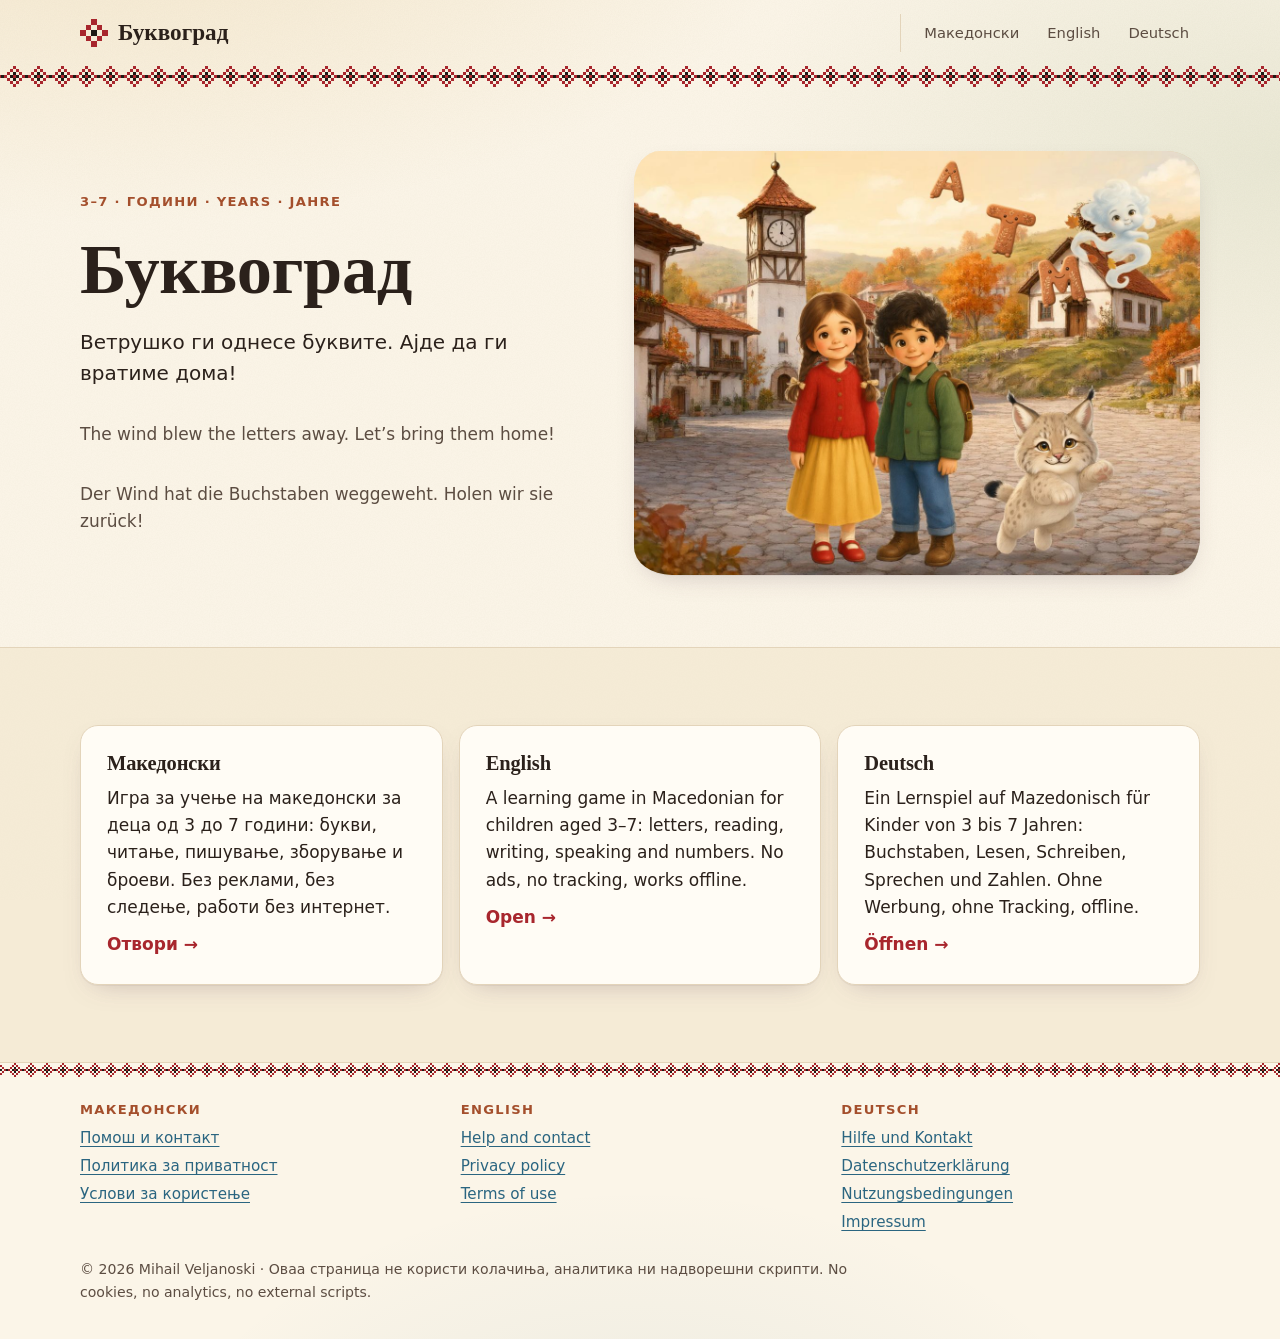
<file: index.html>
<!doctype html>
<html lang="mk">
<head>
<meta charset="utf-8">
<meta name="viewport" content="width=device-width, initial-scale=1">
<title>Буквоград · Bukvograd</title>
<meta name="description" content="Игра за учење на македонски за деца од 3 до 7 години. A Macedonian learning game for children aged 3–7. Ein Lernspiel auf Mazedonisch für Kinder von 3 bis 7.">
<meta name="color-scheme" content="light dark">
<link rel="icon" href="assets/favicon.svg" type="image/svg+xml">
<link rel="stylesheet" href="assets/style.css">
</head>
<body>
<a class="skip" href="#main">Скокни до содржината · Skip to content</a>

<header class="site-header">
  <div class="wrap header-inner">
    <a class="brand" href="index.html"><span class="brand-mark" aria-hidden="true"></span><span>Буквоград</span></a>
    <nav class="lang" aria-label="Јазик · Language · Sprache">
      <ul>
        <li><a href="mk/index.html" hreflang="mk" lang="mk">Македонски</a></li>
        <li><a href="en/index.html" hreflang="en" lang="en">English</a></li>
        <li><a href="de/index.html" hreflang="de" lang="de">Deutsch</a></li>
      </ul>
    </nav>
  </div>
  <div class="vez-band" aria-hidden="true"></div>
</header>

<main id="main">
  <section class="hero">
    <div class="wrap hero-grid">
      <div class="hero-copy">
        <p class="eyebrow">3–7 · <span lang="mk">години</span> · <span lang="en">years</span> · <span lang="de">Jahre</span></p>
        <h1>Буквоград</h1>
        <p class="lede">Ветрушко ги однесе буквите. Ајде да ги вратиме дома!</p>
        <p class="muted" lang="en">The wind blew the letters away. Let’s bring them home!</p>
        <p class="muted" lang="de">Der Wind hat die Buchstaben weggeweht. Holen wir sie zurück!</p>
      </div>
      <figure class="art tall-land">
        <img src="assets/img/hero.jpg" width="1200" height="900" alt="Ана и Марко на плоштадот во Буквоград, со Рисо и ветрето Ветрушко · Ana and Marko on the village square of Bukvograd, with Riso and Vetrushko the wind" decoding="async">
      </figure>
    </div>
  </section>

  <section class="section tint" aria-labelledby="choose">
    <div class="wrap">
      <h2 id="choose" class="visually-hidden">Изберете јазик · Choose a language · Sprache wählen</h2>
      <div class="chooser">
        <a class="card" href="mk/index.html" lang="mk" hreflang="mk">
          <h3>Македонски</h3>
          <p>Игра за учење на македонски за деца од 3 до 7 години: букви, читање, пишување, зборување и броеви. Без реклами, без следење, работи без интернет.</p>
          <span class="go">Отвори →</span>
        </a>
        <a class="card" href="en/index.html" lang="en" hreflang="en">
          <h3>English</h3>
          <p>A learning game in Macedonian for children aged 3–7: letters, reading, writing, speaking and numbers. No ads, no tracking, works offline.</p>
          <span class="go">Open →</span>
        </a>
        <a class="card" href="de/index.html" lang="de" hreflang="de">
          <h3>Deutsch</h3>
          <p>Ein Lernspiel auf Mazedonisch für Kinder von 3 bis 7 Jahren: Buchstaben, Lesen, Schreiben, Sprechen und Zahlen. Ohne Werbung, ohne Tracking, offline.</p>
          <span class="go">Öffnen →</span>
        </a>
      </div>
    </div>
  </section>
</main>

<footer class="site-footer">
  <div class="vez-band thin" aria-hidden="true"></div>
  <div class="wrap">
    <div class="footer-grid">
      <nav aria-label="Македонски" lang="mk">
        <h2>Македонски</h2>
        <ul>
          <li><a href="mk/support.html">Помош и контакт</a></li>
          <li><a href="mk/privacy.html">Политика за приватност</a></li>
          <li><a href="mk/terms.html">Услови за користење</a></li>
        </ul>
      </nav>
      <nav aria-label="English" lang="en">
        <h2>English</h2>
        <ul>
          <li><a href="en/support.html">Help and contact</a></li>
          <li><a href="en/privacy.html">Privacy policy</a></li>
          <li><a href="en/terms.html">Terms of use</a></li>
        </ul>
      </nav>
      <nav aria-label="Deutsch" lang="de">
        <h2>Deutsch</h2>
        <ul>
          <li><a href="de/support.html">Hilfe und Kontakt</a></li>
          <li><a href="de/privacy.html">Datenschutzerklärung</a></li>
          <li><a href="de/terms.html">Nutzungsbedingungen</a></li>
          <li><a href="de/support.html#impressum">Impressum</a></li>
        </ul>
      </nav>
    </div>
    <p class="fine">© 2026 Mihail Veljanoski · <span lang="mk">Оваа страница не користи колачиња, аналитика ни надворешни скрипти.</span> <span lang="en">No cookies, no analytics, no external scripts.</span></p>
  </div>
</footer>
</body>
</html>
</file>
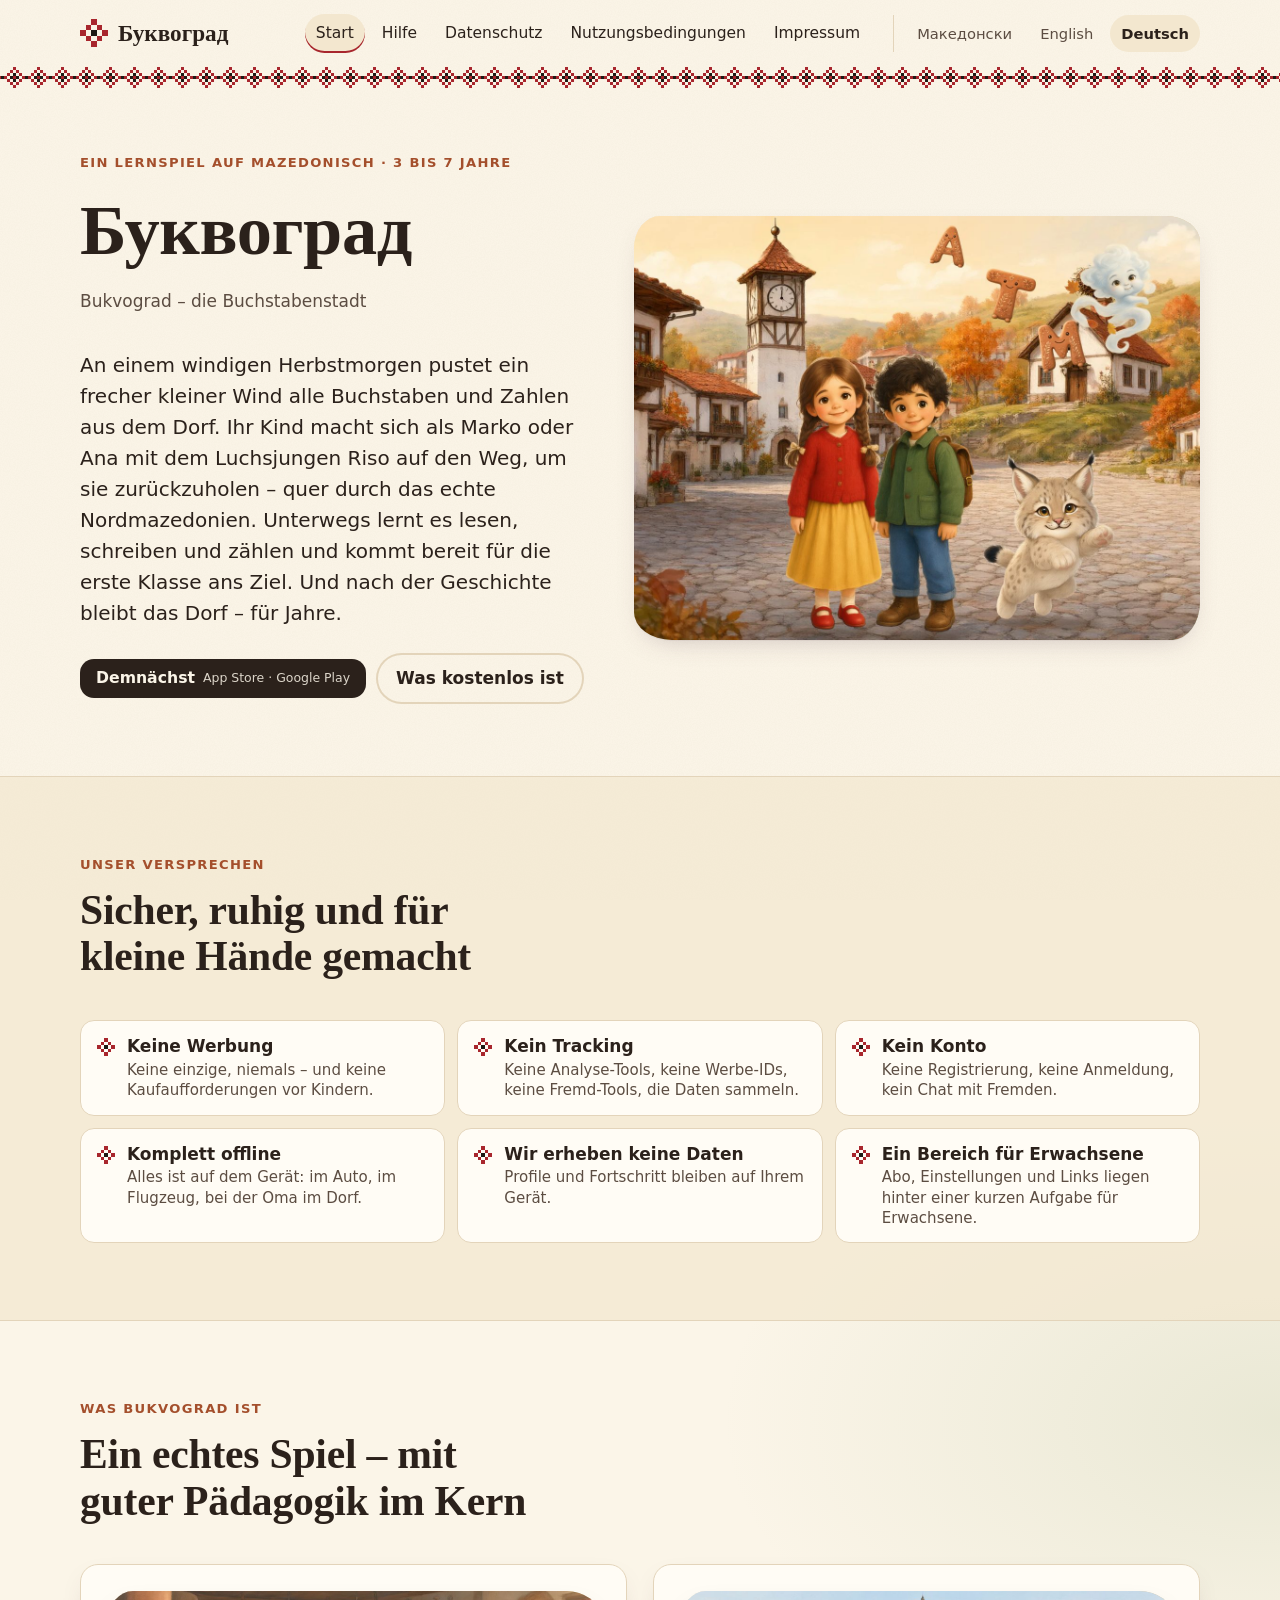
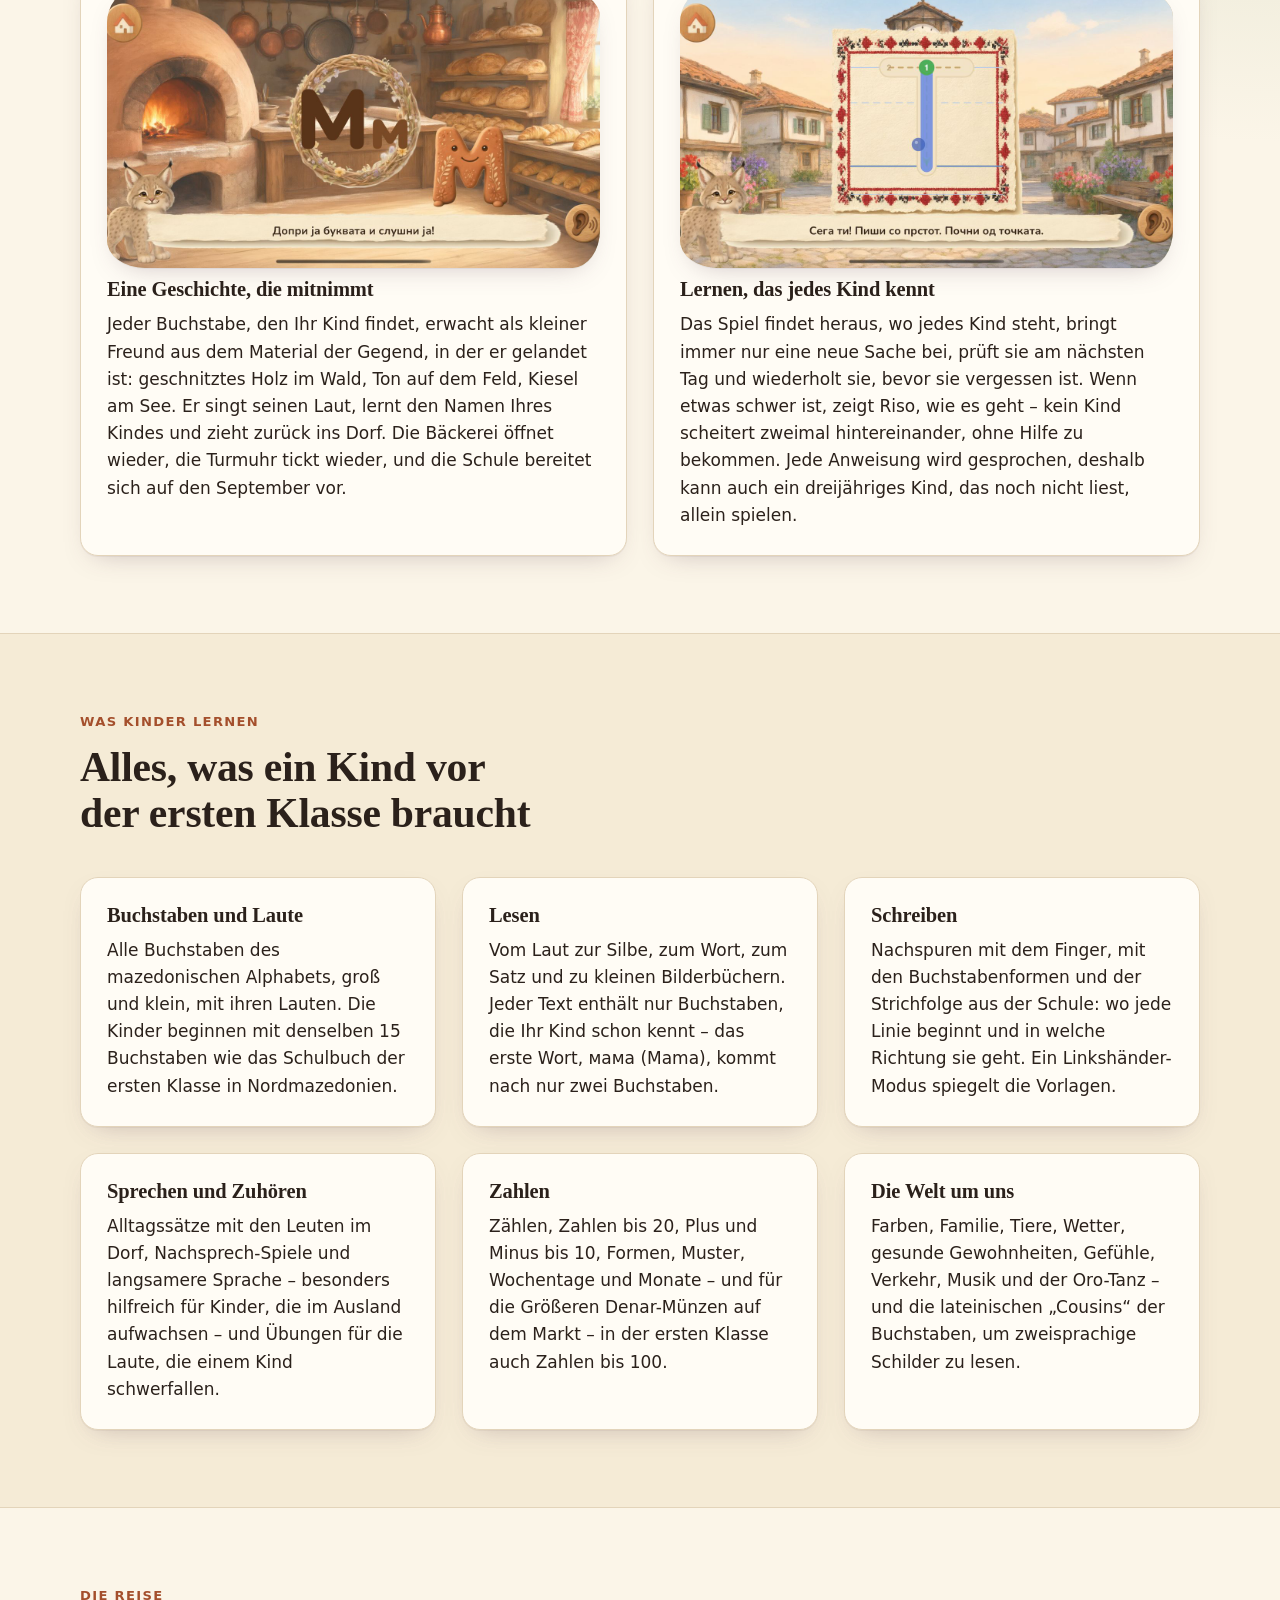
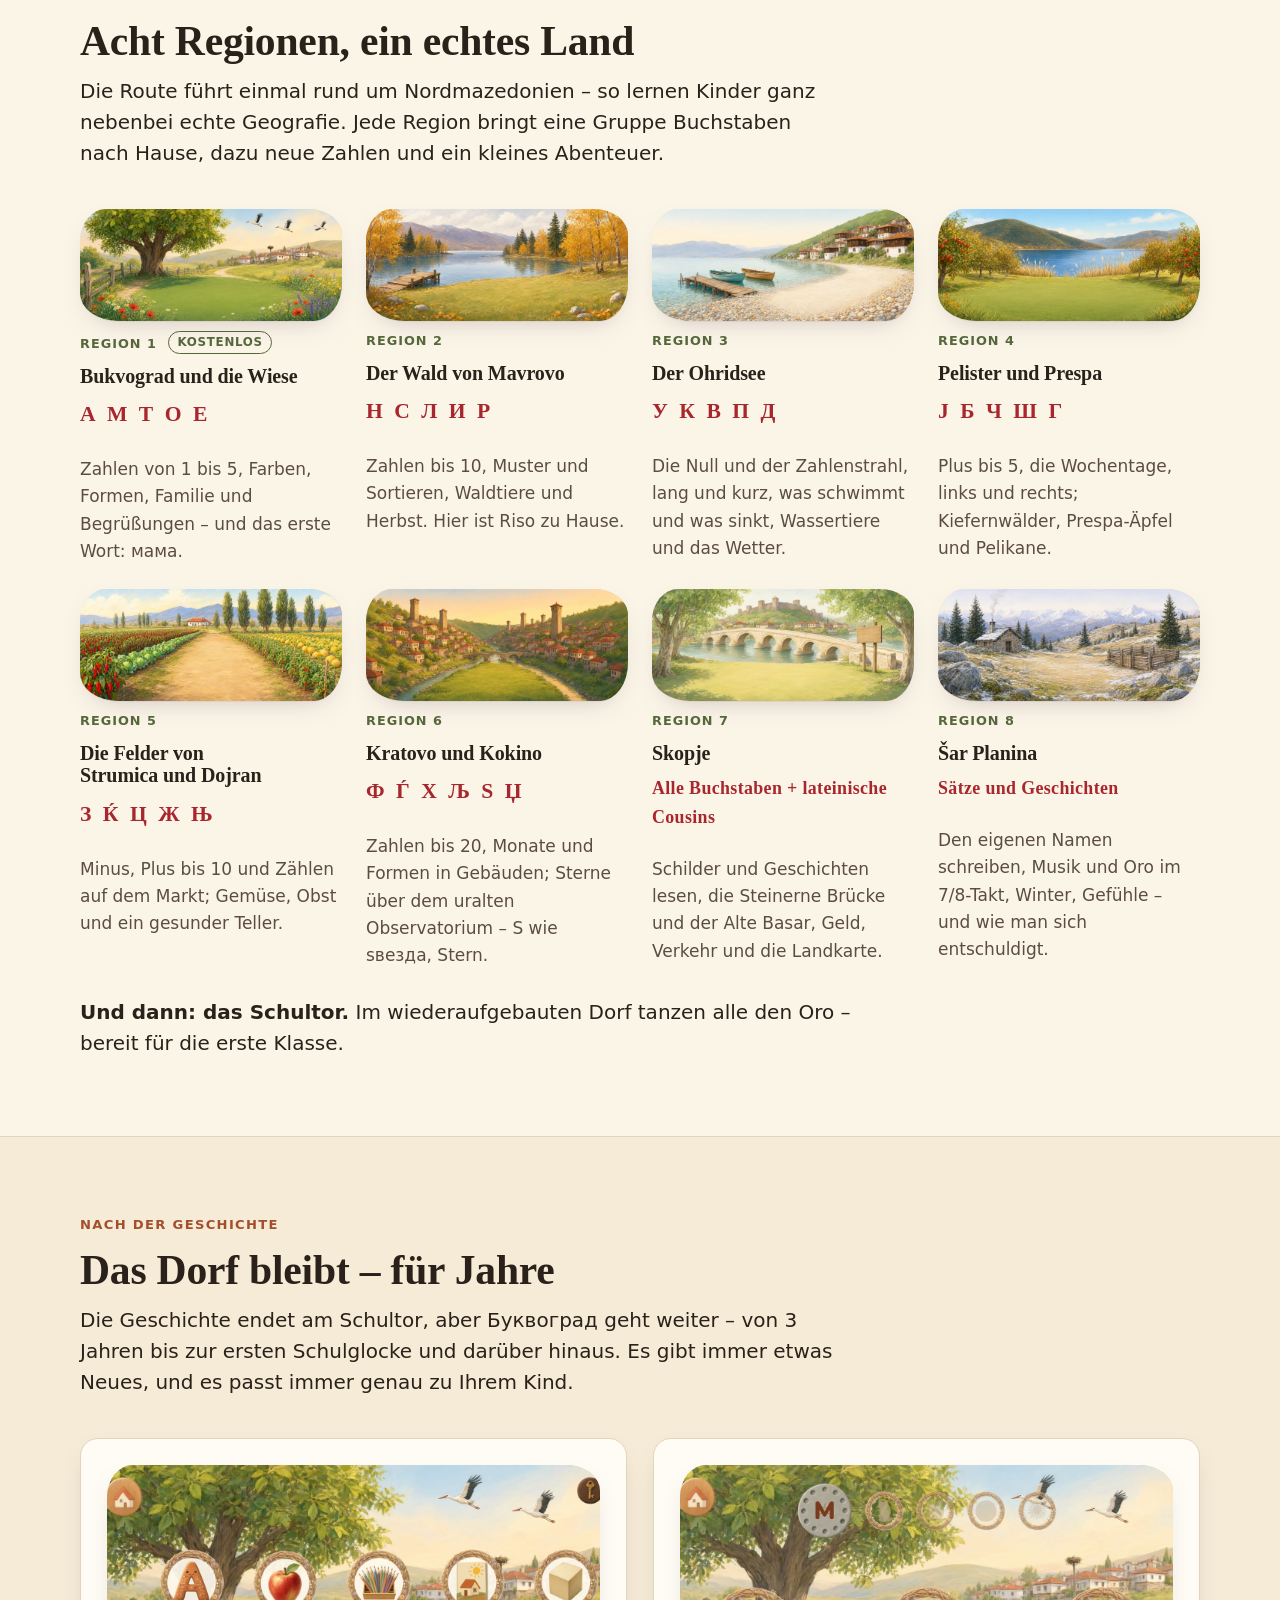
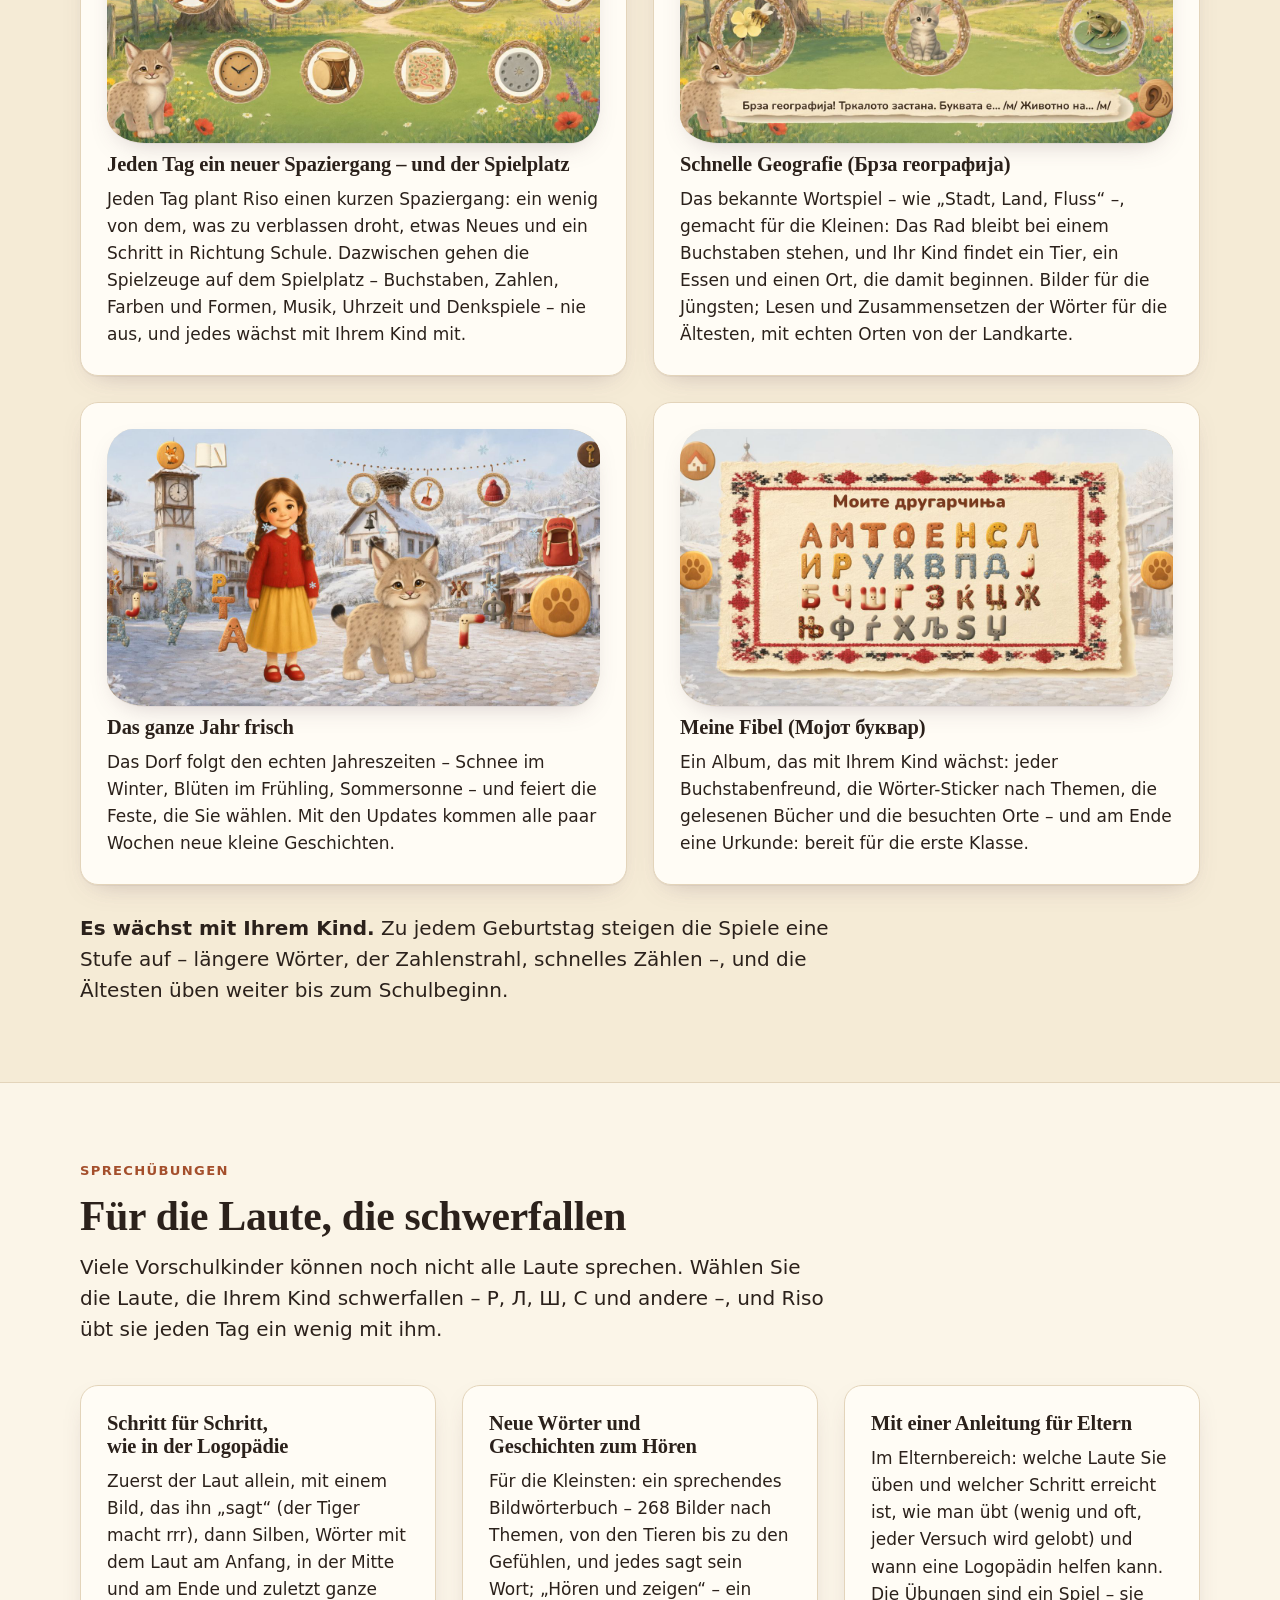
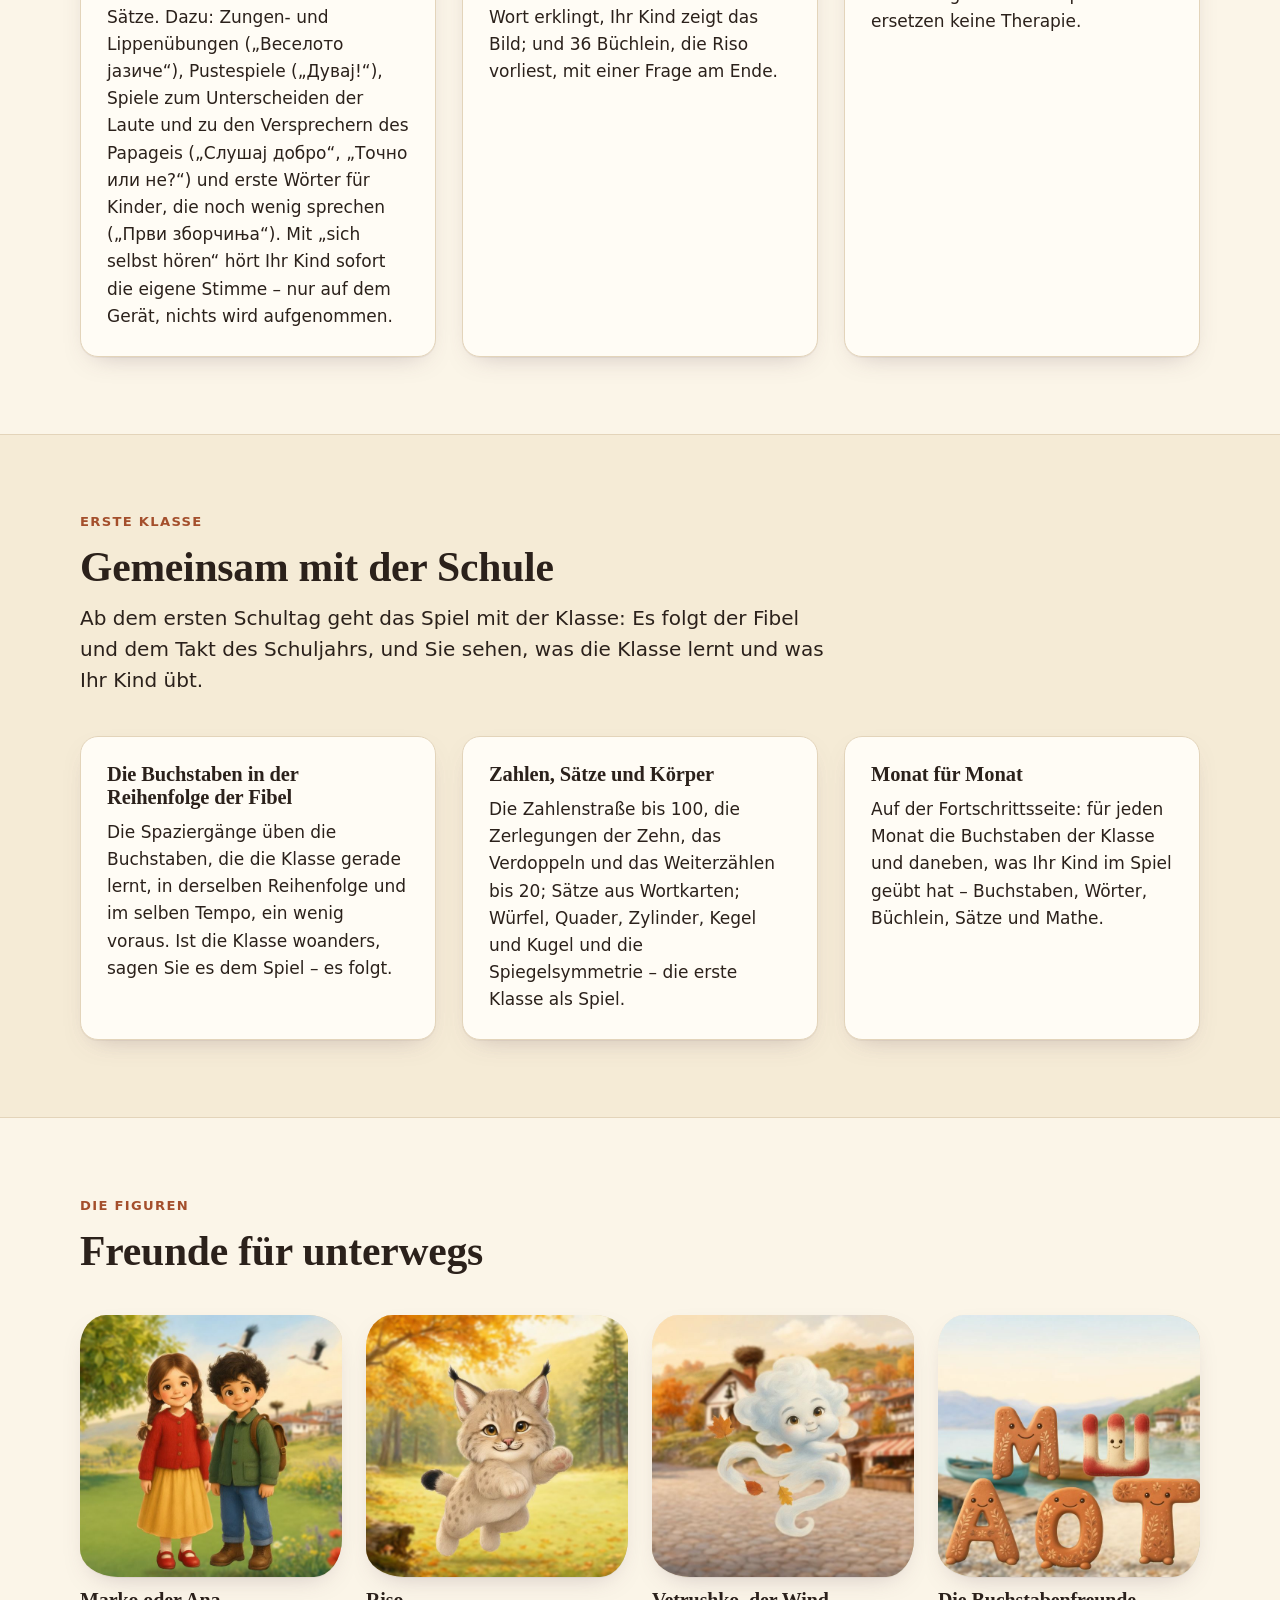
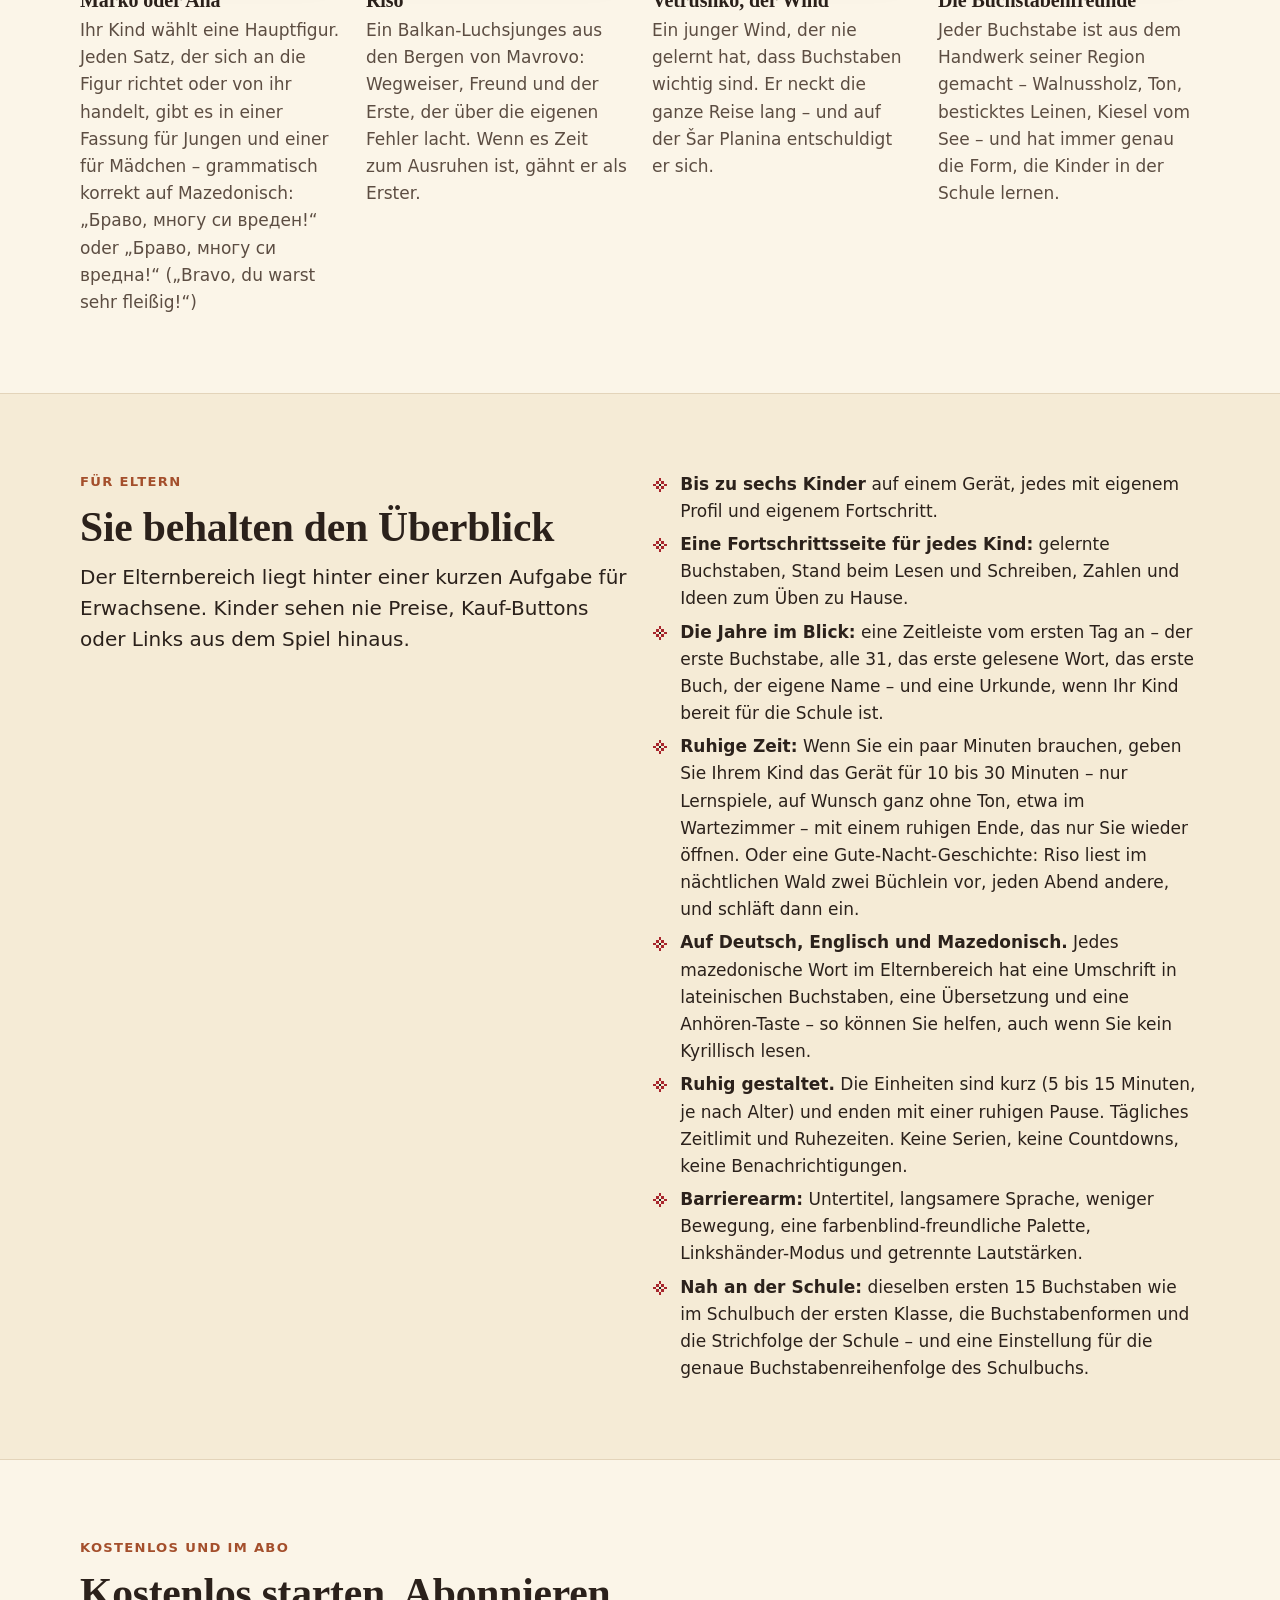
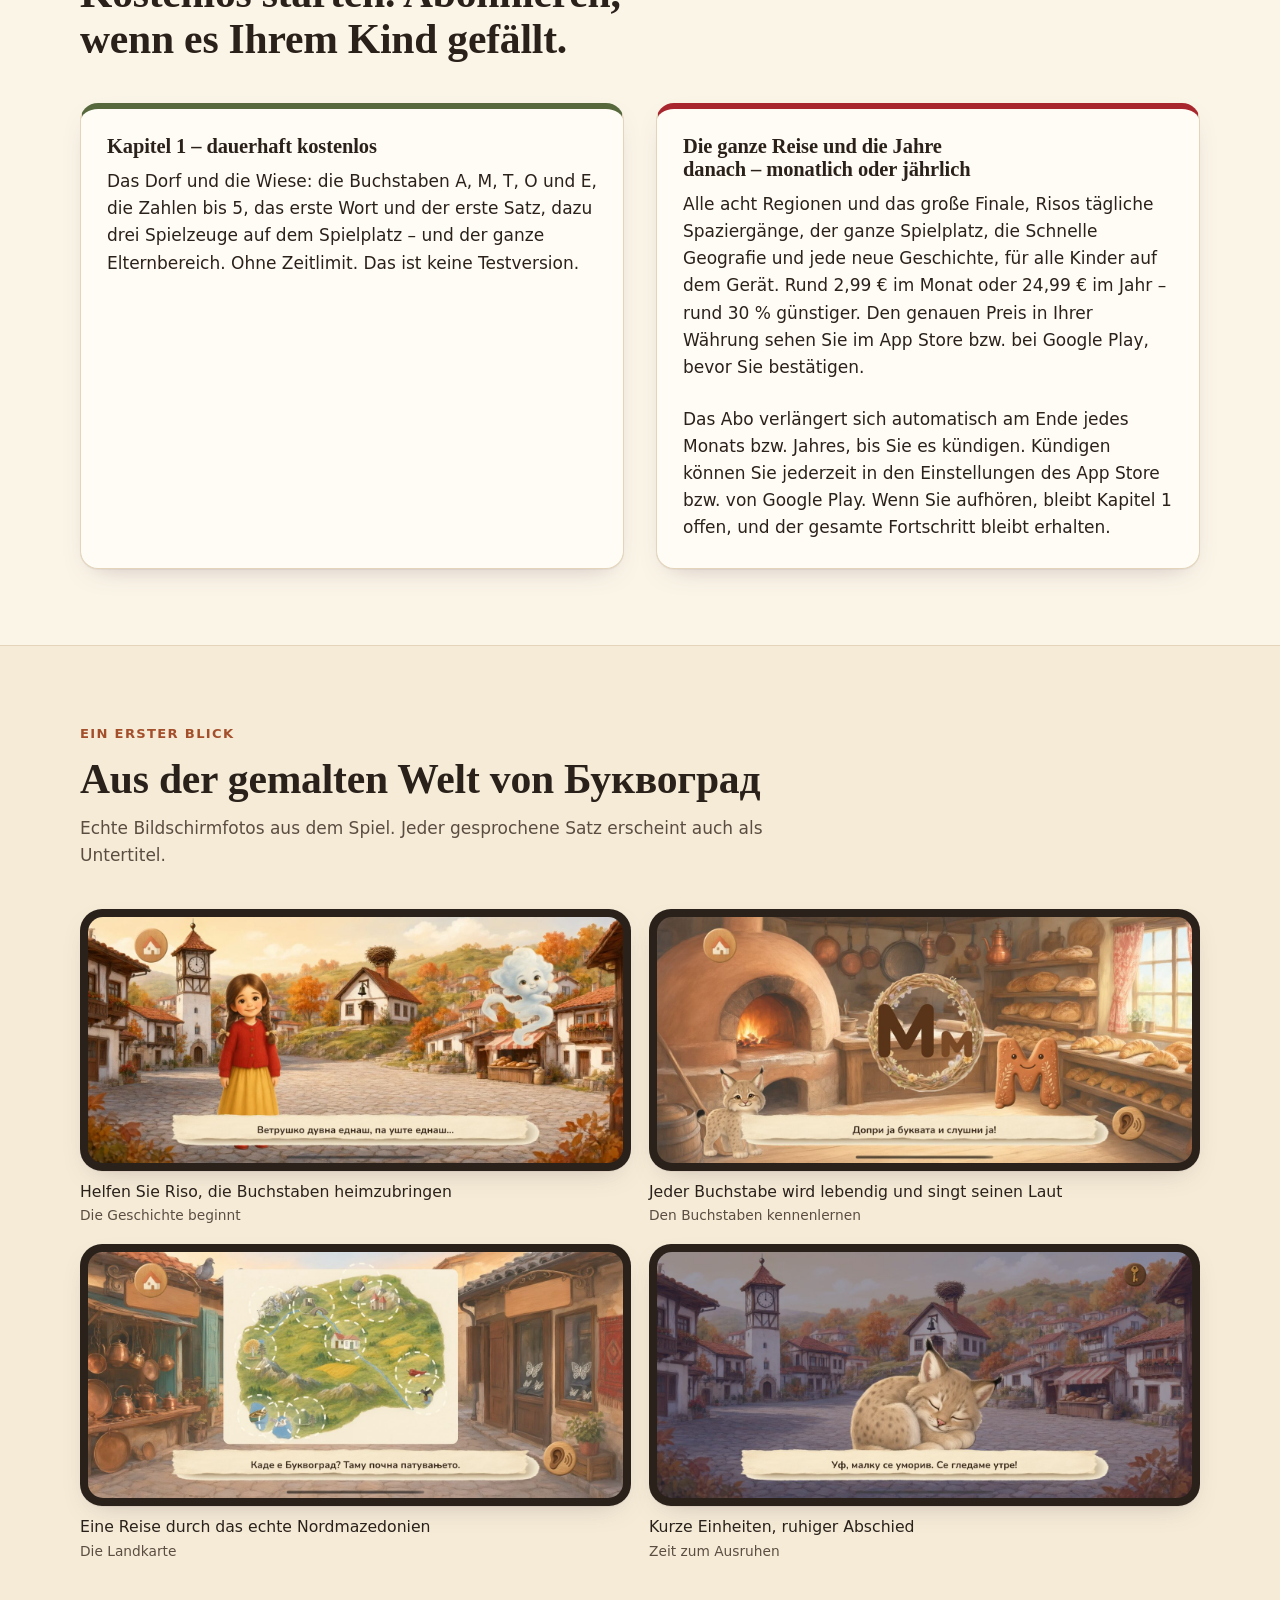
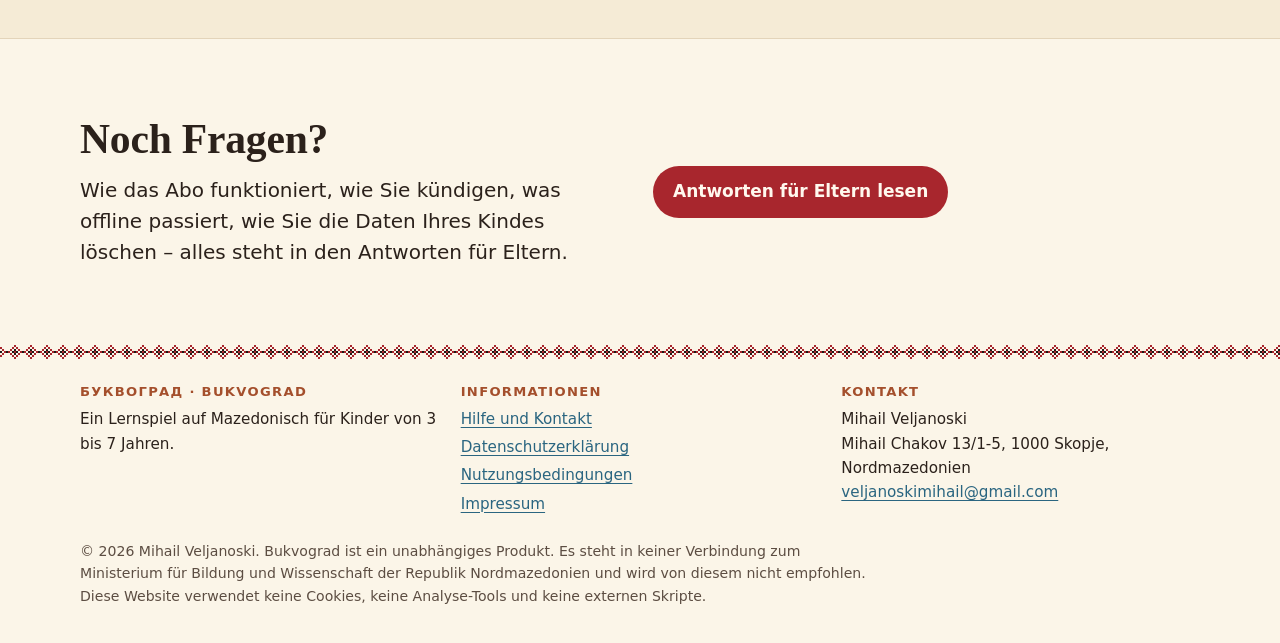
<file: de/index.html>
<!doctype html>
<html lang="de">
<head>
<meta charset="utf-8">
<meta name="viewport" content="width=device-width, initial-scale=1">
<title>Bukvograd (Буквоград) – Mazedonisch lesen, schreiben und zählen für Kinder von 3 bis 7</title>
<meta name="description" content="Ein Lernspiel mit Geschichte auf Mazedonisch für Kinder von 3 bis 7 Jahren: Buchstaben, Lesen, Schreiben, Sprechen und Zahlen – und ein Dorf, das jahrelang bleibt. Ohne Werbung, ohne Tracking, funktioniert komplett offline.">
<meta name="color-scheme" content="light dark">
<link rel="icon" href="../assets/favicon.svg" type="image/svg+xml">
<link rel="stylesheet" href="../assets/style.css">
</head>
<body>
<a class="skip" href="#main">Zum Inhalt springen</a>

<header class="site-header">
  <div class="wrap header-inner">
    <a class="brand" href="index.html"><span class="brand-mark" aria-hidden="true"></span><span lang="mk">Буквоград</span></a>
    <div class="nav-row">
      <nav class="site-nav" aria-label="Hauptmenü">
        <ul>
          <li><a href="index.html" aria-current="page">Start</a></li>
          <li><a href="support.html">Hilfe</a></li>
          <li><a href="privacy.html">Datenschutz</a></li>
          <li><a href="terms.html">Nutzungsbedingungen</a></li>
          <li><a href="support.html#impressum">Impressum</a></li>
        </ul>
      </nav>
      <nav class="lang" aria-label="Sprache">
        <ul>
          <li><a href="../mk/index.html" hreflang="mk" lang="mk">Македонски</a></li>
          <li><a href="../en/index.html" hreflang="en" lang="en">English</a></li>
          <li><a href="index.html" hreflang="de" lang="de" aria-current="true">Deutsch</a></li>
        </ul>
      </nav>
    </div>
  </div>
  <div class="vez-band" aria-hidden="true"></div>
</header>

<main id="main">

  <section class="hero">
    <div class="wrap hero-grid">
      <div class="hero-copy">
        <p class="eyebrow">Ein Lernspiel auf Mazedonisch · 3 bis 7 Jahre</p>
        <h1><span lang="mk">Буквоград</span></h1>
        <p class="muted">Bukvograd – die Buchstabenstadt</p>
        <p class="lede">An einem windigen Herbstmorgen pustet ein frecher kleiner Wind alle Buchstaben und Zahlen aus dem Dorf. Ihr Kind macht sich als Marko oder Ana mit dem Luchsjungen Riso auf den Weg, um sie zurückzuholen – quer durch das echte Nordmazedonien. Unterwegs lernt es lesen, schreiben und zählen und kommt bereit für die erste Klasse ans Ziel. Und nach der Geschichte bleibt das Dorf – für Jahre.</p>
        <div class="store-note">
          <span class="badge">Demnächst<small>App Store · Google Play</small></span>
          <a class="button ghost" href="#free">Was kostenlos ist</a>
        </div>
      </div>
      <figure class="art tall-land">
        <img src="../assets/img/hero.jpg" width="1200" height="900" alt="Ana und Marko auf dem Dorfplatz von Bukvograd, das Luchsjunge Riso springt voraus, und der Wind Vetrushko trägt drei Buchstaben in den Himmel." decoding="async">
      </figure>
    </div>
  </section>

  <section class="section tint" aria-labelledby="promise-title">
    <div class="wrap">
      <div class="section-head">
        <p class="eyebrow">Unser Versprechen</p>
        <h2 id="promise-title">Sicher, ruhig und für kleine Hände gemacht</h2>
      </div>
      <ul class="promise">
        <li>Keine Werbung<span>Keine einzige, niemals – und keine Kaufaufforderungen vor Kindern.</span></li>
        <li>Kein Tracking<span>Keine Analyse-Tools, keine Werbe-IDs, keine Fremd-Tools, die Daten sammeln.</span></li>
        <li>Kein Konto<span>Keine Registrierung, keine Anmeldung, kein Chat mit Fremden.</span></li>
        <li>Komplett offline<span>Alles ist auf dem Gerät: im Auto, im Flugzeug, bei der Oma im Dorf.</span></li>
        <li>Wir erheben keine Daten<span>Profile und Fortschritt bleiben auf Ihrem Gerät.</span></li>
        <li>Ein Bereich für Erwachsene<span>Abo, Einstellungen und Links liegen hinter einer kurzen Aufgabe für Erwachsene.</span></li>
      </ul>
    </div>
  </section>

  <section class="section" aria-labelledby="what-title">
    <div class="wrap">
      <div class="section-head">
        <p class="eyebrow">Was Bukvograd ist</p>
        <h2 id="what-title">Ein echtes Spiel – mit guter Pädagogik im Kern</h2>
      </div>
      <div class="grid two">
        <article class="card">
          <figure class="art wide">
            <img src="../assets/img/story.jpg" width="1280" height="720" alt="In der Bäckerei ist der Buchstabe М lebendig geworden und wartet darauf, berührt zu werden; Riso sitzt neben dem mazedonischen Untertitel „Berühre den Buchstaben und hör ihn dir an!“" loading="lazy" decoding="async">
          </figure>
          <h3>Eine Geschichte, die mitnimmt</h3>
          <p>Jeder Buchstabe, den Ihr Kind findet, erwacht als kleiner Freund aus dem Material der Gegend, in der er gelandet ist: geschnitztes Holz im Wald, Ton auf dem Feld, Kiesel am See. Er singt seinen Laut, lernt den Namen Ihres Kindes und zieht zurück ins Dorf. Die Bäckerei öffnet wieder, die Turmuhr tickt wieder, und die Schule bereitet sich auf den September vor.</p>
        </article>
        <article class="card">
          <figure class="art wide">
            <img src="../assets/img/teacher.jpg" width="1280" height="720" alt="Den Buchstaben Т mit dem Finger schreiben: Ein grüner Punkt zeigt, wo es losgeht, und Riso sagt auf Mazedonisch: „Jetzt du! Schreib mit dem Finger. Fang beim Punkt an.“" loading="lazy" decoding="async">
          </figure>
          <h3>Lernen, das jedes Kind kennt</h3>
          <p>Das Spiel findet heraus, wo jedes Kind steht, bringt immer nur eine neue Sache bei, prüft sie am nächsten Tag und wiederholt sie, bevor sie vergessen ist. Wenn etwas schwer ist, zeigt Riso, wie es geht – kein Kind scheitert zweimal hintereinander, ohne Hilfe zu bekommen. Jede Anweisung wird gesprochen, deshalb kann auch ein dreijähriges Kind, das noch nicht liest, allein spielen.</p>
        </article>
      </div>
    </div>
  </section>

  <section class="section tint" aria-labelledby="learn-title">
    <div class="wrap">
      <div class="section-head">
        <p class="eyebrow">Was Kinder lernen</p>
        <h2 id="learn-title">Alles, was ein Kind vor der ersten Klasse braucht</h2>
      </div>
      <div class="grid three">
        <article class="card">
          <h3>Buchstaben und Laute</h3>
          <p>Alle Buchstaben des mazedonischen Alphabets, groß und klein, mit ihren Lauten. Die Kinder beginnen mit denselben 15 Buchstaben wie das Schulbuch der ersten Klasse in Nordmazedonien.</p>
        </article>
        <article class="card">
          <h3>Lesen</h3>
          <p>Vom Laut zur Silbe, zum Wort, zum Satz und zu kleinen Bilderbüchern. Jeder Text enthält nur Buchstaben, die Ihr Kind schon kennt – das erste Wort, <span lang="mk">мама</span> (Mama), kommt nach nur zwei Buchstaben.</p>
        </article>
        <article class="card">
          <h3>Schreiben</h3>
          <p>Nachspuren mit dem Finger, mit den Buchstabenformen und der Strichfolge aus der Schule: wo jede Linie beginnt und in welche Richtung sie geht. Ein Linkshänder-Modus spiegelt die Vorlagen.</p>
        </article>
        <article class="card">
          <h3>Sprechen und Zuhören</h3>
          <p>Alltagssätze mit den Leuten im Dorf, Nachsprech-Spiele und langsamere Sprache – besonders hilfreich für Kinder, die im Ausland aufwachsen – und Übungen für die Laute, die einem Kind schwerfallen.</p>
        </article>
        <article class="card">
          <h3>Zahlen</h3>
          <p>Zählen, Zahlen bis 20, Plus und Minus bis 10, Formen, Muster, Wochentage und Monate – und für die Größeren Denar-Münzen auf dem Markt – in der ersten Klasse auch Zahlen bis 100.</p>
        </article>
        <article class="card">
          <h3>Die Welt um uns</h3>
          <p>Farben, Familie, Tiere, Wetter, gesunde Gewohnheiten, Gefühle, Verkehr, Musik und der Oro-Tanz – und die lateinischen „Cousins“ der Buchstaben, um zweisprachige Schilder zu lesen.</p>
        </article>
      </div>
    </div>
  </section>

  <section class="section" aria-labelledby="journey-title">
    <div class="wrap">
      <div class="section-head">
        <p class="eyebrow">Die Reise</p>
        <h2 id="journey-title">Acht Regionen, ein echtes Land</h2>
        <p class="lede">Die Route führt einmal rund um Nordmazedonien – so lernen Kinder ganz nebenbei echte Geografie. Jede Region bringt eine Gruppe Buchstaben nach Hause, dazu neue Zahlen und ein kleines Abenteuer.</p>
      </div>
      <div class="lands">
        <article class="land-card">
          <figure class="art land"><img src="../assets/img/land-1.jpg" width="1400" height="600" alt="Eine grüne Wiese mit Mohnblumen, einem großen Walnussbaum und Störchen über dem Dorf." loading="lazy" decoding="async"></figure>
          <p class="num">Region 1 <span class="pill">Kostenlos</span></p>
          <h3>Bukvograd und die Wiese</h3>
          <p class="letters" lang="mk">А М Т О Е</p>
          <p class="muted">Zahlen von 1 bis 5, Farben, Formen, Familie und Begrüßungen – und das erste Wort: <span lang="mk">мама</span>.</p>
        </article>
        <article class="land-card">
          <figure class="art land"><img src="../assets/img/land-2.jpg" width="1400" height="600" alt="Der Mavrovo-See im Herbst: goldene Birken, dunkle Kiefern und ein hölzerner Steg." loading="lazy" decoding="async"></figure>
          <p class="num">Region 2</p>
          <h3>Der Wald von Mavrovo</h3>
          <p class="letters" lang="mk">Н С Л И Р</p>
          <p class="muted">Zahlen bis 10, Muster und Sortieren, Waldtiere und Herbst. Hier ist Riso zu Hause.</p>
        </article>
        <article class="land-card">
          <figure class="art land"><img src="../assets/img/land-3.jpg" width="1400" height="600" alt="Der Ohridsee: zwei Holzboote am Steg und weiße Häuser am grünen Hang." loading="lazy" decoding="async"></figure>
          <p class="num">Region 3</p>
          <h3>Der Ohridsee</h3>
          <p class="letters" lang="mk">У К В П Д</p>
          <p class="muted">Die Null und der Zahlenstrahl, lang und kurz, was schwimmt und was sinkt, Wassertiere und das Wetter.</p>
        </article>
        <article class="land-card">
          <figure class="art land"><img src="../assets/img/land-4.jpg" width="1400" height="600" alt="Apfelgärten am Ufer des Prespasees, unter den Hügeln des Pelister." loading="lazy" decoding="async"></figure>
          <p class="num">Region 4</p>
          <h3>Pelister und Prespa</h3>
          <p class="letters" lang="mk">Ј Б Ч Ш Г</p>
          <p class="muted">Plus bis 5, die Wochentage, links und rechts; Kiefernwälder, Prespa-Äpfel und Pelikane.</p>
        </article>
        <article class="land-card">
          <figure class="art land"><img src="../assets/img/land-5.jpg" width="1400" height="600" alt="Felder mit roten Paprika, Kohl und Tomaten bei Strumica, dahinter eine Pappelreihe." loading="lazy" decoding="async"></figure>
          <p class="num">Region 5</p>
          <h3>Die Felder von Strumica und Dojran</h3>
          <p class="letters" lang="mk">З Ќ Ц Ж Њ</p>
          <p class="muted">Minus, Plus bis 10 und Zählen auf dem Markt; Gemüse, Obst und ein gesunder Teller.</p>
        </article>
        <article class="land-card">
          <figure class="art land"><img src="../assets/img/land-6.jpg" width="1400" height="600" alt="Die Steintürme und roten Dächer von Kratovo im alten Vulkankrater, dazwischen ein gewundener Bach." loading="lazy" decoding="async"></figure>
          <p class="num">Region 6</p>
          <h3>Kratovo und Kokino</h3>
          <p class="letters" lang="mk">Ф Ѓ Х Љ Ѕ Џ</p>
          <p class="muted">Zahlen bis 20, Monate und Formen in Gebäuden; Sterne über dem uralten Observatorium – <span lang="mk">Ѕ</span> wie <span lang="mk">ѕвезда</span>, Stern.</p>
        </article>
        <article class="land-card">
          <figure class="art land"><img src="../assets/img/land-7.jpg" width="1400" height="600" alt="Die Steinerne Brücke über den Vardar in Skopje, dahinter die Festung Kale auf dem Hügel." loading="lazy" decoding="async"></figure>
          <p class="num">Region 7</p>
          <h3>Skopje</h3>
          <p class="letters words">Alle Buchstaben + lateinische Cousins</p>
          <p class="muted">Schilder und Geschichten lesen, die Steinerne Brücke und der Alte Basar, Geld, Verkehr und die Landkarte.</p>
        </article>
        <article class="land-card">
          <figure class="art land"><img src="../assets/img/land-8.jpg" width="1400" height="600" alt="Eine Steinhütte und ein hölzerner Schafpferch auf der Šar Planina, mit dem ersten Schnee auf den Gipfeln." loading="lazy" decoding="async"></figure>
          <p class="num">Region 8</p>
          <h3>Šar Planina</h3>
          <p class="letters words">Sätze und Geschichten</p>
          <p class="muted">Den eigenen Namen schreiben, Musik und Oro im 7/8-Takt, Winter, Gefühle – und wie man sich entschuldigt.</p>
        </article>
      </div>
      <p class="lede mt-lg"><strong>Und dann: das Schultor.</strong> Im wiederaufgebauten Dorf tanzen alle den Oro – bereit für die erste Klasse.</p>
    </div>
  </section>

  <section class="section tint" id="years" aria-labelledby="years-title">
    <div class="wrap">
      <div class="section-head">
        <p class="eyebrow">Nach der Geschichte</p>
        <h2 id="years-title">Das Dorf bleibt – für Jahre</h2>
        <p class="lede">Die Geschichte endet am Schultor, aber <span lang="mk">Буквоград</span> geht weiter – von 3 Jahren bis zur ersten Schulglocke und darüber hinaus. Es gibt immer etwas Neues, und es passt immer genau zu Ihrem Kind.</p>
      </div>
      <div class="grid pairs">
        <article class="card">
          <figure class="art wide"><img src="../assets/img/years-playground.jpg" width="1280" height="720" alt="Der Spielplatz auf der Wiese: ein Regal mit runden Spielzeugen – ein Buchstabe, ein Apfel, Buntstifte, ein Bild, ein Würfel, eine Uhr, eine Trommel, ein Labyrinth und ein Steinrad – daneben Riso." loading="lazy" decoding="async"></figure>
          <h3>Jeden Tag ein neuer Spaziergang – und der Spielplatz</h3>
          <p>Jeden Tag plant Riso einen kurzen Spaziergang: ein wenig von dem, was zu verblassen droht, etwas Neues und ein Schritt in Richtung Schule. Dazwischen gehen die Spielzeuge auf dem Spielplatz – Buchstaben, Zahlen, Farben und Formen, Musik, Uhrzeit und Denkspiele – nie aus, und jedes wächst mit Ihrem Kind mit.</p>
        </article>
        <article class="card">
          <figure class="art wide"><img src="../assets/img/years-geo.jpg" width="1280" height="720" alt="Schnelle Geografie: Das Steinrad ist bei М stehen geblieben, und Riso sucht ein Tier, das mit М beginnt – eine Biene, ein Kätzchen oder ein Frosch?" loading="lazy" decoding="async"></figure>
          <h3>Schnelle Geografie (<span lang="mk">Брза географија</span>)</h3>
          <p>Das bekannte Wortspiel – wie „Stadt, Land, Fluss“ –, gemacht für die Kleinen: Das Rad bleibt bei einem Buchstaben stehen, und Ihr Kind findet ein Tier, ein Essen und einen Ort, die damit beginnen. Bilder für die Jüngsten; Lesen und Zusammensetzen der Wörter für die Ältesten, mit echten Orten von der Landkarte.</p>
        </article>
        <article class="card">
          <figure class="art wide"><img src="../assets/img/years-seasons.jpg" width="1280" height="720" alt="Der Dorfplatz im Winter: Schnee auf den Dächern, die Girlande mit dem Thema der Woche über dem Platz, Ana und Riso zwischen den Buchstabenfreunden." loading="lazy" decoding="async"></figure>
          <h3>Das ganze Jahr frisch</h3>
          <p>Das Dorf folgt den echten Jahreszeiten – Schnee im Winter, Blüten im Frühling, Sommersonne – und feiert die Feste, die Sie wählen. Mit den Updates kommen alle paar Wochen neue kleine Geschichten.</p>
        </article>
        <article class="card">
          <figure class="art wide"><img src="../assets/img/years-album.jpg" width="1280" height="720" alt="„Мојот буквар“ (Meine Fibel): eine bestickte Seite mit allen 31 Buchstabenfreunden des mazedonischen Alphabets." loading="lazy" decoding="async"></figure>
          <h3>Meine Fibel (<span lang="mk">Мојот буквар</span>)</h3>
          <p>Ein Album, das mit Ihrem Kind wächst: jeder Buchstabenfreund, die Wörter-Sticker nach Themen, die gelesenen Bücher und die besuchten Orte – und am Ende eine Urkunde: bereit für die erste Klasse.</p>
        </article>
      </div>
      <p class="lede mt-lg"><strong>Es wächst mit Ihrem Kind.</strong> Zu jedem Geburtstag steigen die Spiele eine Stufe auf – längere Wörter, der Zahlenstrahl, schnelles Zählen –, und die Ältesten üben weiter bis zum Schulbeginn.</p>
    </div>
  </section>

  <section class="section" id="speech" aria-labelledby="speech-title">
    <div class="wrap">
      <div class="section-head">
        <p class="eyebrow">Sprechübungen</p>
        <h2 id="speech-title">Für die Laute, die schwerfallen</h2>
        <p class="lede">Viele Vorschulkinder können noch nicht alle Laute sprechen. Wählen Sie die Laute, die Ihrem Kind schwerfallen – Р, Л, Ш, С und andere –, und Riso übt sie jeden Tag ein wenig mit ihm.</p>
      </div>
      <div class="grid three">
        <article class="card">
          <h3>Schritt für Schritt, wie in der Logopädie</h3>
          <p>Zuerst der Laut allein, mit einem Bild, das ihn „sagt“ (der Tiger macht rrr), dann Silben, Wörter mit dem Laut am Anfang, in der Mitte und am Ende und zuletzt ganze Sätze. Dazu: Zungen- und Lippenübungen („Веселото јазиче“), Pustespiele („Дувај!“), Spiele zum Unterscheiden der Laute und zu den Versprechern des Papageis („Слушај добро“, „Точно или не?“) und erste Wörter für Kinder, die noch wenig sprechen („Први зборчиња“). Mit „sich selbst hören“ hört Ihr Kind sofort die eigene Stimme – nur auf dem Gerät, nichts wird aufgenommen.</p>
        </article>
        <article class="card">
          <h3>Neue Wörter und Geschichten zum Hören</h3>
          <p>Für die Kleinsten: ein sprechendes Bildwörterbuch – 268 Bilder nach Themen, von den Tieren bis zu den Gefühlen, und jedes sagt sein Wort; „Hören und zeigen“ – ein Wort erklingt, Ihr Kind zeigt das Bild; und 36 Büchlein, die Riso vorliest, mit einer Frage am Ende.</p>
        </article>
        <article class="card">
          <h3>Mit einer Anleitung für Eltern</h3>
          <p>Im Elternbereich: welche Laute Sie üben und welcher Schritt erreicht ist, wie man übt (wenig und oft, jeder Versuch wird gelobt) und wann eine Logopädin helfen kann. Die Übungen sind ein Spiel – sie ersetzen keine Therapie.</p>
        </article>
      </div>
    </div>
  </section>

  <section class="section tint" id="first-grade" aria-labelledby="first-grade-title">
    <div class="wrap">
      <div class="section-head">
        <p class="eyebrow">Erste Klasse</p>
        <h2 id="first-grade-title">Gemeinsam mit der Schule</h2>
        <p class="lede">Ab dem ersten Schultag geht das Spiel mit der Klasse: Es folgt der Fibel und dem Takt des Schuljahrs, und Sie sehen, was die Klasse lernt und was Ihr Kind übt.</p>
      </div>
      <div class="grid three">
        <article class="card">
          <h3>Die Buchstaben in der Reihenfolge der Fibel</h3>
          <p>Die Spaziergänge üben die Buchstaben, die die Klasse gerade lernt, in derselben Reihenfolge und im selben Tempo, ein wenig voraus. Ist die Klasse woanders, sagen Sie es dem Spiel – es folgt.</p>
        </article>
        <article class="card">
          <h3>Zahlen, Sätze und Körper</h3>
          <p>Die Zahlenstraße bis 100, die Zerlegungen der Zehn, das Verdoppeln und das Weiterzählen bis 20; Sätze aus Wortkarten; Würfel, Quader, Zylinder, Kegel und Kugel und die Spiegelsymmetrie – die erste Klasse als Spiel.</p>
        </article>
        <article class="card">
          <h3>Monat für Monat</h3>
          <p>Auf der Fortschrittsseite: für jeden Monat die Buchstaben der Klasse und daneben, was Ihr Kind im Spiel geübt hat – Buchstaben, Wörter, Büchlein, Sätze und Mathe.</p>
        </article>
      </div>
    </div>
  </section>

  <section class="section" aria-labelledby="cast-title">
    <div class="wrap">
      <div class="section-head">
        <p class="eyebrow">Die Figuren</p>
        <h2 id="cast-title">Freunde für unterwegs</h2>
      </div>
      <div class="cast">
        <article>
          <figure class="art square"><img src="../assets/img/cast-heroes.jpg" width="700" height="700" alt="Ana und Marko nebeneinander auf der Wiese: Ana in roter Strickjacke und senfgelbem Rock, Marko in grüner Jacke mit Schulranzen." loading="lazy" decoding="async"></figure>
          <h3>Marko oder Ana</h3>
          <p>Ihr Kind wählt eine Hauptfigur. Jeden Satz, der sich an die Figur richtet oder von ihr handelt, gibt es in einer Fassung für Jungen und einer für Mädchen – grammatisch korrekt auf Mazedonisch: <span lang="mk">„Браво, многу си вреден!“</span> oder <span lang="mk">„Браво, многу си вредна!“</span> („Bravo, du warst sehr fleißig!“)</p>
        </article>
        <article>
          <figure class="art square"><img src="../assets/img/cast-riso.jpg" width="700" height="700" alt="Das Luchsjunge Riso springt vor Freude im Herbstwald." loading="lazy" decoding="async"></figure>
          <h3>Riso</h3>
          <p>Ein Balkan-Luchsjunges aus den Bergen von Mavrovo: Wegweiser, Freund und der Erste, der über die eigenen Fehler lacht. Wenn es Zeit zum Ausruhen ist, gähnt er als Erster.</p>
        </article>
        <article>
          <figure class="art square"><img src="../assets/img/cast-wind.jpg" width="700" height="700" alt="Vetrushko, ein weicher Windwirbel mit frechem Gesicht, spielt mit Herbstlaub über dem Dorfplatz." loading="lazy" decoding="async"></figure>
          <h3>Vetrushko, der Wind</h3>
          <p>Ein junger Wind, der nie gelernt hat, dass Buchstaben wichtig sind. Er neckt die ganze Reise lang – und auf der Šar Planina entschuldigt er sich.</p>
        </article>
        <article>
          <figure class="art square"><img src="../assets/img/cast-friends.jpg" width="700" height="700" alt="Fünf Buchstabenfreunde am Ohridsee – М, Ш, А, О und Т aus Ton und besticktem Filz –, alle lächelnd." loading="lazy" decoding="async"></figure>
          <h3>Die Buchstabenfreunde</h3>
          <p>Jeder Buchstabe ist aus dem Handwerk seiner Region gemacht – Walnussholz, Ton, besticktes Leinen, Kiesel vom See – und hat immer genau die Form, die Kinder in der Schule lernen.</p>
        </article>
      </div>
    </div>
  </section>

  <section class="section tint" aria-labelledby="parents-title">
    <div class="wrap grid two">
      <div class="section-head mb-0">
        <p class="eyebrow">Für Eltern</p>
        <h2 id="parents-title">Sie behalten den Überblick</h2>
        <p class="lede">Der Elternbereich liegt hinter einer kurzen Aufgabe für Erwachsene. Kinder sehen nie Preise, Kauf-Buttons oder Links aus dem Spiel hinaus.</p>
      </div>
      <ul class="diamond-list">
        <li><strong>Bis zu sechs Kinder</strong> auf einem Gerät, jedes mit eigenem Profil und eigenem Fortschritt.</li>
        <li><strong>Eine Fortschrittsseite für jedes Kind:</strong> gelernte Buchstaben, Stand beim Lesen und Schreiben, Zahlen und Ideen zum Üben zu Hause.</li>
        <li><strong>Die Jahre im Blick:</strong> eine Zeitleiste vom ersten Tag an – der erste Buchstabe, alle 31, das erste gelesene Wort, das erste Buch, der eigene Name – und eine Urkunde, wenn Ihr Kind bereit für die Schule ist.</li>
        <li><strong>Ruhige Zeit:</strong> Wenn Sie ein paar Minuten brauchen, geben Sie Ihrem Kind das Gerät für 10 bis 30 Minuten – nur Lernspiele, auf Wunsch ganz ohne Ton, etwa im Wartezimmer – mit einem ruhigen Ende, das nur Sie wieder öffnen. Oder eine Gute-Nacht-Geschichte: Riso liest im nächtlichen Wald zwei Büchlein vor, jeden Abend andere, und schläft dann ein.</li>
        <li><strong>Auf Deutsch, Englisch und Mazedonisch.</strong> Jedes mazedonische Wort im Elternbereich hat eine Umschrift in lateinischen Buchstaben, eine Übersetzung und eine Anhören-Taste – so können Sie helfen, auch wenn Sie kein Kyrillisch lesen.</li>
        <li><strong>Ruhig gestaltet.</strong> Die Einheiten sind kurz (5 bis 15 Minuten, je nach Alter) und enden mit einer ruhigen Pause. Tägliches Zeitlimit und Ruhezeiten. Keine Serien, keine Countdowns, keine Benachrichtigungen.</li>
        <li><strong>Barrierearm:</strong> Untertitel, langsamere Sprache, weniger Bewegung, eine farbenblind-freundliche Palette, Linkshänder-Modus und getrennte Lautstärken.</li>
        <li><strong>Nah an der Schule:</strong> dieselben ersten 15 Buchstaben wie im Schulbuch der ersten Klasse, die Buchstabenformen und die Strichfolge der Schule – und eine Einstellung für die genaue Buchstabenreihenfolge des Schulbuchs.</li>
      </ul>
    </div>
  </section>

  <section class="section" id="free" aria-labelledby="price-title">
    <div class="wrap">
      <div class="section-head">
        <p class="eyebrow">Kostenlos und im Abo</p>
        <h2 id="price-title">Kostenlos starten. Abonnieren, wenn es Ihrem Kind gefällt.</h2>
      </div>
      <div class="price">
        <article class="card free">
          <h3>Kapitel 1 – dauerhaft kostenlos</h3>
          <p>Das Dorf und die Wiese: die Buchstaben <span lang="mk">А, М, Т, О</span> und <span lang="mk">Е</span>, die Zahlen bis 5, das erste Wort und der erste Satz, dazu drei Spielzeuge auf dem Spielplatz – und der ganze Elternbereich. Ohne Zeitlimit. Das ist keine Testversion.</p>
        </article>
        <article class="card sub">
          <h3>Die ganze Reise und die Jahre danach – monatlich oder jährlich</h3>
          <p>Alle acht Regionen und das große Finale, Risos tägliche Spaziergänge, der ganze Spielplatz, die Schnelle Geografie und jede neue Geschichte, für alle Kinder auf dem Gerät. Rund 2,99 € im Monat oder 24,99 € im Jahr – rund 30 % günstiger. Den genauen Preis in Ihrer Währung sehen Sie im App Store bzw. bei Google Play, bevor Sie bestätigen.</p>
          <p>Das Abo verlängert sich automatisch am Ende jedes Monats bzw. Jahres, bis Sie es kündigen. Kündigen können Sie jederzeit in den Einstellungen des App Store bzw. von Google Play. Wenn Sie aufhören, bleibt Kapitel 1 offen, und der gesamte Fortschritt bleibt erhalten.</p>
        </article>
      </div>
    </div>
  </section>

  <section class="section tint" aria-labelledby="screens-title">
    <div class="wrap">
      <div class="section-head">
        <p class="eyebrow">Ein erster Blick</p>
        <h2 id="screens-title">Aus der gemalten Welt von <span lang="mk">Буквоград</span></h2>
        <p class="muted">Echte Bildschirmfotos aus dem Spiel. Jeder gesprochene Satz erscheint auch als Untertitel.</p>
      </div>
      <div class="screens">
        <figure class="screen">
          <div class="frame"><div class="art"><img src="../assets/img/screen-01.jpg" width="1400" height="644" alt="Ana auf dem Dorfplatz, während der Wind Vetrushko über die Dächer wirbelt; der mazedonische Untertitel lautet „Vetrushko blies einmal, dann noch einmal …“" loading="lazy" decoding="async"></div></div>
          <figcaption>Helfen Sie Riso, die Buchstaben heimzubringen<span>Die Geschichte beginnt</span></figcaption>
        </figure>
        <figure class="screen">
          <div class="frame"><div class="art"><img src="../assets/img/screen-02.jpg" width="1400" height="644" alt="Der Buchstabe М wird in der Bäckerei lebendig, neben seiner großen und kleinen Form Мм; der mazedonische Untertitel sagt „Berühre den Buchstaben und hör ihn dir an!“" loading="lazy" decoding="async"></div></div>
          <figcaption>Jeder Buchstabe wird lebendig und singt seinen Laut<span>Den Buchstaben kennenlernen</span></figcaption>
        </figure>
        <figure class="screen">
          <div class="frame"><div class="art"><img src="../assets/img/screen-06.jpg" width="1400" height="644" alt="Die gemalte Karte Nordmazedoniens im Alten Basar; der mazedonische Untertitel fragt „Wo ist Bukvograd? Dort hat die Reise begonnen.“" loading="lazy" decoding="async"></div></div>
          <figcaption>Eine Reise durch das echte Nordmazedonien<span>Die Landkarte</span></figcaption>
        </figure>
        <figure class="screen">
          <div class="frame"><div class="art"><img src="../assets/img/screen-08.jpg" width="1400" height="644" alt="Riso schläft zusammengerollt auf dem abendlichen Dorfplatz; der mazedonische Untertitel sagt „Puh, ich bin ein bisschen müde. Bis morgen!“" loading="lazy" decoding="async"></div></div>
          <figcaption>Kurze Einheiten, ruhiger Abschied<span>Zeit zum Ausruhen</span></figcaption>
        </figure>
      </div>
    </div>
  </section>

  <section class="section" aria-labelledby="help-title">
    <div class="wrap grid two">
      <div class="section-head mb-0">
        <h2 id="help-title">Noch Fragen?</h2>
        <p class="lede">Wie das Abo funktioniert, wie Sie kündigen, was offline passiert, wie Sie die Daten Ihres Kindes löschen – alles steht in den Antworten für Eltern.</p>
      </div>
      <p class="self-center"><a class="button" href="support.html">Antworten für Eltern lesen</a></p>
    </div>
  </section>

</main>

<footer class="site-footer">
  <div class="vez-band thin" aria-hidden="true"></div>
  <div class="wrap">
    <div class="footer-grid">
      <div>
        <h2><span lang="mk">Буквоград</span> · Bukvograd</h2>
        <p>Ein Lernspiel auf Mazedonisch für Kinder von 3 bis 7 Jahren.</p>
      </div>
      <nav aria-label="Informationen">
        <h2>Informationen</h2>
        <ul>
          <li><a href="support.html">Hilfe und Kontakt</a></li>
          <li><a href="privacy.html">Datenschutzerklärung</a></li>
          <li><a href="terms.html">Nutzungsbedingungen</a></li>
          <li><a href="support.html#impressum">Impressum</a></li>
        </ul>
      </nav>
      <div>
        <h2>Kontakt</h2>
        <address>Mihail Veljanoski<br>Mihail Chakov 13/1-5, 1000 Skopje, Nordmazedonien<br><a href="mailto:veljanoskimihail@gmail.com">veljanoskimihail@gmail.com</a></address>
      </div>
    </div>
    <p class="fine">© 2026 Mihail Veljanoski. Bukvograd ist ein unabhängiges Produkt. Es steht in keiner Verbindung zum Ministerium für Bildung und Wissenschaft der Republik Nordmazedonien und wird von diesem nicht empfohlen. Diese Website verwendet keine Cookies, keine Analyse-Tools und keine externen Skripte.</p>
  </div>
</footer>
</body>
</html>
</file>
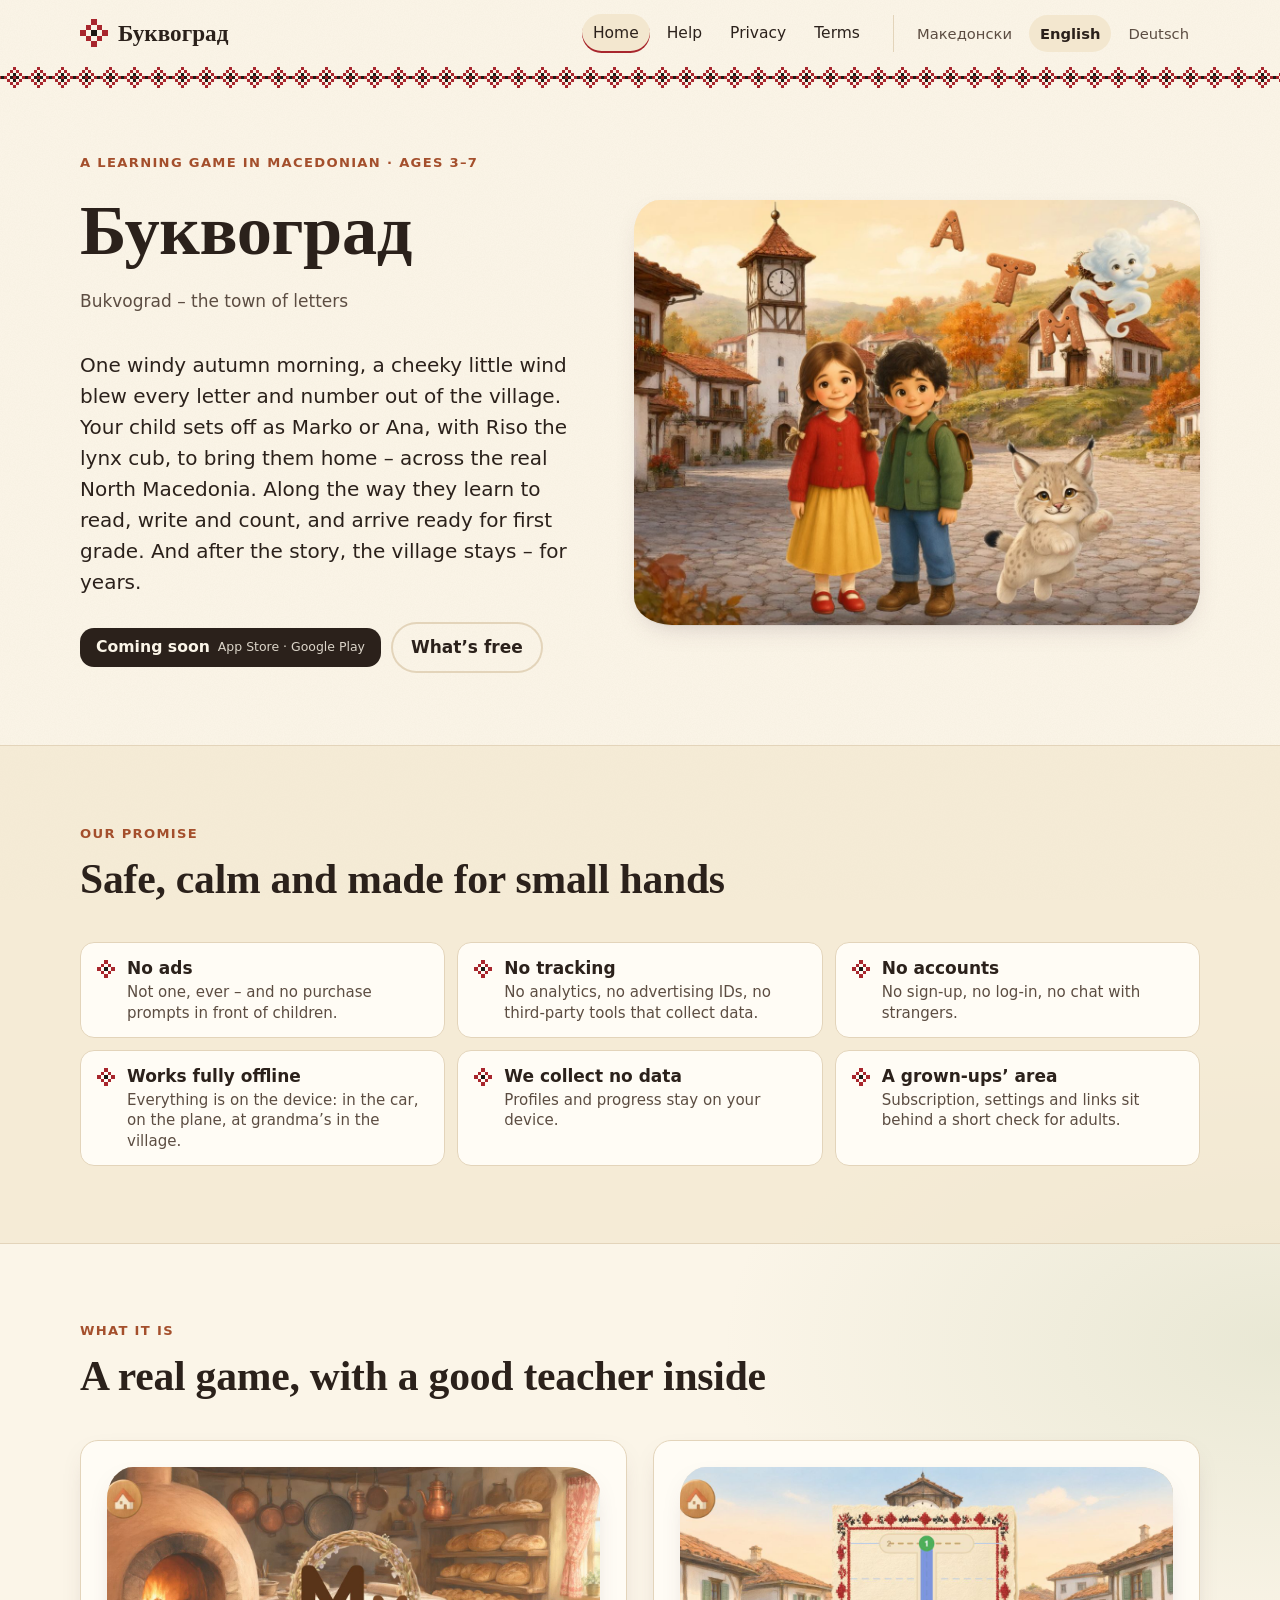
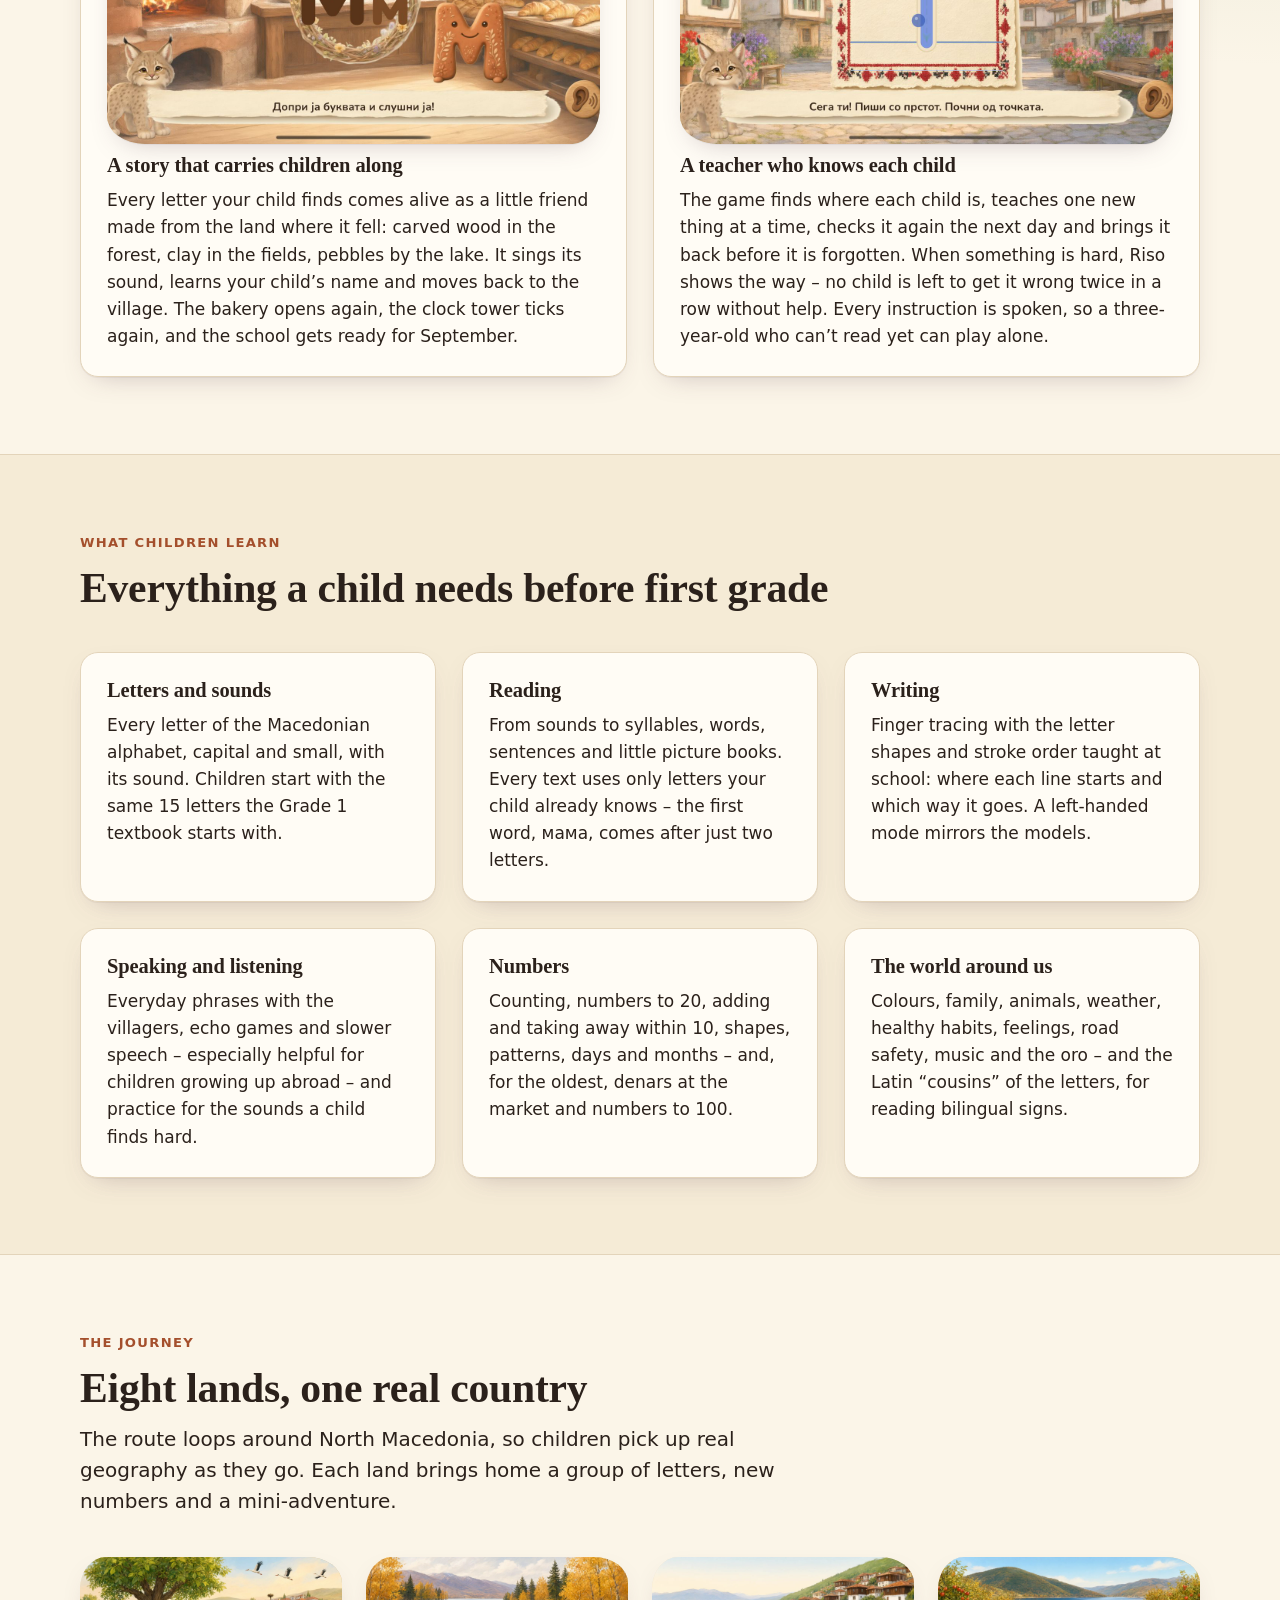
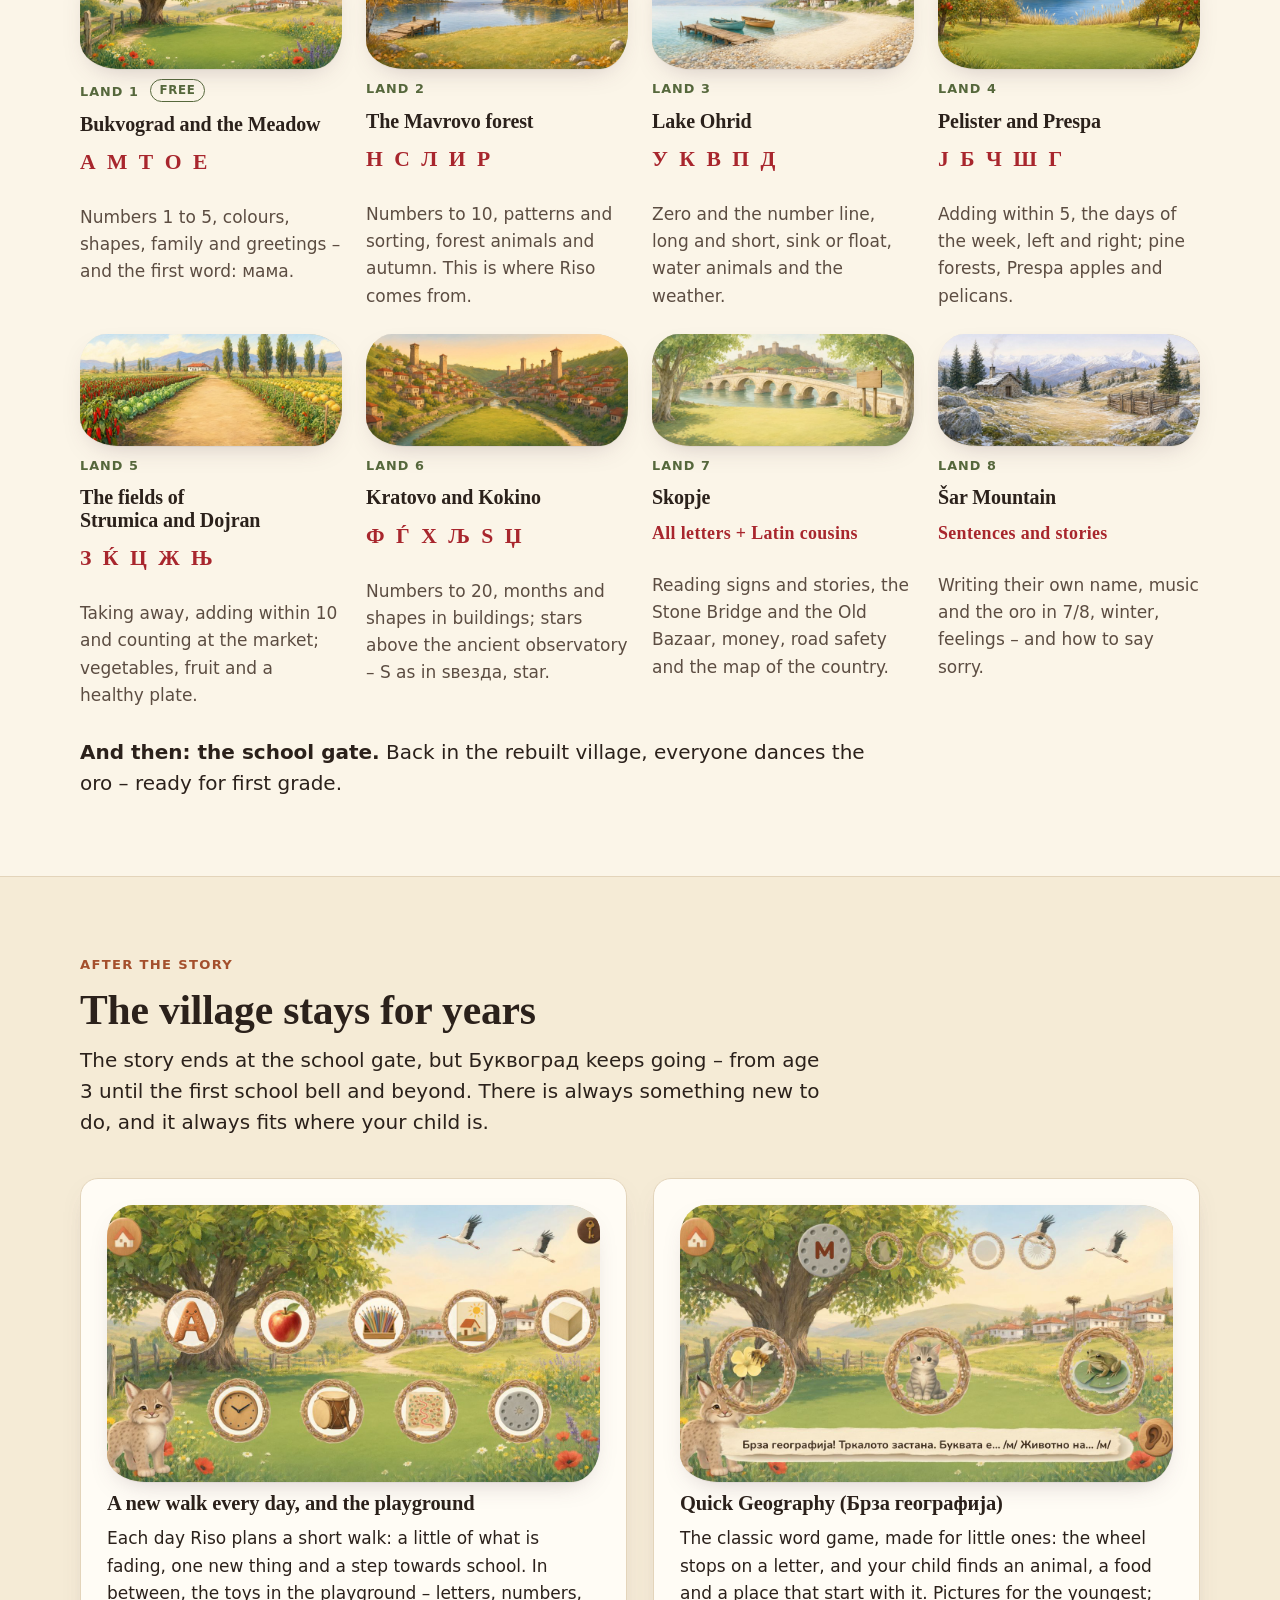
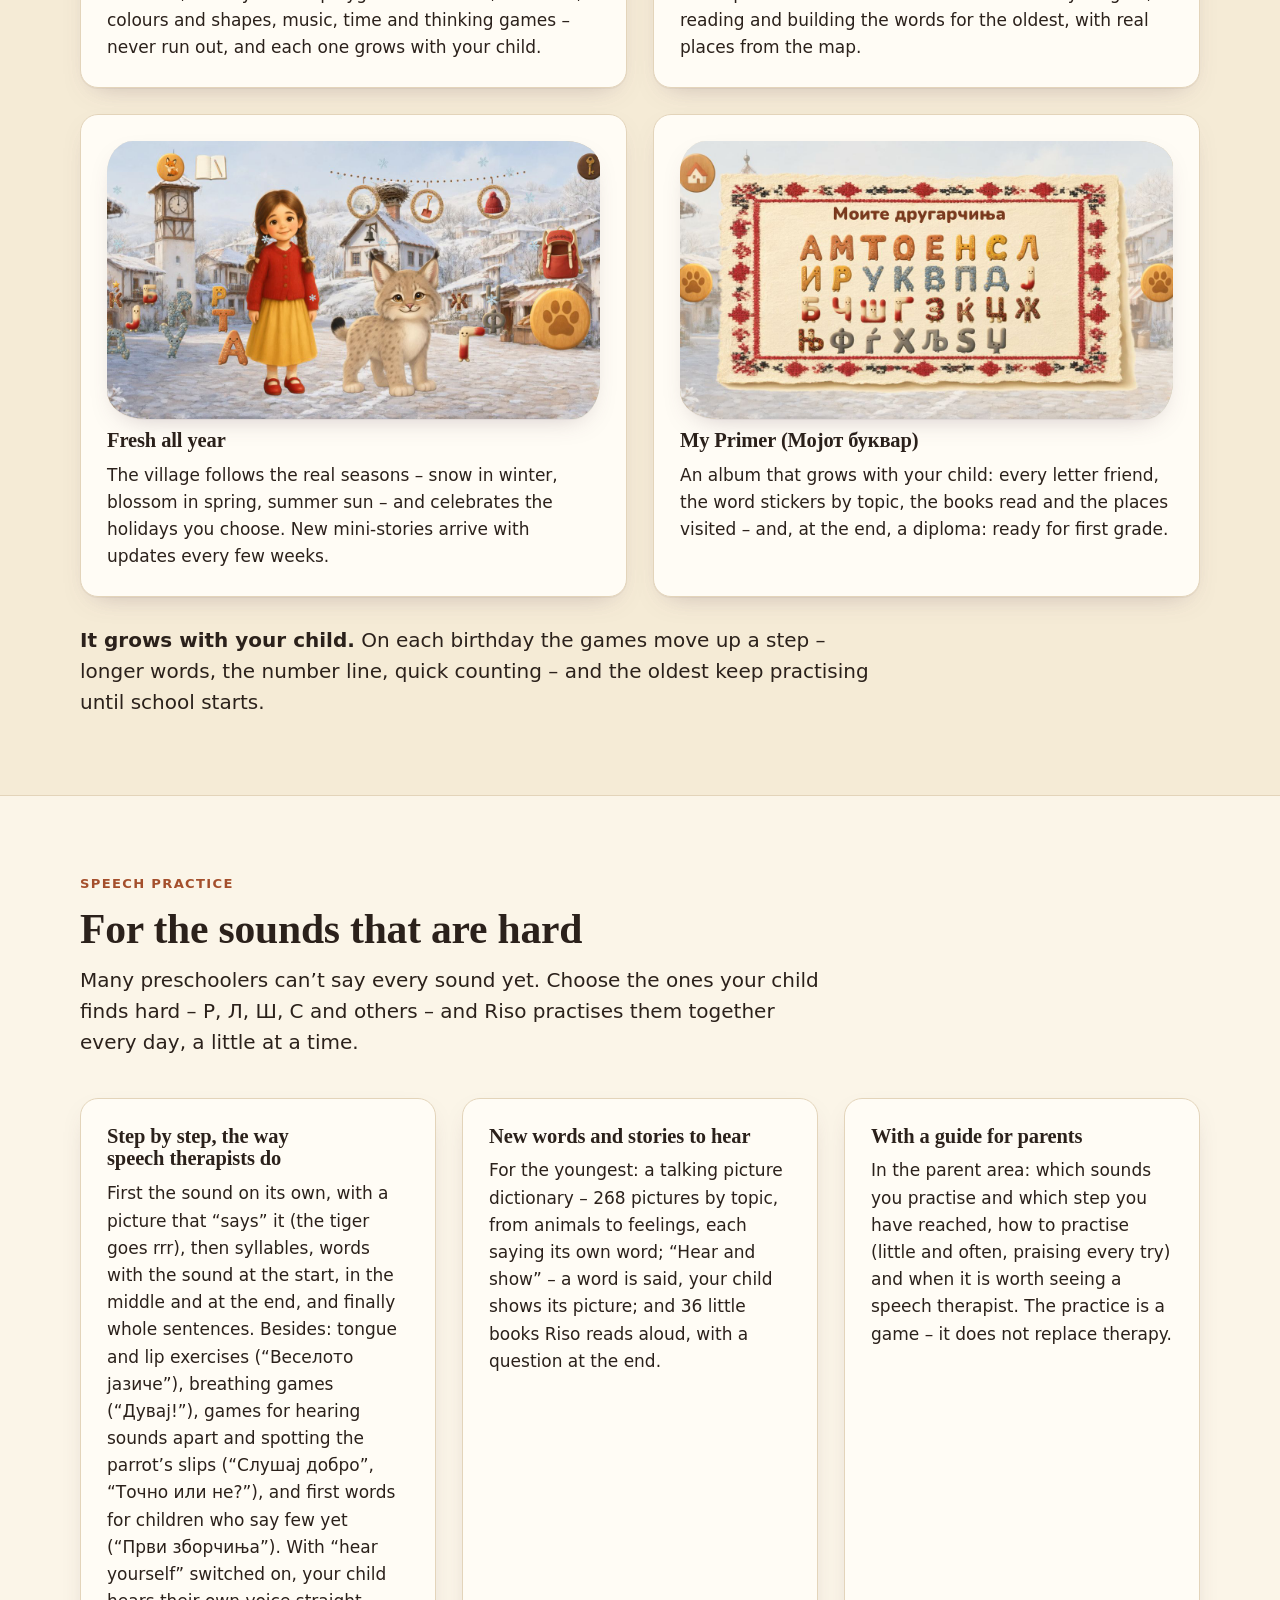
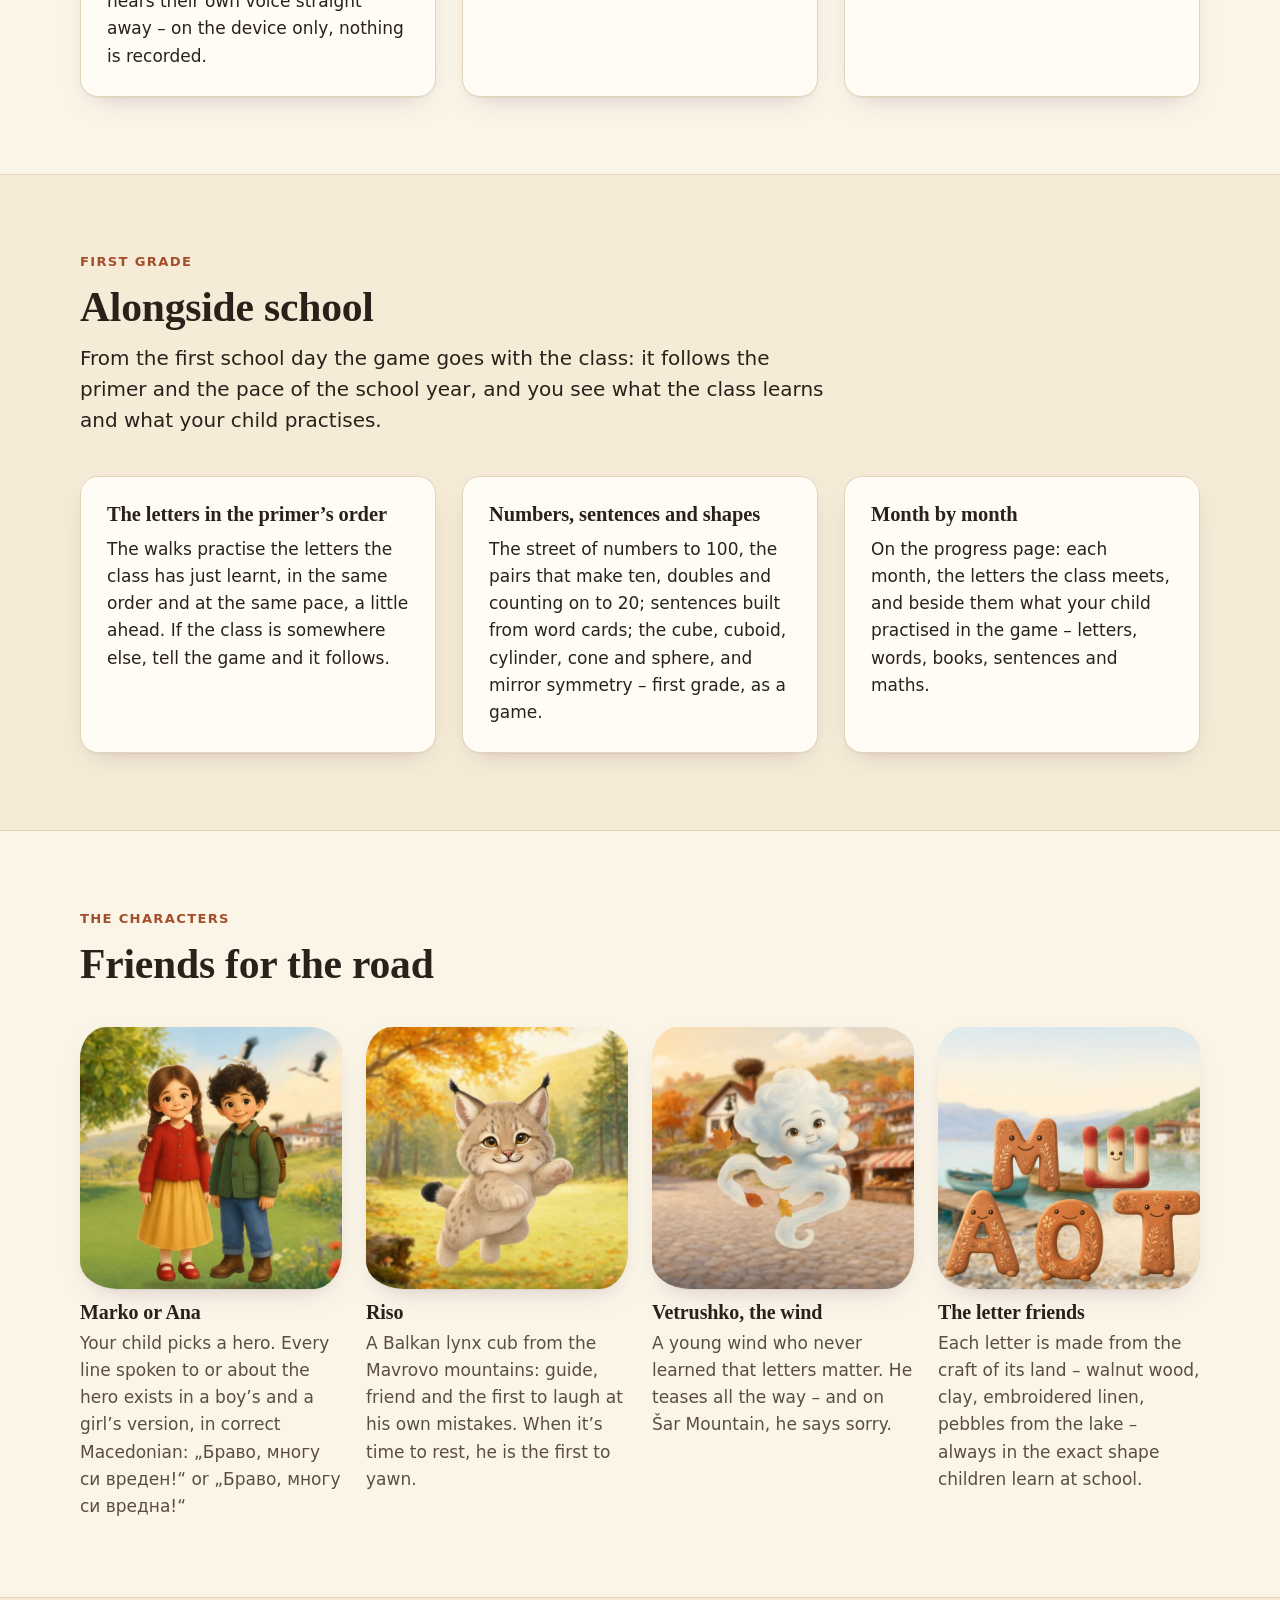
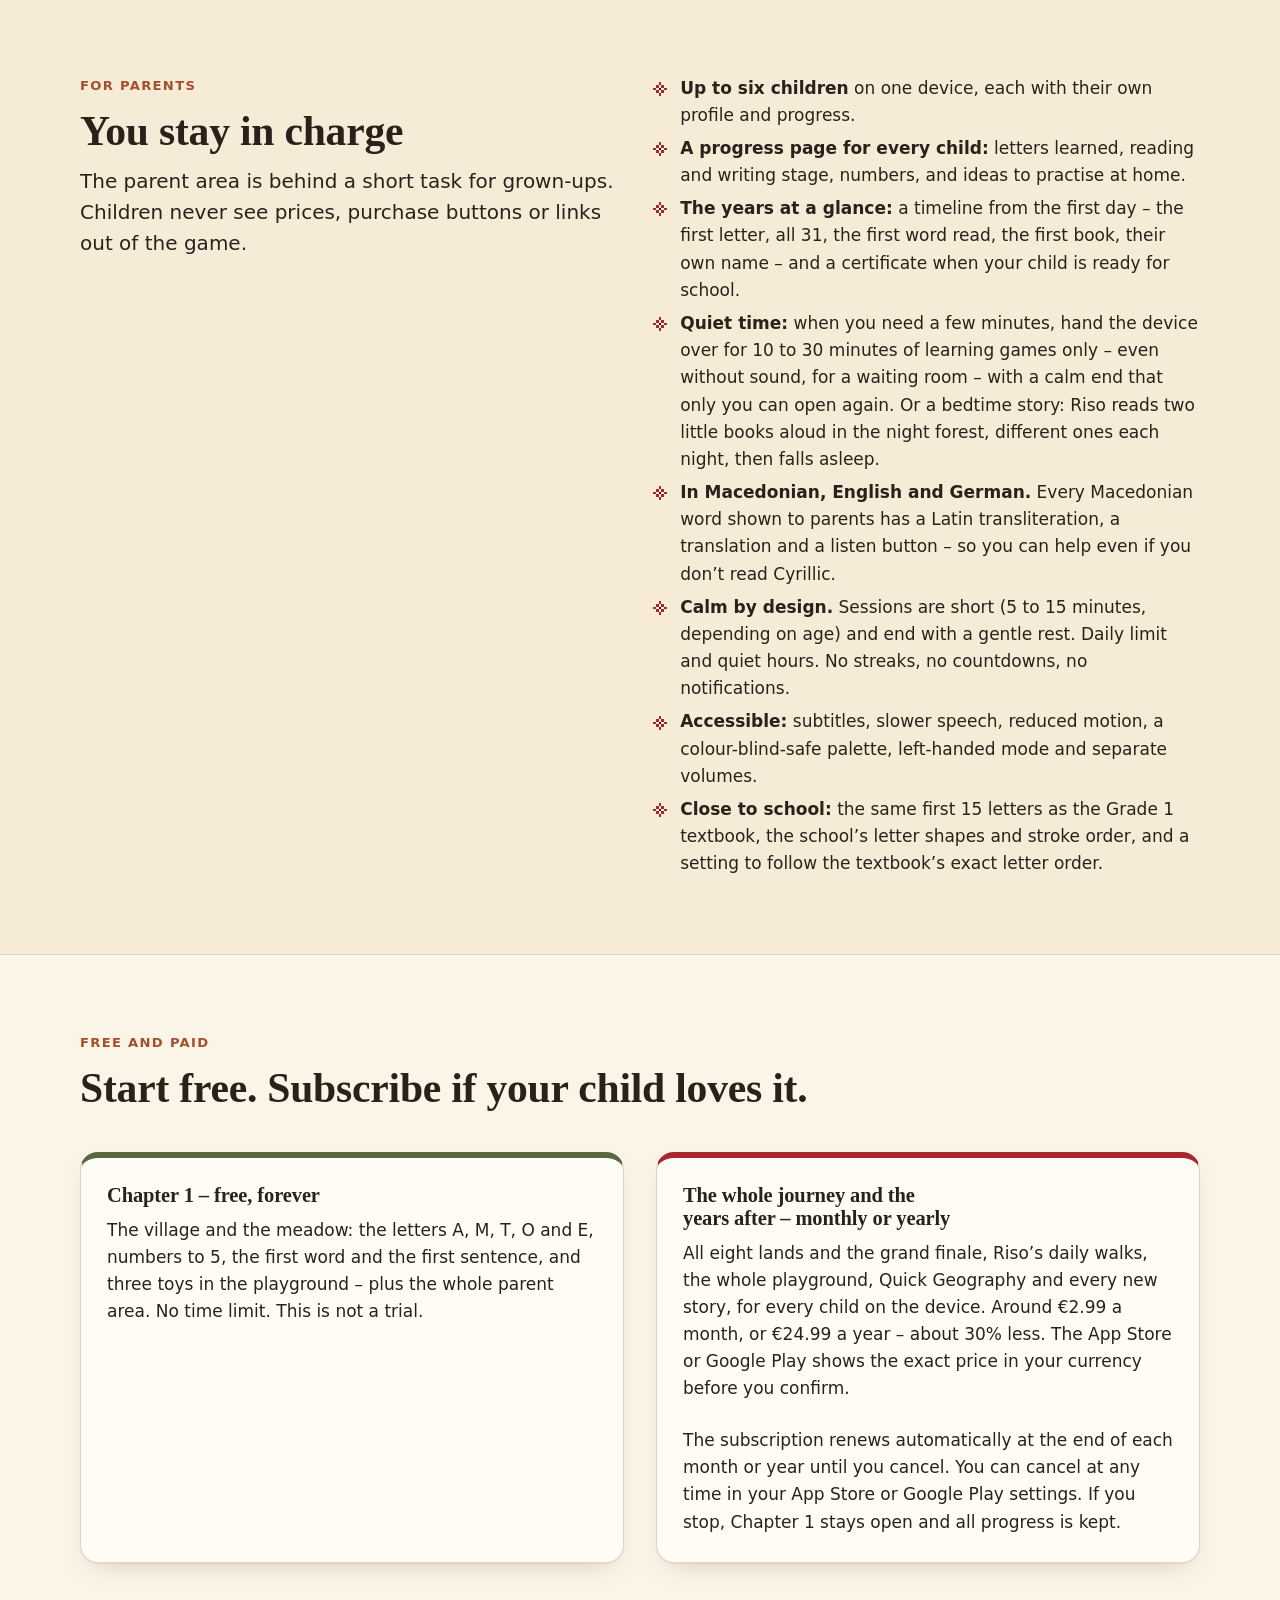
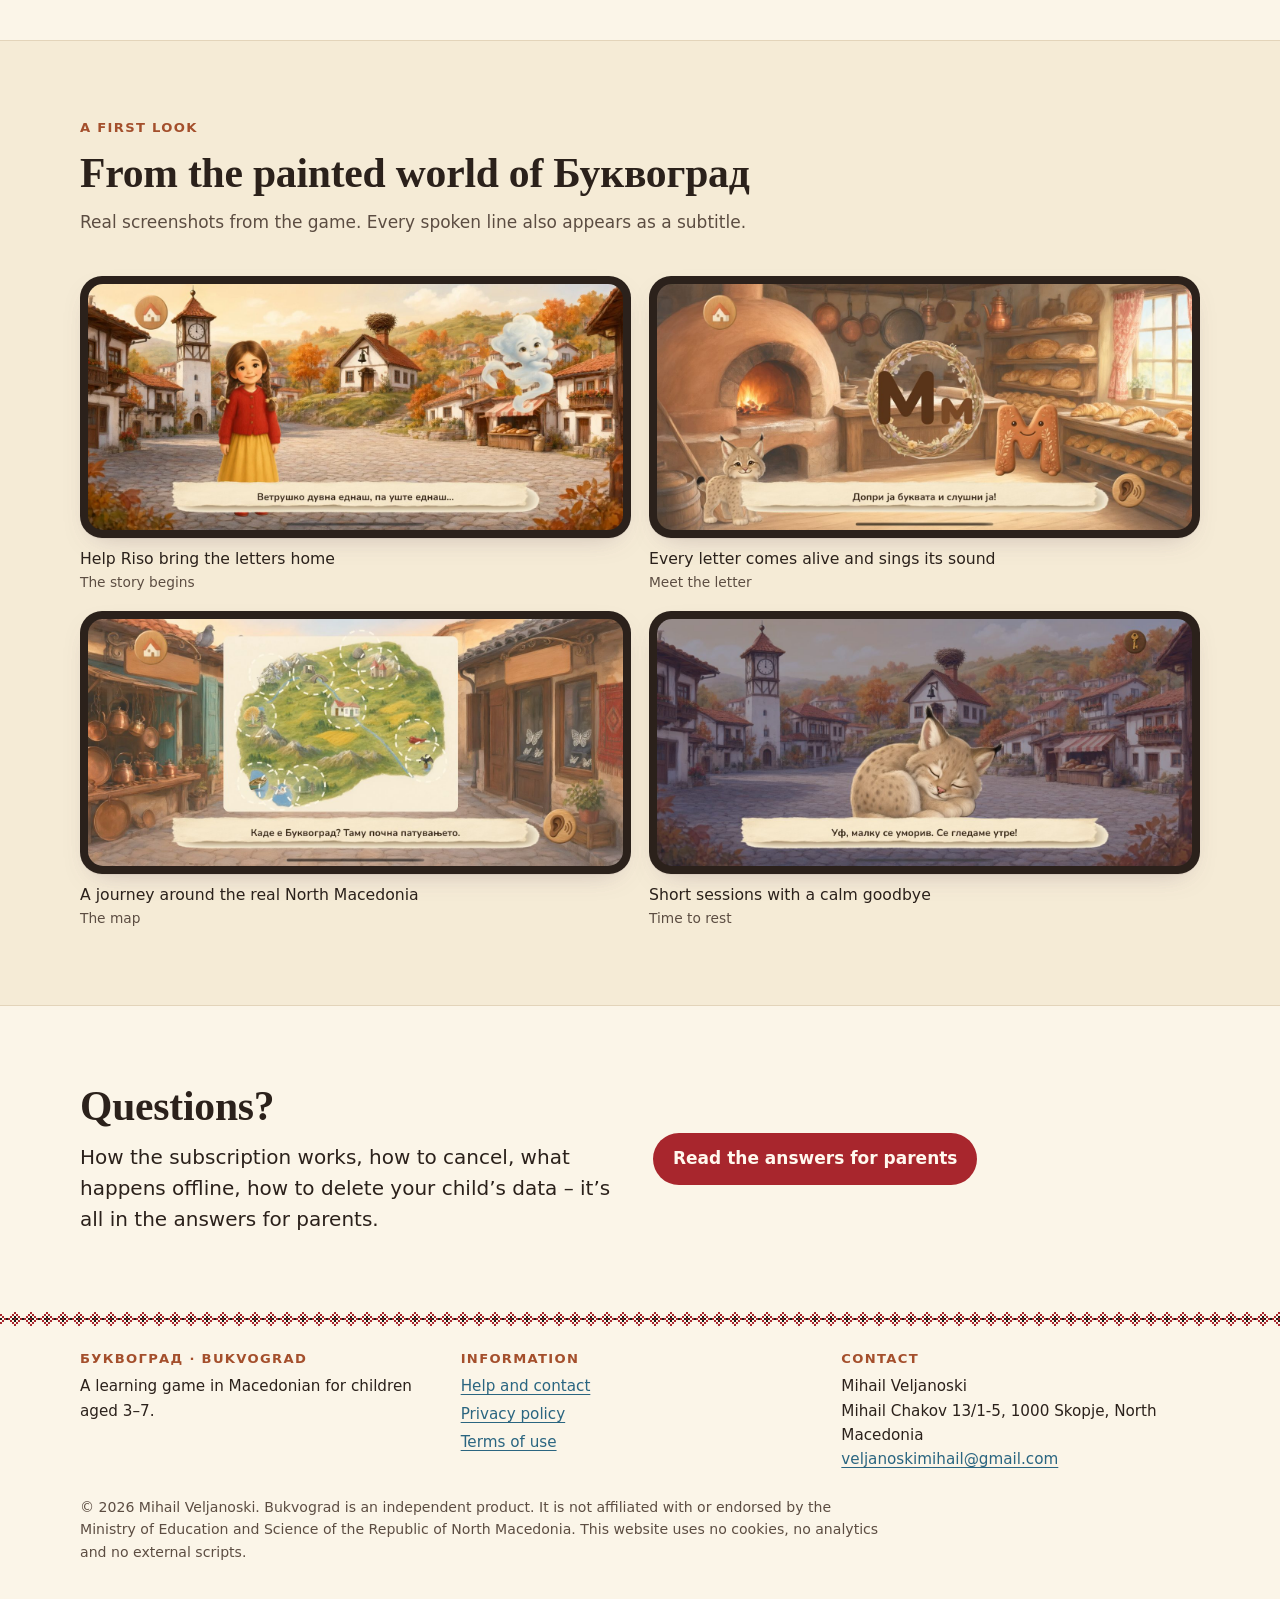
<file: en/index.html>
<!doctype html>
<html lang="en-GB">
<head>
<meta charset="utf-8">
<meta name="viewport" content="width=device-width, initial-scale=1">
<title>Bukvograd (Буквоград) – Macedonian letters, reading and numbers for ages 3–7</title>
<meta name="description" content="A story-led learning game in Macedonian for children aged 3–7: letters, reading, writing, speaking and numbers – and a village that stays for years. No ads, no tracking, works fully offline.">
<meta name="color-scheme" content="light dark">
<link rel="icon" href="../assets/favicon.svg" type="image/svg+xml">
<link rel="stylesheet" href="../assets/style.css">
</head>
<body>
<a class="skip" href="#main">Skip to content</a>

<header class="site-header">
  <div class="wrap header-inner">
    <a class="brand" href="index.html"><span class="brand-mark" aria-hidden="true"></span><span lang="mk">Буквоград</span></a>
    <div class="nav-row">
      <nav class="site-nav" aria-label="Main">
        <ul>
          <li><a href="index.html" aria-current="page">Home</a></li>
          <li><a href="support.html">Help</a></li>
          <li><a href="privacy.html">Privacy</a></li>
          <li><a href="terms.html">Terms</a></li>
        </ul>
      </nav>
      <nav class="lang" aria-label="Language">
        <ul>
          <li><a href="../mk/index.html" hreflang="mk" lang="mk">Македонски</a></li>
          <li><a href="index.html" hreflang="en" lang="en" aria-current="true">English</a></li>
          <li><a href="../de/index.html" hreflang="de" lang="de">Deutsch</a></li>
        </ul>
      </nav>
    </div>
  </div>
  <div class="vez-band" aria-hidden="true"></div>
</header>

<main id="main">

  <section class="hero">
    <div class="wrap hero-grid">
      <div class="hero-copy">
        <p class="eyebrow">A learning game in Macedonian · ages 3–7</p>
        <h1><span lang="mk">Буквоград</span></h1>
        <p class="muted">Bukvograd – the town of letters</p>
        <p class="lede">One windy autumn morning, a cheeky little wind blew every letter and number out of the village. Your child sets off as Marko or Ana, with Riso the lynx cub, to bring them home – across the real North Macedonia. Along the way they learn to read, write and count, and arrive ready for first grade. And after the story, the village stays – for years.</p>
        <div class="store-note">
          <span class="badge">Coming soon<small>App Store · Google Play</small></span>
          <a class="button ghost" href="#free">What’s free</a>
        </div>
      </div>
      <figure class="art tall-land">
        <img src="../assets/img/hero.jpg" width="1200" height="900" alt="Ana and Marko on the village square of Bukvograd, with Riso the lynx cub bounding ahead and Vetrushko the wind carrying three letters into the sky." decoding="async">
      </figure>
    </div>
  </section>

  <section class="section tint" aria-labelledby="promise-title">
    <div class="wrap">
      <div class="section-head">
        <p class="eyebrow">Our promise</p>
        <h2 id="promise-title">Safe, calm and made for small hands</h2>
      </div>
      <ul class="promise">
        <li>No ads<span>Not one, ever – and no purchase prompts in front of children.</span></li>
        <li>No tracking<span>No analytics, no advertising IDs, no third-party tools that collect data.</span></li>
        <li>No accounts<span>No sign-up, no log-in, no chat with strangers.</span></li>
        <li>Works fully offline<span>Everything is on the device: in the car, on the plane, at grandma’s in the village.</span></li>
        <li>We collect no data<span>Profiles and progress stay on your device.</span></li>
        <li>A grown-ups’ area<span>Subscription, settings and links sit behind a short check for adults.</span></li>
      </ul>
    </div>
  </section>

  <section class="section" aria-labelledby="what-title">
    <div class="wrap">
      <div class="section-head">
        <p class="eyebrow">What it is</p>
        <h2 id="what-title">A real game, with a good teacher inside</h2>
      </div>
      <div class="grid two">
        <article class="card">
          <figure class="art wide">
            <img src="../assets/img/story.jpg" width="1280" height="720" alt="In the bakery, the letter М has come alive and waits to be touched, with Riso beside the Macedonian subtitle “Touch the letter and listen to it!”" loading="lazy" decoding="async">
          </figure>
          <h3>A story that carries children along</h3>
          <p>Every letter your child finds comes alive as a little friend made from the land where it fell: carved wood in the forest, clay in the fields, pebbles by the lake. It sings its sound, learns your child’s name and moves back to the village. The bakery opens again, the clock tower ticks again, and the school gets ready for September.</p>
        </article>
        <article class="card">
          <figure class="art wide">
            <img src="../assets/img/teacher.jpg" width="1280" height="720" alt="Writing the letter Т with a finger: a green dot shows where to start, and Riso says in Macedonian, “Now you! Write with your finger. Start at the dot.”" loading="lazy" decoding="async">
          </figure>
          <h3>A teacher who knows each child</h3>
          <p>The game finds where each child is, teaches one new thing at a time, checks it again the next day and brings it back before it is forgotten. When something is hard, Riso shows the way – no child is left to get it wrong twice in a row without help. Every instruction is spoken, so a three-year-old who can’t read yet can play alone.</p>
        </article>
      </div>
    </div>
  </section>

  <section class="section tint" aria-labelledby="learn-title">
    <div class="wrap">
      <div class="section-head">
        <p class="eyebrow">What children learn</p>
        <h2 id="learn-title">Everything a child needs before first grade</h2>
      </div>
      <div class="grid three">
        <article class="card">
          <h3>Letters and sounds</h3>
          <p>Every letter of the Macedonian alphabet, capital and small, with its sound. Children start with the same 15 letters the Grade 1 textbook starts with.</p>
        </article>
        <article class="card">
          <h3>Reading</h3>
          <p>From sounds to syllables, words, sentences and little picture books. Every text uses only letters your child already knows – the first word, <span lang="mk">мама</span>, comes after just two letters.</p>
        </article>
        <article class="card">
          <h3>Writing</h3>
          <p>Finger tracing with the letter shapes and stroke order taught at school: where each line starts and which way it goes. A left-handed mode mirrors the models.</p>
        </article>
        <article class="card">
          <h3>Speaking and listening</h3>
          <p>Everyday phrases with the villagers, echo games and slower speech – especially helpful for children growing up abroad – and practice for the sounds a child finds hard.</p>
        </article>
        <article class="card">
          <h3>Numbers</h3>
          <p>Counting, numbers to 20, adding and taking away within 10, shapes, patterns, days and months – and, for the oldest, denars at the market and numbers to 100.</p>
        </article>
        <article class="card">
          <h3>The world around us</h3>
          <p>Colours, family, animals, weather, healthy habits, feelings, road safety, music and the oro – and the Latin “cousins” of the letters, for reading bilingual signs.</p>
        </article>
      </div>
    </div>
  </section>

  <section class="section" aria-labelledby="journey-title">
    <div class="wrap">
      <div class="section-head">
        <p class="eyebrow">The journey</p>
        <h2 id="journey-title">Eight lands, one real country</h2>
        <p class="lede">The route loops around North Macedonia, so children pick up real geography as they go. Each land brings home a group of letters, new numbers and a mini-adventure.</p>
      </div>
      <div class="lands">
        <article class="land-card">
          <figure class="art land"><img src="../assets/img/land-1.jpg" width="1400" height="600" alt="A green meadow with poppies, a big walnut tree and storks flying over the village." loading="lazy" decoding="async"></figure>
          <p class="num">Land 1 <span class="pill">Free</span></p>
          <h3>Bukvograd and the Meadow</h3>
          <p class="letters" lang="mk">А М Т О Е</p>
          <p class="muted">Numbers 1 to 5, colours, shapes, family and greetings – and the first word: <span lang="mk">мама</span>.</p>
        </article>
        <article class="land-card">
          <figure class="art land"><img src="../assets/img/land-2.jpg" width="1400" height="600" alt="Lake Mavrovo in autumn: golden birches, dark pines and a wooden jetty." loading="lazy" decoding="async"></figure>
          <p class="num">Land 2</p>
          <h3>The Mavrovo forest</h3>
          <p class="letters" lang="mk">Н С Л И Р</p>
          <p class="muted">Numbers to 10, patterns and sorting, forest animals and autumn. This is where Riso comes from.</p>
        </article>
        <article class="land-card">
          <figure class="art land"><img src="../assets/img/land-3.jpg" width="1400" height="600" alt="Lake Ohrid: two wooden boats by a jetty and white houses on the green hillside." loading="lazy" decoding="async"></figure>
          <p class="num">Land 3</p>
          <h3>Lake Ohrid</h3>
          <p class="letters" lang="mk">У К В П Д</p>
          <p class="muted">Zero and the number line, long and short, sink or float, water animals and the weather.</p>
        </article>
        <article class="land-card">
          <figure class="art land"><img src="../assets/img/land-4.jpg" width="1400" height="600" alt="Apple orchards on the shore of Lake Prespa, below the hills of Pelister." loading="lazy" decoding="async"></figure>
          <p class="num">Land 4</p>
          <h3>Pelister and Prespa</h3>
          <p class="letters" lang="mk">Ј Б Ч Ш Г</p>
          <p class="muted">Adding within 5, the days of the week, left and right; pine forests, Prespa apples and pelicans.</p>
        </article>
        <article class="land-card">
          <figure class="art land"><img src="../assets/img/land-5.jpg" width="1400" height="600" alt="Fields of red peppers, cabbages and tomatoes near Strumica, with a row of poplars behind." loading="lazy" decoding="async"></figure>
          <p class="num">Land 5</p>
          <h3>The fields of Strumica and Dojran</h3>
          <p class="letters" lang="mk">З Ќ Ц Ж Њ</p>
          <p class="muted">Taking away, adding within 10 and counting at the market; vegetables, fruit and a healthy plate.</p>
        </article>
        <article class="land-card">
          <figure class="art land"><img src="../assets/img/land-6.jpg" width="1400" height="600" alt="Kratovo’s stone towers and red roofs in the old volcanic crater, with a stream winding between them." loading="lazy" decoding="async"></figure>
          <p class="num">Land 6</p>
          <h3>Kratovo and Kokino</h3>
          <p class="letters" lang="mk">Ф Ѓ Х Љ Ѕ Џ</p>
          <p class="muted">Numbers to 20, months and shapes in buildings; stars above the ancient observatory – <span lang="mk">Ѕ</span> as in <span lang="mk">ѕвезда</span>, star.</p>
        </article>
        <article class="land-card">
          <figure class="art land"><img src="../assets/img/land-7.jpg" width="1400" height="600" alt="The Stone Bridge over the Vardar in Skopje, with the Kale fortress on the hill behind it." loading="lazy" decoding="async"></figure>
          <p class="num">Land 7</p>
          <h3>Skopje</h3>
          <p class="letters words">All letters + Latin cousins</p>
          <p class="muted">Reading signs and stories, the Stone Bridge and the Old Bazaar, money, road safety and the map of the country.</p>
        </article>
        <article class="land-card">
          <figure class="art land"><img src="../assets/img/land-8.jpg" width="1400" height="600" alt="A stone hut and a wooden sheep pen on Šar Mountain, with the first snow on the peaks." loading="lazy" decoding="async"></figure>
          <p class="num">Land 8</p>
          <h3>Šar Mountain</h3>
          <p class="letters words">Sentences and stories</p>
          <p class="muted">Writing their own name, music and the oro in 7/8, winter, feelings – and how to say sorry.</p>
        </article>
      </div>
      <p class="lede mt-lg"><strong>And then: the school gate.</strong> Back in the rebuilt village, everyone dances the oro – ready for first grade.</p>
    </div>
  </section>

  <section class="section tint" id="years" aria-labelledby="years-title">
    <div class="wrap">
      <div class="section-head">
        <p class="eyebrow">After the story</p>
        <h2 id="years-title">The village stays for years</h2>
        <p class="lede">The story ends at the school gate, but <span lang="mk">Буквоград</span> keeps going – from age 3 until the first school bell and beyond. There is always something new to do, and it always fits where your child is.</p>
      </div>
      <div class="grid pairs">
        <article class="card">
          <figure class="art wide"><img src="../assets/img/years-playground.jpg" width="1280" height="720" alt="The playground in the meadow: a shelf of round toys – a letter, an apple, crayons, a picture, a cube, a clock, a drum, a maze and a stone wheel – with Riso beside them." loading="lazy" decoding="async"></figure>
          <h3>A new walk every day, and the playground</h3>
          <p>Each day Riso plans a short walk: a little of what is fading, one new thing and a step towards school. In between, the toys in the playground – letters, numbers, colours and shapes, music, time and thinking games – never run out, and each one grows with your child.</p>
        </article>
        <article class="card">
          <figure class="art wide"><img src="../assets/img/years-geo.jpg" width="1280" height="720" alt="Quick Geography: the stone wheel has stopped on М, and Riso asks for an animal that starts with М – a bee, a kitten or a frog?" loading="lazy" decoding="async"></figure>
          <h3>Quick Geography (<span lang="mk">Брза географија</span>)</h3>
          <p>The classic word game, made for little ones: the wheel stops on a letter, and your child finds an animal, a food and a place that start with it. Pictures for the youngest; reading and building the words for the oldest, with real places from the map.</p>
        </article>
        <article class="card">
          <figure class="art wide"><img src="../assets/img/years-seasons.jpg" width="1280" height="720" alt="The village square in winter: snow on the roofs, the garland of the week’s theme across the square, and Ana and Riso among the letter friends." loading="lazy" decoding="async"></figure>
          <h3>Fresh all year</h3>
          <p>The village follows the real seasons – snow in winter, blossom in spring, summer sun – and celebrates the holidays you choose. New mini-stories arrive with updates every few weeks.</p>
        </article>
        <article class="card">
          <figure class="art wide"><img src="../assets/img/years-album.jpg" width="1280" height="720" alt="My Primer: an embroidered page with all 31 letter friends of the Macedonian alphabet." loading="lazy" decoding="async"></figure>
          <h3>My Primer (<span lang="mk">Мојот буквар</span>)</h3>
          <p>An album that grows with your child: every letter friend, the word stickers by topic, the books read and the places visited – and, at the end, a diploma: ready for first grade.</p>
        </article>
      </div>
      <p class="lede mt-lg"><strong>It grows with your child.</strong> On each birthday the games move up a step – longer words, the number line, quick counting – and the oldest keep practising until school starts.</p>
    </div>
  </section>

  <section class="section" id="speech" aria-labelledby="speech-title">
    <div class="wrap">
      <div class="section-head">
        <p class="eyebrow">Speech practice</p>
        <h2 id="speech-title">For the sounds that are hard</h2>
        <p class="lede">Many preschoolers can’t say every sound yet. Choose the ones your child finds hard – Р, Л, Ш, С and others – and Riso practises them together every day, a little at a time.</p>
      </div>
      <div class="grid three">
        <article class="card">
          <h3>Step by step, the way speech therapists do</h3>
          <p>First the sound on its own, with a picture that “says” it (the tiger goes rrr), then syllables, words with the sound at the start, in the middle and at the end, and finally whole sentences. Besides: tongue and lip exercises (“Веселото јазиче”), breathing games (“Дувај!”), games for hearing sounds apart and spotting the parrot’s slips (“Слушај добро”, “Точно или не?”), and first words for children who say few yet (“Први зборчиња”). With “hear yourself” switched on, your child hears their own voice straight away – on the device only, nothing is recorded.</p>
        </article>
        <article class="card">
          <h3>New words and stories to hear</h3>
          <p>For the youngest: a talking picture dictionary – 268 pictures by topic, from animals to feelings, each saying its own word; “Hear and show” – a word is said, your child shows its picture; and 36 little books Riso reads aloud, with a question at the end.</p>
        </article>
        <article class="card">
          <h3>With a guide for parents</h3>
          <p>In the parent area: which sounds you practise and which step you have reached, how to practise (little and often, praising every try) and when it is worth seeing a speech therapist. The practice is a game – it does not replace therapy.</p>
        </article>
      </div>
    </div>
  </section>

  <section class="section tint" id="first-grade" aria-labelledby="first-grade-title">
    <div class="wrap">
      <div class="section-head">
        <p class="eyebrow">First grade</p>
        <h2 id="first-grade-title">Alongside school</h2>
        <p class="lede">From the first school day the game goes with the class: it follows the primer and the pace of the school year, and you see what the class learns and what your child practises.</p>
      </div>
      <div class="grid three">
        <article class="card">
          <h3>The letters in the primer’s order</h3>
          <p>The walks practise the letters the class has just learnt, in the same order and at the same pace, a little ahead. If the class is somewhere else, tell the game and it follows.</p>
        </article>
        <article class="card">
          <h3>Numbers, sentences and shapes</h3>
          <p>The street of numbers to 100, the pairs that make ten, doubles and counting on to 20; sentences built from word cards; the cube, cuboid, cylinder, cone and sphere, and mirror symmetry – first grade, as a game.</p>
        </article>
        <article class="card">
          <h3>Month by month</h3>
          <p>On the progress page: each month, the letters the class meets, and beside them what your child practised in the game – letters, words, books, sentences and maths.</p>
        </article>
      </div>
    </div>
  </section>

  <section class="section" aria-labelledby="cast-title">
    <div class="wrap">
      <div class="section-head">
        <p class="eyebrow">The characters</p>
        <h2 id="cast-title">Friends for the road</h2>
      </div>
      <div class="cast">
        <article>
          <figure class="art square"><img src="../assets/img/cast-heroes.jpg" width="700" height="700" alt="Ana and Marko side by side in the meadow: Ana in a red cardigan and a mustard skirt, Marko in a green jacket with a school bag." loading="lazy" decoding="async"></figure>
          <h3>Marko or Ana</h3>
          <p>Your child picks a hero. Every line spoken to or about the hero exists in a boy’s and a girl’s version, in correct Macedonian: <span lang="mk">„Браво, многу си вреден!“</span> or <span lang="mk">„Браво, многу си вредна!“</span></p>
        </article>
        <article>
          <figure class="art square"><img src="../assets/img/cast-riso.jpg" width="700" height="700" alt="Riso the lynx cub leaping for joy in an autumn forest." loading="lazy" decoding="async"></figure>
          <h3>Riso</h3>
          <p>A Balkan lynx cub from the Mavrovo mountains: guide, friend and the first to laugh at his own mistakes. When it’s time to rest, he is the first to yawn.</p>
        </article>
        <article>
          <figure class="art square"><img src="../assets/img/cast-wind.jpg" width="700" height="700" alt="Vetrushko, a soft swirl of wind with a cheeky face, playing with autumn leaves over the village square." loading="lazy" decoding="async"></figure>
          <h3>Vetrushko, the wind</h3>
          <p>A young wind who never learned that letters matter. He teases all the way – and on Šar Mountain, he says sorry.</p>
        </article>
        <article>
          <figure class="art square"><img src="../assets/img/cast-friends.jpg" width="700" height="700" alt="Five letter friends by Lake Ohrid – М, Ш, А, О and Т, made of clay and embroidered felt – all smiling." loading="lazy" decoding="async"></figure>
          <h3>The letter friends</h3>
          <p>Each letter is made from the craft of its land – walnut wood, clay, embroidered linen, pebbles from the lake – always in the exact shape children learn at school.</p>
        </article>
      </div>
    </div>
  </section>

  <section class="section tint" aria-labelledby="parents-title">
    <div class="wrap grid two">
      <div class="section-head mb-0">
        <p class="eyebrow">For parents</p>
        <h2 id="parents-title">You stay in charge</h2>
        <p class="lede">The parent area is behind a short task for grown-ups. Children never see prices, purchase buttons or links out of the game.</p>
      </div>
      <ul class="diamond-list">
        <li><strong>Up to six children</strong> on one device, each with their own profile and progress.</li>
        <li><strong>A progress page for every child:</strong> letters learned, reading and writing stage, numbers, and ideas to practise at home.</li>
        <li><strong>The years at a glance:</strong> a timeline from the first day – the first letter, all 31, the first word read, the first book, their own name – and a certificate when your child is ready for school.</li>
        <li><strong>Quiet time:</strong> when you need a few minutes, hand the device over for 10 to 30 minutes of learning games only – even without sound, for a waiting room – with a calm end that only you can open again. Or a bedtime story: Riso reads two little books aloud in the night forest, different ones each night, then falls asleep.</li>
        <li><strong>In Macedonian, English and German.</strong> Every Macedonian word shown to parents has a Latin transliteration, a translation and a listen button – so you can help even if you don’t read Cyrillic.</li>
        <li><strong>Calm by design.</strong> Sessions are short (5 to 15 minutes, depending on age) and end with a gentle rest. Daily limit and quiet hours. No streaks, no countdowns, no notifications.</li>
        <li><strong>Accessible:</strong> subtitles, slower speech, reduced motion, a colour-blind-safe palette, left-handed mode and separate volumes.</li>
        <li><strong>Close to school:</strong> the same first 15 letters as the Grade 1 textbook, the school’s letter shapes and stroke order, and a setting to follow the textbook’s exact letter order.</li>
      </ul>
    </div>
  </section>

  <section class="section" id="free" aria-labelledby="price-title">
    <div class="wrap">
      <div class="section-head">
        <p class="eyebrow">Free and paid</p>
        <h2 id="price-title">Start free. Subscribe if your child loves it.</h2>
      </div>
      <div class="price">
        <article class="card free">
          <h3>Chapter 1 – free, forever</h3>
          <p>The village and the meadow: the letters <span lang="mk">А, М, Т, О</span> and <span lang="mk">Е</span>, numbers to 5, the first word and the first sentence, and three toys in the playground – plus the whole parent area. No time limit. This is not a trial.</p>
        </article>
        <article class="card sub">
          <h3>The whole journey and the years after – monthly or yearly</h3>
          <p>All eight lands and the grand finale, Riso’s daily walks, the whole playground, Quick Geography and every new story, for every child on the device. Around €2.99 a month, or €24.99 a year – about 30% less. The App Store or Google Play shows the exact price in your currency before you confirm.</p>
          <p>The subscription renews automatically at the end of each month or year until you cancel. You can cancel at any time in your App Store or Google Play settings. If you stop, Chapter 1 stays open and all progress is kept.</p>
        </article>
      </div>
    </div>
  </section>

  <section class="section tint" aria-labelledby="screens-title">
    <div class="wrap">
      <div class="section-head">
        <p class="eyebrow">A first look</p>
        <h2 id="screens-title">From the painted world of <span lang="mk">Буквоград</span></h2>
        <p class="muted">Real screenshots from the game. Every spoken line also appears as a subtitle.</p>
      </div>
      <div class="screens">
        <figure class="screen">
          <div class="frame"><div class="art"><img src="../assets/img/screen-01.jpg" width="1400" height="644" alt="Ana on the village square as Vetrushko the wind swirls over the roofs; the Macedonian subtitle reads “Vetrushko blew once, then once more…”" loading="lazy" decoding="async"></div></div>
          <figcaption>Help Riso bring the letters home<span>The story begins</span></figcaption>
        </figure>
        <figure class="screen">
          <div class="frame"><div class="art"><img src="../assets/img/screen-02.jpg" width="1400" height="644" alt="The letter М comes alive in the bakery next to its capital and small shapes, Мм; the Macedonian subtitle says “Touch the letter and listen to it!”" loading="lazy" decoding="async"></div></div>
          <figcaption>Every letter comes alive and sings its sound<span>Meet the letter</span></figcaption>
        </figure>
        <figure class="screen">
          <div class="frame"><div class="art"><img src="../assets/img/screen-06.jpg" width="1400" height="644" alt="The painted map of North Macedonia in the Old Bazaar; the Macedonian subtitle asks “Where is Bukvograd? That is where the journey began.”" loading="lazy" decoding="async"></div></div>
          <figcaption>A journey around the real North Macedonia<span>The map</span></figcaption>
        </figure>
        <figure class="screen">
          <div class="frame"><div class="art"><img src="../assets/img/screen-08.jpg" width="1400" height="644" alt="Riso curled up asleep on the evening square; the Macedonian subtitle says “Phew, I’m a little tired. See you tomorrow!”" loading="lazy" decoding="async"></div></div>
          <figcaption>Short sessions with a calm goodbye<span>Time to rest</span></figcaption>
        </figure>
      </div>
    </div>
  </section>

  <section class="section" aria-labelledby="help-title">
    <div class="wrap grid two">
      <div class="section-head mb-0">
        <h2 id="help-title">Questions?</h2>
        <p class="lede">How the subscription works, how to cancel, what happens offline, how to delete your child’s data – it’s all in the answers for parents.</p>
      </div>
      <p class="self-center"><a class="button" href="support.html">Read the answers for parents</a></p>
    </div>
  </section>

</main>

<footer class="site-footer">
  <div class="vez-band thin" aria-hidden="true"></div>
  <div class="wrap">
    <div class="footer-grid">
      <div>
        <h2><span lang="mk">Буквоград</span> · Bukvograd</h2>
        <p>A learning game in Macedonian for children aged 3–7.</p>
      </div>
      <nav aria-label="Information">
        <h2>Information</h2>
        <ul>
          <li><a href="support.html">Help and contact</a></li>
          <li><a href="privacy.html">Privacy policy</a></li>
          <li><a href="terms.html">Terms of use</a></li>
        </ul>
      </nav>
      <div>
        <h2>Contact</h2>
        <address>Mihail Veljanoski<br>Mihail Chakov 13/1-5, 1000 Skopje, North Macedonia<br><a href="mailto:veljanoskimihail@gmail.com">veljanoskimihail@gmail.com</a></address>
      </div>
    </div>
    <p class="fine">© 2026 Mihail Veljanoski. Bukvograd is an independent product. It is not affiliated with or endorsed by the Ministry of Education and Science of the Republic of North Macedonia. This website uses no cookies, no analytics and no external scripts.</p>
  </div>
</footer>
</body>
</html>
</file>
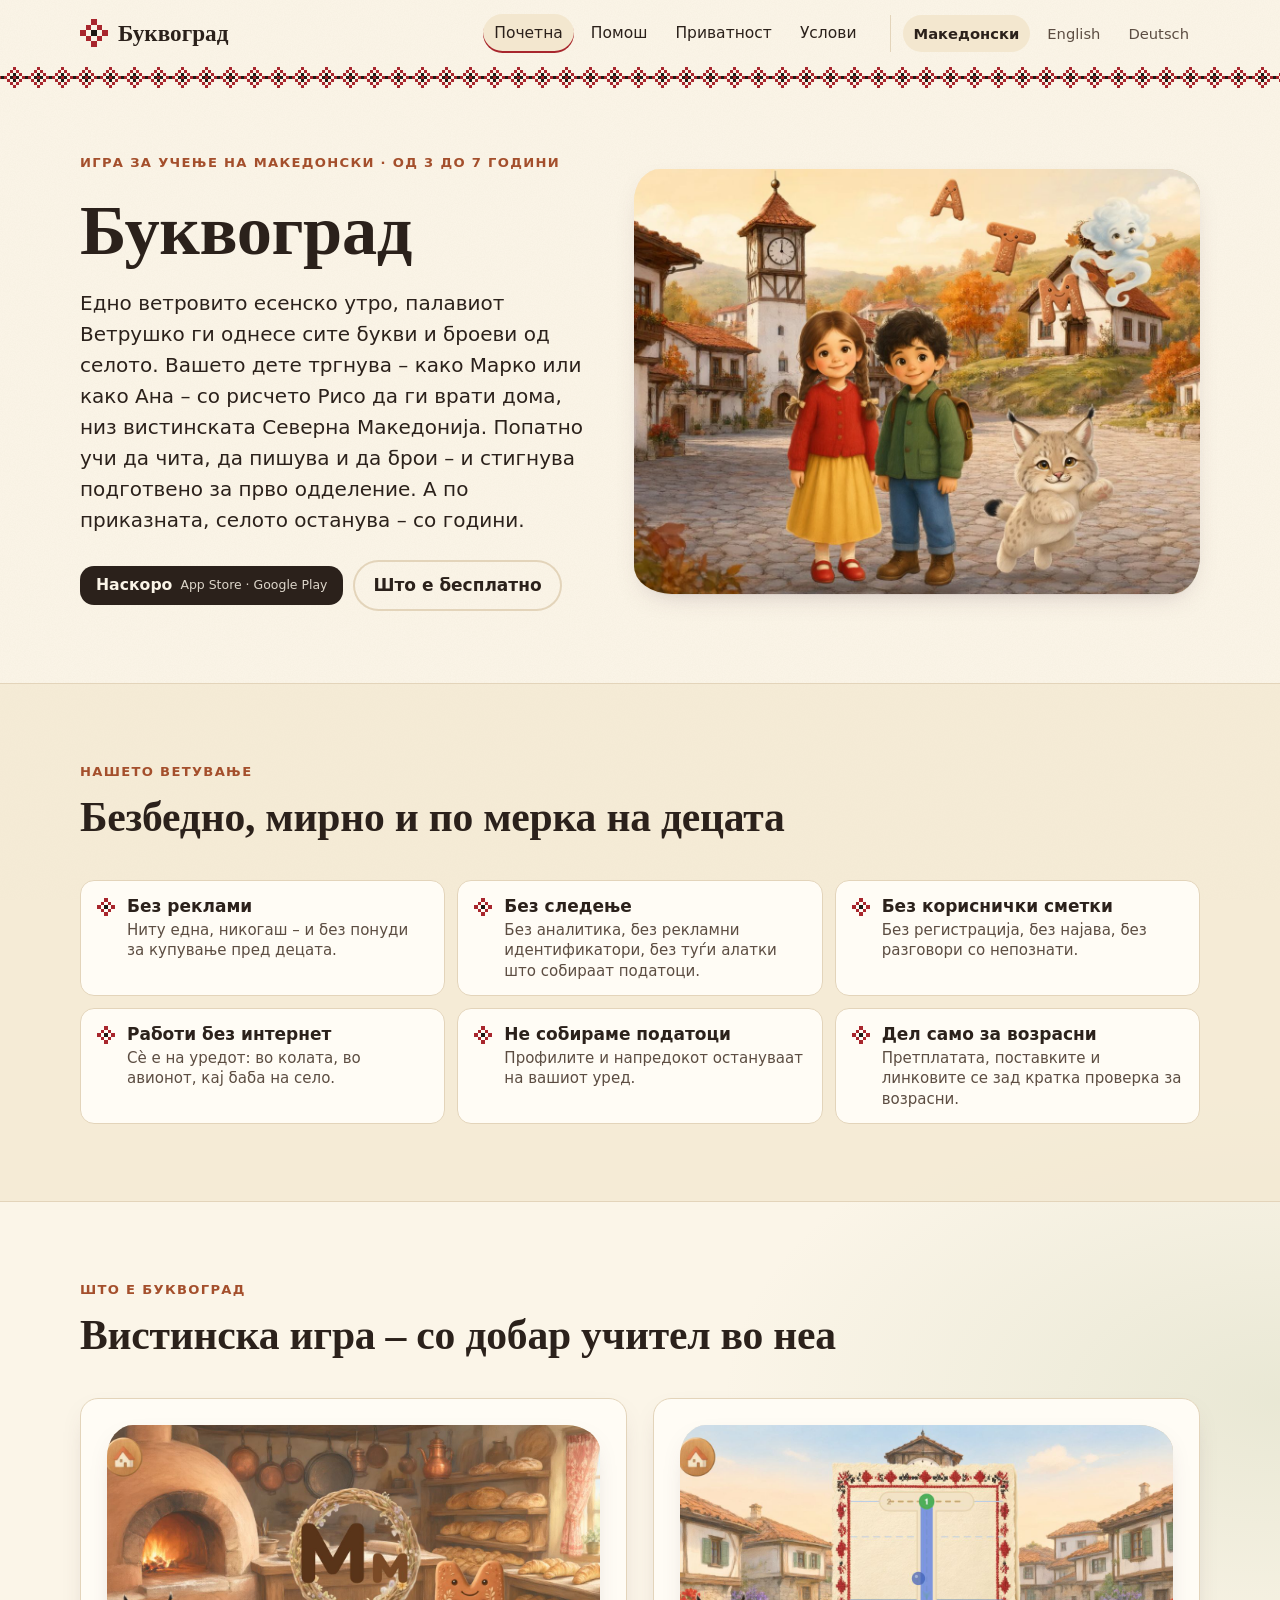
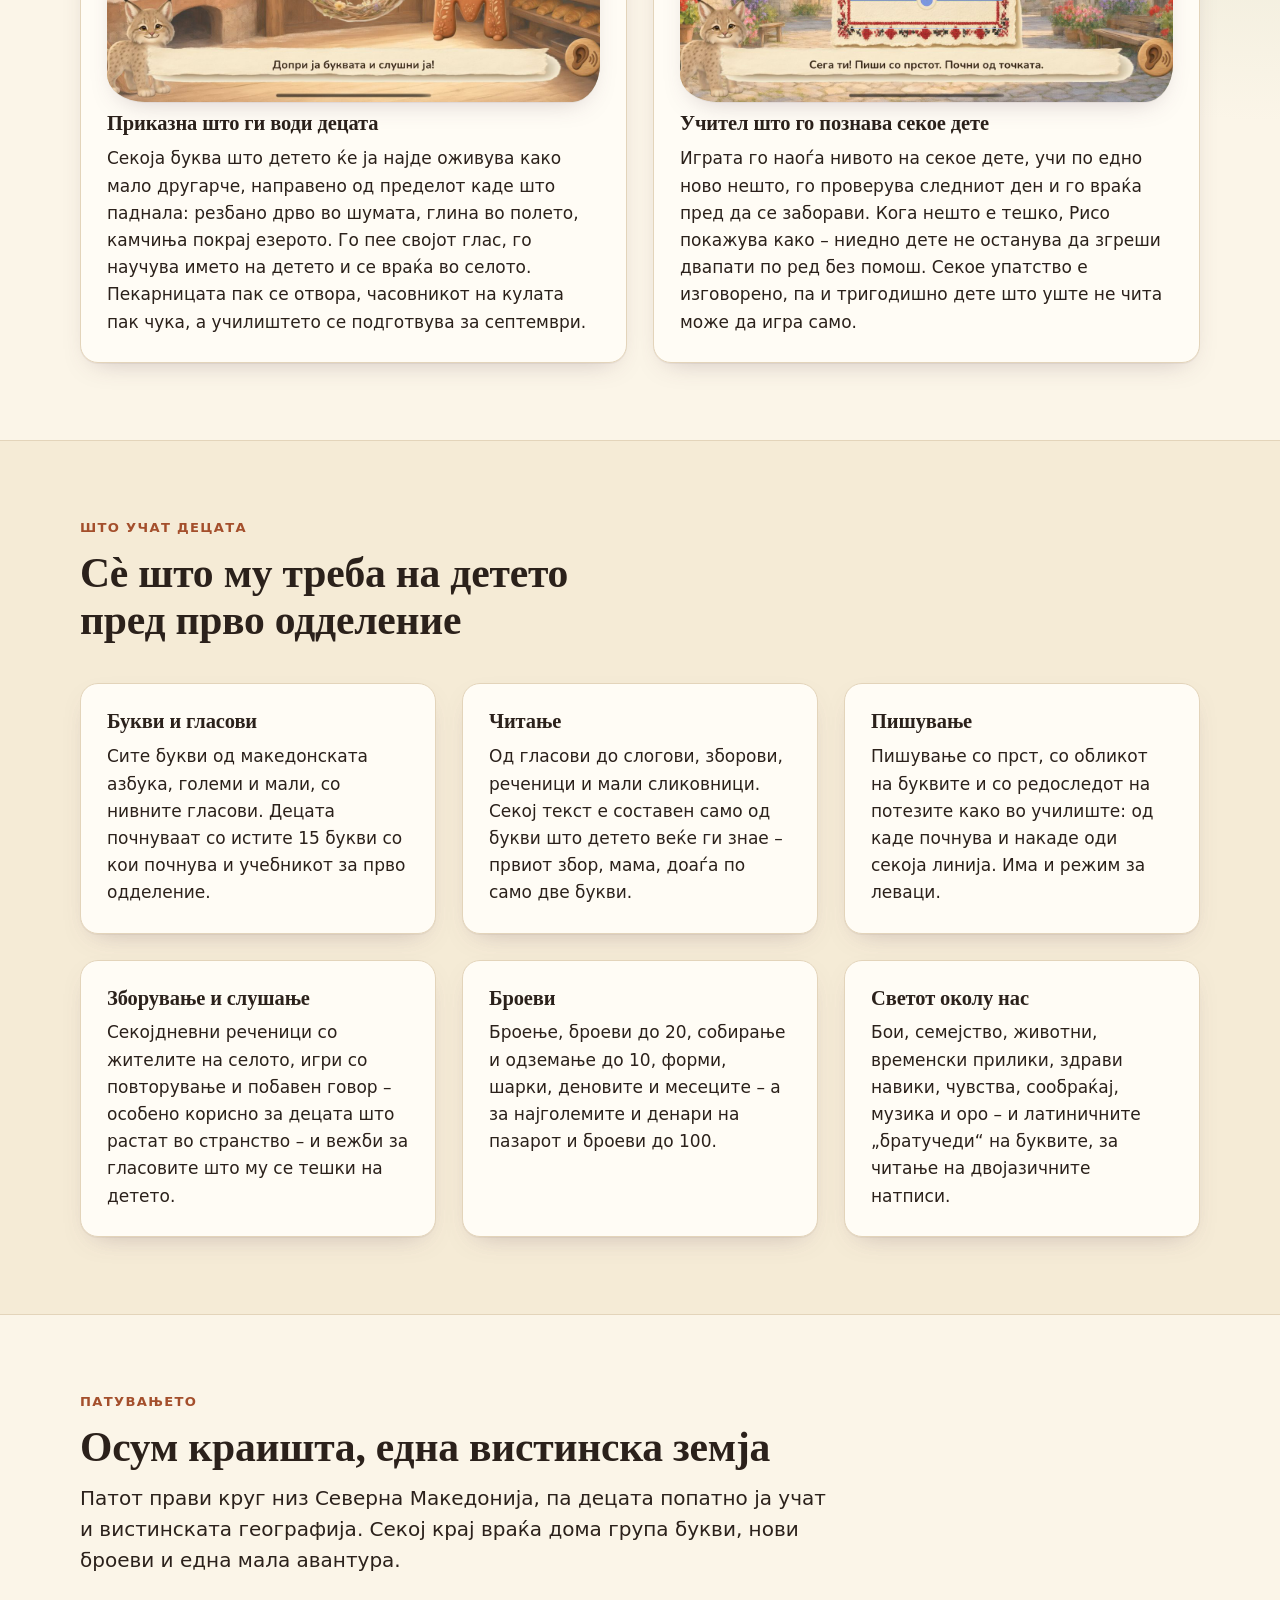
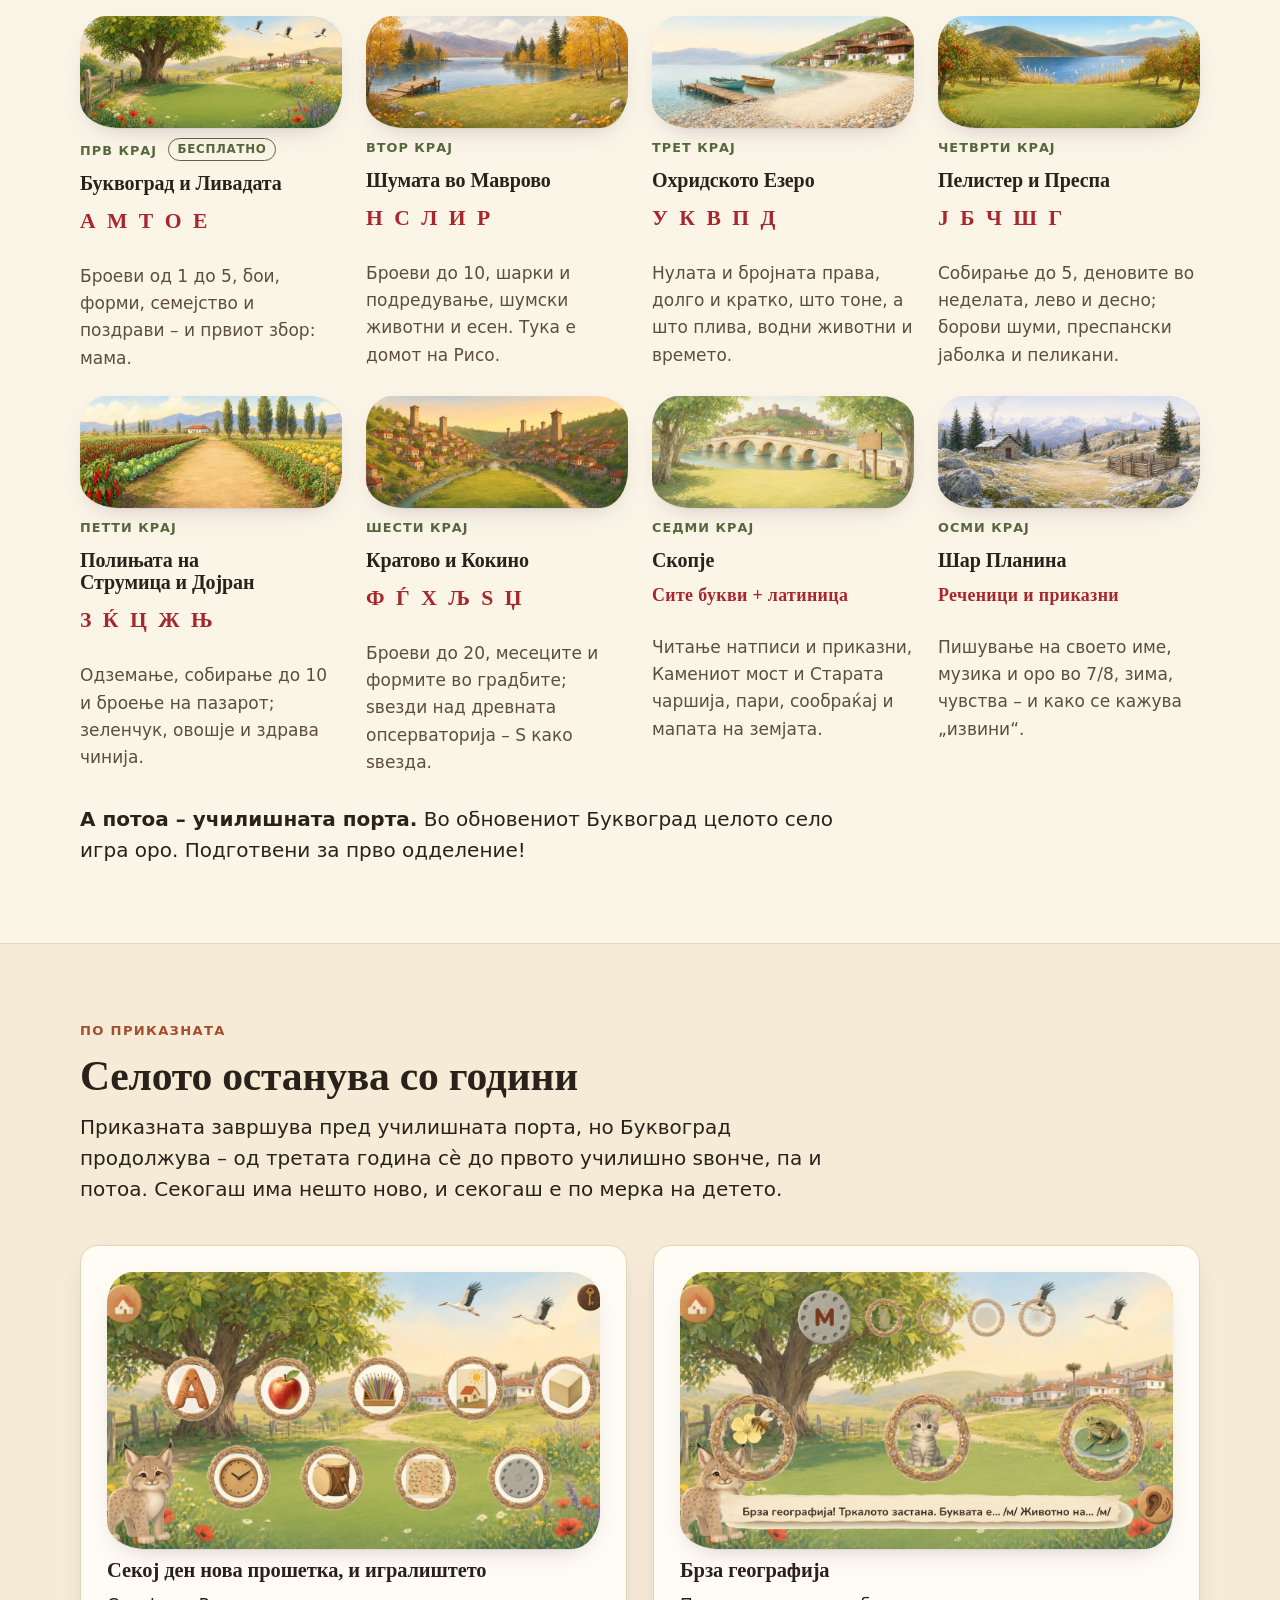
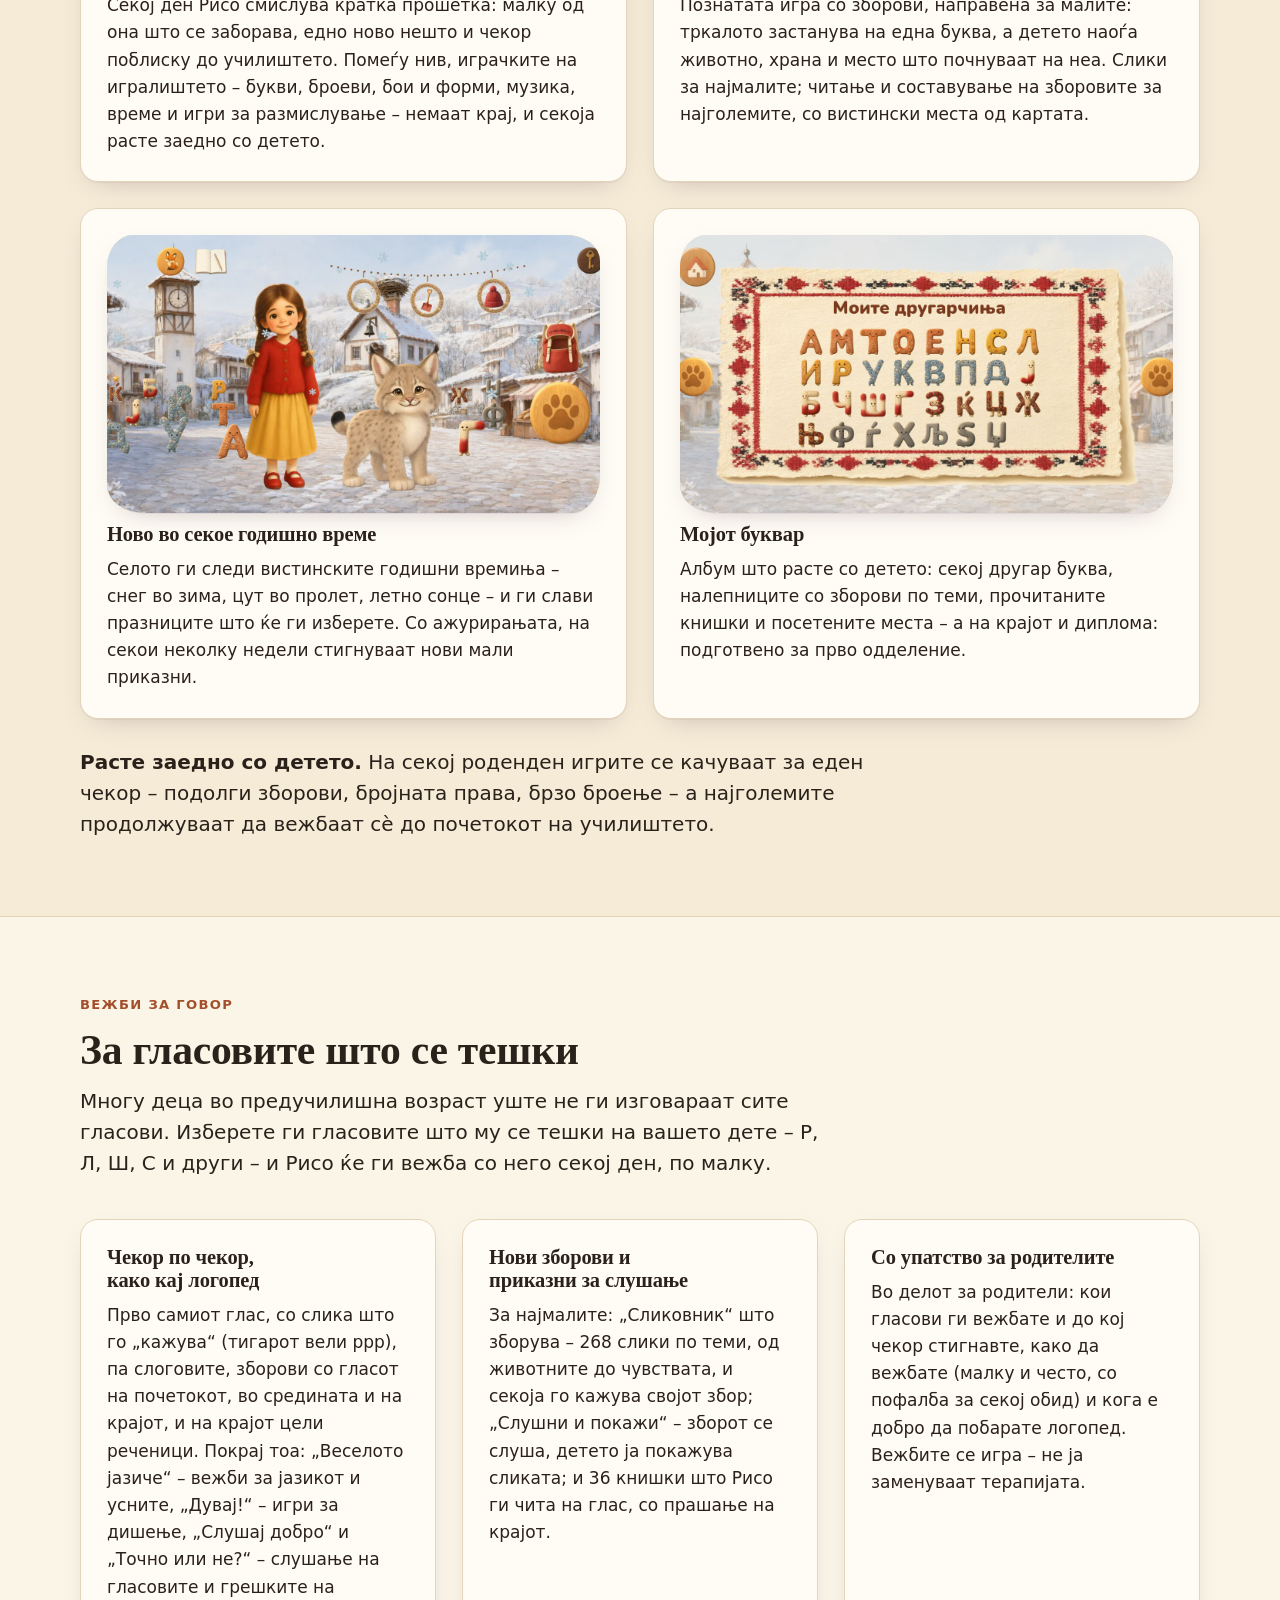
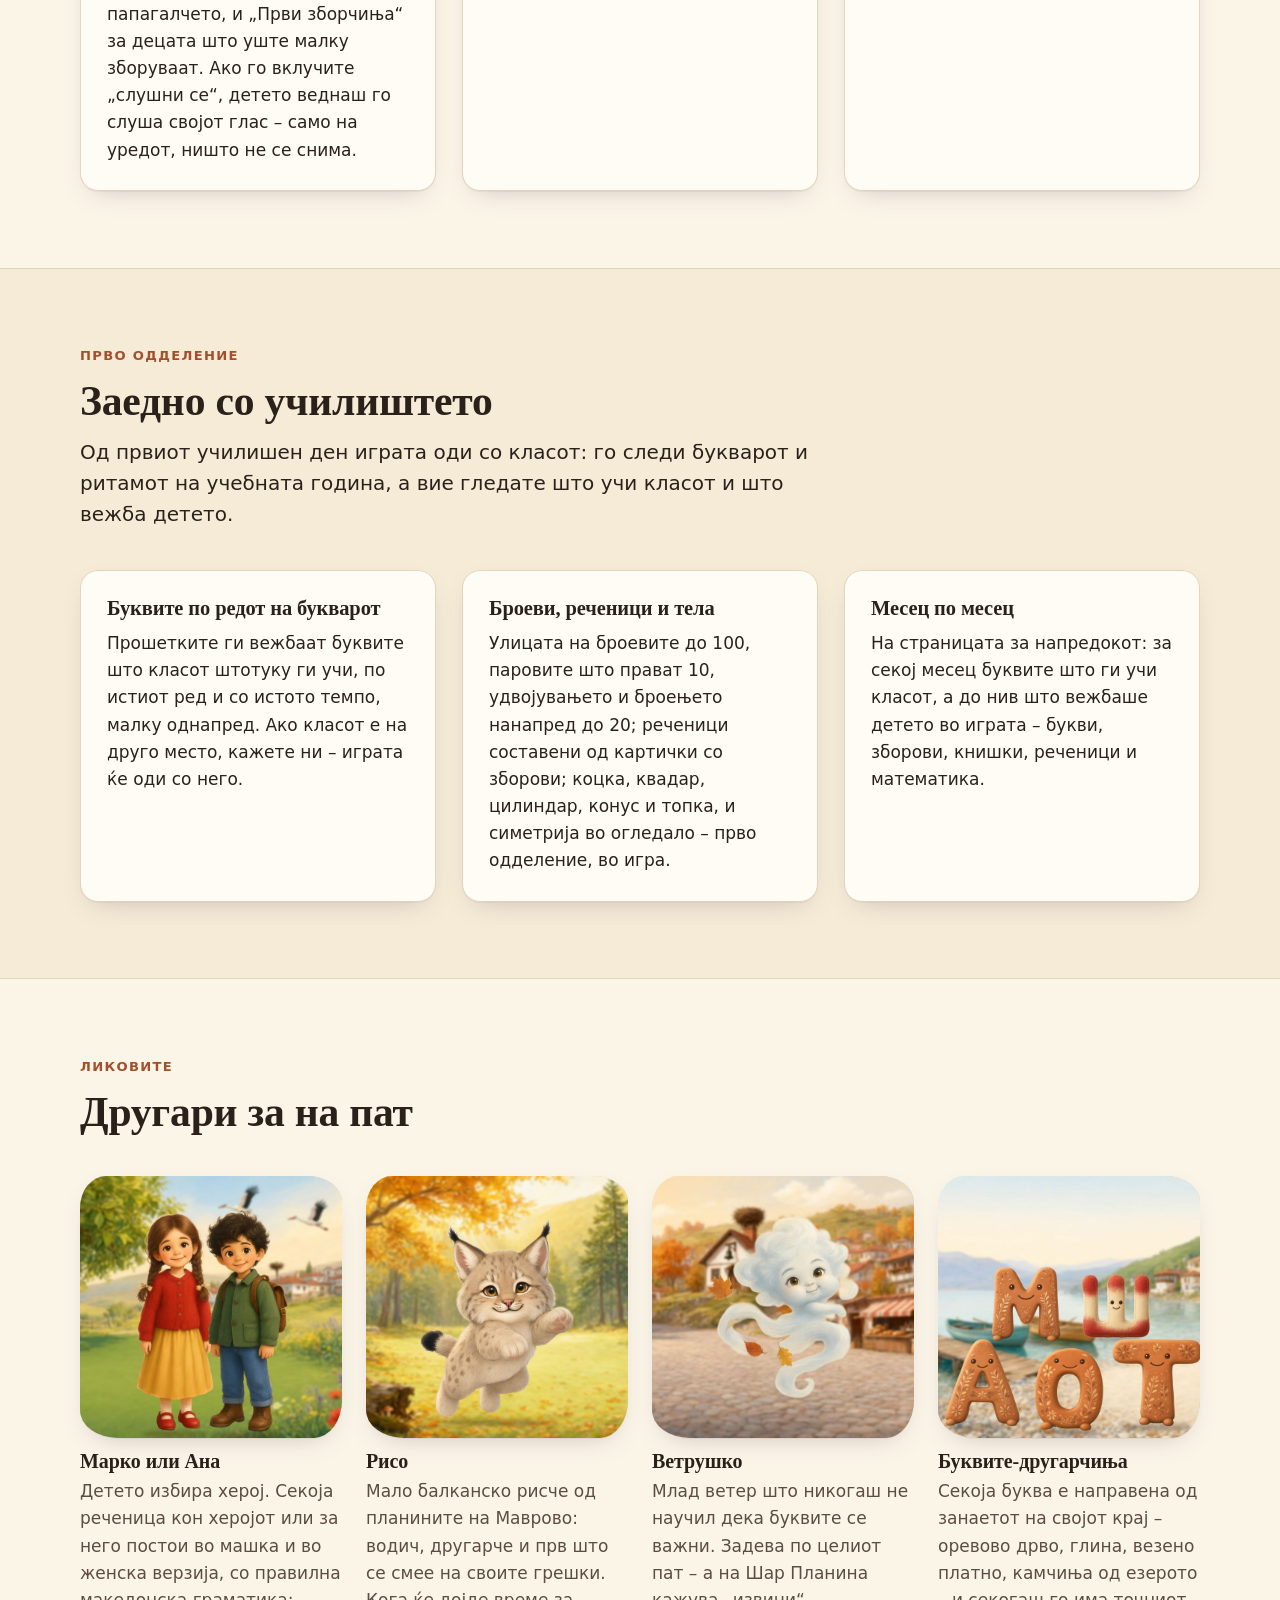
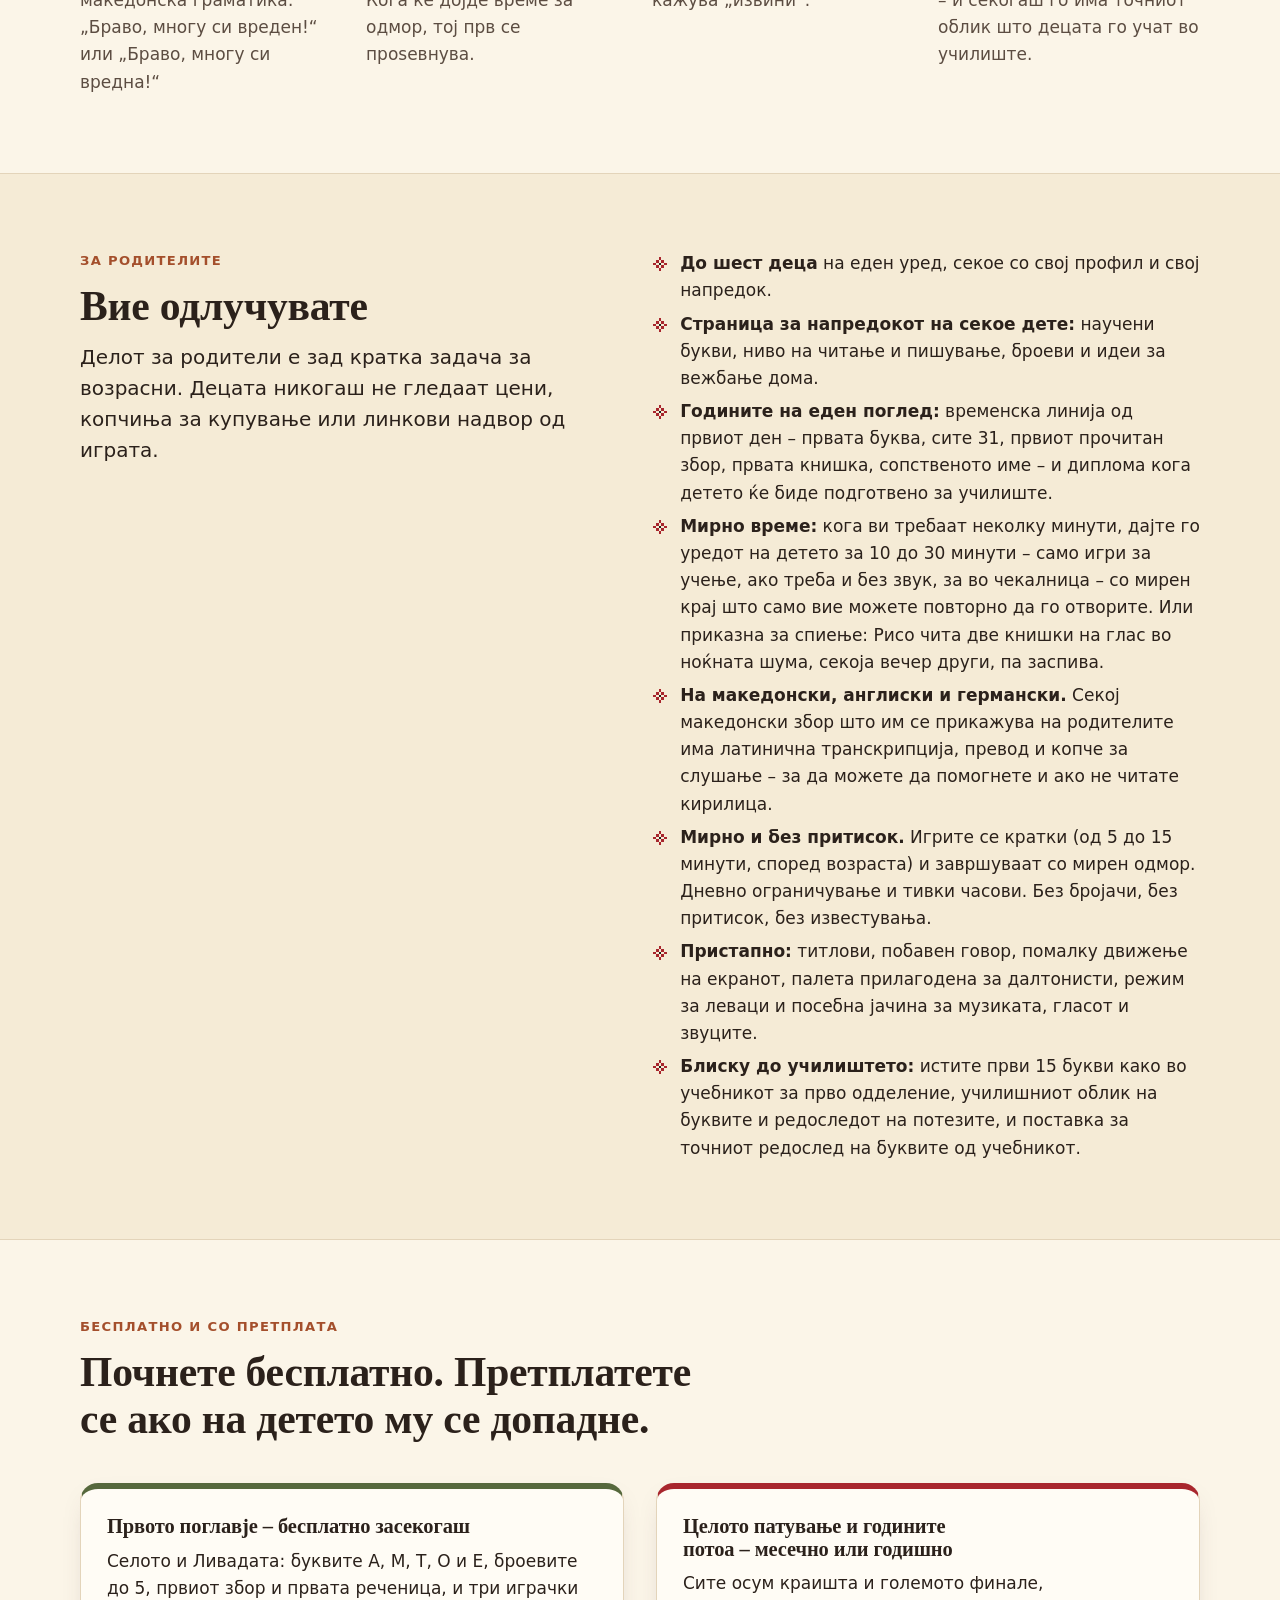
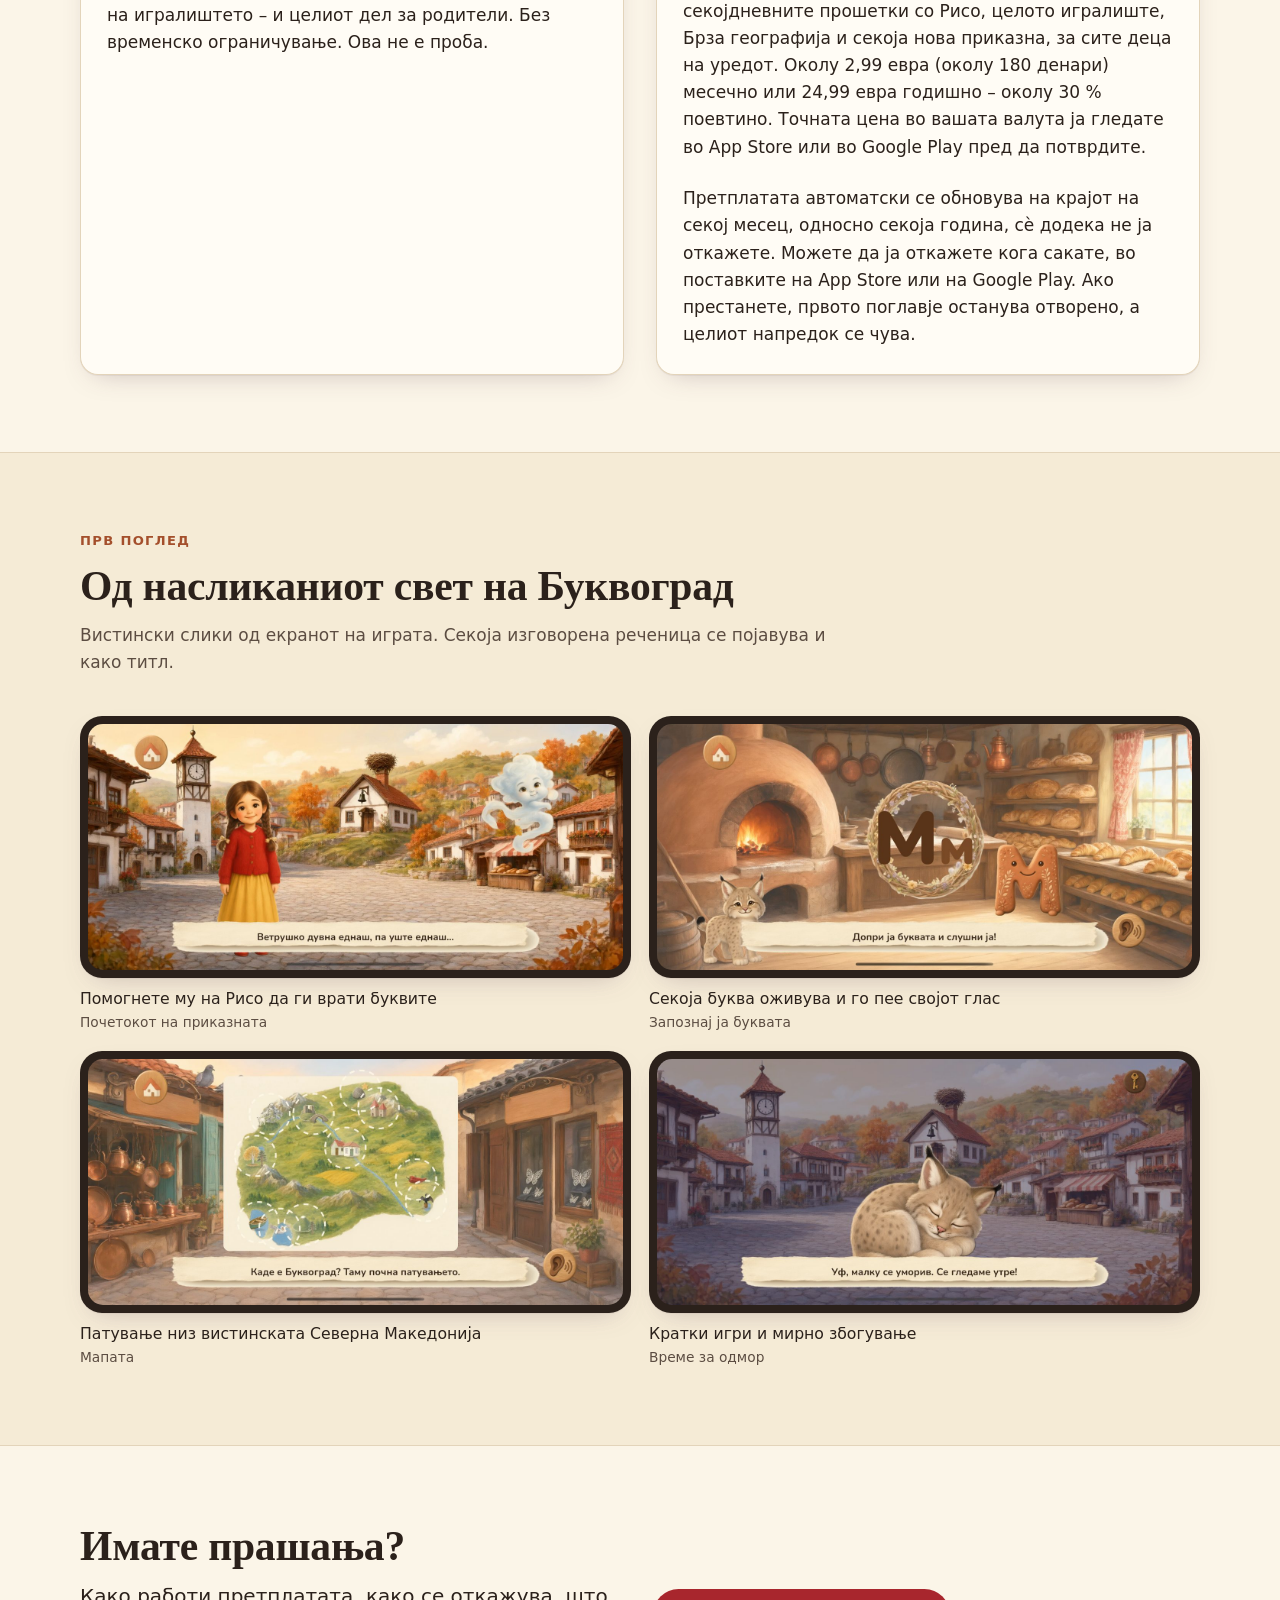
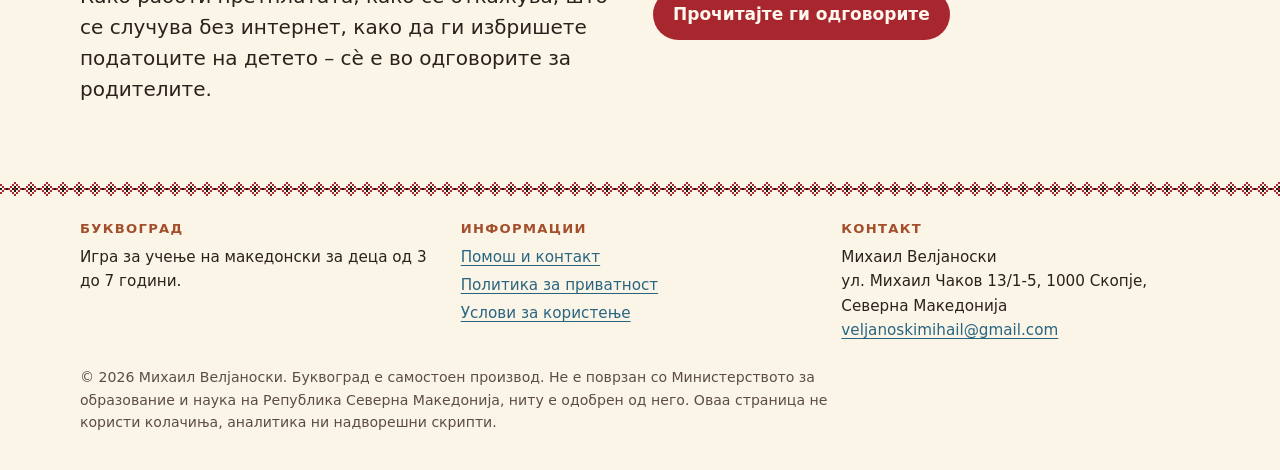
<file: mk/index.html>
<!doctype html>
<html lang="mk">
<head>
<meta charset="utf-8">
<meta name="viewport" content="width=device-width, initial-scale=1">
<title>Буквоград – азбука, читање и броеви за деца од 3 до 7 години</title>
<meta name="description" content="Игра со приказна за деца од 3 до 7 години: букви, читање, пишување, зборување и броеви на македонски – и село што останува со години. Без реклами, без следење, работи целосно без интернет.">
<meta name="color-scheme" content="light dark">
<link rel="icon" href="../assets/favicon.svg" type="image/svg+xml">
<link rel="stylesheet" href="../assets/style.css">
</head>
<body>
<a class="skip" href="#main">Скокни до содржината</a>

<header class="site-header">
  <div class="wrap header-inner">
    <a class="brand" href="index.html"><span class="brand-mark" aria-hidden="true"></span><span>Буквоград</span></a>
    <div class="nav-row">
      <nav class="site-nav" aria-label="Главно мени">
        <ul>
          <li><a href="index.html" aria-current="page">Почетна</a></li>
          <li><a href="support.html">Помош</a></li>
          <li><a href="privacy.html">Приватност</a></li>
          <li><a href="terms.html">Услови</a></li>
        </ul>
      </nav>
      <nav class="lang" aria-label="Јазик">
        <ul>
          <li><a href="index.html" hreflang="mk" lang="mk" aria-current="true">Македонски</a></li>
          <li><a href="../en/index.html" hreflang="en" lang="en">English</a></li>
          <li><a href="../de/index.html" hreflang="de" lang="de">Deutsch</a></li>
        </ul>
      </nav>
    </div>
  </div>
  <div class="vez-band" aria-hidden="true"></div>
</header>

<main id="main">

  <section class="hero">
    <div class="wrap hero-grid">
      <div class="hero-copy">
        <p class="eyebrow">Игра за учење на македонски · од 3 до 7 години</p>
        <h1>Буквоград</h1>
        <p class="lede">Едно ветровито есенско утро, палавиот Ветрушко ги однесе сите букви и броеви од селото. Вашето дете тргнува – како Марко или како Ана – со рисчето Рисо да ги врати дома, низ вистинската Северна Македонија. Попатно учи да чита, да пишува и да брои – и стигнува подготвено за прво одделение. А по приказната, селото останува – со години.</p>
        <div class="store-note">
          <span class="badge">Наскоро<small>App Store · Google Play</small></span>
          <a class="button ghost" href="#free">Што е бесплатно</a>
        </div>
      </div>
      <figure class="art tall-land">
        <img src="../assets/img/hero.jpg" width="1200" height="900" alt="Ана и Марко на плоштадот во Буквоград, Рисо скока пред нив, а ветрето Ветрушко носи три букви кон небото." decoding="async">
      </figure>
    </div>
  </section>

  <section class="section tint" aria-labelledby="promise-title">
    <div class="wrap">
      <div class="section-head">
        <p class="eyebrow">Нашето ветување</p>
        <h2 id="promise-title">Безбедно, мирно и по мерка на децата</h2>
      </div>
      <ul class="promise">
        <li>Без реклами<span>Ниту една, никогаш – и без понуди за купување пред децата.</span></li>
        <li>Без следење<span>Без аналитика, без рекламни идентификатори, без туѓи алатки што собираат податоци.</span></li>
        <li>Без кориснички сметки<span>Без регистрација, без најава, без разговори со непознати.</span></li>
        <li>Работи без интернет<span>Сѐ е на уредот: во колата, во авионот, кај баба на село.</span></li>
        <li>Не собираме податоци<span>Профилите и напредокот остануваат на вашиот уред.</span></li>
        <li>Дел само за возрасни<span>Претплатата, поставките и линковите се зад кратка проверка за возрасни.</span></li>
      </ul>
    </div>
  </section>

  <section class="section" aria-labelledby="what-title">
    <div class="wrap">
      <div class="section-head">
        <p class="eyebrow">Што е Буквоград</p>
        <h2 id="what-title">Вистинска игра – со добар учител во неа</h2>
      </div>
      <div class="grid two">
        <article class="card">
          <figure class="art wide">
            <img src="../assets/img/story.jpg" width="1280" height="720" alt="Во пекарницата буквата М оживеала и чека да ја допреш, а Рисо седи до титлот „Допри ја буквата и слушни ја!“" loading="lazy" decoding="async">
          </figure>
          <h3>Приказна што ги води децата</h3>
          <p>Секоја буква што детето ќе ја најде оживува како мало другарче, направено од пределот каде што паднала: резбано дрво во шумата, глина во полето, камчиња покрај езерото. Го пее својот глас, го научува името на детето и се враќа во селото. Пекарницата пак се отвора, часовникот на кулата пак чука, а училиштето се подготвува за септември.</p>
        </article>
        <article class="card">
          <figure class="art wide">
            <img src="../assets/img/teacher.jpg" width="1280" height="720" alt="Пишување на буквата Т со прст: зелената точка покажува каде се почнува, а Рисо вели: „Сега ти! Пиши со прстот. Почни од точката.“" loading="lazy" decoding="async">
          </figure>
          <h3>Учител што го познава секое дете</h3>
          <p>Играта го наоѓа нивото на секое дете, учи по едно ново нешто, го проверува следниот ден и го враќа пред да се заборави. Кога нешто е тешко, Рисо покажува како – ниедно дете не останува да згреши двапати по ред без помош. Секое упатство е изговорено, па и тригодишно дете што уште не чита може да игра само.</p>
        </article>
      </div>
    </div>
  </section>

  <section class="section tint" aria-labelledby="learn-title">
    <div class="wrap">
      <div class="section-head">
        <p class="eyebrow">Што учат децата</p>
        <h2 id="learn-title">Сѐ што му треба на детето пред прво одделение</h2>
      </div>
      <div class="grid three">
        <article class="card">
          <h3>Букви и гласови</h3>
          <p>Сите букви од македонската азбука, големи и мали, со нивните гласови. Децата почнуваат со истите 15 букви со кои почнува и учебникот за прво одделение.</p>
        </article>
        <article class="card">
          <h3>Читање</h3>
          <p>Од гласови до слогови, зборови, реченици и мали сликовници. Секој текст е составен само од букви што детето веќе ги знае – првиот збор, мама, доаѓа по само две букви.</p>
        </article>
        <article class="card">
          <h3>Пишување</h3>
          <p>Пишување со прст, со обликот на буквите и со редоследот на потезите како во училиште: од каде почнува и накаде оди секоја линија. Има и режим за леваци.</p>
        </article>
        <article class="card">
          <h3>Зборување и слушање</h3>
          <p>Секојдневни реченици со жителите на селото, игри со повторување и побавен говор – особено корисно за децата што растат во странство – и вежби за гласовите што му се тешки на детето.</p>
        </article>
        <article class="card">
          <h3>Броеви</h3>
          <p>Броење, броеви до 20, собирање и одземање до 10, форми, шарки, деновите и месеците – а за најголемите и денари на пазарот и броеви до 100.</p>
        </article>
        <article class="card">
          <h3>Светот околу нас</h3>
          <p>Бои, семејство, животни, временски прилики, здрави навики, чувства, сообраќај, музика и оро – и латиничните „братучеди“ на буквите, за читање на двојазичните натписи.</p>
        </article>
      </div>
    </div>
  </section>

  <section class="section" aria-labelledby="journey-title">
    <div class="wrap">
      <div class="section-head">
        <p class="eyebrow">Патувањето</p>
        <h2 id="journey-title">Осум краишта, една вистинска земја</h2>
        <p class="lede">Патот прави круг низ Северна Македонија, па децата попатно ја учат и вистинската географија. Секој крај враќа дома група букви, нови броеви и една мала авантура.</p>
      </div>
      <div class="lands">
        <article class="land-card">
          <figure class="art land"><img src="../assets/img/land-1.jpg" width="1400" height="600" alt="Зелена ливада со булки, голем орев и штркови што летаат над селото." loading="lazy" decoding="async"></figure>
          <p class="num">Прв крај <span class="pill">Бесплатно</span></p>
          <h3>Буквоград и Ливадата</h3>
          <p class="letters">А М Т О Е</p>
          <p class="muted">Броеви од 1 до 5, бои, форми, семејство и поздрави – и првиот збор: мама.</p>
        </article>
        <article class="land-card">
          <figure class="art land"><img src="../assets/img/land-2.jpg" width="1400" height="600" alt="Мавровското Езеро наесен: златни брези, темни борови и дрвен пристан." loading="lazy" decoding="async"></figure>
          <p class="num">Втор крај</p>
          <h3>Шумата во Маврово</h3>
          <p class="letters">Н С Л И Р</p>
          <p class="muted">Броеви до 10, шарки и подредување, шумски животни и есен. Тука е домот на Рисо.</p>
        </article>
        <article class="land-card">
          <figure class="art land"><img src="../assets/img/land-3.jpg" width="1400" height="600" alt="Охридското Езеро: два дрвени чамци покрај пристанот и бели куќи на зелениот рид." loading="lazy" decoding="async"></figure>
          <p class="num">Трет крај</p>
          <h3>Охридското Езеро</h3>
          <p class="letters">У К В П Д</p>
          <p class="muted">Нулата и бројната права, долго и кратко, што тоне, а што плива, водни животни и времето.</p>
        </article>
        <article class="land-card">
          <figure class="art land"><img src="../assets/img/land-4.jpg" width="1400" height="600" alt="Јаболкови градини на брегот на Преспанското Езеро, под ридовите на Пелистер." loading="lazy" decoding="async"></figure>
          <p class="num">Четврти крај</p>
          <h3>Пелистер и Преспа</h3>
          <p class="letters">Ј Б Ч Ш Г</p>
          <p class="muted">Собирање до 5, деновите во неделата, лево и десно; борови шуми, преспански јаболка и пеликани.</p>
        </article>
        <article class="land-card">
          <figure class="art land"><img src="../assets/img/land-5.jpg" width="1400" height="600" alt="Полиња со црвени пиперки, зелка и домати кај Струмица, а зад нив редица тополи." loading="lazy" decoding="async"></figure>
          <p class="num">Петти крај</p>
          <h3>Полињата на Струмица и Дојран</h3>
          <p class="letters">З Ќ Ц Ж Њ</p>
          <p class="muted">Одземање, собирање до 10 и броење на пазарот; зеленчук, овошје и здрава чинија.</p>
        </article>
        <article class="land-card">
          <figure class="art land"><img src="../assets/img/land-6.jpg" width="1400" height="600" alt="Камените кули и црвените покриви на Кратово во стариот вулкански кратер, а меѓу нив вијугава река." loading="lazy" decoding="async"></figure>
          <p class="num">Шести крај</p>
          <h3>Кратово и Кокино</h3>
          <p class="letters">Ф Ѓ Х Љ Ѕ Џ</p>
          <p class="muted">Броеви до 20, месеците и формите во градбите; ѕвезди над древната опсерваторија – Ѕ како ѕвезда.</p>
        </article>
        <article class="land-card">
          <figure class="art land"><img src="../assets/img/land-7.jpg" width="1400" height="600" alt="Камениот мост на Вардар во Скопје, а зад него тврдината Кале на ридот." loading="lazy" decoding="async"></figure>
          <p class="num">Седми крај</p>
          <h3>Скопје</h3>
          <p class="letters words">Сите букви + латиница</p>
          <p class="muted">Читање натписи и приказни, Камениот мост и Старата чаршија, пари, сообраќај и мапата на земјата.</p>
        </article>
        <article class="land-card">
          <figure class="art land"><img src="../assets/img/land-8.jpg" width="1400" height="600" alt="Камена колиба и дрвено трло за овци на Шар Планина, со првиот снег на врвовите." loading="lazy" decoding="async"></figure>
          <p class="num">Осми крај</p>
          <h3>Шар Планина</h3>
          <p class="letters words">Реченици и приказни</p>
          <p class="muted">Пишување на своето име, музика и оро во 7/8, зима, чувства – и како се кажува „извини“.</p>
        </article>
      </div>
      <p class="lede mt-lg"><strong>А потоа – училишната порта.</strong> Во обновениот Буквоград целото село игра оро. Подготвени за прво одделение!</p>
    </div>
  </section>

  <section class="section tint" id="years" aria-labelledby="years-title">
    <div class="wrap">
      <div class="section-head">
        <p class="eyebrow">По приказната</p>
        <h2 id="years-title">Селото останува со години</h2>
        <p class="lede">Приказната завршува пред училишната порта, но Буквоград продолжува – од третата година сѐ до првото училишно ѕвонче, па и потоа. Секогаш има нешто ново, и секогаш е по мерка на детето.</p>
      </div>
      <div class="grid pairs">
        <article class="card">
          <figure class="art wide"><img src="../assets/img/years-playground.jpg" width="1280" height="720" alt="Игралиштето на ливадата: полица со тркалезни играчки – буква, јаболко, боички, слика, коцка, часовник, тапан, лавиринт и камено тркало – а до нив Рисо." loading="lazy" decoding="async"></figure>
          <h3>Секој ден нова прошетка, и игралиштето</h3>
          <p>Секој ден Рисо смислува кратка прошетка: малку од она што се заборава, едно ново нешто и чекор поблиску до училиштето. Помеѓу нив, играчките на игралиштето – букви, броеви, бои и форми, музика, време и игри за размислување – немаат крај, и секоја расте заедно со детето.</p>
        </article>
        <article class="card">
          <figure class="art wide"><img src="../assets/img/years-geo.jpg" width="1280" height="720" alt="Брза географија: каменото тркало застана на М, а Рисо бара животно што почнува на М – пчела, маче или жаба?" loading="lazy" decoding="async"></figure>
          <h3>Брза географија</h3>
          <p>Познатата игра со зборови, направена за малите: тркалото застанува на една буква, а детето наоѓа животно, храна и место што почнуваат на неа. Слики за најмалите; читање и составување на зборовите за најголемите, со вистински места од картата.</p>
        </article>
        <article class="card">
          <figure class="art wide"><img src="../assets/img/years-seasons.jpg" width="1280" height="720" alt="Плоштадот на селото во зима: снег на покривите, гирланда со темата на неделата преку плоштадот, а Ана и Рисо меѓу другарите букви." loading="lazy" decoding="async"></figure>
          <h3>Ново во секое годишно време</h3>
          <p>Селото ги следи вистинските годишни времиња – снег во зима, цут во пролет, летно сонце – и ги слави празниците што ќе ги изберете. Со ажурирањата, на секои неколку недели стигнуваат нови мали приказни.</p>
        </article>
        <article class="card">
          <figure class="art wide"><img src="../assets/img/years-album.jpg" width="1280" height="720" alt="Мојот буквар: везена страница со сите 31 другари букви од македонската азбука." loading="lazy" decoding="async"></figure>
          <h3>Мојот буквар</h3>
          <p>Албум што расте со детето: секој другар буква, налепниците со зборови по теми, прочитаните книшки и посетените места – а на крајот и диплома: подготвено за прво одделение.</p>
        </article>
      </div>
      <p class="lede mt-lg"><strong>Расте заедно со детето.</strong> На секој роденден игрите се качуваат за еден чекор – подолги зборови, бројната права, брзо броење – а најголемите продолжуваат да вежбаат сѐ до почетокот на училиштето.</p>
    </div>
  </section>

  <section class="section" id="speech" aria-labelledby="speech-title">
    <div class="wrap">
      <div class="section-head">
        <p class="eyebrow">Вежби за говор</p>
        <h2 id="speech-title">За гласовите што се тешки</h2>
        <p class="lede">Многу деца во предучилишна возраст уште не ги изговараат сите гласови. Изберете ги гласовите што му се тешки на вашето дете – Р, Л, Ш, С и други – и Рисо ќе ги вежба со него секој ден, по малку.</p>
      </div>
      <div class="grid three">
        <article class="card">
          <h3>Чекор по чекор, како кај логопед</h3>
          <p>Прво самиот глас, со слика што го „кажува“ (тигарот вели ррр), па слоговите, зборови со гласот на почетокот, во средината и на крајот, и на крајот цели реченици. Покрај тоа: „Веселото јазиче“ – вежби за јазикот и усните, „Дувај!“ – игри за дишење, „Слушај добро“ и „Точно или не?“ – слушање на гласовите и грешките на папагалчето, и „Први зборчиња“ за децата што уште малку зборуваат. Ако го вклучите „слушни се“, детето веднаш го слуша својот глас – само на уредот, ништо не се снима.</p>
        </article>
        <article class="card">
          <h3>Нови зборови и приказни за слушање</h3>
          <p>За најмалите: „Сликовник“ што зборува – 268 слики по теми, од животните до чувствата, и секоја го кажува својот збор; „Слушни и покажи“ – зборот се слуша, детето ја покажува сликата; и 36 книшки што Рисо ги чита на глас, со прашање на крајот.</p>
        </article>
        <article class="card">
          <h3>Со упатство за родителите</h3>
          <p>Во делот за родители: кои гласови ги вежбате и до кој чекор стигнавте, како да вежбате (малку и често, со пофалба за секој обид) и кога е добро да побарате логопед. Вежбите се игра – не ја заменуваат терапијата.</p>
        </article>
      </div>
    </div>
  </section>

  <section class="section tint" id="first-grade" aria-labelledby="first-grade-title">
    <div class="wrap">
      <div class="section-head">
        <p class="eyebrow">Прво одделение</p>
        <h2 id="first-grade-title">Заедно со училиштето</h2>
        <p class="lede">Од првиот училишен ден играта оди со класот: го следи букварот и ритамот на учебната година, а вие гледате што учи класот и што вежба детето.</p>
      </div>
      <div class="grid three">
        <article class="card">
          <h3>Буквите по редот на букварот</h3>
          <p>Прошетките ги вежбаат буквите што класот штотуку ги учи, по истиот ред и со истото темпо, малку однапред. Ако класот е на друго место, кажете ни – играта ќе оди со него.</p>
        </article>
        <article class="card">
          <h3>Броеви, реченици и тела</h3>
          <p>Улицата на броевите до 100, паровите што прават 10, удвојувањето и броењето нанапред до 20; реченици составени од картички со зборови; коцка, квадар, цилиндар, конус и топка, и симетрија во огледало – прво одделение, во игра.</p>
        </article>
        <article class="card">
          <h3>Месец по месец</h3>
          <p>На страницата за напредокот: за секој месец буквите што ги учи класот, а до нив што вежбаше детето во играта – букви, зборови, книшки, реченици и математика.</p>
        </article>
      </div>
    </div>
  </section>

  <section class="section" aria-labelledby="cast-title">
    <div class="wrap">
      <div class="section-head">
        <p class="eyebrow">Ликовите</p>
        <h2 id="cast-title">Другари за на пат</h2>
      </div>
      <div class="cast">
        <article>
          <figure class="art square"><img src="../assets/img/cast-heroes.jpg" width="700" height="700" alt="Ана и Марко еден до друг на ливадата: Ана во црвен џемпер и жолто здолниште, Марко во зелена јакна со училишна торба." loading="lazy" decoding="async"></figure>
          <h3>Марко или Ана</h3>
          <p>Детето избира херој. Секоја реченица кон херојот или за него постои во машка и во женска верзија, со правилна македонска граматика: „Браво, многу си вреден!“ или „Браво, многу си вредна!“</p>
        </article>
        <article>
          <figure class="art square"><img src="../assets/img/cast-riso.jpg" width="700" height="700" alt="Рисчето Рисо скока од радост во есенската шума." loading="lazy" decoding="async"></figure>
          <h3>Рисо</h3>
          <p>Мало балканско рисче од планините на Маврово: водич, другарче и прв што се смее на своите грешки. Кога ќе дојде време за одмор, тој прв се проѕевнува.</p>
        </article>
        <article>
          <figure class="art square"><img src="../assets/img/cast-wind.jpg" width="700" height="700" alt="Ветрушко, мек вител од ветер со палаво лице, си игра со есенски лисја над плоштадот." loading="lazy" decoding="async"></figure>
          <h3>Ветрушко</h3>
          <p>Млад ветер што никогаш не научил дека буквите се важни. Задева по целиот пат – а на Шар Планина кажува „извини“.</p>
        </article>
        <article>
          <figure class="art square"><img src="../assets/img/cast-friends.jpg" width="700" height="700" alt="Пет букви-другарчиња покрај Охридското Езеро – М, Ш, А, О и Т, од глина и везен филц – сите насмеани." loading="lazy" decoding="async"></figure>
          <h3>Буквите-другарчиња</h3>
          <p>Секоја буква е направена од занаетот на својот крај – оревово дрво, глина, везено платно, камчиња од езерото – и секогаш го има точниот облик што децата го учат во училиште.</p>
        </article>
      </div>
    </div>
  </section>

  <section class="section tint" aria-labelledby="parents-title">
    <div class="wrap grid two">
      <div class="section-head mb-0">
        <p class="eyebrow">За родителите</p>
        <h2 id="parents-title">Вие одлучувате</h2>
        <p class="lede">Делот за родители е зад кратка задача за возрасни. Децата никогаш не гледаат цени, копчиња за купување или линкови надвор од играта.</p>
      </div>
      <ul class="diamond-list">
        <li><strong>До шест деца</strong> на еден уред, секое со свој профил и свој напредок.</li>
        <li><strong>Страница за напредокот на секое дете:</strong> научени букви, ниво на читање и пишување, броеви и идеи за вежбање дома.</li>
        <li><strong>Годините на еден поглед:</strong> временска линија од првиот ден – првата буква, сите 31, првиот прочитан збор, првата книшка, сопственото име – и диплома кога детето ќе биде подготвено за училиште.</li>
        <li><strong>Мирно време:</strong> кога ви требаат неколку минути, дајте го уредот на детето за 10 до 30 минути – само игри за учење, ако треба и без звук, за во чекалница – со мирен крај што само вие можете повторно да го отворите. Или приказна за спиење: Рисо чита две книшки на глас во ноќната шума, секоја вечер други, па заспива.</li>
        <li><strong>На македонски, англиски и германски.</strong> Секој македонски збор што им се прикажува на родителите има латинична транскрипција, превод и копче за слушање – за да можете да помогнете и ако не читате кирилица.</li>
        <li><strong>Мирно и без притисок.</strong> Игрите се кратки (од 5 до 15 минути, според возраста) и завршуваат со мирен одмор. Дневно ограничување и тивки часови. Без бројачи, без притисок, без известувања.</li>
        <li><strong>Пристапно:</strong> титлови, побавен говор, помалку движење на екранот, палета прилагодена за далтонисти, режим за леваци и посебна јачина за музиката, гласот и звуците.</li>
        <li><strong>Блиску до училиштето:</strong> истите први 15 букви како во учебникот за прво одделение, училишниот облик на буквите и редоследот на потезите, и поставка за точниот редослед на буквите од учебникот.</li>
      </ul>
    </div>
  </section>

  <section class="section" id="free" aria-labelledby="price-title">
    <div class="wrap">
      <div class="section-head">
        <p class="eyebrow">Бесплатно и со претплата</p>
        <h2 id="price-title">Почнете бесплатно. Претплатете се ако на детето му се допадне.</h2>
      </div>
      <div class="price">
        <article class="card free">
          <h3>Првото поглавје – бесплатно засекогаш</h3>
          <p>Селото и Ливадата: буквите А, М, Т, О и Е, броевите до 5, првиот збор и првата реченица, и три играчки на игралиштето – и целиот дел за родители. Без временско ограничување. Ова не е проба.</p>
        </article>
        <article class="card sub">
          <h3>Целото патување и годините потоа – месечно или годишно</h3>
          <p>Сите осум краишта и големото финале, секојдневните прошетки со Рисо, целото игралиште, Брза географија и секоја нова приказна, за сите деца на уредот. Околу 2,99 евра (околу 180 денари) месечно или 24,99 евра годишно – околу 30 % поевтино. Точната цена во вашата валута ја гледате во App Store или во Google Play пред да потврдите.</p>
          <p>Претплатата автоматски се обновува на крајот на секој месец, односно секоја година, сѐ додека не ја откажете. Можете да ја откажете кога сакате, во поставките на App Store или на Google Play. Ако престанете, првото поглавје останува отворено, а целиот напредок се чува.</p>
        </article>
      </div>
    </div>
  </section>

  <section class="section tint" aria-labelledby="screens-title">
    <div class="wrap">
      <div class="section-head">
        <p class="eyebrow">Прв поглед</p>
        <h2 id="screens-title">Од насликаниот свет на Буквоград</h2>
        <p class="muted">Вистински слики од екранот на играта. Секоја изговорена реченица се појавува и како титл.</p>
      </div>
      <div class="screens">
        <figure class="screen">
          <div class="frame"><div class="art"><img src="../assets/img/screen-01.jpg" width="1400" height="644" alt="Ана на плоштадот додека Ветрушко се врти над покривите; титлот гласи „Ветрушко дувна еднаш, па уште еднаш…“" loading="lazy" decoding="async"></div></div>
          <figcaption>Помогнете му на Рисо да ги врати буквите<span>Почетокот на приказната</span></figcaption>
        </figure>
        <figure class="screen">
          <div class="frame"><div class="art"><img src="../assets/img/screen-02.jpg" width="1400" height="644" alt="Буквата М оживува во пекарницата, до големата и малата буква Мм; титлот вели „Допри ја буквата и слушни ја!“" loading="lazy" decoding="async"></div></div>
          <figcaption>Секоја буква оживува и го пее својот глас<span>Запознај ја буквата</span></figcaption>
        </figure>
        <figure class="screen">
          <div class="frame"><div class="art"><img src="../assets/img/screen-06.jpg" width="1400" height="644" alt="Насликаната карта на Северна Македонија во Старата чаршија; титлот прашува „Каде е Буквоград? Таму почна патувањето.“" loading="lazy" decoding="async"></div></div>
          <figcaption>Патување низ вистинската Северна Македонија<span>Мапата</span></figcaption>
        </figure>
        <figure class="screen">
          <div class="frame"><div class="art"><img src="../assets/img/screen-08.jpg" width="1400" height="644" alt="Рисо спие свиткан на плоштадот навечер; титлот вели „Уф, малку се уморив. Се гледаме утре!“" loading="lazy" decoding="async"></div></div>
          <figcaption>Кратки игри и мирно збогување<span>Време за одмор</span></figcaption>
        </figure>
      </div>
    </div>
  </section>

  <section class="section" aria-labelledby="help-title">
    <div class="wrap grid two">
      <div class="section-head mb-0">
        <h2 id="help-title">Имате прашања?</h2>
        <p class="lede">Како работи претплатата, како се откажува, што се случува без интернет, како да ги избришете податоците на детето – сѐ е во одговорите за родителите.</p>
      </div>
      <p class="self-center"><a class="button" href="support.html">Прочитајте ги одговорите</a></p>
    </div>
  </section>

</main>

<footer class="site-footer">
  <div class="vez-band thin" aria-hidden="true"></div>
  <div class="wrap">
    <div class="footer-grid">
      <div>
        <h2>Буквоград</h2>
        <p>Игра за учење на македонски за деца од 3 до 7 години.</p>
      </div>
      <nav aria-label="Информации">
        <h2>Информации</h2>
        <ul>
          <li><a href="support.html">Помош и контакт</a></li>
          <li><a href="privacy.html">Политика за приватност</a></li>
          <li><a href="terms.html">Услови за користење</a></li>
        </ul>
      </nav>
      <div>
        <h2>Контакт</h2>
        <address>Михаил Велјаноски<br>ул. Михаил Чаков 13/1-5, 1000 Скопје, Северна Македонија<br><a href="mailto:veljanoskimihail@gmail.com">veljanoskimihail@gmail.com</a></address>
      </div>
    </div>
    <p class="fine">© 2026 Михаил Велјаноски. Буквоград е самостоен производ. Не е поврзан со Министерството за образование и наука на Република Северна Македонија, ниту е одобрен од него. Оваа страница не користи колачиња, аналитика ни надворешни скрипти.</p>
  </div>
</footer>
</body>
</html>
</file>
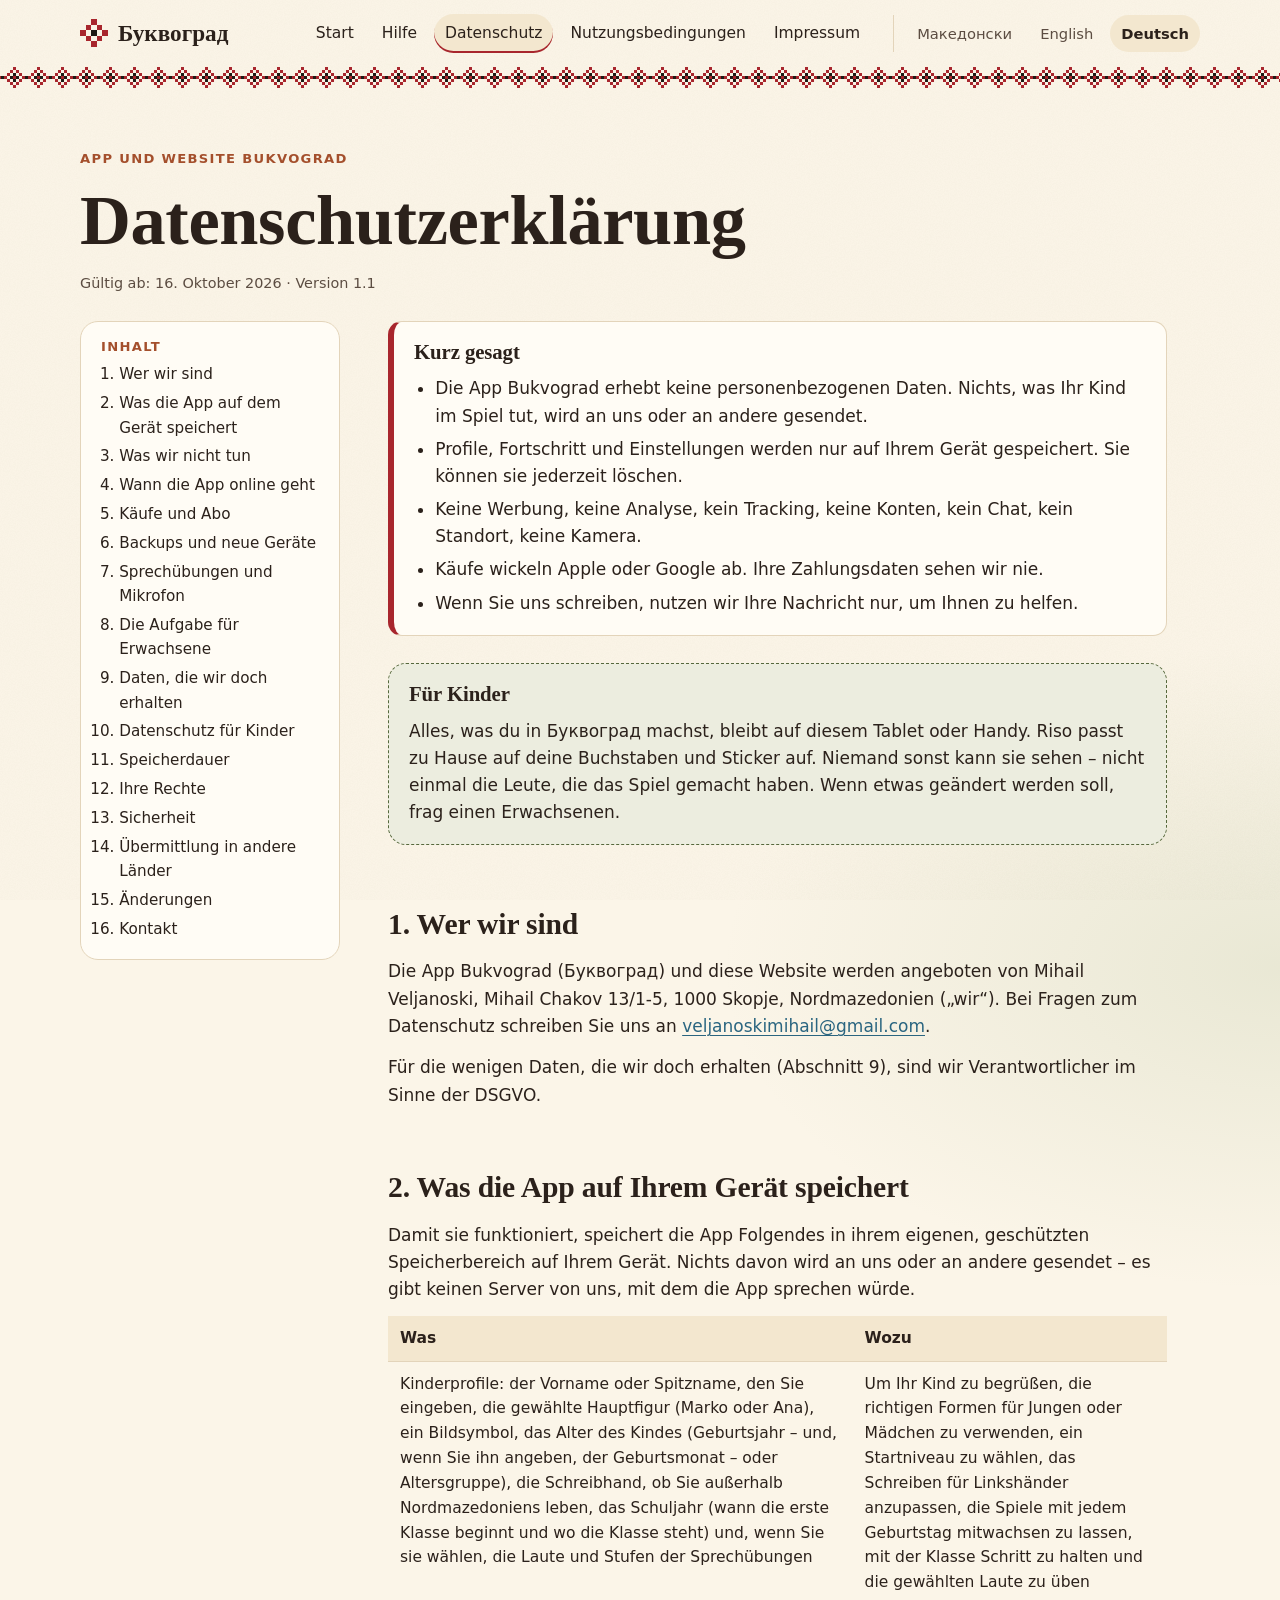
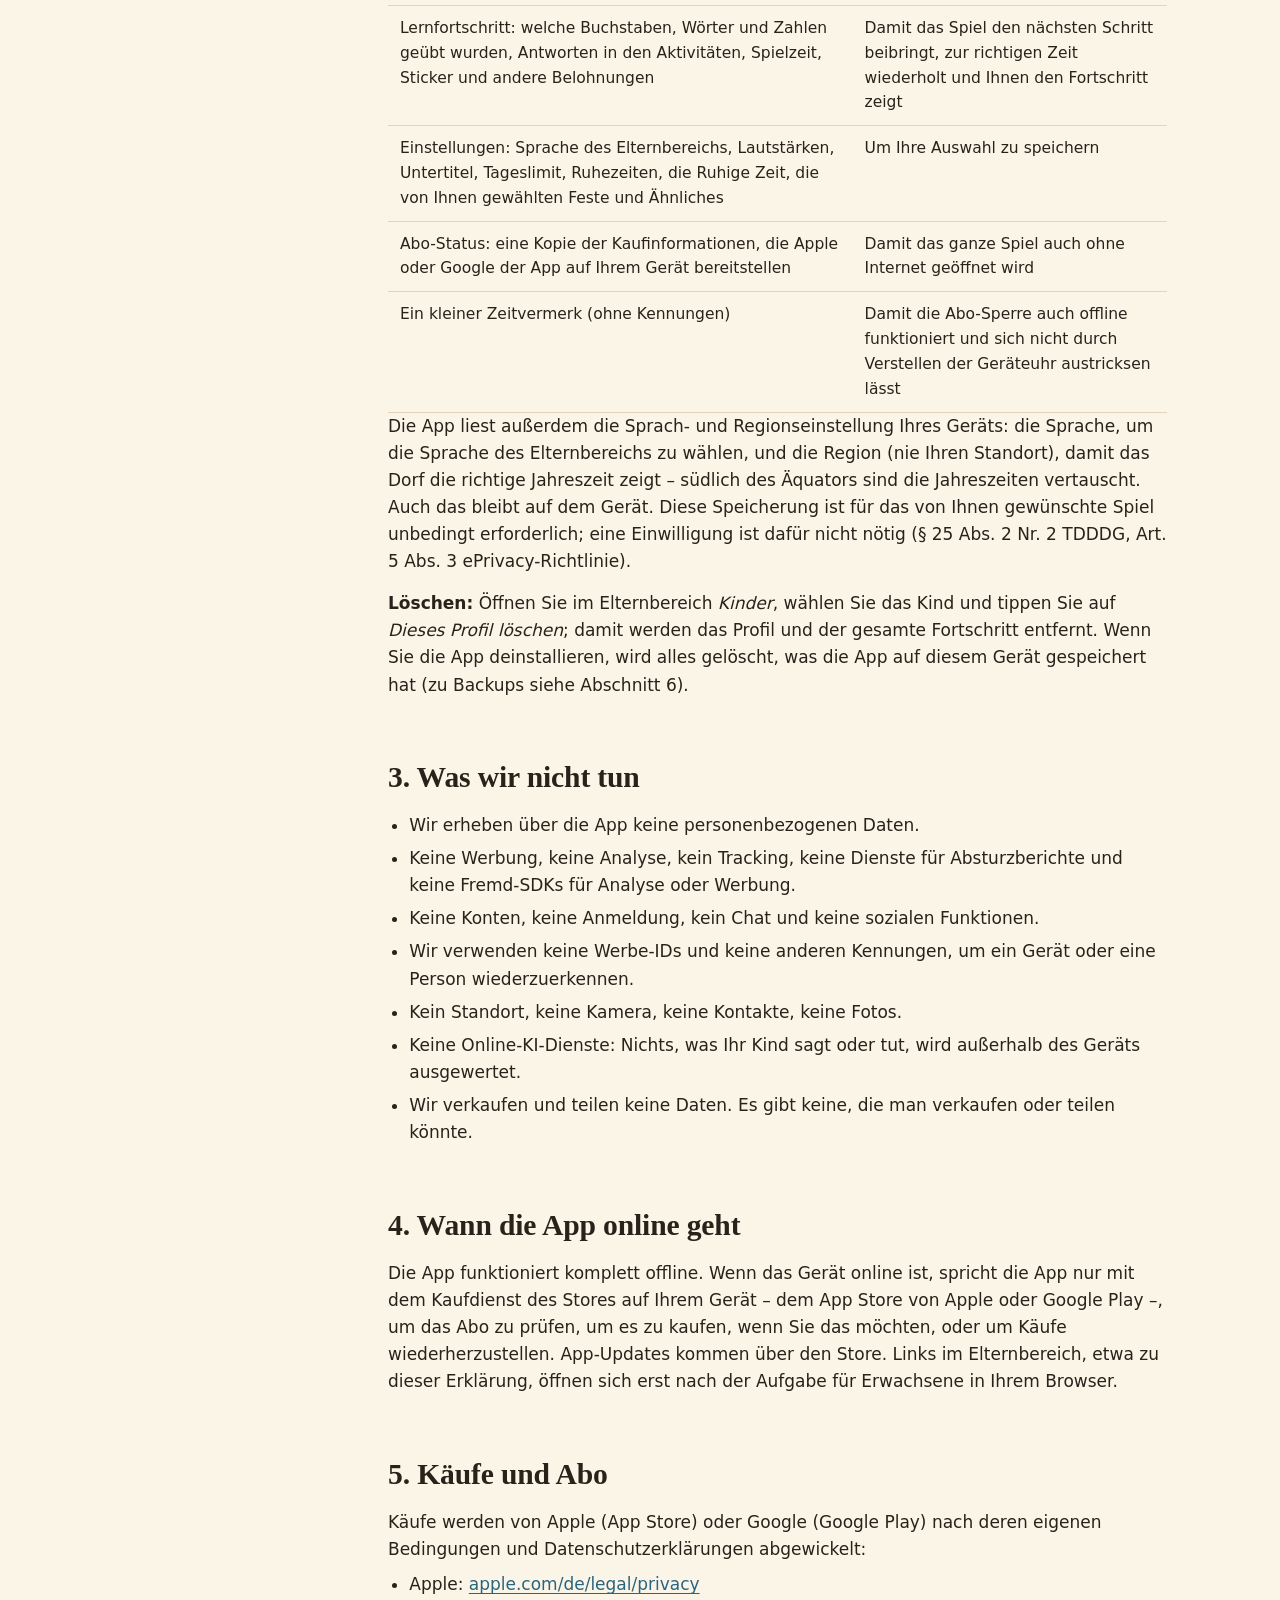
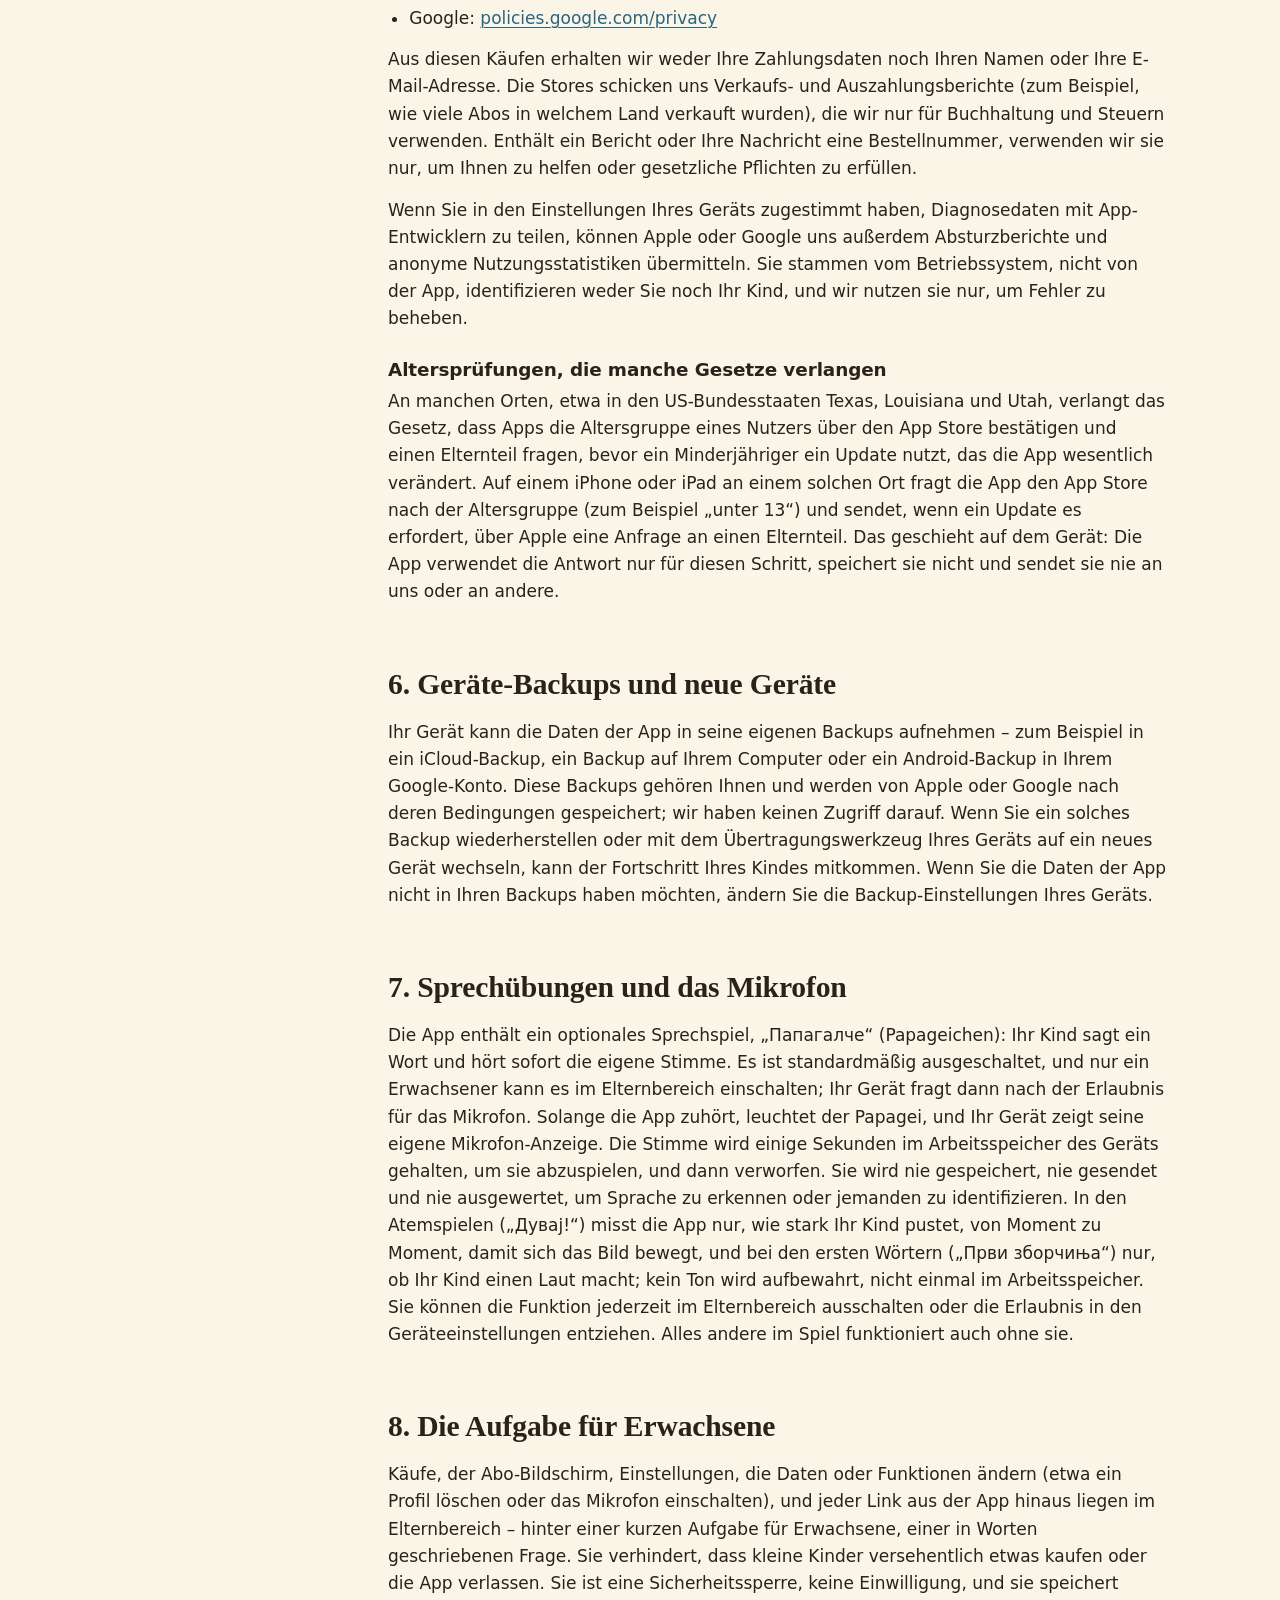
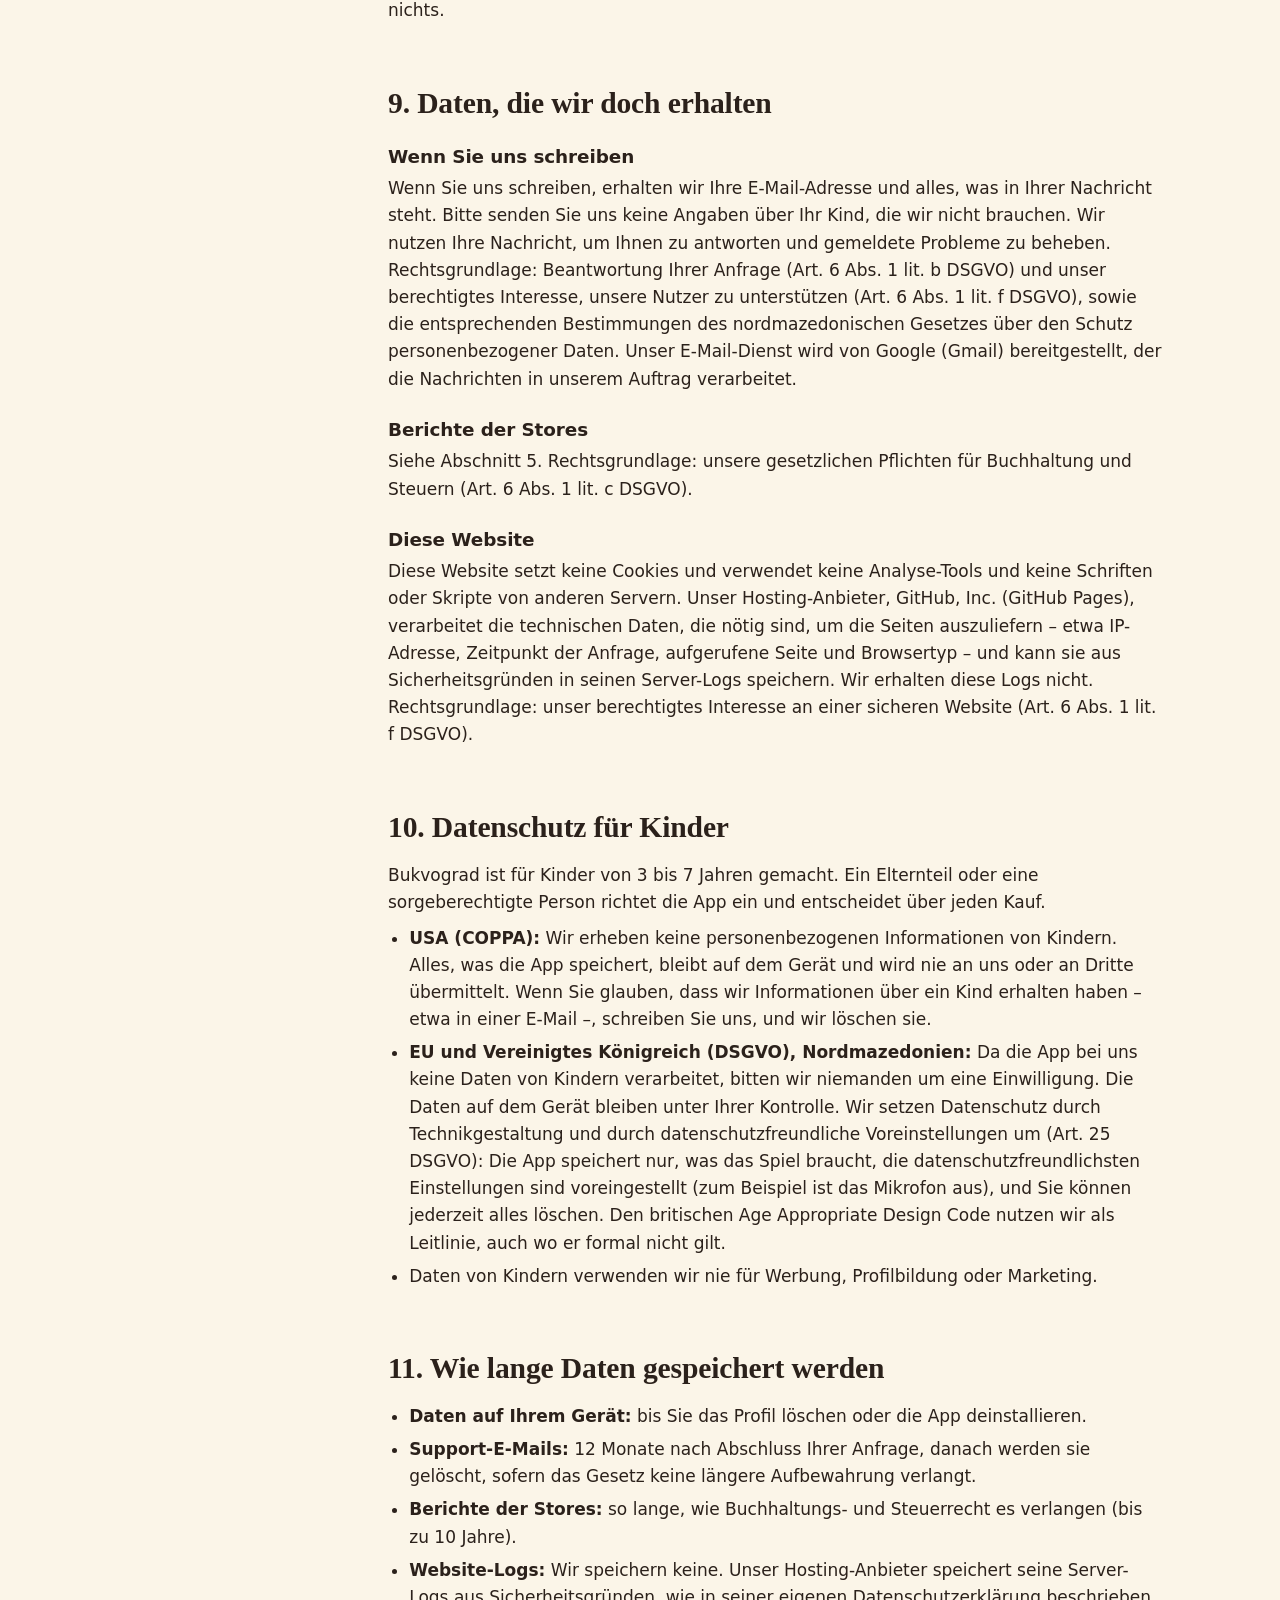
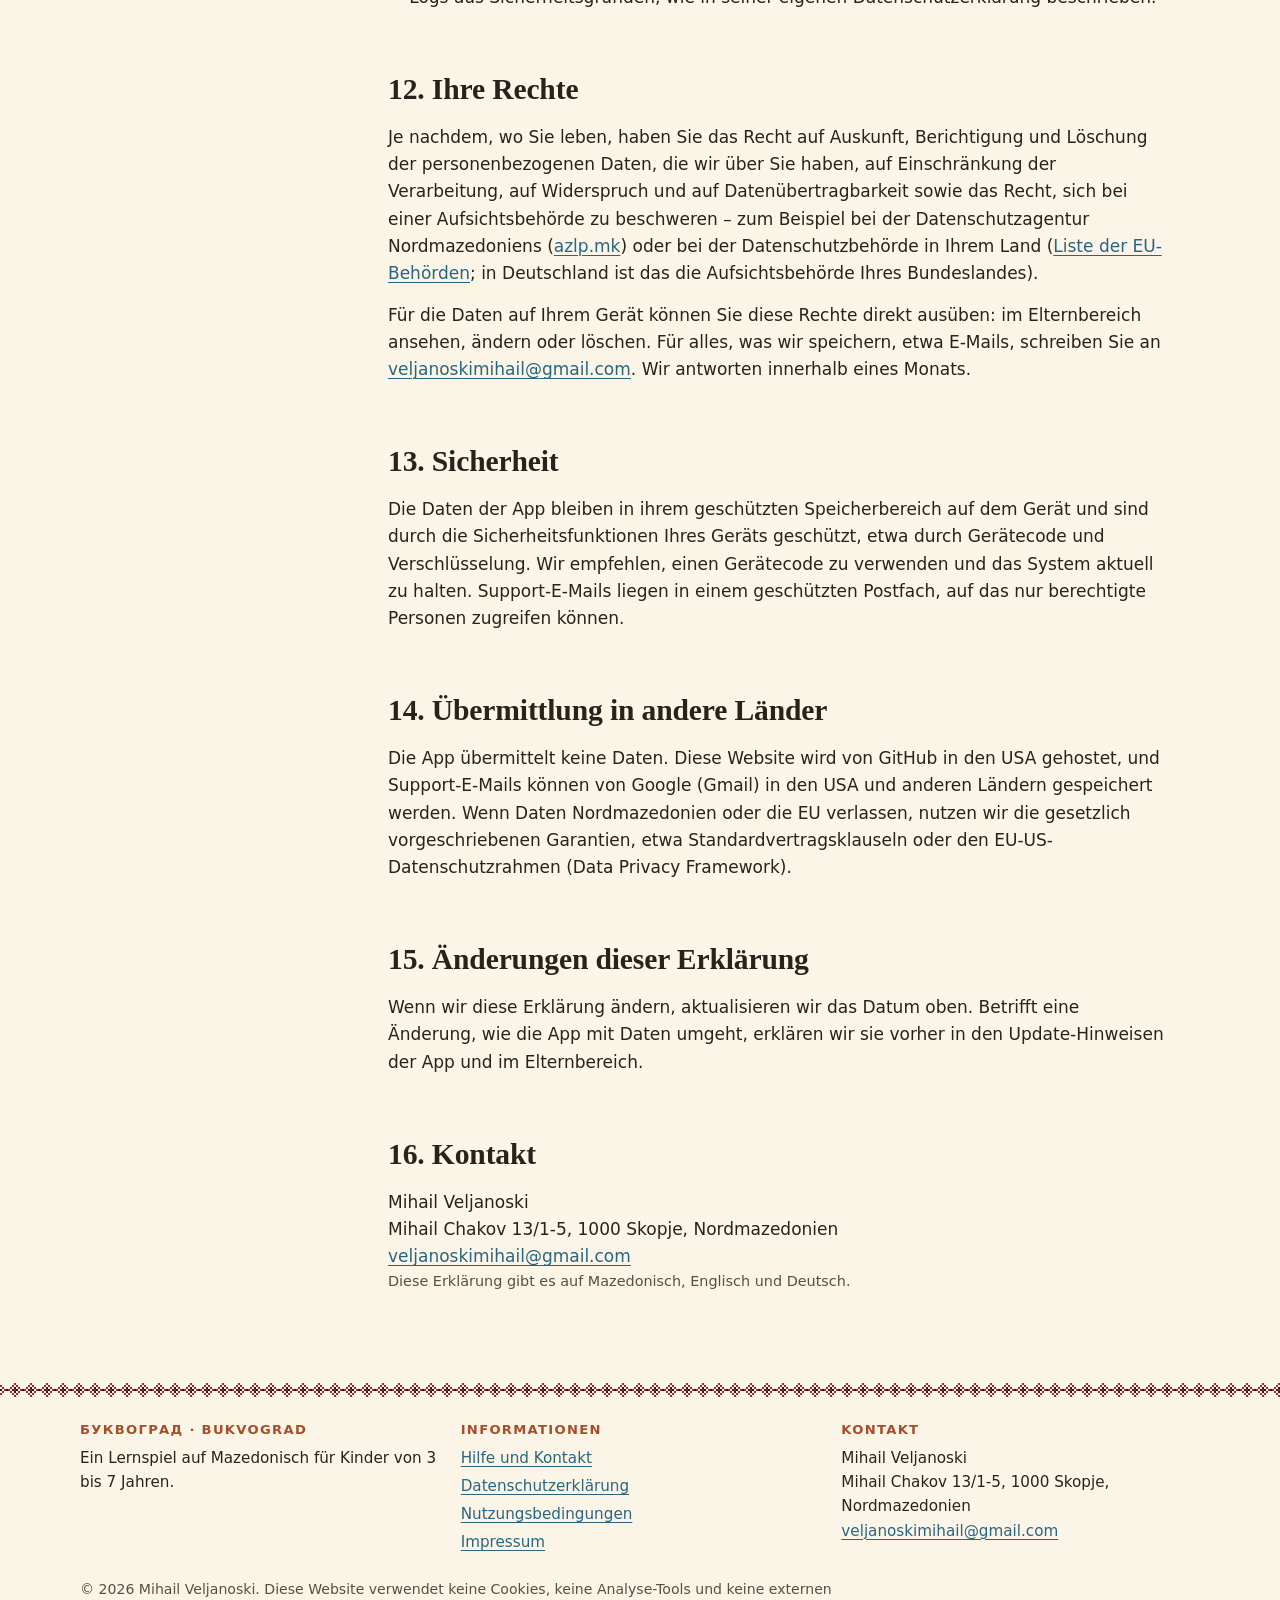
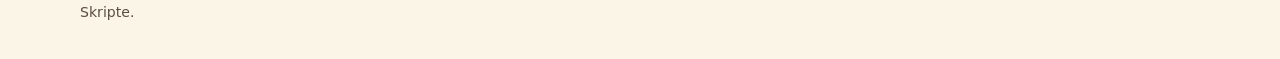
<file: de/privacy.html>
<!doctype html>
<html lang="de">
<head>
<meta charset="utf-8">
<meta name="viewport" content="width=device-width, initial-scale=1">
<title>Datenschutzerklärung – Bukvograd (Буквоград)</title>
<meta name="description" content="Bukvograd erhebt keine personenbezogenen Daten. Profile und Fortschritt bleiben auf Ihrem Gerät. Keine Werbung, keine Analyse, kein Tracking, keine Konten.">
<meta name="color-scheme" content="light dark">
<link rel="icon" href="../assets/favicon.svg" type="image/svg+xml">
<link rel="stylesheet" href="../assets/style.css">
</head>
<body>
<a class="skip" href="#main">Zum Inhalt springen</a>

<header class="site-header">
  <div class="wrap header-inner">
    <a class="brand" href="index.html"><span class="brand-mark" aria-hidden="true"></span><span lang="mk">Буквоград</span></a>
    <div class="nav-row">
      <nav class="site-nav" aria-label="Hauptmenü">
        <ul>
          <li><a href="index.html">Start</a></li>
          <li><a href="support.html">Hilfe</a></li>
          <li><a href="privacy.html" aria-current="page">Datenschutz</a></li>
          <li><a href="terms.html">Nutzungsbedingungen</a></li>
          <li><a href="support.html#impressum">Impressum</a></li>
        </ul>
      </nav>
      <nav class="lang" aria-label="Sprache">
        <ul>
          <li><a href="../mk/privacy.html" hreflang="mk" lang="mk">Македонски</a></li>
          <li><a href="../en/privacy.html" hreflang="en" lang="en">English</a></li>
          <li><a href="privacy.html" hreflang="de" lang="de" aria-current="true">Deutsch</a></li>
        </ul>
      </nav>
    </div>
  </div>
  <div class="vez-band" aria-hidden="true"></div>
</header>

<main id="main" class="doc">
  <div class="wrap">
    <div class="doc-head">
      <p class="eyebrow">App und Website Bukvograd</p>
      <h1>Datenschutzerklärung</h1>
      <p class="doc-meta">Gültig ab: 16. Oktober 2026 · Version 1.1</p>
    </div>

    <div class="doc-grid">
      <nav class="toc" aria-label="Inhalt">
        <h2>Inhalt</h2>
        <ol>
          <li><a href="#who">Wer wir sind</a></li>
          <li><a href="#on-device">Was die App auf dem Gerät speichert</a></li>
          <li><a href="#never">Was wir nicht tun</a></li>
          <li><a href="#online">Wann die App online geht</a></li>
          <li><a href="#purchases">Käufe und Abo</a></li>
          <li><a href="#backups">Backups und neue Geräte</a></li>
          <li><a href="#microphone">Sprechübungen und Mikrofon</a></li>
          <li><a href="#gate">Die Aufgabe für Erwachsene</a></li>
          <li><a href="#we-receive">Daten, die wir doch erhalten</a></li>
          <li><a href="#children">Datenschutz für Kinder</a></li>
          <li><a href="#retention">Speicherdauer</a></li>
          <li><a href="#rights">Ihre Rechte</a></li>
          <li><a href="#security">Sicherheit</a></li>
          <li><a href="#transfers">Übermittlung in andere Länder</a></li>
          <li><a href="#changes">Änderungen</a></li>
          <li><a href="#contact">Kontakt</a></li>
        </ol>
      </nav>

      <article class="prose">
        <section class="summary" aria-labelledby="short">
          <h2 id="short">Kurz gesagt</h2>
          <ul>
            <li>Die App Bukvograd erhebt keine personenbezogenen Daten. Nichts, was Ihr Kind im Spiel tut, wird an uns oder an andere gesendet.</li>
            <li>Profile, Fortschritt und Einstellungen werden nur auf Ihrem Gerät gespeichert. Sie können sie jederzeit löschen.</li>
            <li>Keine Werbung, keine Analyse, kein Tracking, keine Konten, kein Chat, kein Standort, keine Kamera.</li>
            <li>Käufe wickeln Apple oder Google ab. Ihre Zahlungsdaten sehen wir nie.</li>
            <li>Wenn Sie uns schreiben, nutzen wir Ihre Nachricht nur, um Ihnen zu helfen.</li>
          </ul>
        </section>

        <section class="kids-box" aria-labelledby="for-children">
          <h2 id="for-children">Für Kinder</h2>
          <p>Alles, was du in <span lang="mk">Буквоград</span> machst, bleibt auf diesem Tablet oder Handy. Riso passt zu Hause auf deine Buchstaben und Sticker auf. Niemand sonst kann sie sehen – nicht einmal die Leute, die das Spiel gemacht haben. Wenn etwas geändert werden soll, frag einen Erwachsenen.</p>
        </section>

        <h2 id="who">1. Wer wir sind</h2>
        <p>Die App Bukvograd (<span lang="mk">Буквоград</span>) und diese Website werden angeboten von Mihail Veljanoski, Mihail Chakov 13/1-5, 1000 Skopje, Nordmazedonien („wir“). Bei Fragen zum Datenschutz schreiben Sie uns an <a href="mailto:veljanoskimihail@gmail.com">veljanoskimihail@gmail.com</a>.</p>
        <p>Für die wenigen Daten, die wir doch erhalten (Abschnitt 9), sind wir Verantwortlicher im Sinne der DSGVO.</p>

        <h2 id="on-device">2. Was die App auf Ihrem Gerät speichert</h2>
        <p>Damit sie funktioniert, speichert die App Folgendes in ihrem eigenen, geschützten Speicherbereich auf Ihrem Gerät. Nichts davon wird an uns oder an andere gesendet – es gibt keinen Server von uns, mit dem die App sprechen würde.</p>
        <div class="table-scroll">
          <table>
            <thead><tr><th scope="col">Was</th><th scope="col">Wozu</th></tr></thead>
            <tbody>
              <tr><td>Kinderprofile: der Vorname oder Spitzname, den Sie eingeben, die gewählte Hauptfigur (Marko oder Ana), ein Bildsymbol, das Alter des Kindes (Geburtsjahr – und, wenn Sie ihn angeben, der Geburtsmonat – oder Altersgruppe), die Schreibhand, ob Sie außerhalb Nordmazedoniens leben, das Schuljahr (wann die erste Klasse beginnt und wo die Klasse steht) und, wenn Sie sie wählen, die Laute und Stufen der Sprechübungen</td><td>Um Ihr Kind zu begrüßen, die richtigen Formen für Jungen oder Mädchen zu verwenden, ein Startniveau zu wählen, das Schreiben für Linkshänder anzupassen, die Spiele mit jedem Geburtstag mitwachsen zu lassen, mit der Klasse Schritt zu halten und die gewählten Laute zu üben</td></tr>
              <tr><td>Lernfortschritt: welche Buchstaben, Wörter und Zahlen geübt wurden, Antworten in den Aktivitäten, Spielzeit, Sticker und andere Belohnungen</td><td>Damit das Spiel den nächsten Schritt beibringt, zur richtigen Zeit wiederholt und Ihnen den Fortschritt zeigt</td></tr>
              <tr><td>Einstellungen: Sprache des Elternbereichs, Lautstärken, Untertitel, Tageslimit, Ruhezeiten, die Ruhige Zeit, die von Ihnen gewählten Feste und Ähnliches</td><td>Um Ihre Auswahl zu speichern</td></tr>
              <tr><td>Abo-Status: eine Kopie der Kaufinformationen, die Apple oder Google der App auf Ihrem Gerät bereitstellen</td><td>Damit das ganze Spiel auch ohne Internet geöffnet wird</td></tr>
              <tr><td>Ein kleiner Zeitvermerk (ohne Kennungen)</td><td>Damit die Abo-Sperre auch offline funktioniert und sich nicht durch Verstellen der Geräteuhr austricksen lässt</td></tr>
            </tbody>
          </table>
        </div>
        <p>Die App liest außerdem die Sprach- und Regionseinstellung Ihres Geräts: die Sprache, um die Sprache des Elternbereichs zu wählen, und die Region (nie Ihren Standort), damit das Dorf die richtige Jahreszeit zeigt – südlich des Äquators sind die Jahreszeiten vertauscht. Auch das bleibt auf dem Gerät. Diese Speicherung ist für das von Ihnen gewünschte Spiel unbedingt erforderlich; eine Einwilligung ist dafür nicht nötig (§ 25 Abs. 2 Nr. 2 TDDDG, Art. 5 Abs. 3 ePrivacy-Richtlinie).</p>
        <p><strong>Löschen:</strong> Öffnen Sie im Elternbereich <em>Kinder</em>, wählen Sie das Kind und tippen Sie auf <em>Dieses Profil löschen</em>; damit werden das Profil und der gesamte Fortschritt entfernt. Wenn Sie die App deinstallieren, wird alles gelöscht, was die App auf diesem Gerät gespeichert hat (zu Backups siehe Abschnitt 6).</p>

        <h2 id="never">3. Was wir nicht tun</h2>
        <ul>
          <li>Wir erheben über die App keine personenbezogenen Daten.</li>
          <li>Keine Werbung, keine Analyse, kein Tracking, keine Dienste für Absturzberichte und keine Fremd-SDKs für Analyse oder Werbung.</li>
          <li>Keine Konten, keine Anmeldung, kein Chat und keine sozialen Funktionen.</li>
          <li>Wir verwenden keine Werbe-IDs und keine anderen Kennungen, um ein Gerät oder eine Person wiederzuerkennen.</li>
          <li>Kein Standort, keine Kamera, keine Kontakte, keine Fotos.</li>
          <li>Keine Online-KI-Dienste: Nichts, was Ihr Kind sagt oder tut, wird außerhalb des Geräts ausgewertet.</li>
          <li>Wir verkaufen und teilen keine Daten. Es gibt keine, die man verkaufen oder teilen könnte.</li>
        </ul>

        <h2 id="online">4. Wann die App online geht</h2>
        <p>Die App funktioniert komplett offline. Wenn das Gerät online ist, spricht die App nur mit dem Kaufdienst des Stores auf Ihrem Gerät – dem App Store von Apple oder Google Play –, um das Abo zu prüfen, um es zu kaufen, wenn Sie das möchten, oder um Käufe wiederherzustellen. App-Updates kommen über den Store. Links im Elternbereich, etwa zu dieser Erklärung, öffnen sich erst nach der Aufgabe für Erwachsene in Ihrem Browser.</p>

        <h2 id="purchases">5. Käufe und Abo</h2>
        <p>Käufe werden von Apple (App Store) oder Google (Google Play) nach deren eigenen Bedingungen und Datenschutzerklärungen abgewickelt:</p>
        <ul>
          <li>Apple: <a href="https://www.apple.com/de/legal/privacy/">apple.com/de/legal/privacy</a></li>
          <li>Google: <a href="https://policies.google.com/privacy?hl=de">policies.google.com/privacy</a></li>
        </ul>
        <p>Aus diesen Käufen erhalten wir weder Ihre Zahlungsdaten noch Ihren Namen oder Ihre E-Mail-Adresse. Die Stores schicken uns Verkaufs- und Auszahlungsberichte (zum Beispiel, wie viele Abos in welchem Land verkauft wurden), die wir nur für Buchhaltung und Steuern verwenden. Enthält ein Bericht oder Ihre Nachricht eine Bestellnummer, verwenden wir sie nur, um Ihnen zu helfen oder gesetzliche Pflichten zu erfüllen.</p>
        <p>Wenn Sie in den Einstellungen Ihres Geräts zugestimmt haben, Diagnosedaten mit App-Entwicklern zu teilen, können Apple oder Google uns außerdem Absturzberichte und anonyme Nutzungsstatistiken übermitteln. Sie stammen vom Betriebssystem, nicht von der App, identifizieren weder Sie noch Ihr Kind, und wir nutzen sie nur, um Fehler zu beheben.</p>

        <h3 id="age-checks">Altersprüfungen, die manche Gesetze verlangen</h3>
        <p>An manchen Orten, etwa in den US-Bundesstaaten Texas, Louisiana und Utah, verlangt das Gesetz, dass Apps die Altersgruppe eines Nutzers über den App Store bestätigen und einen Elternteil fragen, bevor ein Minderjähriger ein Update nutzt, das die App wesentlich verändert. Auf einem iPhone oder iPad an einem solchen Ort fragt die App den App Store nach der Altersgruppe (zum Beispiel „unter 13“) und sendet, wenn ein Update es erfordert, über Apple eine Anfrage an einen Elternteil. Das geschieht auf dem Gerät: Die App verwendet die Antwort nur für diesen Schritt, speichert sie nicht und sendet sie nie an uns oder an andere.</p>

        <h2 id="backups">6. Geräte-Backups und neue Geräte</h2>
        <p>Ihr Gerät kann die Daten der App in seine eigenen Backups aufnehmen – zum Beispiel in ein iCloud-Backup, ein Backup auf Ihrem Computer oder ein Android-Backup in Ihrem Google-Konto. Diese Backups gehören Ihnen und werden von Apple oder Google nach deren Bedingungen gespeichert; wir haben keinen Zugriff darauf. Wenn Sie ein solches Backup wiederherstellen oder mit dem Übertragungswerkzeug Ihres Geräts auf ein neues Gerät wechseln, kann der Fortschritt Ihres Kindes mitkommen. Wenn Sie die Daten der App nicht in Ihren Backups haben möchten, ändern Sie die Backup-Einstellungen Ihres Geräts.</p>

        <h2 id="microphone">7. Sprechübungen und das Mikrofon</h2>
        <p>Die App enthält ein optionales Sprechspiel, „Папагалче“ (Papageichen): Ihr Kind sagt ein Wort und hört sofort die eigene Stimme. Es ist standardmäßig ausgeschaltet, und nur ein Erwachsener kann es im Elternbereich einschalten; Ihr Gerät fragt dann nach der Erlaubnis für das Mikrofon. Solange die App zuhört, leuchtet der Papagei, und Ihr Gerät zeigt seine eigene Mikrofon-Anzeige. Die Stimme wird einige Sekunden im Arbeitsspeicher des Geräts gehalten, um sie abzuspielen, und dann verworfen. Sie wird nie gespeichert, nie gesendet und nie ausgewertet, um Sprache zu erkennen oder jemanden zu identifizieren. In den Atemspielen („Дувај!“) misst die App nur, wie stark Ihr Kind pustet, von Moment zu Moment, damit sich das Bild bewegt, und bei den ersten Wörtern („Први зборчиња“) nur, ob Ihr Kind einen Laut macht; kein Ton wird aufbewahrt, nicht einmal im Arbeitsspeicher. Sie können die Funktion jederzeit im Elternbereich ausschalten oder die Erlaubnis in den Geräteeinstellungen entziehen. Alles andere im Spiel funktioniert auch ohne sie.</p>

        <h2 id="gate">8. Die Aufgabe für Erwachsene</h2>
        <p>Käufe, der Abo-Bildschirm, Einstellungen, die Daten oder Funktionen ändern (etwa ein Profil löschen oder das Mikrofon einschalten), und jeder Link aus der App hinaus liegen im Elternbereich – hinter einer kurzen Aufgabe für Erwachsene, einer in Worten geschriebenen Frage. Sie verhindert, dass kleine Kinder versehentlich etwas kaufen oder die App verlassen. Sie ist eine Sicherheitssperre, keine Einwilligung, und sie speichert nichts.</p>

        <h2 id="we-receive">9. Daten, die wir doch erhalten</h2>
        <h3>Wenn Sie uns schreiben</h3>
        <p>Wenn Sie uns schreiben, erhalten wir Ihre E-Mail-Adresse und alles, was in Ihrer Nachricht steht. Bitte senden Sie uns keine Angaben über Ihr Kind, die wir nicht brauchen. Wir nutzen Ihre Nachricht, um Ihnen zu antworten und gemeldete Probleme zu beheben. Rechtsgrundlage: Beantwortung Ihrer Anfrage (Art. 6 Abs. 1 lit. b DSGVO) und unser berechtigtes Interesse, unsere Nutzer zu unterstützen (Art. 6 Abs. 1 lit. f DSGVO), sowie die entsprechenden Bestimmungen des nordmazedonischen Gesetzes über den Schutz personenbezogener Daten. Unser E-Mail-Dienst wird von Google (Gmail) bereitgestellt, der die Nachrichten in unserem Auftrag verarbeitet.</p>
        <h3>Berichte der Stores</h3>
        <p>Siehe Abschnitt 5. Rechtsgrundlage: unsere gesetzlichen Pflichten für Buchhaltung und Steuern (Art. 6 Abs. 1 lit. c DSGVO).</p>
        <h3>Diese Website</h3>
        <p>Diese Website setzt keine Cookies und verwendet keine Analyse-Tools und keine Schriften oder Skripte von anderen Servern. Unser Hosting-Anbieter, GitHub, Inc. (GitHub Pages), verarbeitet die technischen Daten, die nötig sind, um die Seiten auszuliefern – etwa IP-Adresse, Zeitpunkt der Anfrage, aufgerufene Seite und Browsertyp – und kann sie aus Sicherheitsgründen in seinen Server-Logs speichern. Wir erhalten diese Logs nicht. Rechtsgrundlage: unser berechtigtes Interesse an einer sicheren Website (Art. 6 Abs. 1 lit. f DSGVO).</p>

        <h2 id="children">10. Datenschutz für Kinder</h2>
        <p>Bukvograd ist für Kinder von 3 bis 7 Jahren gemacht. Ein Elternteil oder eine sorgeberechtigte Person richtet die App ein und entscheidet über jeden Kauf.</p>
        <ul>
          <li><strong>USA (COPPA):</strong> Wir erheben keine personenbezogenen Informationen von Kindern. Alles, was die App speichert, bleibt auf dem Gerät und wird nie an uns oder an Dritte übermittelt. Wenn Sie glauben, dass wir Informationen über ein Kind erhalten haben – etwa in einer E-Mail –, schreiben Sie uns, und wir löschen sie.</li>
          <li><strong>EU und Vereinigtes Königreich (DSGVO), Nordmazedonien:</strong> Da die App bei uns keine Daten von Kindern verarbeitet, bitten wir niemanden um eine Einwilligung. Die Daten auf dem Gerät bleiben unter Ihrer Kontrolle. Wir setzen Datenschutz durch Technikgestaltung und durch datenschutzfreundliche Voreinstellungen um (Art. 25 DSGVO): Die App speichert nur, was das Spiel braucht, die datenschutzfreundlichsten Einstellungen sind voreingestellt (zum Beispiel ist das Mikrofon aus), und Sie können jederzeit alles löschen. Den britischen Age Appropriate Design Code nutzen wir als Leitlinie, auch wo er formal nicht gilt.</li>
          <li>Daten von Kindern verwenden wir nie für Werbung, Profilbildung oder Marketing.</li>
        </ul>

        <h2 id="retention">11. Wie lange Daten gespeichert werden</h2>
        <ul>
          <li><strong>Daten auf Ihrem Gerät:</strong> bis Sie das Profil löschen oder die App deinstallieren.</li>
          <li><strong>Support-E-Mails:</strong> 12 Monate nach Abschluss Ihrer Anfrage, danach werden sie gelöscht, sofern das Gesetz keine längere Aufbewahrung verlangt.</li>
          <li><strong>Berichte der Stores:</strong> so lange, wie Buchhaltungs- und Steuerrecht es verlangen (bis zu 10 Jahre).</li>
          <li><strong>Website-Logs:</strong> Wir speichern keine. Unser Hosting-Anbieter speichert seine Server-Logs aus Sicherheitsgründen, wie in seiner eigenen Datenschutzerklärung beschrieben.</li>
        </ul>

        <h2 id="rights">12. Ihre Rechte</h2>
        <p>Je nachdem, wo Sie leben, haben Sie das Recht auf Auskunft, Berichtigung und Löschung der personenbezogenen Daten, die wir über Sie haben, auf Einschränkung der Verarbeitung, auf Widerspruch und auf Datenübertragbarkeit sowie das Recht, sich bei einer Aufsichtsbehörde zu beschweren – zum Beispiel bei der Datenschutzagentur Nordmazedoniens (<a href="https://azlp.mk">azlp.mk</a>) oder bei der Datenschutzbehörde in Ihrem Land (<a href="https://www.edpb.europa.eu/about-edpb/about-edpb/members_en">Liste der EU-Behörden</a>; in Deutschland ist das die Aufsichtsbehörde Ihres Bundeslandes).</p>
        <p>Für die Daten auf Ihrem Gerät können Sie diese Rechte direkt ausüben: im Elternbereich ansehen, ändern oder löschen. Für alles, was wir speichern, etwa E-Mails, schreiben Sie an <a href="mailto:veljanoskimihail@gmail.com">veljanoskimihail@gmail.com</a>. Wir antworten innerhalb eines Monats.</p>

        <h2 id="security">13. Sicherheit</h2>
        <p>Die Daten der App bleiben in ihrem geschützten Speicherbereich auf dem Gerät und sind durch die Sicherheitsfunktionen Ihres Geräts geschützt, etwa durch Gerätecode und Verschlüsselung. Wir empfehlen, einen Gerätecode zu verwenden und das System aktuell zu halten. Support-E-Mails liegen in einem geschützten Postfach, auf das nur berechtigte Personen zugreifen können.</p>

        <h2 id="transfers">14. Übermittlung in andere Länder</h2>
        <p>Die App übermittelt keine Daten. Diese Website wird von GitHub in den USA gehostet, und Support-E-Mails können von Google (Gmail) in den USA und anderen Ländern gespeichert werden. Wenn Daten Nordmazedonien oder die EU verlassen, nutzen wir die gesetzlich vorgeschriebenen Garantien, etwa Standardvertragsklauseln oder den EU-US-Datenschutzrahmen (Data Privacy Framework).</p>

        <h2 id="changes">15. Änderungen dieser Erklärung</h2>
        <p>Wenn wir diese Erklärung ändern, aktualisieren wir das Datum oben. Betrifft eine Änderung, wie die App mit Daten umgeht, erklären wir sie vorher in den Update-Hinweisen der App und im Elternbereich.</p>

        <h2 id="contact">16. Kontakt</h2>
        <address>Mihail Veljanoski<br>Mihail Chakov 13/1-5, 1000 Skopje, Nordmazedonien<br><a href="mailto:veljanoskimihail@gmail.com">veljanoskimihail@gmail.com</a></address>
        <p class="muted small">Diese Erklärung gibt es auf Mazedonisch, Englisch und Deutsch.</p>
      </article>
    </div>
  </div>
</main>

<footer class="site-footer">
  <div class="vez-band thin" aria-hidden="true"></div>
  <div class="wrap">
    <div class="footer-grid">
      <div>
        <h2><span lang="mk">Буквоград</span> · Bukvograd</h2>
        <p>Ein Lernspiel auf Mazedonisch für Kinder von 3 bis 7 Jahren.</p>
      </div>
      <nav aria-label="Informationen">
        <h2>Informationen</h2>
        <ul>
          <li><a href="support.html">Hilfe und Kontakt</a></li>
          <li><a href="privacy.html" aria-current="page">Datenschutzerklärung</a></li>
          <li><a href="terms.html">Nutzungsbedingungen</a></li>
          <li><a href="support.html#impressum">Impressum</a></li>
        </ul>
      </nav>
      <div>
        <h2>Kontakt</h2>
        <address>Mihail Veljanoski<br>Mihail Chakov 13/1-5, 1000 Skopje, Nordmazedonien<br><a href="mailto:veljanoskimihail@gmail.com">veljanoskimihail@gmail.com</a></address>
      </div>
    </div>
    <p class="fine">© 2026 Mihail Veljanoski. Diese Website verwendet keine Cookies, keine Analyse-Tools und keine externen Skripte.</p>
  </div>
</footer>
</body>
</html>
</file>
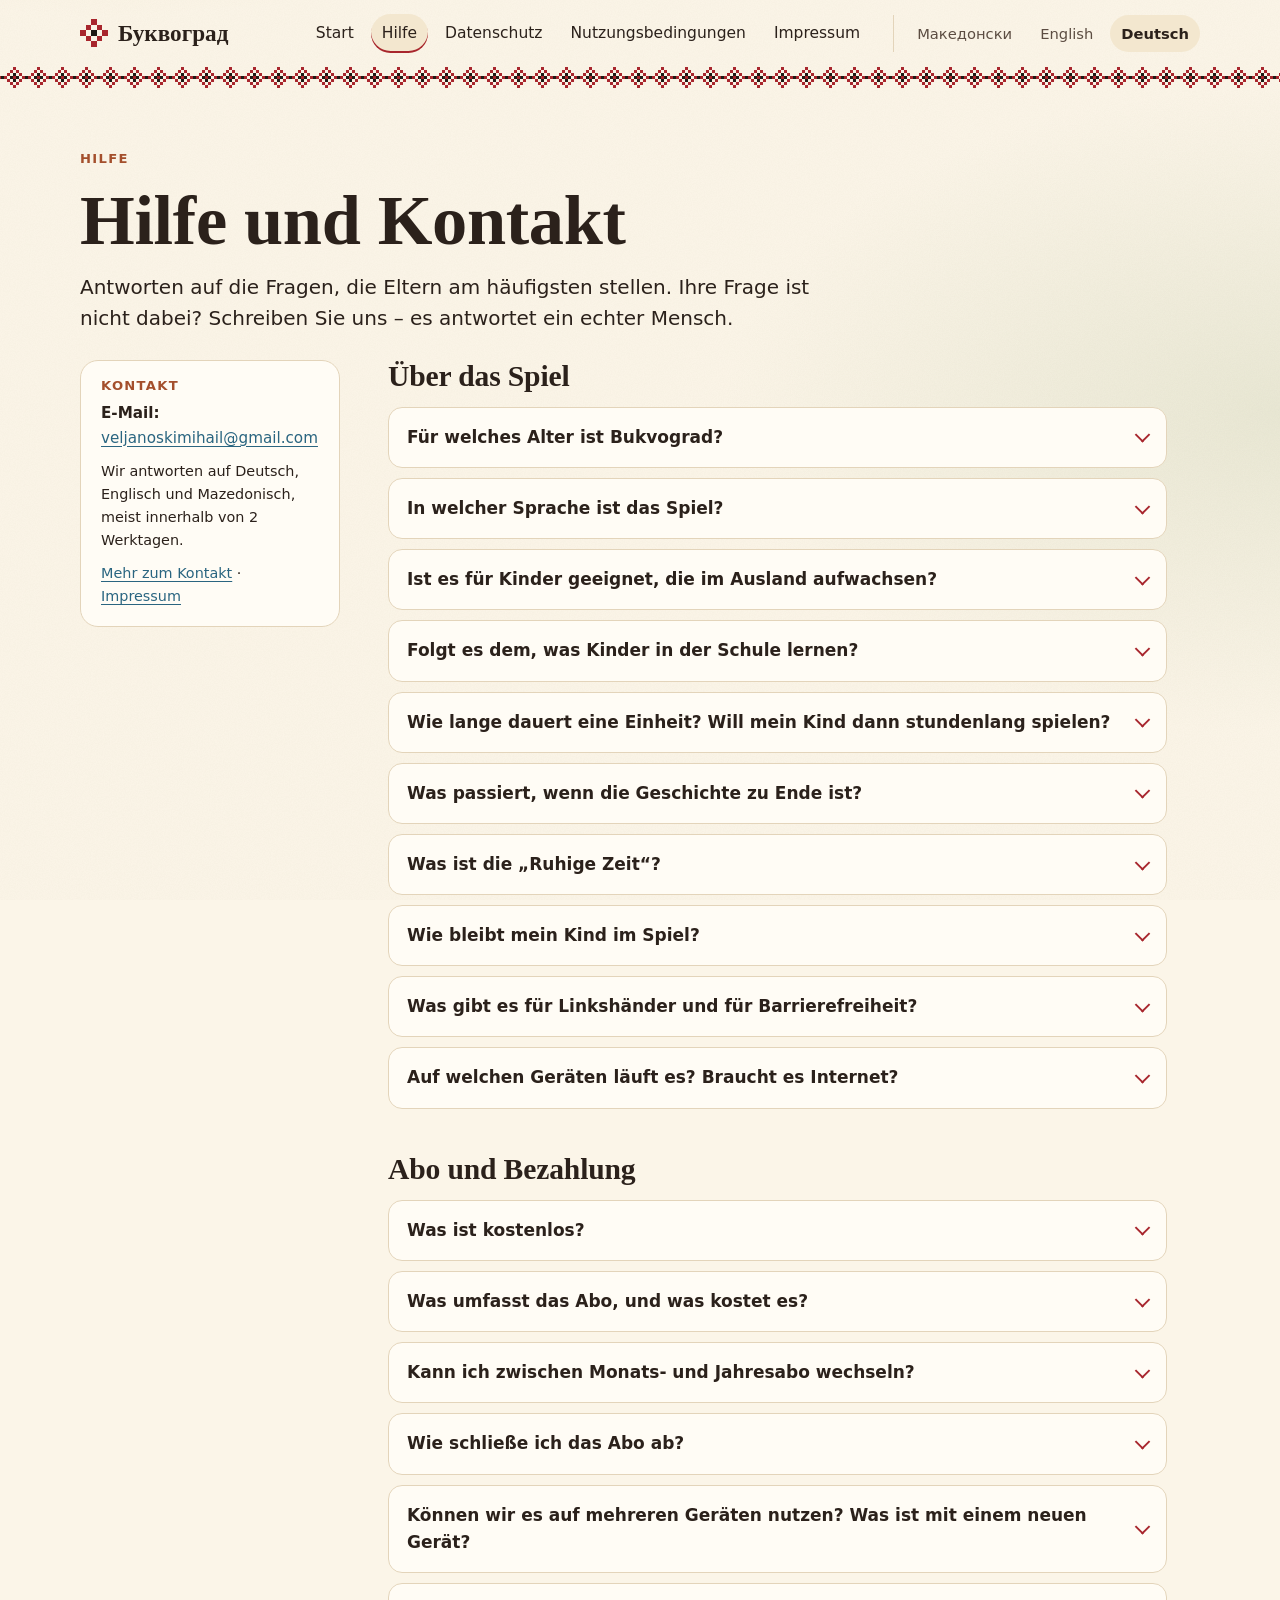
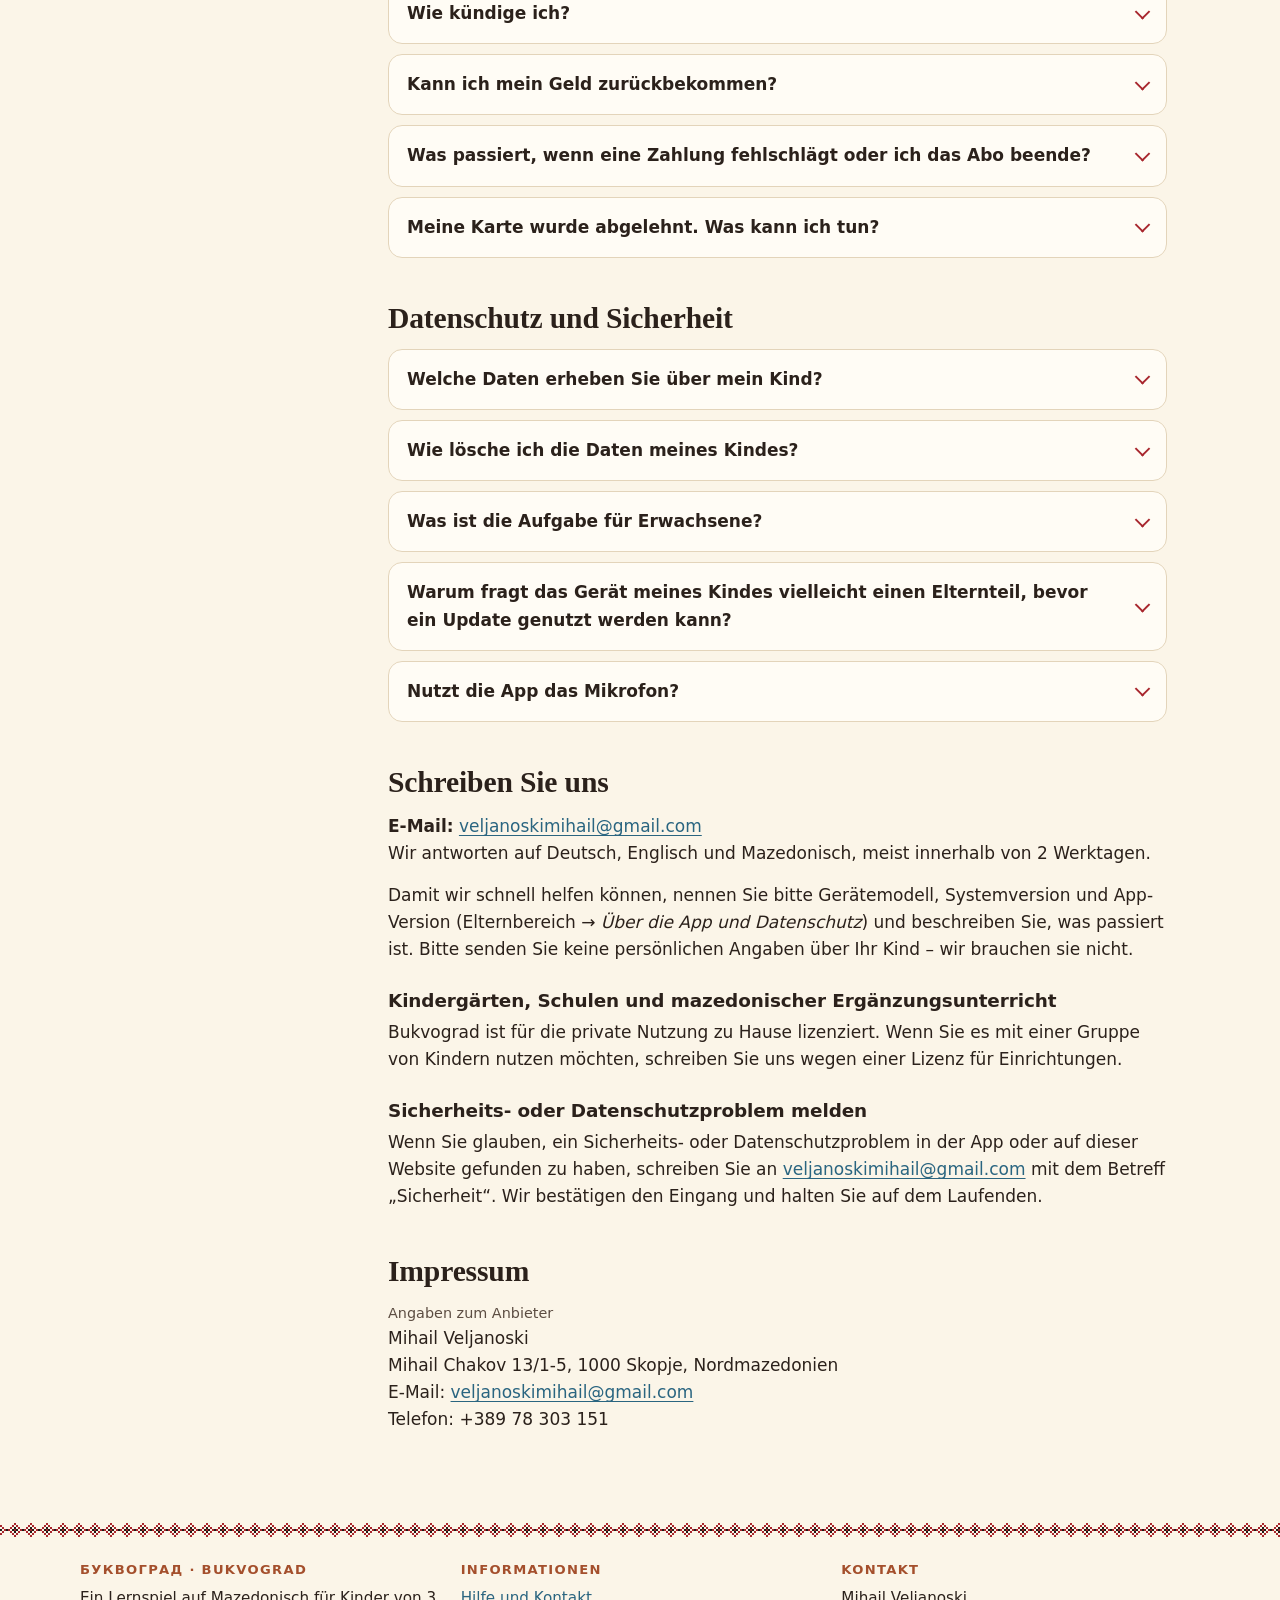
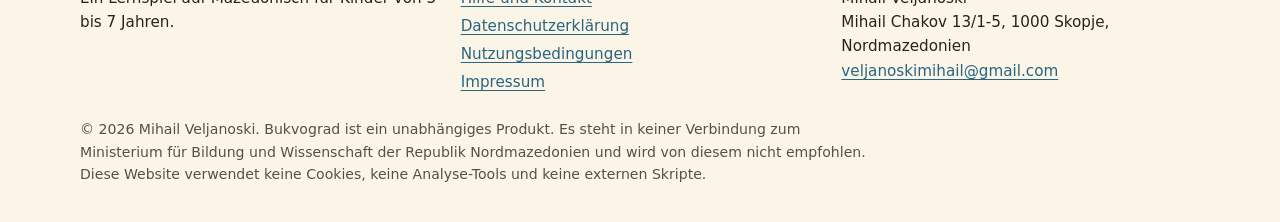
<file: de/support.html>
<!doctype html>
<html lang="de">
<head>
<meta charset="utf-8">
<meta name="viewport" content="width=device-width, initial-scale=1">
<title>Hilfe und Kontakt – Bukvograd (Буквоград)</title>
<meta name="description" content="Antworten für Eltern: was kostenlos ist, wie das Abo funktioniert, Kündigung und Erstattung, Offline-Nutzung, Datenschutz und Löschen von Daten. Kontakt und Impressum.">
<meta name="color-scheme" content="light dark">
<link rel="icon" href="../assets/favicon.svg" type="image/svg+xml">
<link rel="stylesheet" href="../assets/style.css">
</head>
<body>
<a class="skip" href="#main">Zum Inhalt springen</a>

<header class="site-header">
  <div class="wrap header-inner">
    <a class="brand" href="index.html"><span class="brand-mark" aria-hidden="true"></span><span lang="mk">Буквоград</span></a>
    <div class="nav-row">
      <nav class="site-nav" aria-label="Hauptmenü">
        <ul>
          <li><a href="index.html">Start</a></li>
          <li><a href="support.html" aria-current="page">Hilfe</a></li>
          <li><a href="privacy.html">Datenschutz</a></li>
          <li><a href="terms.html">Nutzungsbedingungen</a></li>
          <li><a href="support.html#impressum">Impressum</a></li>
        </ul>
      </nav>
      <nav class="lang" aria-label="Sprache">
        <ul>
          <li><a href="../mk/support.html" hreflang="mk" lang="mk">Македонски</a></li>
          <li><a href="../en/support.html" hreflang="en" lang="en">English</a></li>
          <li><a href="support.html" hreflang="de" lang="de" aria-current="true">Deutsch</a></li>
        </ul>
      </nav>
    </div>
  </div>
  <div class="vez-band" aria-hidden="true"></div>
</header>

<main id="main" class="doc">
  <div class="wrap">
    <div class="doc-head">
      <p class="eyebrow">Hilfe</p>
      <h1>Hilfe und Kontakt</h1>
      <p class="lede">Antworten auf die Fragen, die Eltern am häufigsten stellen. Ihre Frage ist nicht dabei? Schreiben Sie uns – es antwortet ein echter Mensch.</p>
    </div>

    <div class="doc-grid">
      <aside class="toc" aria-labelledby="contact-short">
        <h2 id="contact-short">Kontakt</h2>
        <div class="contact-card">
          <p><strong>E-Mail:</strong> <a href="mailto:veljanoskimihail@gmail.com">veljanoskimihail@gmail.com</a></p>
          <p class="small">Wir antworten auf Deutsch, Englisch und Mazedonisch, meist innerhalb von 2 Werktagen.</p>
          <p class="small"><a href="#contact">Mehr zum Kontakt</a> · <a href="#impressum">Impressum</a></p>
        </div>
      </aside>

      <div class="prose faq">
        <section class="faq-group" aria-labelledby="g-game">
          <h2 id="g-game">Über das Spiel</h2>

          <details>
            <summary>Für welches Alter ist Bukvograd?</summary>
            <div class="answer">
              <p>Für Kinder von 3 bis 7 Jahren. Alle Kinder erleben dieselbe Geschichte, aber Spiele, Ziele und Tempo passen sich an: Ein dreijähriges Kind, das noch nicht liest, hört jede Anweisung und antwortet mit Bildern; ein sechsjähriges Kind liest Wörter und Sätze und schreibt Buchstaben aus dem Gedächtnis.</p>
            </div>
          </details>

          <details>
            <summary>In welcher Sprache ist das Spiel?</summary>
            <div class="answer">
              <p>Das Spiel selbst ist auf Mazedonisch: Stimmen, Buchstaben, Wörter und Geschichten. Den Elternbereich gibt es auf Deutsch, Englisch und Mazedonisch, und jedes mazedonische Wort darin hat eine Umschrift in lateinischen Buchstaben, eine Übersetzung und eine Anhören-Taste.</p>
            </div>
          </details>

          <details>
            <summary>Ist es für Kinder geeignet, die im Ausland aufwachsen?</summary>
            <div class="answer">
              <p>Ja. Neben Buchstaben und Lesen üben die Kinder Zuhören und Sprechen mit Alltagssätzen, und Sie können langsamere Sprache einschalten. Im Profil Ihres Kindes können Sie angeben, dass Sie außerhalb Nordmazedoniens leben. Der Elternbereich schlägt einfache Übungen für zu Hause vor – auch wenn Sie selbst kein Kyrillisch lesen.</p>
            </div>
          </details>

          <details>
            <summary>Folgt es dem, was Kinder in der Schule lernen?</summary>
            <div class="answer">
              <p>Es folgt dem in Nordmazedonien verwendeten Schulbuch für die erste Klasse: Die Kinder beginnen mit denselben 15 Buchstaben wie das Schulbuch, Groß- und Kleinbuchstaben werden zusammen gelernt, und jeder Buchstabe wird mit den Formen und der Strichfolge der Schule geschrieben. Geht Ihr Kind schon in die erste Klasse, können Sie im Elternbereich die genaue Buchstabenreihenfolge des Schulbuchs einstellen.</p>
              <p>Bukvograd ist ein unabhängiges Produkt. Es steht in keiner Verbindung zum Ministerium für Bildung und Wissenschaft und wird von diesem nicht empfohlen.</p>
            </div>
          </details>

          <details>
            <summary>Wie lange dauert eine Einheit? Will mein Kind dann stundenlang spielen?</summary>
            <div class="answer">
              <p>Die Einheiten sind kurz – etwa 5 bis 15 Minuten, je nach Alter – und jede endet mit einer ruhigen Szene „Zeit zum Ausruhen“. Im Elternbereich können Sie ein Tageslimit und Ruhezeiten festlegen; ist die Zeit um, erscheint dieselbe ruhige Szene, und nur ein Erwachsener kann verlängern.</p>
              <p>Es gibt keine Serien, keine Countdowns und keine Benachrichtigungen, und keine Figur gibt einem Kind ein schlechtes Gefühl, wenn es aufhört.</p>
            </div>
          </details>

          <details>
            <summary>Was passiert, wenn die Geschichte zu Ende ist?</summary>
            <div class="answer">
              <p>Das Dorf bleibt. Jeden Tag plant Riso einen kurzen Spaziergang – ein wenig Wiederholung, etwas Neues, ein Schritt in Richtung Schule –, und die Spielzeuge auf dem Spielplatz und die Schnelle Geografie (<span lang="mk">Брза географија</span>) gehen nie aus, weil sich jedes an Ihr Kind anpasst. Das Dorf folgt den Jahreszeiten und den Festen, die Sie wählen, mit den Updates kommen neue kleine Geschichten, und zu jedem Geburtstag steigen die Spiele eine Stufe auf. Ihr Kind kann von 3 Jahren bis zum Schulbeginn und darüber hinaus spielen.</p>
            </div>
          </details>

          <details>
            <summary>Was ist die „Ruhige Zeit“?</summary>
            <div class="answer">
              <p>Für die Momente, in denen Sie ein paar Minuten brauchen – beim Kochen, für ein Telefonat, im Wartezimmer. Wählen Sie im Elternbereich <em>Ruhige Zeit</em>, eine Dauer (10 bis 30 Minuten), mit oder ohne Ton, und Risos Spaziergang oder den Spielplatz. Ihr Kind spielt nur Lernspiele; ist die Zeit um, endet das Spiel ruhig und ruht, bis Sie es wieder öffnen. Danach sehen Sie, was Ihr Kind gemacht hat.</p>
            </div>
          </details>

          <details>
            <summary>Wie bleibt mein Kind im Spiel?</summary>
            <div class="answer">
              <p>Auf iPhone und iPad hilft der „Geführte Zugriff“ (Einstellungen → Bedienungshilfen → Geführter Zugriff). Bei geöffnetem Spiel die Seitentaste (oder die Home-Taste) dreimal drücken und „Starten“ tippen: Ihr Kind kann die App nicht verlassen, bis Sie den Modus mit demselben Dreifachklick und Ihrem Code beenden. Auf Android: Bildschirmfixierung („App anheften“, Einstellungen → Sicherheit).</p>
            </div>
          </details>

          <details>
            <summary>Was gibt es für Linkshänder und für Barrierefreiheit?</summary>
            <div class="answer">
              <p>Der Linkshänder-Modus spiegelt Schreibvorlagen und Bedienfelder. Außerdem gibt es Untertitel (standardmäßig an), langsamere Sprache, weniger Bewegung, eine farbenblind-freundliche Palette, in der Formen und Muster nie nur von der Farbe abhängen, und getrennte Lautstärken für Musik, Stimme und Geräusche.</p>
              <p>Kinder tippen, ziehen und spuren nur nach – keine schnellen Gesten, keine Tastatur –, und alle Schaltflächen sind groß.</p>
            </div>
          </details>

          <details>
            <summary>Auf welchen Geräten läuft es? Braucht es Internet?</summary>
            <div class="answer">
              <p>Auf iPhone und iPad (iOS/iPadOS 16.4 oder neuer) sowie auf Android-Smartphones und -Tablets (Android 7.0 oder neuer). Die App braucht etwa 200 MB freien Speicher.</p>
              <p>Internet brauchen Sie zum Herunterladen und zum Abschließen des Abos. Danach funktioniert alles offline; die App prüft das Abo beim Store, sobald das Gerät online ist.</p>
            </div>
          </details>
        </section>

        <section class="faq-group" aria-labelledby="g-sub">
          <h2 id="g-sub">Abo und Bezahlung</h2>

          <details>
            <summary>Was ist kostenlos?</summary>
            <div class="answer">
              <p>Kapitel 1 ist dauerhaft kostenlos: das Dorf Bukvograd und die Wiese mit den Buchstaben <span lang="mk">А, М, Т, О</span> und <span lang="mk">Е</span>, den Zahlen bis 5, dem ersten Wort (<span lang="mk">мама</span>) und dem ersten Satz, drei Spielzeuge auf dem Spielplatz – dazu der ganze Elternbereich. Es gibt kein Zeitlimit, und es ist keine Testversion.</p>
            </div>
          </details>

          <details>
            <summary>Was umfasst das Abo, und was kostet es?</summary>
            <div class="answer">
              <p>Ein Abo – monatlich oder jährlich – schaltet die ganze Reise und die Jahre danach frei: alle acht Regionen, das Finale, Risos tägliche Spaziergänge, den ganzen Spielplatz, die Schnelle Geografie und die neuen Geschichten und Inhalte, die wir während Ihres Abos hinzufügen – für alle Kinder auf dem Gerät (bis zu sechs Profile).</p>
              <p>Es kostet rund 2,99 € im Monat oder 24,99 € im Jahr; den genauen Preis in Ihrer Währung zeigt der Store, bevor Sie bestätigen. Es gibt keine Testphase, die in ein bezahltes Abo übergeht: Stattdessen ist Kapitel 1 kostenlos, und das Abo verlängert sich einfach jeden Monat bzw. jedes Jahr. Sie können jederzeit kündigen.</p>
            </div>
          </details>

          <details>
            <summary>Kann ich zwischen Monats- und Jahresabo wechseln?</summary>
            <div class="answer">
              <p>Ja. Öffnen Sie auf iPhone und iPad <em>Einstellungen → [Ihr Name] → Abonnements</em>, wählen Sie <span lang="mk">Буквоград</span> und dann das andere Abo; der App Store zeigt, ab wann die Änderung gilt. Unter Android kündigen Sie das laufende Abo bei Google Play und wählen das andere, wenn es endet, im Elternbereich.</p>
            </div>
          </details>

          <details>
            <summary>Wie schließe ich das Abo ab?</summary>
            <div class="answer">
              <p>Tippen Sie oben rechts im Spiel auf die Taste für Erwachsene, beantworten Sie die kurze Frage und öffnen Sie <em>Abo</em>. Anschließend bittet der Store Sie um Bestätigung. Kinder sehen nie Preise oder Kauf-Buttons.</p>
            </div>
          </details>

          <details>
            <summary>Können wir es auf mehreren Geräten nutzen? Was ist mit einem neuen Gerät?</summary>
            <div class="answer">
              <ul>
                <li><strong>iPhone und iPad:</strong> Das Abo gilt auf jedem Gerät, das mit demselben Apple Account angemeldet ist.</li>
                <li><strong>Android:</strong> Es gilt auf Geräten, die mit dem Google-Konto angemeldet sind, mit dem es gekauft wurde.</li>
                <li>Ein im App Store gekauftes Abo gilt nicht unter Android und umgekehrt.</li>
                <li>Der Fortschritt wird auf jedem Gerät getrennt gespeichert, weil wir keine Konten und keine Server verwenden. Auf ein neues Gerät kommt er nur über das Backup oder die Übertragungsfunktion Ihres Geräts.</li>
                <li>Nach einer Neuinstallation oder auf einem neuen Gerät kommt das Abo normalerweise von selbst zurück. Falls nicht, öffnen Sie im Elternbereich <em>Abo</em> → <em>Käufe wiederherstellen</em>.</li>
              </ul>
            </div>
          </details>

          <details>
            <summary>Wie kündige ich?</summary>
            <div class="answer">
              <ul>
                <li><strong>iPhone oder iPad:</strong> Öffnen Sie <em>Einstellungen → [Ihr Name] → Abonnements</em>, wählen Sie <span lang="mk">Буквоград</span> und tippen Sie auf <em>Abonnement kündigen</em> (<a href="https://support.apple.com/de-de/118428">Anleitung von Apple</a>).</li>
                <li><strong>Android:</strong> Öffnen Sie Google Play, tippen Sie auf Ihr Profilbild, dann auf <em>Zahlungen und Abos → Abos</em>, wählen Sie <span lang="mk">Буквоград</span> und tippen Sie auf <em>Abo kündigen</em> (<a href="https://support.google.com/googleplay/answer/7018481?hl=de">Anleitung von Google</a>).</li>
              </ul>
              <p>Sie gelangen auch über den Elternbereich dorthin (<em>Abo → Abo kündigen oder verwalten</em>). Das Löschen der App kündigt das Abo nicht. Nach der Kündigung bleibt das ganze Spiel bis zum Ende des bezahlten Zeitraums offen.</p>
            </div>
          </details>

          <details>
            <summary>Kann ich mein Geld zurückbekommen?</summary>
            <div class="answer">
              <p>Bezahlt wird über Apple oder Google, deshalb kümmern sich diese um Erstattungen – wir sehen Ihre Zahlungsdaten nie und können selbst nichts erstatten.</p>
              <ul>
                <li><strong>App Store:</strong> Erstattung unter <a href="https://reportaproblem.apple.com">reportaproblem.apple.com</a> anfordern.</li>
                <li><strong>Google Play:</strong> siehe die <a href="https://support.google.com/googleplay/answer/2479637?hl=de">Erstattungsrichtlinien von Google Play</a> oder Ihren Bestellverlauf in Google Play.</li>
              </ul>
              <p>Wenn Sie in der EU oder im Vereinigten Königreich leben, wickelt der Store auch Ihr gesetzliches Widerrufsrecht ab. Wenn etwas nicht funktioniert, schreiben Sie uns bitte – wir helfen gern.</p>
            </div>
          </details>

          <details>
            <summary>Was passiert, wenn eine Zahlung fehlschlägt oder ich das Abo beende?</summary>
            <div class="answer">
              <p>Schlägt eine Verlängerung fehl, versucht der Store es erneut, und während seiner Kulanzzeit (bis zu 3 Tage) bleibt das ganze Spiel offen. Danach ist alles außer Kapitel 1 gesperrt – gelöscht wird nichts.</p>
              <p>Profile, Fortschritt, Buchstaben und Sticker bleiben erhalten, und sobald das Abo wieder aktiv ist, geht alles dort weiter, wo Ihr Kind aufgehört hat. Ihr Kind sieht eine freundliche Szene, in der Riso einen Erwachsenen um Hilfe bittet – nie einen Preis.</p>
            </div>
          </details>

          <details>
            <summary>Meine Karte wurde abgelehnt. Was kann ich tun?</summary>
            <div class="answer">
              <p>Prüfen Sie, ob Ihre Karte für Online-Zahlungen freigeschaltet ist, oder hinterlegen Sie eine andere Zahlungsmethode in Ihrem Store-Konto. In Nordmazedonien akzeptieren beide Stores Zahlungskarten und rechnen in US-Dollar ab; bitten Sie dort Ihre Bank, Online- und Auslandszahlungen für Ihre Karte zu erlauben. Google Play akzeptiert keine virtuellen Karten.</p>
            </div>
          </details>
        </section>

        <section class="faq-group" aria-labelledby="g-privacy">
          <h2 id="g-privacy">Datenschutz und Sicherheit</h2>

          <details>
            <summary>Welche Daten erheben Sie über mein Kind?</summary>
            <div class="answer">
              <p>Keine. Profile, Fortschritt und Einstellungen werden nur auf Ihrem Gerät gespeichert und nie an uns oder an andere gesendet. Es gibt keine Werbung, keine Analyse, kein Tracking, keine Konten und keinen Chat. Einzelheiten finden Sie in unserer <a href="privacy.html">Datenschutzerklärung</a>.</p>
            </div>
          </details>

          <details>
            <summary>Wie lösche ich die Daten meines Kindes?</summary>
            <div class="answer">
              <p>Öffnen Sie im Elternbereich <em>Kinder</em>, wählen Sie das Kind und tippen Sie auf <em>Dieses Profil löschen</em> – damit werden das Profil und der gesamte Fortschritt vom Gerät entfernt. Wenn Sie die App deinstallieren, wird alles gelöscht, was die App auf diesem Gerät gespeichert hat. Macht Ihr Gerät Backups (etwa in iCloud oder bei Google), verwalten Sie diese in den Geräteeinstellungen.</p>
            </div>
          </details>

          <details>
            <summary>Was ist die Aufgabe für Erwachsene?</summary>
            <div class="answer">
              <p>Eine kurze, in Worten geschriebene Frage für Erwachsene – zum Beispiel eine Malaufgabe –, die Sie über ein Zahlenfeld beantworten. Jedes Mal erscheint eine neue Frage, und die Stimme hilft nie. Sie schützt das Abo, die Einstellungen, das Löschen von Profilen und jeden Link aus der App hinaus, und der Elternbereich sperrt sich wieder, wenn Sie ihn verlassen.</p>
              <p>Sie verhindert, dass kleine Kinder versehentlich etwas kaufen oder die App verlassen. Sie erhebt keine Daten.</p>
            </div>
          </details>

          <details>
            <summary>Warum fragt das Gerät meines Kindes vielleicht einen Elternteil, bevor ein Update genutzt werden kann?</summary>
            <div class="answer">
              <p>An manchen Orten, etwa in den US-Bundesstaaten Texas, Louisiana und Utah, verlangt das Gesetz, dass Apps die Altersgruppe eines Nutzers über den App Store bestätigen und die Zustimmung eines Elternteils einholen, bevor ein Kind ein Update nutzt, das die App wesentlich verändert. Sollte das je für ein Update von Bukvograd gelten, bittet Riso Ihr Kind, einen Erwachsenen zu holen, und Apple sendet Ihnen eine Anfrage zur Zustimmung. Alltägliche Updates – neue Kapitel, Spiele oder Fehlerbehebungen – fragen nie. Die Altersangabe bleibt auf dem Gerät und erreicht uns nie.</p>
            </div>
          </details>

          <details>
            <summary>Nutzt die App das Mikrofon?</summary>
            <div class="answer">
              <p>Nur wenn Sie das optionale Sprechspiel im Elternbereich einschalten – standardmäßig ist es aus. Dann wird die Stimme Ihres Kindes einige Sekunden im Arbeitsspeicher gehalten, damit es sich selbst hören kann, und danach verworfen. Nichts wird dauerhaft aufgenommen, gespeichert oder gesendet. Alles andere funktioniert auch ohne Mikrofon.</p>
            </div>
          </details>
        </section>

        <section class="faq-group" id="contact" aria-labelledby="g-contact">
          <h2 id="g-contact">Schreiben Sie uns</h2>
          <p><strong>E-Mail:</strong> <a href="mailto:veljanoskimihail@gmail.com">veljanoskimihail@gmail.com</a><br>Wir antworten auf Deutsch, Englisch und Mazedonisch, meist innerhalb von 2 Werktagen.</p>
          <p>Damit wir schnell helfen können, nennen Sie bitte Gerätemodell, Systemversion und App-Version (Elternbereich → <em>Über die App und Datenschutz</em>) und beschreiben Sie, was passiert ist. Bitte senden Sie keine persönlichen Angaben über Ihr Kind – wir brauchen sie nicht.</p>
          <h3>Kindergärten, Schulen und mazedonischer Ergänzungsunterricht</h3>
          <p>Bukvograd ist für die private Nutzung zu Hause lizenziert. Wenn Sie es mit einer Gruppe von Kindern nutzen möchten, schreiben Sie uns wegen einer Lizenz für Einrichtungen.</p>
          <h3>Sicherheits- oder Datenschutzproblem melden</h3>
          <p>Wenn Sie glauben, ein Sicherheits- oder Datenschutzproblem in der App oder auf dieser Website gefunden zu haben, schreiben Sie an <a href="mailto:veljanoskimihail@gmail.com">veljanoskimihail@gmail.com</a> mit dem Betreff „Sicherheit“. Wir bestätigen den Eingang und halten Sie auf dem Laufenden.</p>
        </section>

        <section class="faq-group" id="impressum" aria-labelledby="g-impressum">
          <h2 id="g-impressum">Impressum</h2>
          <span id="company"></span>
          <p class="muted small">Angaben zum Anbieter</p>
          <address>
            Mihail Veljanoski<br>
            Mihail Chakov 13/1-5, 1000 Skopje, Nordmazedonien<br>
            E-Mail: <a href="mailto:veljanoskimihail@gmail.com">veljanoskimihail@gmail.com</a><br>
            Telefon: +389 78 303 151
          </address>
        </section>
      </div>
    </div>
  </div>
</main>

<footer class="site-footer">
  <div class="vez-band thin" aria-hidden="true"></div>
  <div class="wrap">
    <div class="footer-grid">
      <div>
        <h2><span lang="mk">Буквоград</span> · Bukvograd</h2>
        <p>Ein Lernspiel auf Mazedonisch für Kinder von 3 bis 7 Jahren.</p>
      </div>
      <nav aria-label="Informationen">
        <h2>Informationen</h2>
        <ul>
          <li><a href="support.html" aria-current="page">Hilfe und Kontakt</a></li>
          <li><a href="privacy.html">Datenschutzerklärung</a></li>
          <li><a href="terms.html">Nutzungsbedingungen</a></li>
          <li><a href="support.html#impressum">Impressum</a></li>
        </ul>
      </nav>
      <div>
        <h2>Kontakt</h2>
        <address>Mihail Veljanoski<br>Mihail Chakov 13/1-5, 1000 Skopje, Nordmazedonien<br><a href="mailto:veljanoskimihail@gmail.com">veljanoskimihail@gmail.com</a></address>
      </div>
    </div>
    <p class="fine">© 2026 Mihail Veljanoski. Bukvograd ist ein unabhängiges Produkt. Es steht in keiner Verbindung zum Ministerium für Bildung und Wissenschaft der Republik Nordmazedonien und wird von diesem nicht empfohlen. Diese Website verwendet keine Cookies, keine Analyse-Tools und keine externen Skripte.</p>
  </div>
</footer>
</body>
</html>
</file>
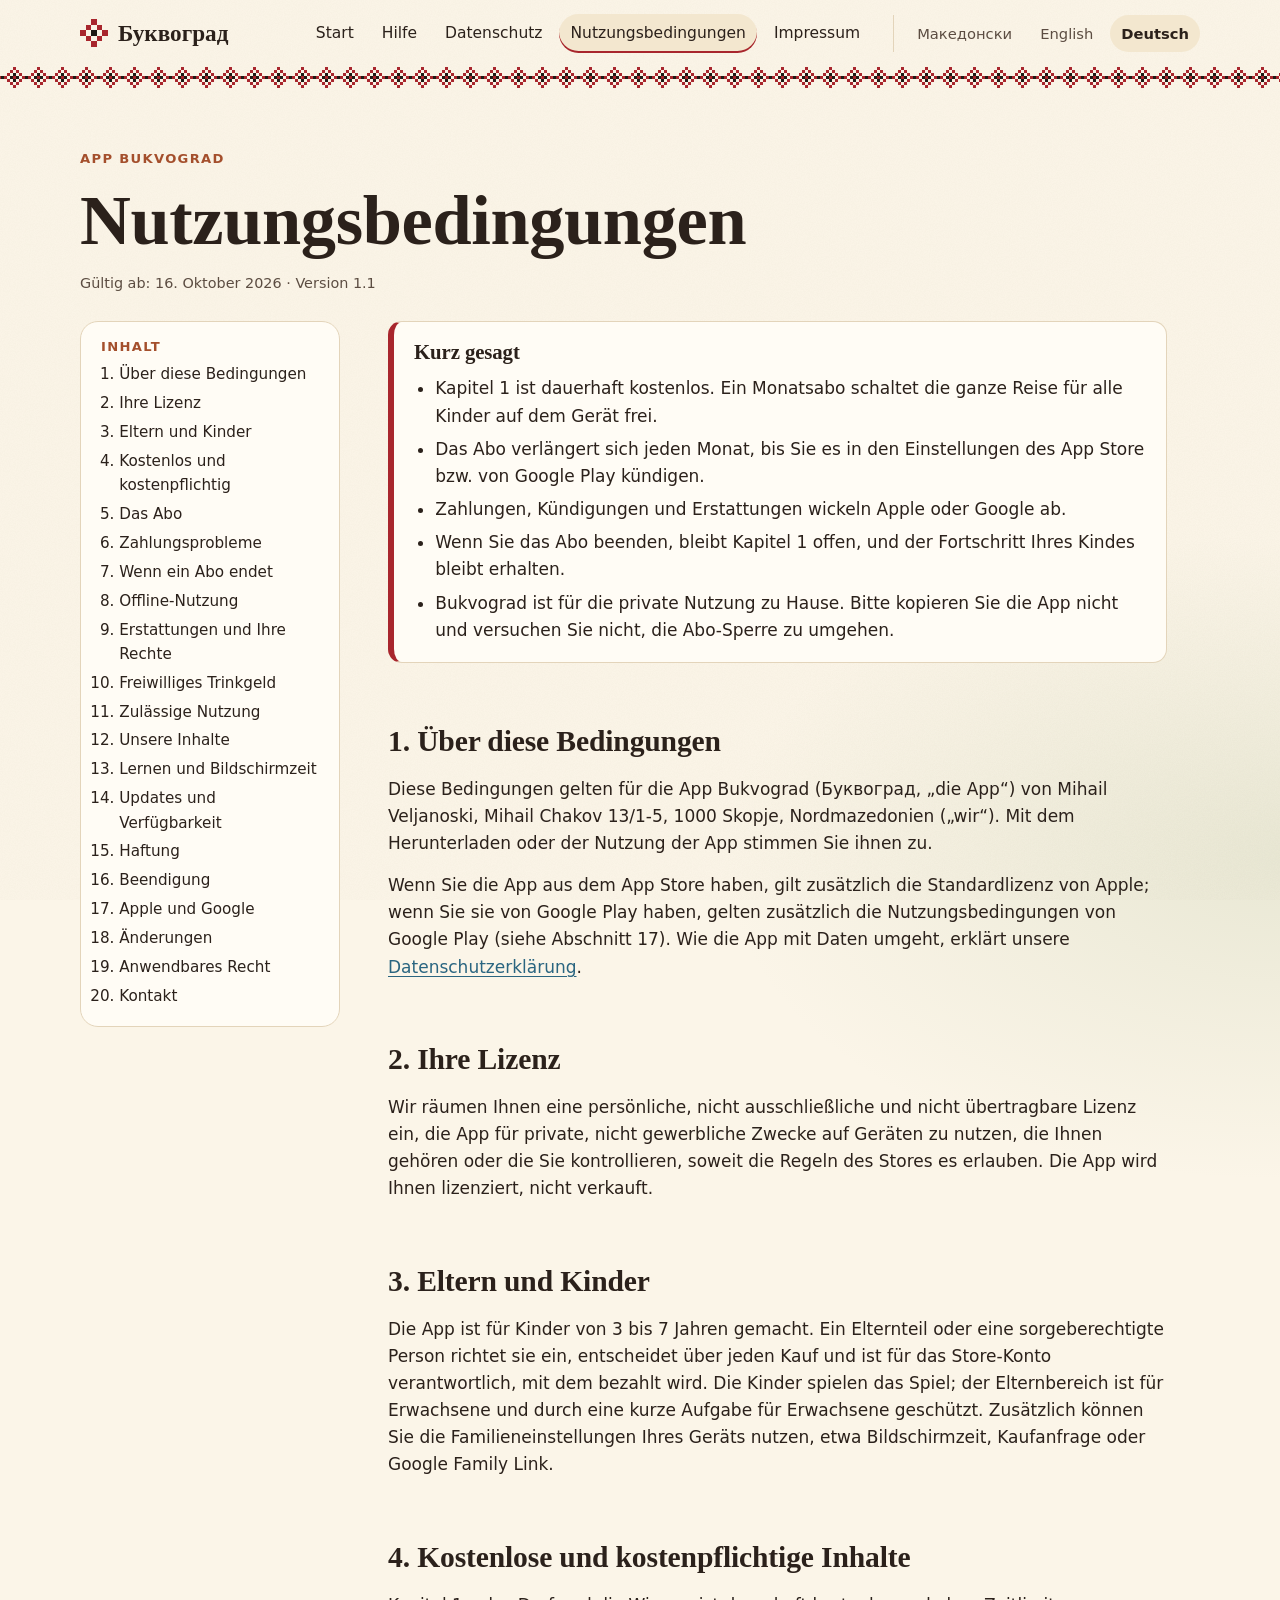
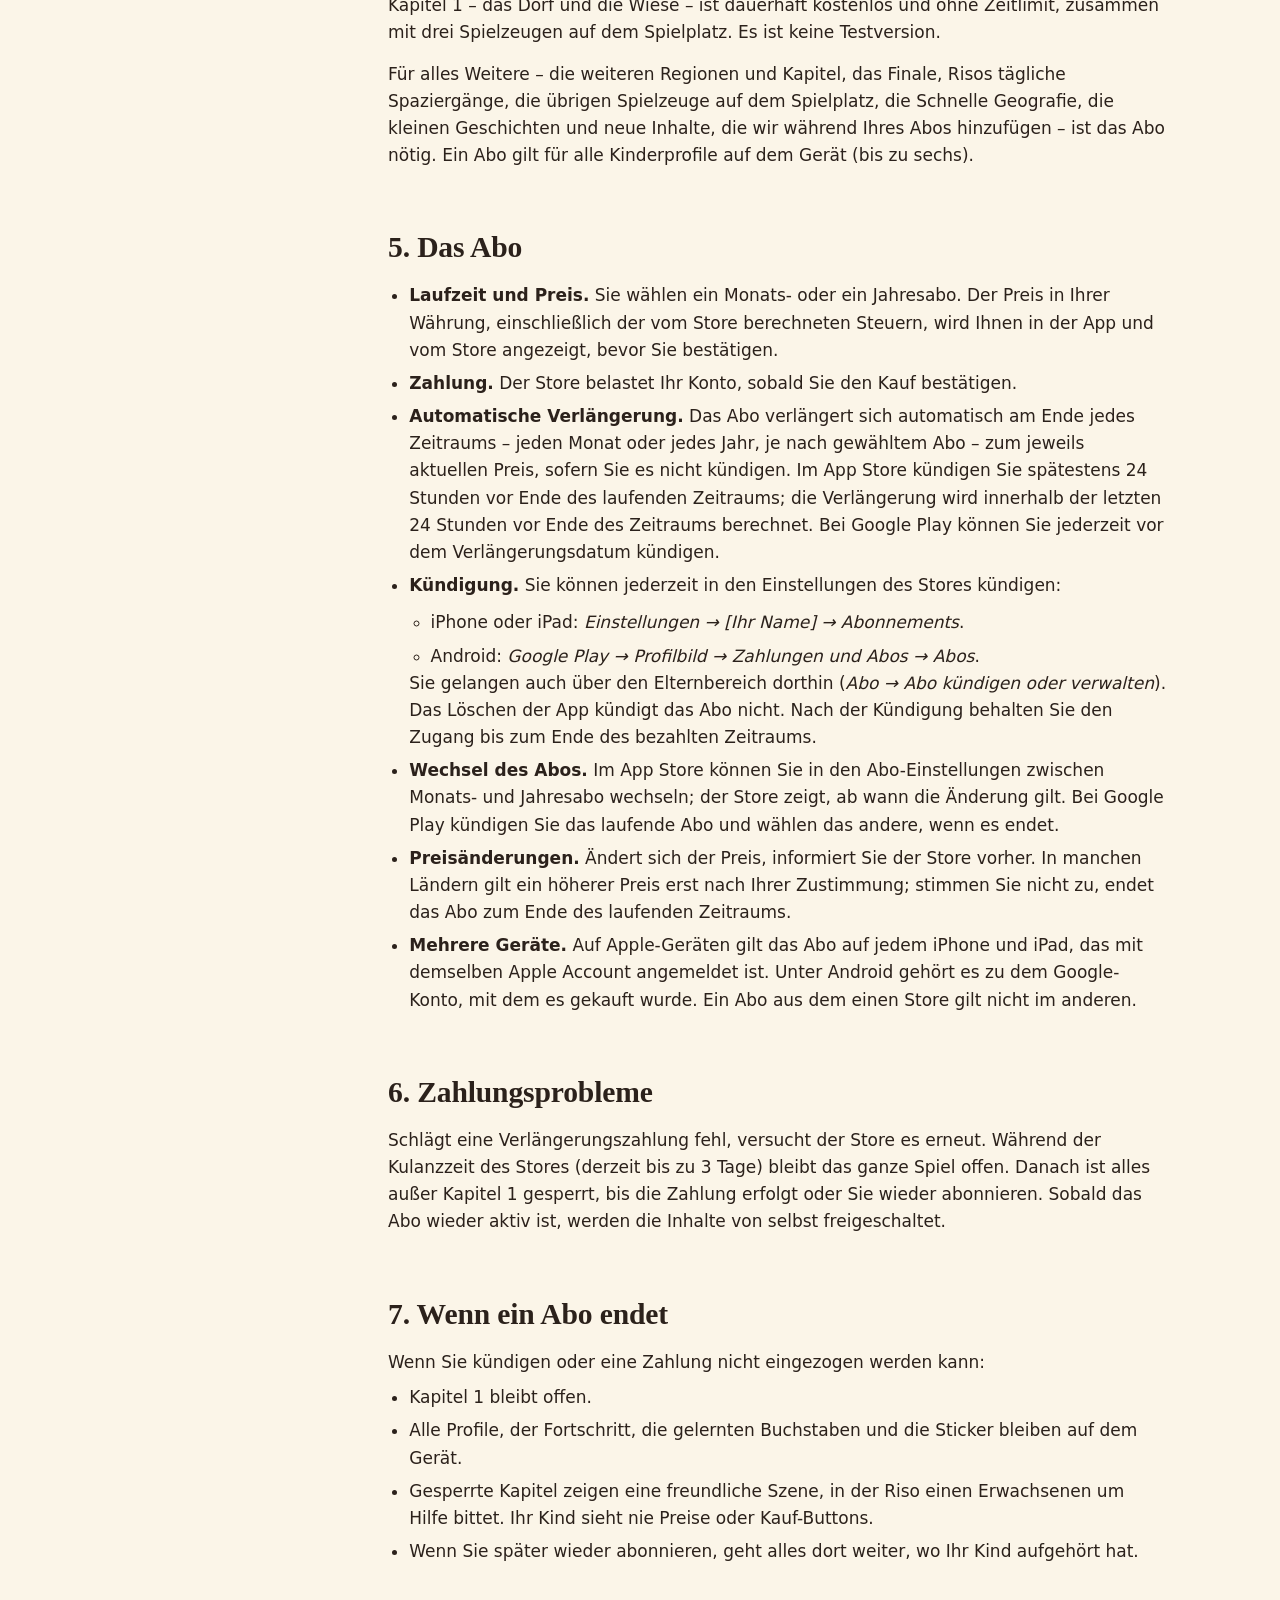
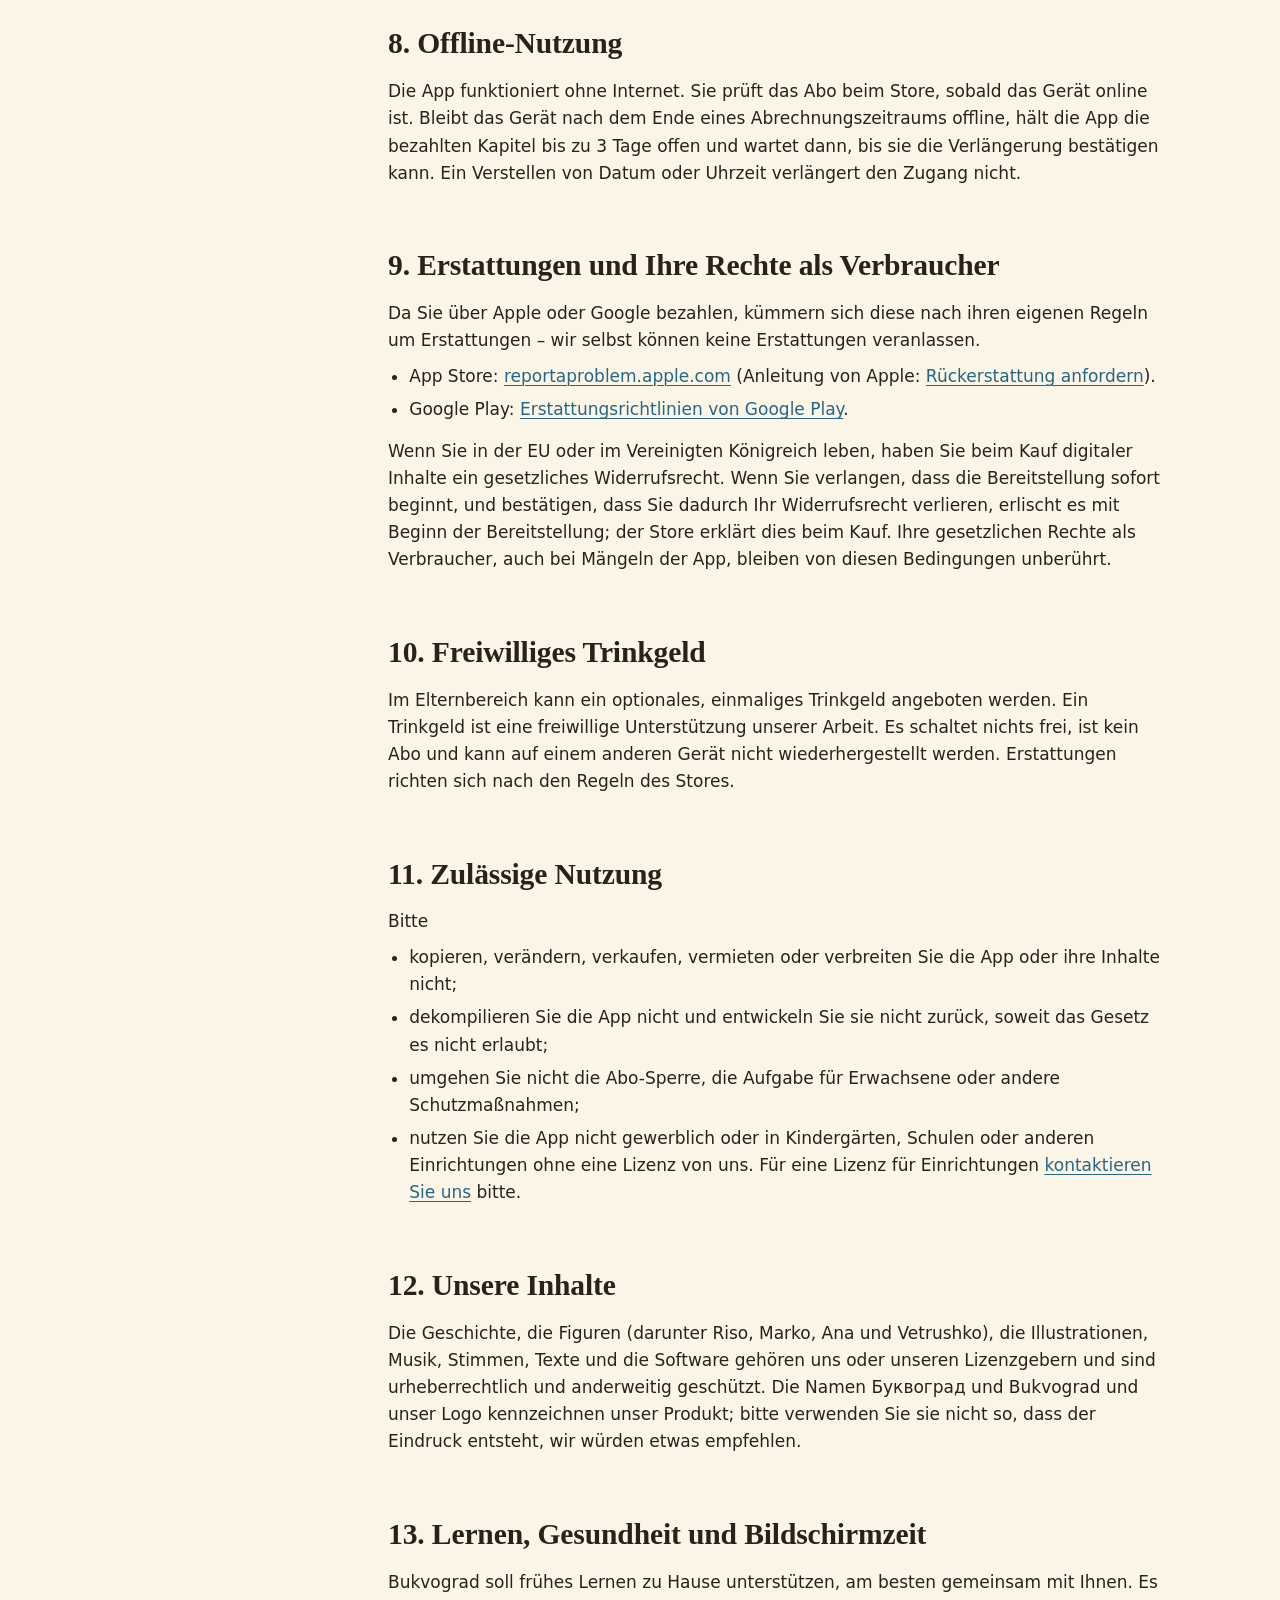
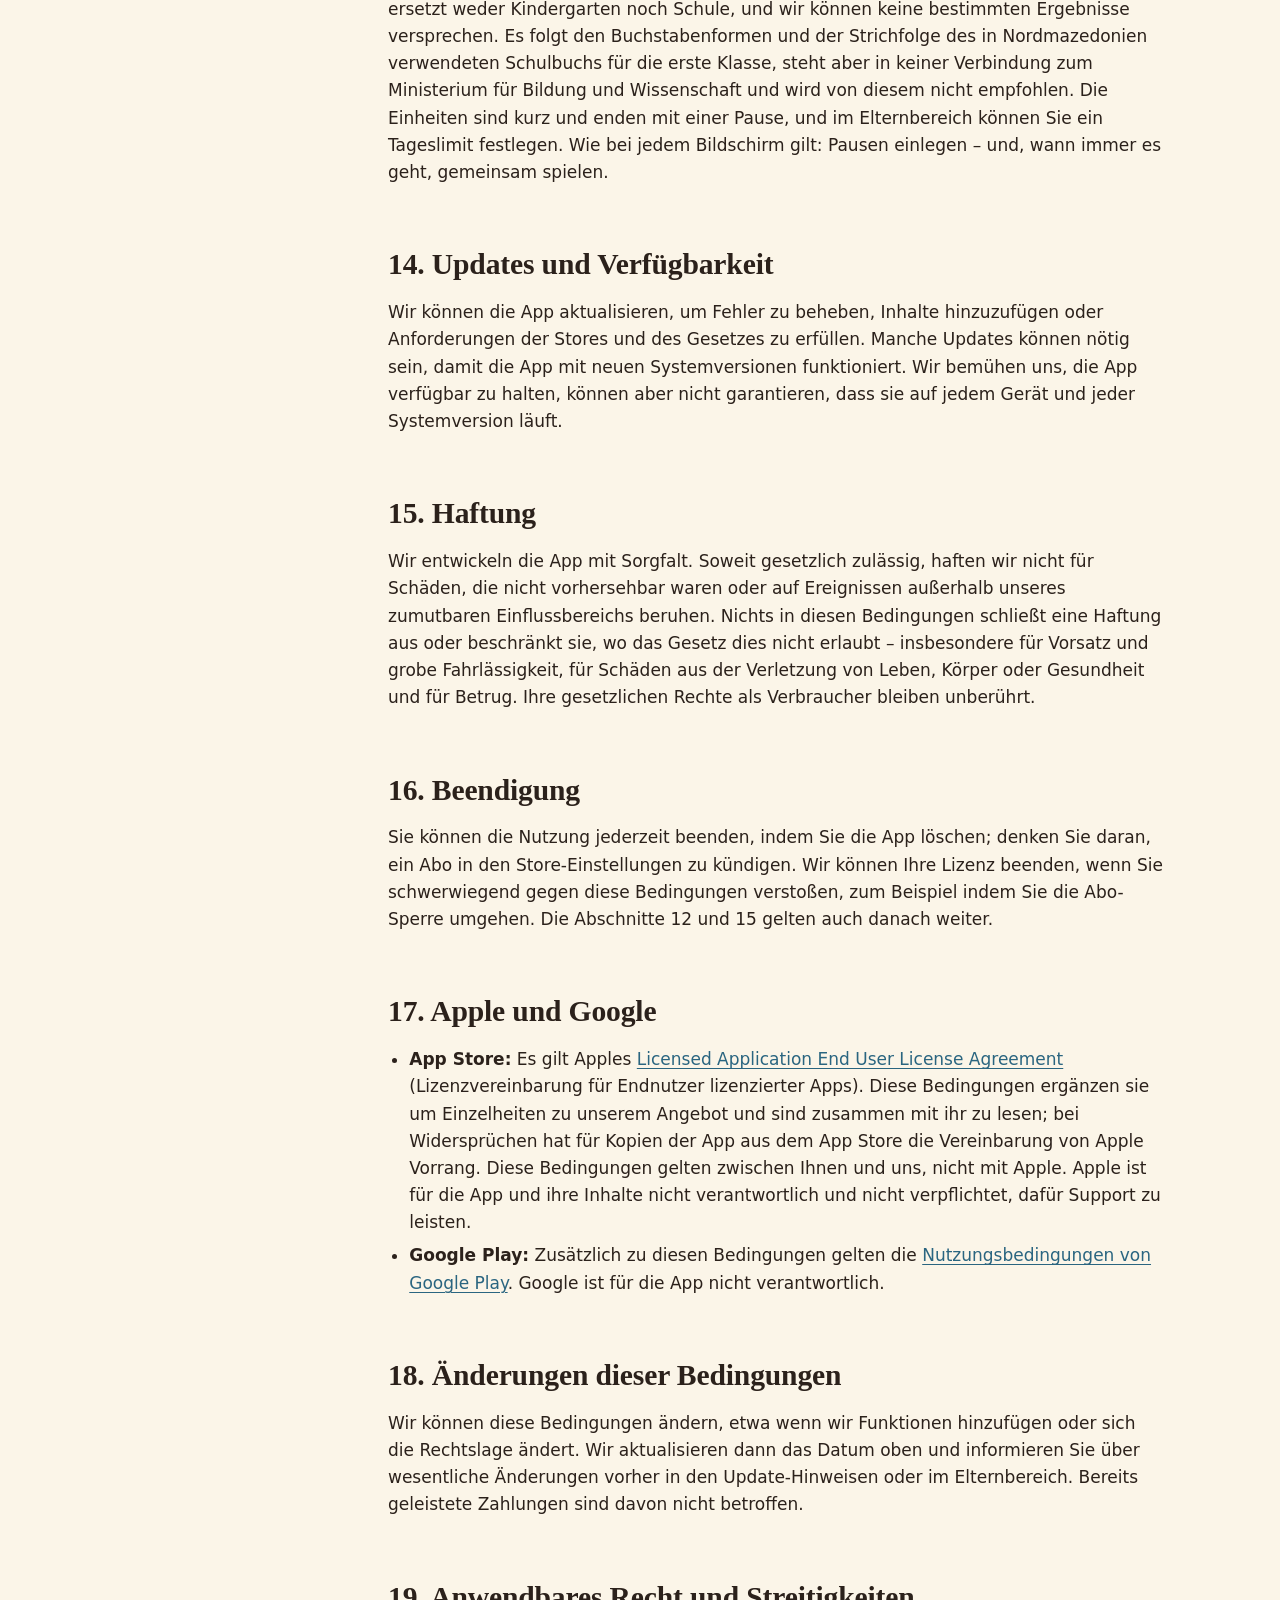
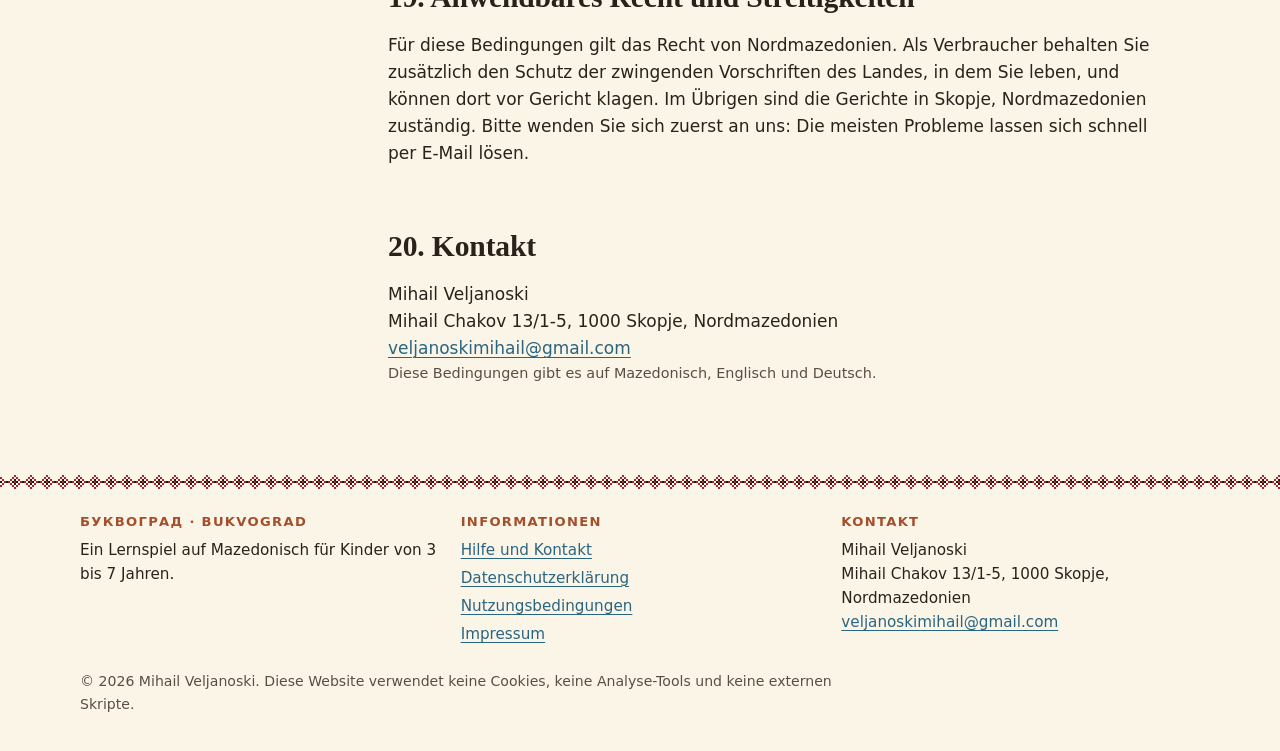
<file: de/terms.html>
<!doctype html>
<html lang="de">
<head>
<meta charset="utf-8">
<meta name="viewport" content="width=device-width, initial-scale=1">
<title>Nutzungsbedingungen – Bukvograd (Буквоград)</title>
<meta name="description" content="Nutzungsbedingungen der App Bukvograd: Kapitel 1 dauerhaft kostenlos, ein Monatsabo für alle Kinder auf dem Gerät, Verlängerung, Kündigung und Erstattung über den App Store oder Google Play.">
<meta name="color-scheme" content="light dark">
<link rel="icon" href="../assets/favicon.svg" type="image/svg+xml">
<link rel="stylesheet" href="../assets/style.css">
</head>
<body>
<a class="skip" href="#main">Zum Inhalt springen</a>

<header class="site-header">
  <div class="wrap header-inner">
    <a class="brand" href="index.html"><span class="brand-mark" aria-hidden="true"></span><span lang="mk">Буквоград</span></a>
    <div class="nav-row">
      <nav class="site-nav" aria-label="Hauptmenü">
        <ul>
          <li><a href="index.html">Start</a></li>
          <li><a href="support.html">Hilfe</a></li>
          <li><a href="privacy.html">Datenschutz</a></li>
          <li><a href="terms.html" aria-current="page">Nutzungsbedingungen</a></li>
          <li><a href="support.html#impressum">Impressum</a></li>
        </ul>
      </nav>
      <nav class="lang" aria-label="Sprache">
        <ul>
          <li><a href="../mk/terms.html" hreflang="mk" lang="mk">Македонски</a></li>
          <li><a href="../en/terms.html" hreflang="en" lang="en">English</a></li>
          <li><a href="terms.html" hreflang="de" lang="de" aria-current="true">Deutsch</a></li>
        </ul>
      </nav>
    </div>
  </div>
  <div class="vez-band" aria-hidden="true"></div>
</header>

<main id="main" class="doc">
  <div class="wrap">
    <div class="doc-head">
      <p class="eyebrow">App Bukvograd</p>
      <h1>Nutzungsbedingungen</h1>
      <p class="doc-meta">Gültig ab: 16. Oktober 2026 · Version 1.1</p>
    </div>

    <div class="doc-grid">
      <nav class="toc" aria-label="Inhalt">
        <h2>Inhalt</h2>
        <ol>
          <li><a href="#about">Über diese Bedingungen</a></li>
          <li><a href="#licence">Ihre Lizenz</a></li>
          <li><a href="#parents">Eltern und Kinder</a></li>
          <li><a href="#free-paid">Kostenlos und kostenpflichtig</a></li>
          <li><a href="#subscription">Das Abo</a></li>
          <li><a href="#billing">Zahlungsprobleme</a></li>
          <li><a href="#lapse">Wenn ein Abo endet</a></li>
          <li><a href="#offline">Offline-Nutzung</a></li>
          <li><a href="#refunds">Erstattungen und Ihre Rechte</a></li>
          <li><a href="#tips">Freiwilliges Trinkgeld</a></li>
          <li><a href="#use">Zulässige Nutzung</a></li>
          <li><a href="#content">Unsere Inhalte</a></li>
          <li><a href="#learning">Lernen und Bildschirmzeit</a></li>
          <li><a href="#updates">Updates und Verfügbarkeit</a></li>
          <li><a href="#liability">Haftung</a></li>
          <li><a href="#ending">Beendigung</a></li>
          <li><a href="#stores">Apple und Google</a></li>
          <li><a href="#changes">Änderungen</a></li>
          <li><a href="#law">Anwendbares Recht</a></li>
          <li><a href="#contact">Kontakt</a></li>
        </ol>
      </nav>

      <article class="prose">
        <section class="summary" aria-labelledby="short">
          <h2 id="short">Kurz gesagt</h2>
          <ul>
            <li>Kapitel 1 ist dauerhaft kostenlos. Ein Monatsabo schaltet die ganze Reise für alle Kinder auf dem Gerät frei.</li>
            <li>Das Abo verlängert sich jeden Monat, bis Sie es in den Einstellungen des App Store bzw. von Google Play kündigen.</li>
            <li>Zahlungen, Kündigungen und Erstattungen wickeln Apple oder Google ab.</li>
            <li>Wenn Sie das Abo beenden, bleibt Kapitel 1 offen, und der Fortschritt Ihres Kindes bleibt erhalten.</li>
            <li>Bukvograd ist für die private Nutzung zu Hause. Bitte kopieren Sie die App nicht und versuchen Sie nicht, die Abo-Sperre zu umgehen.</li>
          </ul>
        </section>

        <h2 id="about">1. Über diese Bedingungen</h2>
        <p>Diese Bedingungen gelten für die App Bukvograd (<span lang="mk">Буквоград</span>, „die App“) von Mihail Veljanoski, Mihail Chakov 13/1-5, 1000 Skopje, Nordmazedonien („wir“). Mit dem Herunterladen oder der Nutzung der App stimmen Sie ihnen zu.</p>
        <p>Wenn Sie die App aus dem App Store haben, gilt zusätzlich die Standardlizenz von Apple; wenn Sie sie von Google Play haben, gelten zusätzlich die Nutzungsbedingungen von Google Play (siehe Abschnitt 17). Wie die App mit Daten umgeht, erklärt unsere <a href="privacy.html">Datenschutzerklärung</a>.</p>

        <h2 id="licence">2. Ihre Lizenz</h2>
        <p>Wir räumen Ihnen eine persönliche, nicht ausschließliche und nicht übertragbare Lizenz ein, die App für private, nicht gewerbliche Zwecke auf Geräten zu nutzen, die Ihnen gehören oder die Sie kontrollieren, soweit die Regeln des Stores es erlauben. Die App wird Ihnen lizenziert, nicht verkauft.</p>

        <h2 id="parents">3. Eltern und Kinder</h2>
        <p>Die App ist für Kinder von 3 bis 7 Jahren gemacht. Ein Elternteil oder eine sorgeberechtigte Person richtet sie ein, entscheidet über jeden Kauf und ist für das Store-Konto verantwortlich, mit dem bezahlt wird. Die Kinder spielen das Spiel; der Elternbereich ist für Erwachsene und durch eine kurze Aufgabe für Erwachsene geschützt. Zusätzlich können Sie die Familieneinstellungen Ihres Geräts nutzen, etwa Bildschirmzeit, Kaufanfrage oder Google Family Link.</p>

        <h2 id="free-paid">4. Kostenlose und kostenpflichtige Inhalte</h2>
        <p>Kapitel 1 – das Dorf und die Wiese – ist dauerhaft kostenlos und ohne Zeitlimit, zusammen mit drei Spielzeugen auf dem Spielplatz. Es ist keine Testversion.</p>
        <p>Für alles Weitere – die weiteren Regionen und Kapitel, das Finale, Risos tägliche Spaziergänge, die übrigen Spielzeuge auf dem Spielplatz, die Schnelle Geografie, die kleinen Geschichten und neue Inhalte, die wir während Ihres Abos hinzufügen – ist das Abo nötig. Ein Abo gilt für alle Kinderprofile auf dem Gerät (bis zu sechs).</p>

        <h2 id="subscription">5. Das Abo</h2>
        <ul>
          <li><strong>Laufzeit und Preis.</strong> Sie wählen ein Monats- oder ein Jahresabo. Der Preis in Ihrer Währung, einschließlich der vom Store berechneten Steuern, wird Ihnen in der App und vom Store angezeigt, bevor Sie bestätigen.</li>
          <li><strong>Zahlung.</strong> Der Store belastet Ihr Konto, sobald Sie den Kauf bestätigen.</li>
          <li><strong>Automatische Verlängerung.</strong> Das Abo verlängert sich automatisch am Ende jedes Zeitraums – jeden Monat oder jedes Jahr, je nach gewähltem Abo – zum jeweils aktuellen Preis, sofern Sie es nicht kündigen. Im App Store kündigen Sie spätestens 24 Stunden vor Ende des laufenden Zeitraums; die Verlängerung wird innerhalb der letzten 24 Stunden vor Ende des Zeitraums berechnet. Bei Google Play können Sie jederzeit vor dem Verlängerungsdatum kündigen.</li>
          <li><strong>Kündigung.</strong> Sie können jederzeit in den Einstellungen des Stores kündigen:
            <ul>
              <li>iPhone oder iPad: <em>Einstellungen → [Ihr Name] → Abonnements</em>.</li>
              <li>Android: <em>Google Play → Profilbild → Zahlungen und Abos → Abos</em>.</li>
            </ul>
            Sie gelangen auch über den Elternbereich dorthin (<em>Abo → Abo kündigen oder verwalten</em>). Das Löschen der App kündigt das Abo nicht. Nach der Kündigung behalten Sie den Zugang bis zum Ende des bezahlten Zeitraums.</li>
          <li><strong>Wechsel des Abos.</strong> Im App Store können Sie in den Abo-Einstellungen zwischen Monats- und Jahresabo wechseln; der Store zeigt, ab wann die Änderung gilt. Bei Google Play kündigen Sie das laufende Abo und wählen das andere, wenn es endet.</li>
          <li><strong>Preisänderungen.</strong> Ändert sich der Preis, informiert Sie der Store vorher. In manchen Ländern gilt ein höherer Preis erst nach Ihrer Zustimmung; stimmen Sie nicht zu, endet das Abo zum Ende des laufenden Zeitraums.</li>
          <li><strong>Mehrere Geräte.</strong> Auf Apple-Geräten gilt das Abo auf jedem iPhone und iPad, das mit demselben Apple Account angemeldet ist. Unter Android gehört es zu dem Google-Konto, mit dem es gekauft wurde. Ein Abo aus dem einen Store gilt nicht im anderen.</li>
        </ul>

        <h2 id="billing">6. Zahlungsprobleme</h2>
        <p>Schlägt eine Verlängerungszahlung fehl, versucht der Store es erneut. Während der Kulanzzeit des Stores (derzeit bis zu 3 Tage) bleibt das ganze Spiel offen. Danach ist alles außer Kapitel 1 gesperrt, bis die Zahlung erfolgt oder Sie wieder abonnieren. Sobald das Abo wieder aktiv ist, werden die Inhalte von selbst freigeschaltet.</p>

        <h2 id="lapse">7. Wenn ein Abo endet</h2>
        <p>Wenn Sie kündigen oder eine Zahlung nicht eingezogen werden kann:</p>
        <ul>
          <li>Kapitel 1 bleibt offen.</li>
          <li>Alle Profile, der Fortschritt, die gelernten Buchstaben und die Sticker bleiben auf dem Gerät.</li>
          <li>Gesperrte Kapitel zeigen eine freundliche Szene, in der Riso einen Erwachsenen um Hilfe bittet. Ihr Kind sieht nie Preise oder Kauf-Buttons.</li>
          <li>Wenn Sie später wieder abonnieren, geht alles dort weiter, wo Ihr Kind aufgehört hat.</li>
        </ul>

        <h2 id="offline">8. Offline-Nutzung</h2>
        <p>Die App funktioniert ohne Internet. Sie prüft das Abo beim Store, sobald das Gerät online ist. Bleibt das Gerät nach dem Ende eines Abrechnungszeitraums offline, hält die App die bezahlten Kapitel bis zu 3 Tage offen und wartet dann, bis sie die Verlängerung bestätigen kann. Ein Verstellen von Datum oder Uhrzeit verlängert den Zugang nicht.</p>

        <h2 id="refunds">9. Erstattungen und Ihre Rechte als Verbraucher</h2>
        <p>Da Sie über Apple oder Google bezahlen, kümmern sich diese nach ihren eigenen Regeln um Erstattungen – wir selbst können keine Erstattungen veranlassen.</p>
        <ul>
          <li>App Store: <a href="https://reportaproblem.apple.com">reportaproblem.apple.com</a> (Anleitung von Apple: <a href="https://support.apple.com/de-de/118223">Rückerstattung anfordern</a>).</li>
          <li>Google Play: <a href="https://support.google.com/googleplay/answer/2479637?hl=de">Erstattungsrichtlinien von Google Play</a>.</li>
        </ul>
        <p>Wenn Sie in der EU oder im Vereinigten Königreich leben, haben Sie beim Kauf digitaler Inhalte ein gesetzliches Widerrufsrecht. Wenn Sie verlangen, dass die Bereitstellung sofort beginnt, und bestätigen, dass Sie dadurch Ihr Widerrufsrecht verlieren, erlischt es mit Beginn der Bereitstellung; der Store erklärt dies beim Kauf. Ihre gesetzlichen Rechte als Verbraucher, auch bei Mängeln der App, bleiben von diesen Bedingungen unberührt.</p>

        <h2 id="tips">10. Freiwilliges Trinkgeld</h2>
        <p>Im Elternbereich kann ein optionales, einmaliges Trinkgeld angeboten werden. Ein Trinkgeld ist eine freiwillige Unterstützung unserer Arbeit. Es schaltet nichts frei, ist kein Abo und kann auf einem anderen Gerät nicht wiederhergestellt werden. Erstattungen richten sich nach den Regeln des Stores.</p>

        <h2 id="use">11. Zulässige Nutzung</h2>
        <p>Bitte</p>
        <ul>
          <li>kopieren, verändern, verkaufen, vermieten oder verbreiten Sie die App oder ihre Inhalte nicht;</li>
          <li>dekompilieren Sie die App nicht und entwickeln Sie sie nicht zurück, soweit das Gesetz es nicht erlaubt;</li>
          <li>umgehen Sie nicht die Abo-Sperre, die Aufgabe für Erwachsene oder andere Schutzmaßnahmen;</li>
          <li>nutzen Sie die App nicht gewerblich oder in Kindergärten, Schulen oder anderen Einrichtungen ohne eine Lizenz von uns. Für eine Lizenz für Einrichtungen <a href="support.html#contact">kontaktieren Sie uns</a> bitte.</li>
        </ul>

        <h2 id="content">12. Unsere Inhalte</h2>
        <p>Die Geschichte, die Figuren (darunter Riso, Marko, Ana und Vetrushko), die Illustrationen, Musik, Stimmen, Texte und die Software gehören uns oder unseren Lizenzgebern und sind urheberrechtlich und anderweitig geschützt. Die Namen <span lang="mk">Буквоград</span> und Bukvograd und unser Logo kennzeichnen unser Produkt; bitte verwenden Sie sie nicht so, dass der Eindruck entsteht, wir würden etwas empfehlen.</p>

        <h2 id="learning">13. Lernen, Gesundheit und Bildschirmzeit</h2>
        <p>Bukvograd soll frühes Lernen zu Hause unterstützen, am besten gemeinsam mit Ihnen. Es ersetzt weder Kindergarten noch Schule, und wir können keine bestimmten Ergebnisse versprechen. Es folgt den Buchstabenformen und der Strichfolge des in Nordmazedonien verwendeten Schulbuchs für die erste Klasse, steht aber in keiner Verbindung zum Ministerium für Bildung und Wissenschaft und wird von diesem nicht empfohlen. Die Einheiten sind kurz und enden mit einer Pause, und im Elternbereich können Sie ein Tageslimit festlegen. Wie bei jedem Bildschirm gilt: Pausen einlegen – und, wann immer es geht, gemeinsam spielen.</p>

        <h2 id="updates">14. Updates und Verfügbarkeit</h2>
        <p>Wir können die App aktualisieren, um Fehler zu beheben, Inhalte hinzuzufügen oder Anforderungen der Stores und des Gesetzes zu erfüllen. Manche Updates können nötig sein, damit die App mit neuen Systemversionen funktioniert. Wir bemühen uns, die App verfügbar zu halten, können aber nicht garantieren, dass sie auf jedem Gerät und jeder Systemversion läuft.</p>

        <h2 id="liability">15. Haftung</h2>
        <p>Wir entwickeln die App mit Sorgfalt. Soweit gesetzlich zulässig, haften wir nicht für Schäden, die nicht vorhersehbar waren oder auf Ereignissen außerhalb unseres zumutbaren Einflussbereichs beruhen. Nichts in diesen Bedingungen schließt eine Haftung aus oder beschränkt sie, wo das Gesetz dies nicht erlaubt – insbesondere für Vorsatz und grobe Fahrlässigkeit, für Schäden aus der Verletzung von Leben, Körper oder Gesundheit und für Betrug. Ihre gesetzlichen Rechte als Verbraucher bleiben unberührt.</p>

        <h2 id="ending">16. Beendigung</h2>
        <p>Sie können die Nutzung jederzeit beenden, indem Sie die App löschen; denken Sie daran, ein Abo in den Store-Einstellungen zu kündigen. Wir können Ihre Lizenz beenden, wenn Sie schwerwiegend gegen diese Bedingungen verstoßen, zum Beispiel indem Sie die Abo-Sperre umgehen. Die Abschnitte 12 und 15 gelten auch danach weiter.</p>

        <h2 id="stores">17. Apple und Google</h2>
        <ul>
          <li><strong>App Store:</strong> Es gilt Apples <a href="https://www.apple.com/legal/internet-services/itunes/dev/stdeula/">Licensed Application End User License Agreement</a> (Lizenzvereinbarung für Endnutzer lizenzierter Apps). Diese Bedingungen ergänzen sie um Einzelheiten zu unserem Angebot und sind zusammen mit ihr zu lesen; bei Widersprüchen hat für Kopien der App aus dem App Store die Vereinbarung von Apple Vorrang. Diese Bedingungen gelten zwischen Ihnen und uns, nicht mit Apple. Apple ist für die App und ihre Inhalte nicht verantwortlich und nicht verpflichtet, dafür Support zu leisten.</li>
          <li><strong>Google Play:</strong> Zusätzlich zu diesen Bedingungen gelten die <a href="https://play.google.com/about/play-terms/">Nutzungsbedingungen von Google Play</a>. Google ist für die App nicht verantwortlich.</li>
        </ul>

        <h2 id="changes">18. Änderungen dieser Bedingungen</h2>
        <p>Wir können diese Bedingungen ändern, etwa wenn wir Funktionen hinzufügen oder sich die Rechtslage ändert. Wir aktualisieren dann das Datum oben und informieren Sie über wesentliche Änderungen vorher in den Update-Hinweisen oder im Elternbereich. Bereits geleistete Zahlungen sind davon nicht betroffen.</p>

        <h2 id="law">19. Anwendbares Recht und Streitigkeiten</h2>
        <p>Für diese Bedingungen gilt das Recht von Nordmazedonien. Als Verbraucher behalten Sie zusätzlich den Schutz der zwingenden Vorschriften des Landes, in dem Sie leben, und können dort vor Gericht klagen. Im Übrigen sind die Gerichte in Skopje, Nordmazedonien zuständig. Bitte wenden Sie sich zuerst an uns: Die meisten Probleme lassen sich schnell per E-Mail lösen.</p>

        <h2 id="contact">20. Kontakt</h2>
        <address>Mihail Veljanoski<br>Mihail Chakov 13/1-5, 1000 Skopje, Nordmazedonien<br><a href="mailto:veljanoskimihail@gmail.com">veljanoskimihail@gmail.com</a></address>
        <p class="muted small">Diese Bedingungen gibt es auf Mazedonisch, Englisch und Deutsch.</p>
      </article>
    </div>
  </div>
</main>

<footer class="site-footer">
  <div class="vez-band thin" aria-hidden="true"></div>
  <div class="wrap">
    <div class="footer-grid">
      <div>
        <h2><span lang="mk">Буквоград</span> · Bukvograd</h2>
        <p>Ein Lernspiel auf Mazedonisch für Kinder von 3 bis 7 Jahren.</p>
      </div>
      <nav aria-label="Informationen">
        <h2>Informationen</h2>
        <ul>
          <li><a href="support.html">Hilfe und Kontakt</a></li>
          <li><a href="privacy.html">Datenschutzerklärung</a></li>
          <li><a href="terms.html" aria-current="page">Nutzungsbedingungen</a></li>
          <li><a href="support.html#impressum">Impressum</a></li>
        </ul>
      </nav>
      <div>
        <h2>Kontakt</h2>
        <address>Mihail Veljanoski<br>Mihail Chakov 13/1-5, 1000 Skopje, Nordmazedonien<br><a href="mailto:veljanoskimihail@gmail.com">veljanoskimihail@gmail.com</a></address>
      </div>
    </div>
    <p class="fine">© 2026 Mihail Veljanoski. Diese Website verwendet keine Cookies, keine Analyse-Tools und keine externen Skripte.</p>
  </div>
</footer>
</body>
</html>
</file>
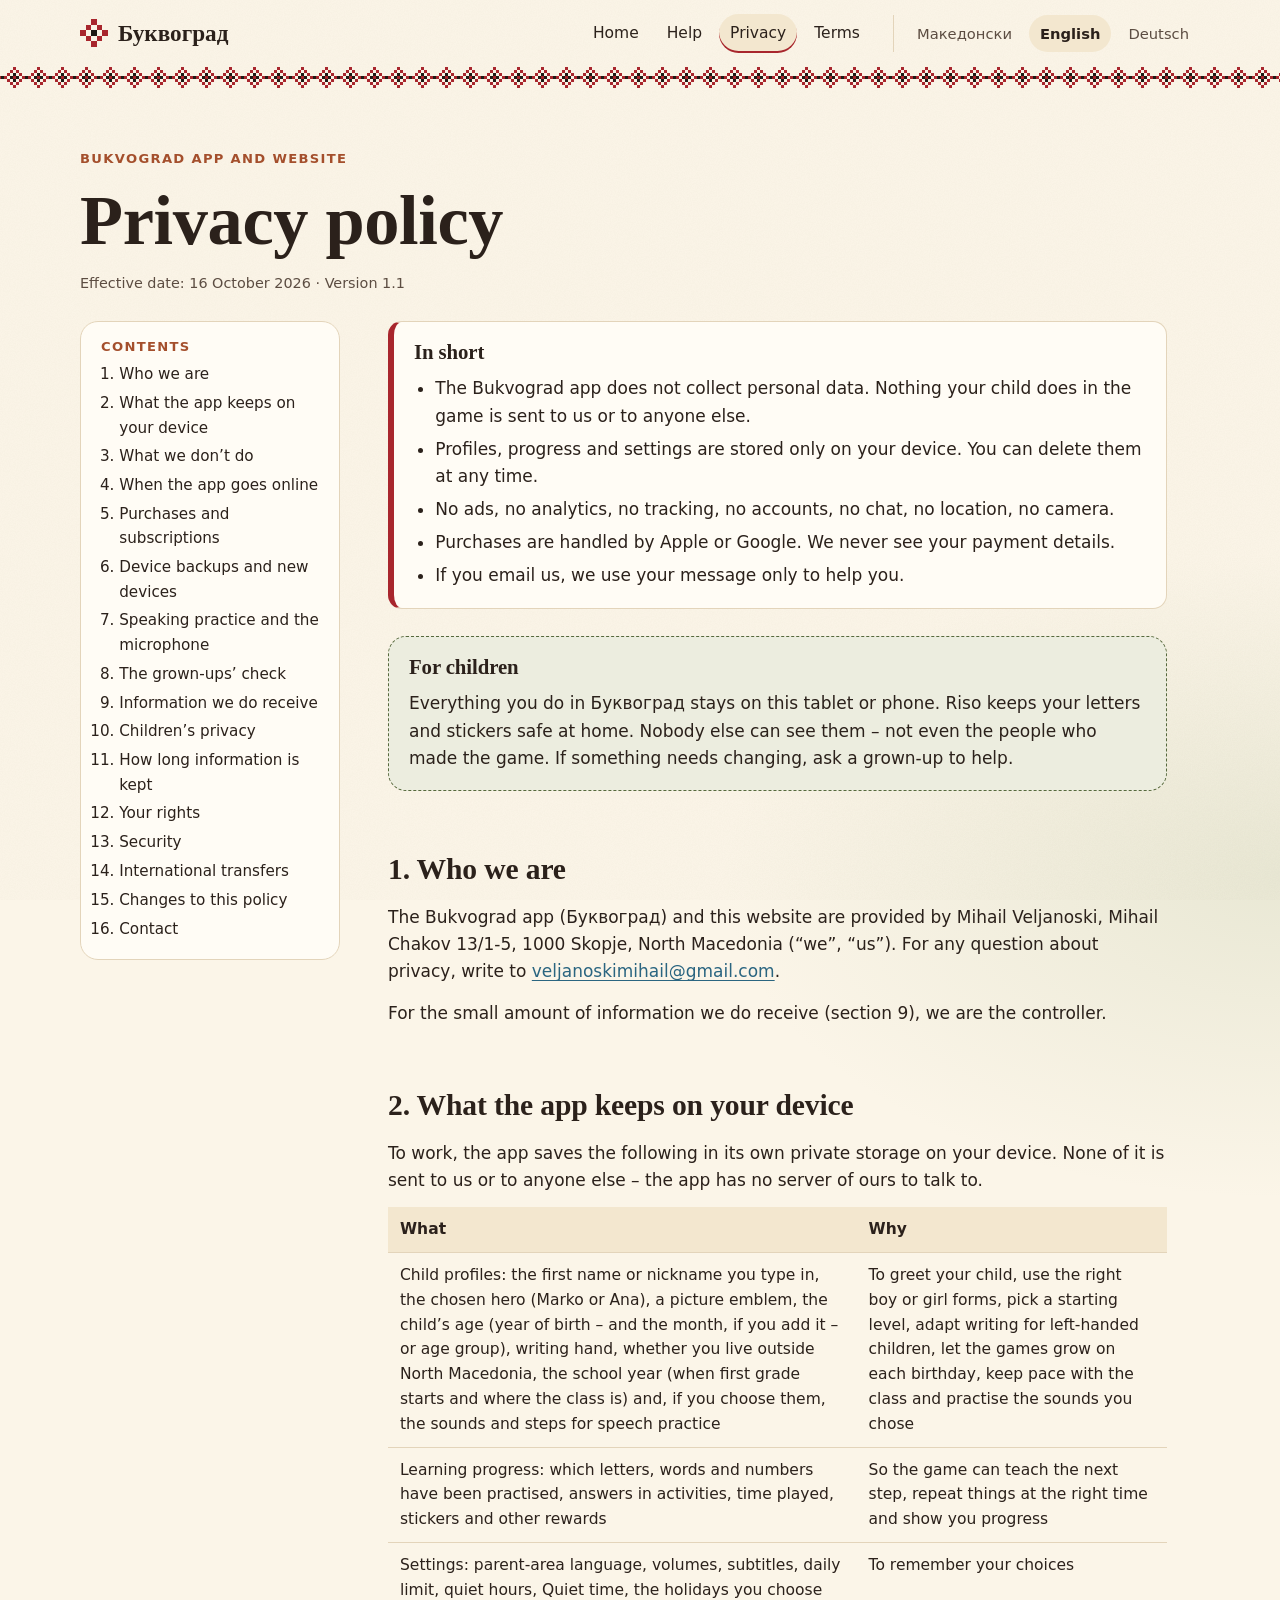
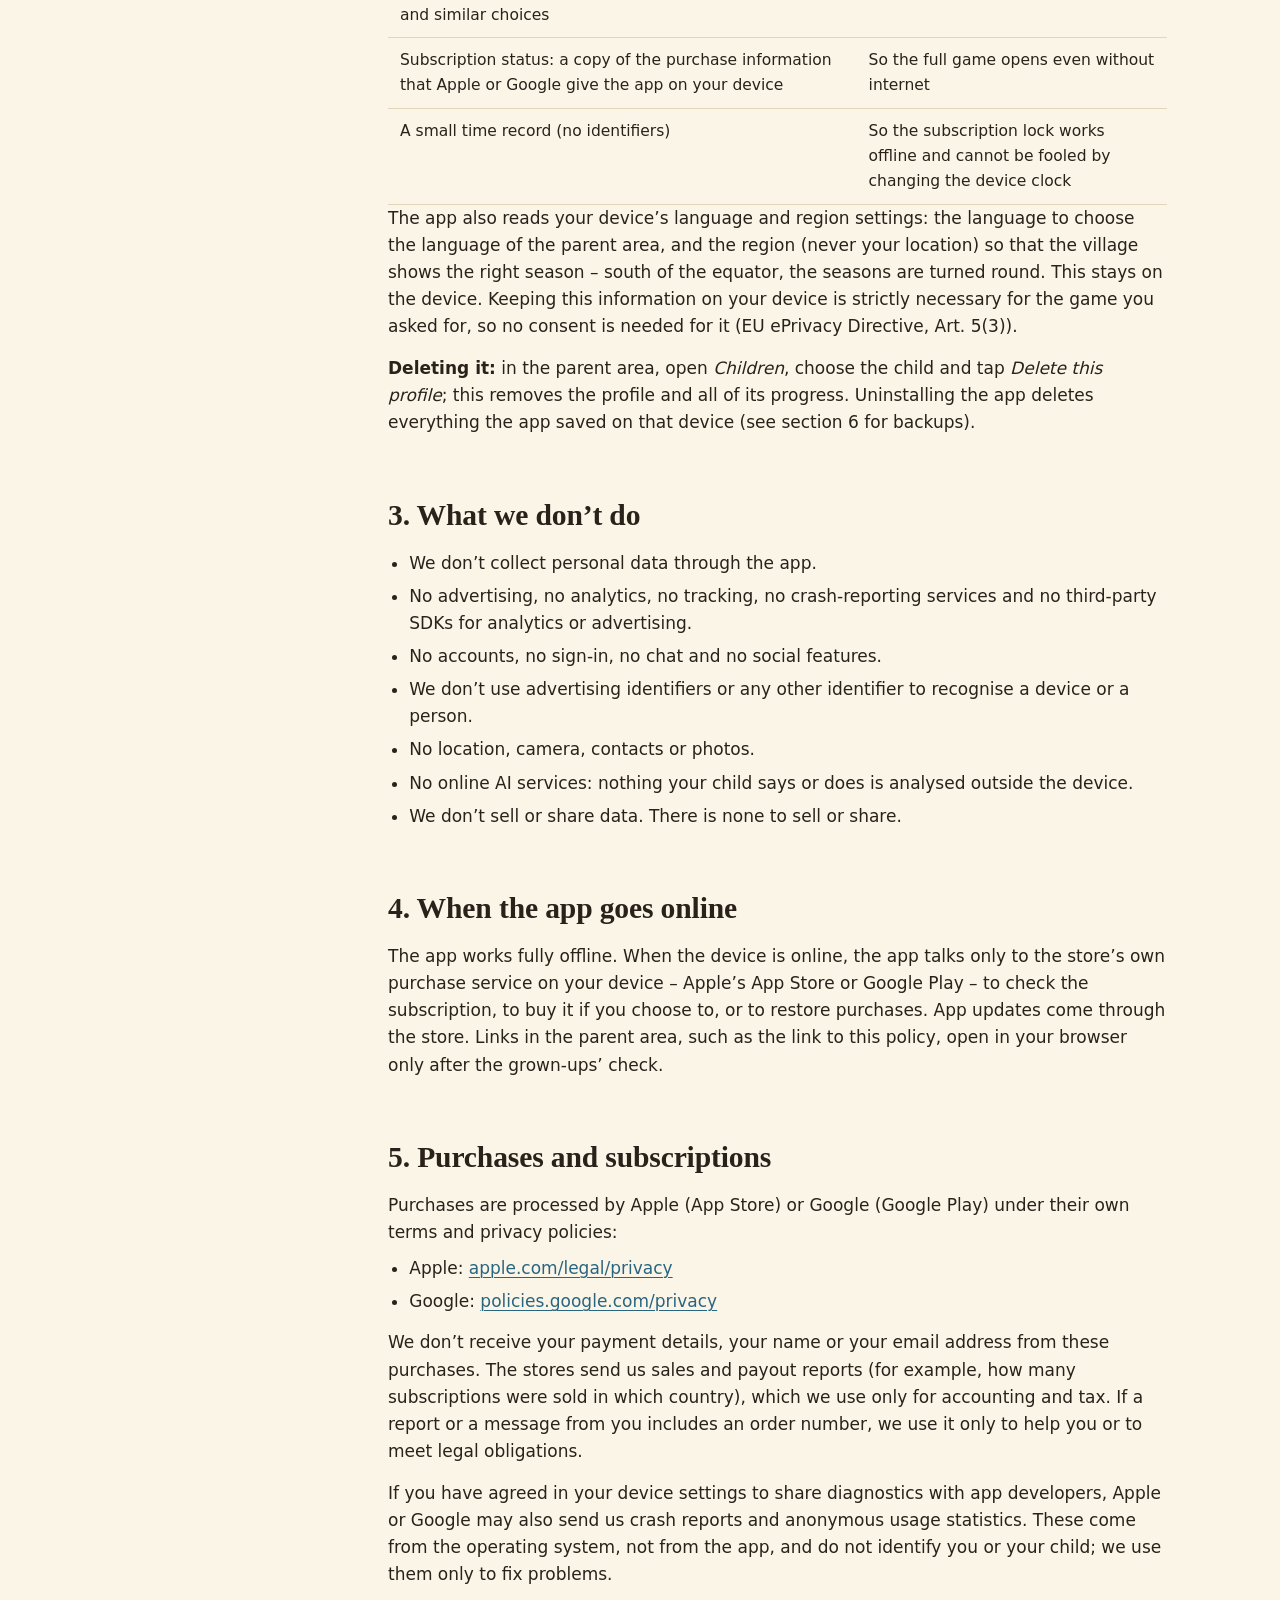
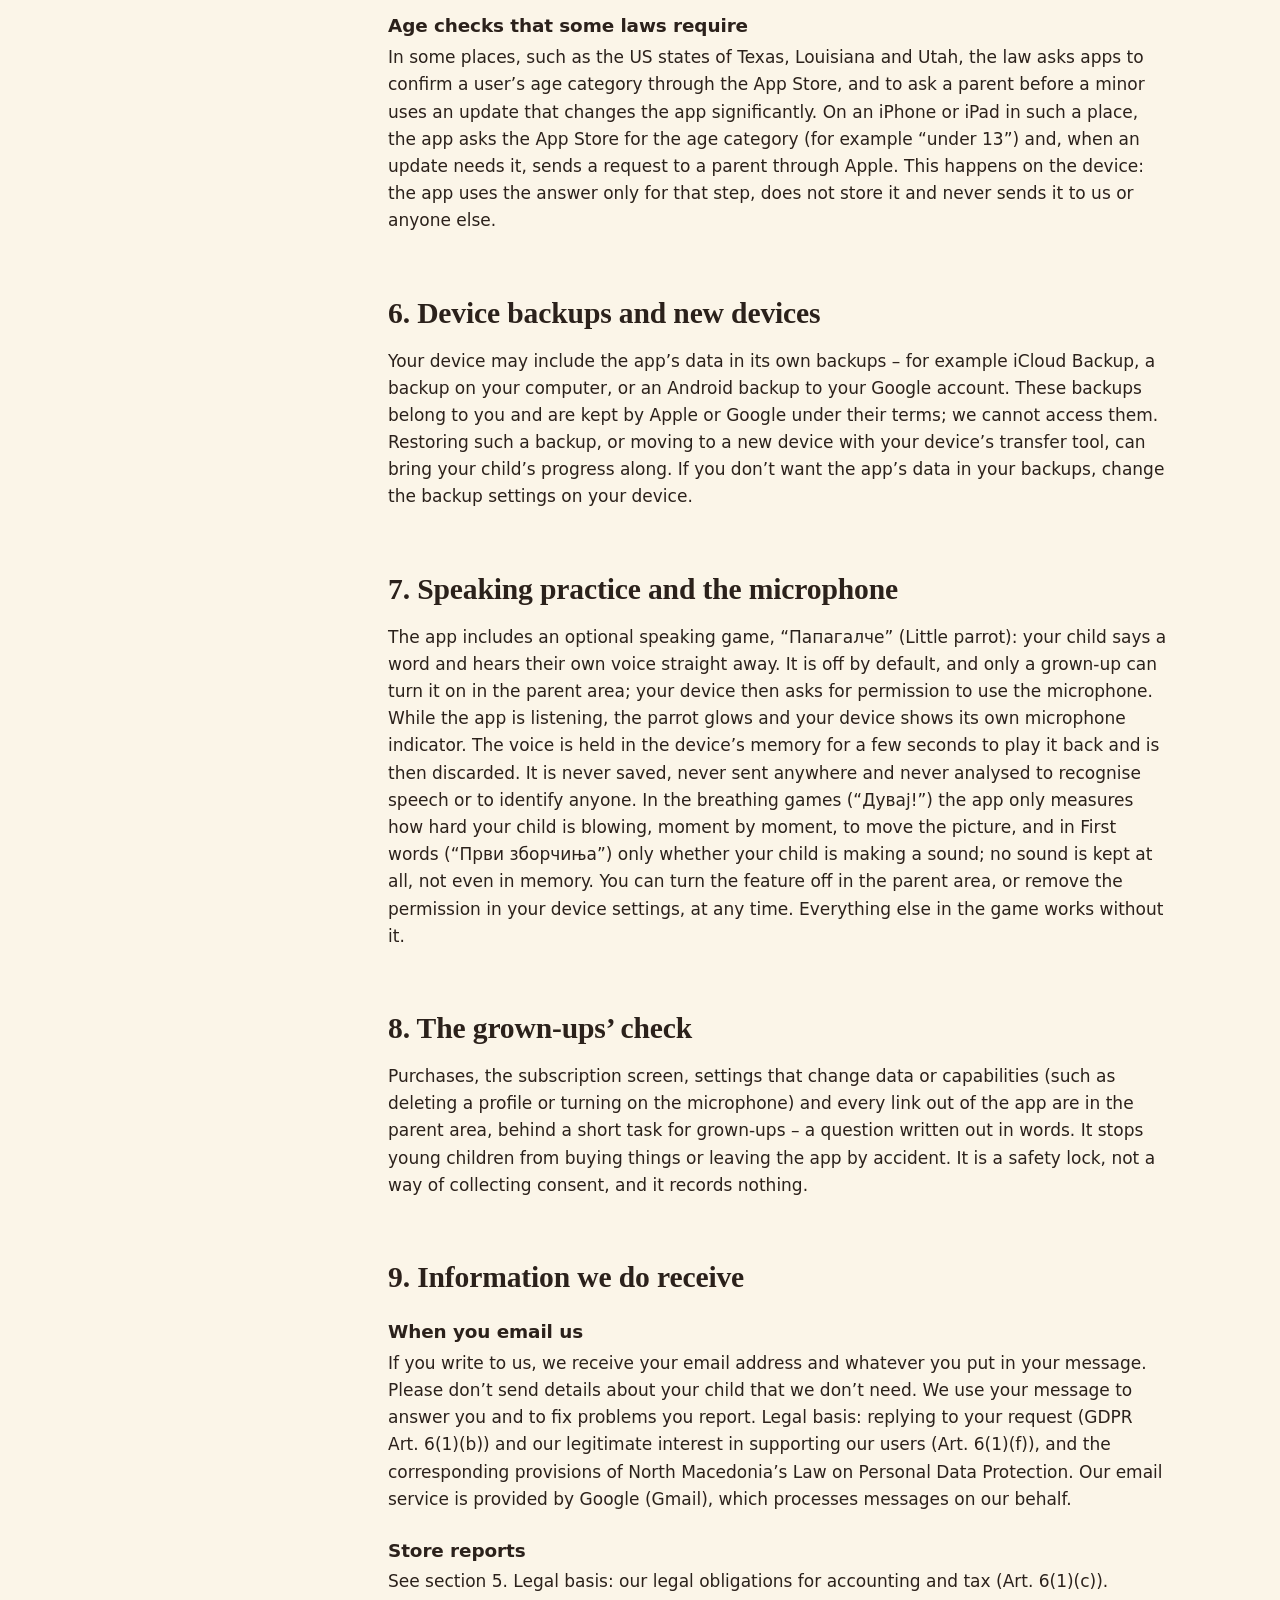
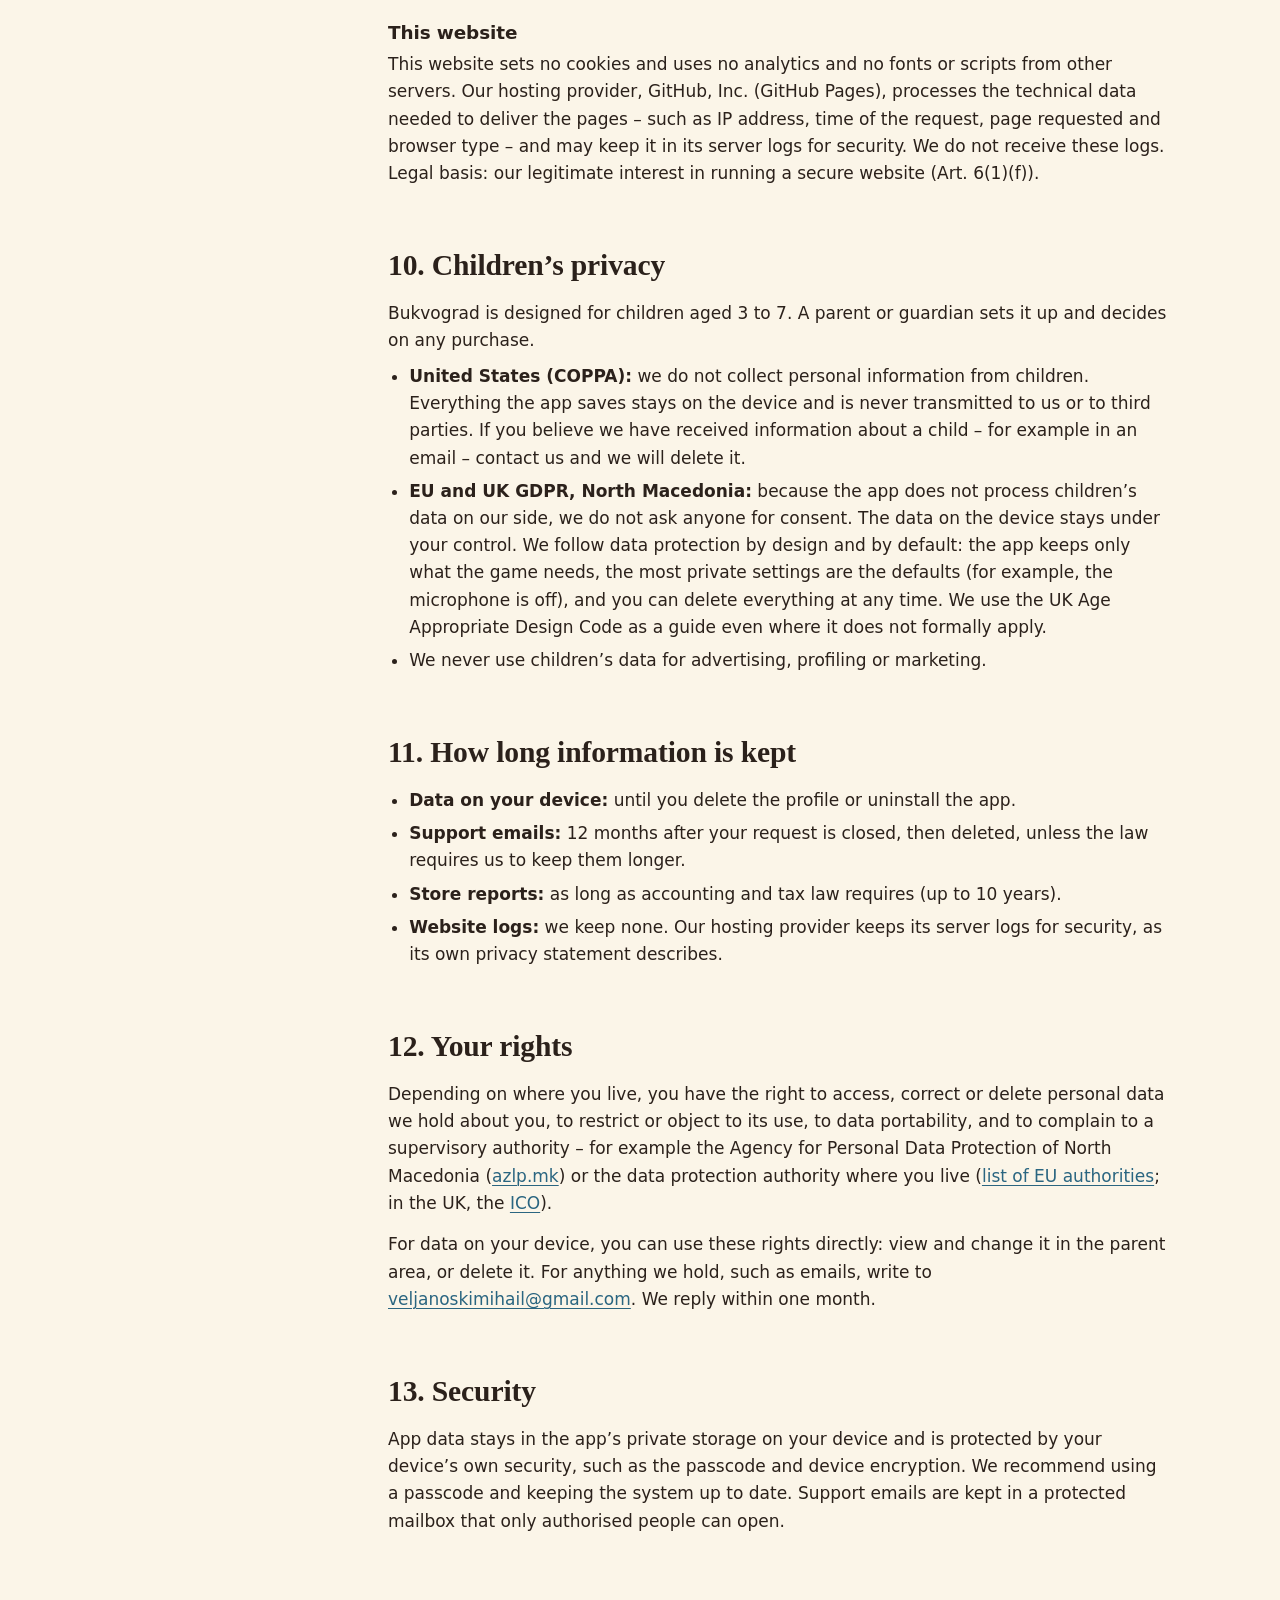
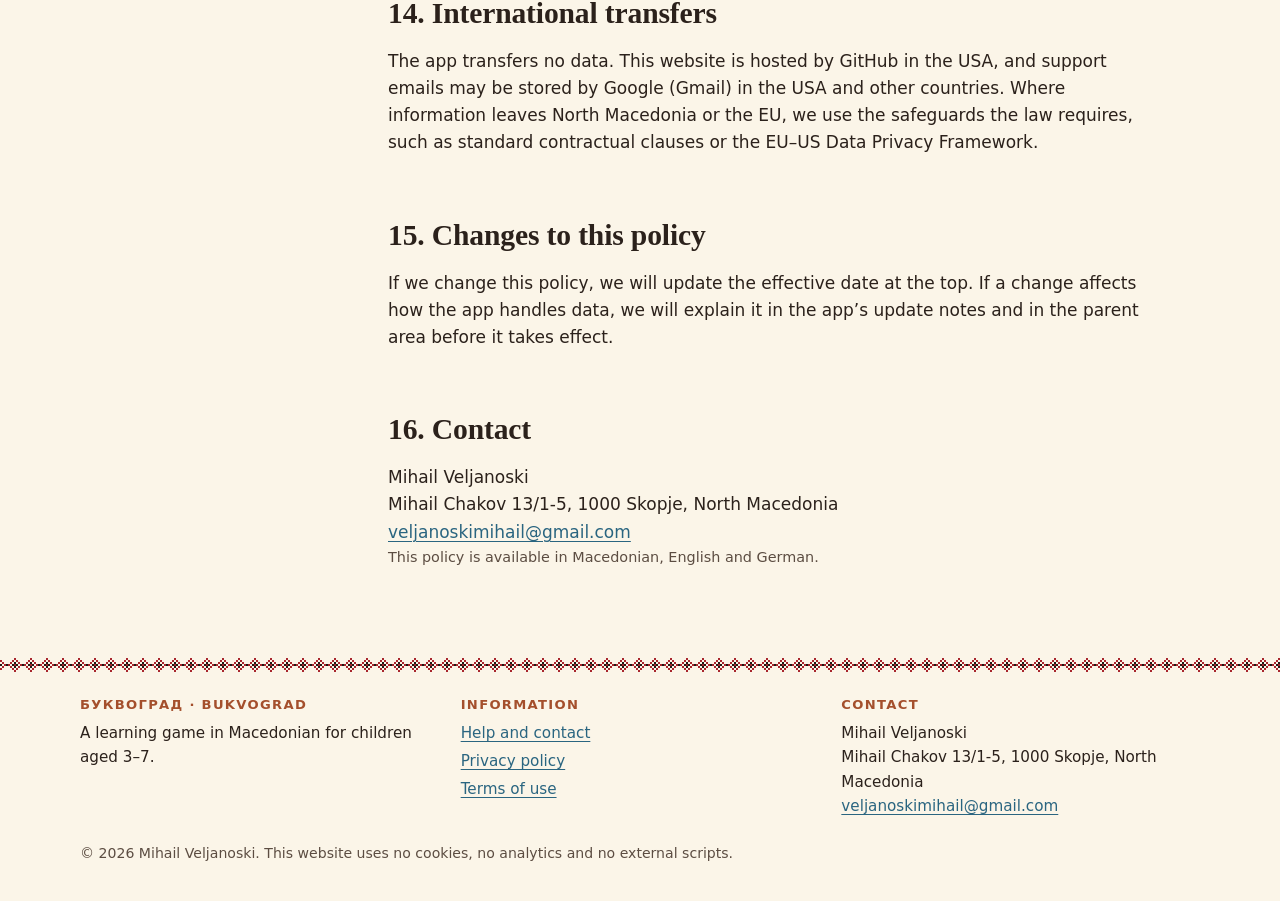
<file: en/privacy.html>
<!doctype html>
<html lang="en-GB">
<head>
<meta charset="utf-8">
<meta name="viewport" content="width=device-width, initial-scale=1">
<title>Privacy policy – Bukvograd (Буквоград)</title>
<meta name="description" content="Bukvograd collects no personal data. Profiles and progress stay on your device. No ads, no analytics, no tracking, no accounts.">
<meta name="color-scheme" content="light dark">
<link rel="icon" href="../assets/favicon.svg" type="image/svg+xml">
<link rel="stylesheet" href="../assets/style.css">
</head>
<body>
<a class="skip" href="#main">Skip to content</a>

<header class="site-header">
  <div class="wrap header-inner">
    <a class="brand" href="index.html"><span class="brand-mark" aria-hidden="true"></span><span lang="mk">Буквоград</span></a>
    <div class="nav-row">
      <nav class="site-nav" aria-label="Main">
        <ul>
          <li><a href="index.html">Home</a></li>
          <li><a href="support.html">Help</a></li>
          <li><a href="privacy.html" aria-current="page">Privacy</a></li>
          <li><a href="terms.html">Terms</a></li>
        </ul>
      </nav>
      <nav class="lang" aria-label="Language">
        <ul>
          <li><a href="../mk/privacy.html" hreflang="mk" lang="mk">Македонски</a></li>
          <li><a href="privacy.html" hreflang="en" lang="en" aria-current="true">English</a></li>
          <li><a href="../de/privacy.html" hreflang="de" lang="de">Deutsch</a></li>
        </ul>
      </nav>
    </div>
  </div>
  <div class="vez-band" aria-hidden="true"></div>
</header>

<main id="main" class="doc">
  <div class="wrap">
    <div class="doc-head">
      <p class="eyebrow">Bukvograd app and website</p>
      <h1>Privacy policy</h1>
      <p class="doc-meta">Effective date: 16 October 2026 · Version 1.1</p>
    </div>

    <div class="doc-grid">
      <nav class="toc" aria-label="Contents">
        <h2>Contents</h2>
        <ol>
          <li><a href="#who">Who we are</a></li>
          <li><a href="#on-device">What the app keeps on your device</a></li>
          <li><a href="#never">What we don’t do</a></li>
          <li><a href="#online">When the app goes online</a></li>
          <li><a href="#purchases">Purchases and subscriptions</a></li>
          <li><a href="#backups">Device backups and new devices</a></li>
          <li><a href="#microphone">Speaking practice and the microphone</a></li>
          <li><a href="#gate">The grown-ups’ check</a></li>
          <li><a href="#we-receive">Information we do receive</a></li>
          <li><a href="#children">Children’s privacy</a></li>
          <li><a href="#retention">How long information is kept</a></li>
          <li><a href="#rights">Your rights</a></li>
          <li><a href="#security">Security</a></li>
          <li><a href="#transfers">International transfers</a></li>
          <li><a href="#changes">Changes to this policy</a></li>
          <li><a href="#contact">Contact</a></li>
        </ol>
      </nav>

      <article class="prose">
        <section class="summary" aria-labelledby="short">
          <h2 id="short">In short</h2>
          <ul>
            <li>The Bukvograd app does not collect personal data. Nothing your child does in the game is sent to us or to anyone else.</li>
            <li>Profiles, progress and settings are stored only on your device. You can delete them at any time.</li>
            <li>No ads, no analytics, no tracking, no accounts, no chat, no location, no camera.</li>
            <li>Purchases are handled by Apple or Google. We never see your payment details.</li>
            <li>If you email us, we use your message only to help you.</li>
          </ul>
        </section>

        <section class="kids-box" aria-labelledby="for-children">
          <h2 id="for-children">For children</h2>
          <p>Everything you do in <span lang="mk">Буквоград</span> stays on this tablet or phone. Riso keeps your letters and stickers safe at home. Nobody else can see them – not even the people who made the game. If something needs changing, ask a grown-up to help.</p>
        </section>

        <h2 id="who">1. Who we are</h2>
        <p>The Bukvograd app (<span lang="mk">Буквоград</span>) and this website are provided by Mihail Veljanoski, Mihail Chakov 13/1-5, 1000 Skopje, North Macedonia (“we”, “us”). For any question about privacy, write to <a href="mailto:veljanoskimihail@gmail.com">veljanoskimihail@gmail.com</a>.</p>
        <p>For the small amount of information we do receive (section 9), we are the controller.</p>

        <h2 id="on-device">2. What the app keeps on your device</h2>
        <p>To work, the app saves the following in its own private storage on your device. None of it is sent to us or to anyone else – the app has no server of ours to talk to.</p>
        <div class="table-scroll">
          <table>
            <thead><tr><th scope="col">What</th><th scope="col">Why</th></tr></thead>
            <tbody>
              <tr><td>Child profiles: the first name or nickname you type in, the chosen hero (Marko or Ana), a picture emblem, the child’s age (year of birth – and the month, if you add it – or age group), writing hand, whether you live outside North Macedonia, the school year (when first grade starts and where the class is) and, if you choose them, the sounds and steps for speech practice</td><td>To greet your child, use the right boy or girl forms, pick a starting level, adapt writing for left-handed children, let the games grow on each birthday, keep pace with the class and practise the sounds you chose</td></tr>
              <tr><td>Learning progress: which letters, words and numbers have been practised, answers in activities, time played, stickers and other rewards</td><td>So the game can teach the next step, repeat things at the right time and show you progress</td></tr>
              <tr><td>Settings: parent-area language, volumes, subtitles, daily limit, quiet hours, Quiet time, the holidays you choose and similar choices</td><td>To remember your choices</td></tr>
              <tr><td>Subscription status: a copy of the purchase information that Apple or Google give the app on your device</td><td>So the full game opens even without internet</td></tr>
              <tr><td>A small time record (no identifiers)</td><td>So the subscription lock works offline and cannot be fooled by changing the device clock</td></tr>
            </tbody>
          </table>
        </div>
        <p>The app also reads your device’s language and region settings: the language to choose the language of the parent area, and the region (never your location) so that the village shows the right season – south of the equator, the seasons are turned round. This stays on the device. Keeping this information on your device is strictly necessary for the game you asked for, so no consent is needed for it (EU ePrivacy Directive, Art. 5(3)).</p>
        <p><strong>Deleting it:</strong> in the parent area, open <em>Children</em>, choose the child and tap <em>Delete this profile</em>; this removes the profile and all of its progress. Uninstalling the app deletes everything the app saved on that device (see section 6 for backups).</p>

        <h2 id="never">3. What we don’t do</h2>
        <ul>
          <li>We don’t collect personal data through the app.</li>
          <li>No advertising, no analytics, no tracking, no crash-reporting services and no third-party SDKs for analytics or advertising.</li>
          <li>No accounts, no sign-in, no chat and no social features.</li>
          <li>We don’t use advertising identifiers or any other identifier to recognise a device or a person.</li>
          <li>No location, camera, contacts or photos.</li>
          <li>No online AI services: nothing your child says or does is analysed outside the device.</li>
          <li>We don’t sell or share data. There is none to sell or share.</li>
        </ul>

        <h2 id="online">4. When the app goes online</h2>
        <p>The app works fully offline. When the device is online, the app talks only to the store’s own purchase service on your device – Apple’s App Store or Google Play – to check the subscription, to buy it if you choose to, or to restore purchases. App updates come through the store. Links in the parent area, such as the link to this policy, open in your browser only after the grown-ups’ check.</p>

        <h2 id="purchases">5. Purchases and subscriptions</h2>
        <p>Purchases are processed by Apple (App Store) or Google (Google Play) under their own terms and privacy policies:</p>
        <ul>
          <li>Apple: <a href="https://www.apple.com/legal/privacy/">apple.com/legal/privacy</a></li>
          <li>Google: <a href="https://policies.google.com/privacy">policies.google.com/privacy</a></li>
        </ul>
        <p>We don’t receive your payment details, your name or your email address from these purchases. The stores send us sales and payout reports (for example, how many subscriptions were sold in which country), which we use only for accounting and tax. If a report or a message from you includes an order number, we use it only to help you or to meet legal obligations.</p>
        <p>If you have agreed in your device settings to share diagnostics with app developers, Apple or Google may also send us crash reports and anonymous usage statistics. These come from the operating system, not from the app, and do not identify you or your child; we use them only to fix problems.</p>

        <h3 id="age-checks">Age checks that some laws require</h3>
        <p>In some places, such as the US states of Texas, Louisiana and Utah, the law asks apps to confirm a user’s age category through the App Store, and to ask a parent before a minor uses an update that changes the app significantly. On an iPhone or iPad in such a place, the app asks the App Store for the age category (for example “under 13”) and, when an update needs it, sends a request to a parent through Apple. This happens on the device: the app uses the answer only for that step, does not store it and never sends it to us or anyone else.</p>

        <h2 id="backups">6. Device backups and new devices</h2>
        <p>Your device may include the app’s data in its own backups – for example iCloud Backup, a backup on your computer, or an Android backup to your Google account. These backups belong to you and are kept by Apple or Google under their terms; we cannot access them. Restoring such a backup, or moving to a new device with your device’s transfer tool, can bring your child’s progress along. If you don’t want the app’s data in your backups, change the backup settings on your device.</p>

        <h2 id="microphone">7. Speaking practice and the microphone</h2>
        <p>The app includes an optional speaking game, “Папагалче” (Little parrot): your child says a word and hears their own voice straight away. It is off by default, and only a grown-up can turn it on in the parent area; your device then asks for permission to use the microphone. While the app is listening, the parrot glows and your device shows its own microphone indicator. The voice is held in the device’s memory for a few seconds to play it back and is then discarded. It is never saved, never sent anywhere and never analysed to recognise speech or to identify anyone. In the breathing games (“Дувај!”) the app only measures how hard your child is blowing, moment by moment, to move the picture, and in First words (“Први зборчиња”) only whether your child is making a sound; no sound is kept at all, not even in memory. You can turn the feature off in the parent area, or remove the permission in your device settings, at any time. Everything else in the game works without it.</p>

        <h2 id="gate">8. The grown-ups’ check</h2>
        <p>Purchases, the subscription screen, settings that change data or capabilities (such as deleting a profile or turning on the microphone) and every link out of the app are in the parent area, behind a short task for grown-ups – a question written out in words. It stops young children from buying things or leaving the app by accident. It is a safety lock, not a way of collecting consent, and it records nothing.</p>

        <h2 id="we-receive">9. Information we do receive</h2>
        <h3>When you email us</h3>
        <p>If you write to us, we receive your email address and whatever you put in your message. Please don’t send details about your child that we don’t need. We use your message to answer you and to fix problems you report. Legal basis: replying to your request (GDPR Art. 6(1)(b)) and our legitimate interest in supporting our users (Art. 6(1)(f)), and the corresponding provisions of North Macedonia’s Law on Personal Data Protection. Our email service is provided by Google (Gmail), which processes messages on our behalf.</p>
        <h3>Store reports</h3>
        <p>See section 5. Legal basis: our legal obligations for accounting and tax (Art. 6(1)(c)).</p>
        <h3>This website</h3>
        <p>This website sets no cookies and uses no analytics and no fonts or scripts from other servers. Our hosting provider, GitHub, Inc. (GitHub Pages), processes the technical data needed to deliver the pages – such as IP address, time of the request, page requested and browser type – and may keep it in its server logs for security. We do not receive these logs. Legal basis: our legitimate interest in running a secure website (Art. 6(1)(f)).</p>

        <h2 id="children">10. Children’s privacy</h2>
        <p>Bukvograd is designed for children aged 3 to 7. A parent or guardian sets it up and decides on any purchase.</p>
        <ul>
          <li><strong>United States (COPPA):</strong> we do not collect personal information from children. Everything the app saves stays on the device and is never transmitted to us or to third parties. If you believe we have received information about a child – for example in an email – contact us and we will delete it.</li>
          <li><strong>EU and UK GDPR, North Macedonia:</strong> because the app does not process children’s data on our side, we do not ask anyone for consent. The data on the device stays under your control. We follow data protection by design and by default: the app keeps only what the game needs, the most private settings are the defaults (for example, the microphone is off), and you can delete everything at any time. We use the UK Age Appropriate Design Code as a guide even where it does not formally apply.</li>
          <li>We never use children’s data for advertising, profiling or marketing.</li>
        </ul>

        <h2 id="retention">11. How long information is kept</h2>
        <ul>
          <li><strong>Data on your device:</strong> until you delete the profile or uninstall the app.</li>
          <li><strong>Support emails:</strong> 12 months after your request is closed, then deleted, unless the law requires us to keep them longer.</li>
          <li><strong>Store reports:</strong> as long as accounting and tax law requires (up to 10 years).</li>
          <li><strong>Website logs:</strong> we keep none. Our hosting provider keeps its server logs for security, as its own privacy statement describes.</li>
        </ul>

        <h2 id="rights">12. Your rights</h2>
        <p>Depending on where you live, you have the right to access, correct or delete personal data we hold about you, to restrict or object to its use, to data portability, and to complain to a supervisory authority – for example the Agency for Personal Data Protection of North Macedonia (<a href="https://azlp.mk">azlp.mk</a>) or the data protection authority where you live (<a href="https://www.edpb.europa.eu/about-edpb/about-edpb/members_en">list of EU authorities</a>; in the UK, the <a href="https://ico.org.uk">ICO</a>).</p>
        <p>For data on your device, you can use these rights directly: view and change it in the parent area, or delete it. For anything we hold, such as emails, write to <a href="mailto:veljanoskimihail@gmail.com">veljanoskimihail@gmail.com</a>. We reply within one month.</p>

        <h2 id="security">13. Security</h2>
        <p>App data stays in the app’s private storage on your device and is protected by your device’s own security, such as the passcode and device encryption. We recommend using a passcode and keeping the system up to date. Support emails are kept in a protected mailbox that only authorised people can open.</p>

        <h2 id="transfers">14. International transfers</h2>
        <p>The app transfers no data. This website is hosted by GitHub in the USA, and support emails may be stored by Google (Gmail) in the USA and other countries. Where information leaves North Macedonia or the EU, we use the safeguards the law requires, such as standard contractual clauses or the EU–US Data Privacy Framework.</p>

        <h2 id="changes">15. Changes to this policy</h2>
        <p>If we change this policy, we will update the effective date at the top. If a change affects how the app handles data, we will explain it in the app’s update notes and in the parent area before it takes effect.</p>

        <h2 id="contact">16. Contact</h2>
        <address>Mihail Veljanoski<br>Mihail Chakov 13/1-5, 1000 Skopje, North Macedonia<br><a href="mailto:veljanoskimihail@gmail.com">veljanoskimihail@gmail.com</a></address>
        <p class="muted small">This policy is available in Macedonian, English and German.</p>
      </article>
    </div>
  </div>
</main>

<footer class="site-footer">
  <div class="vez-band thin" aria-hidden="true"></div>
  <div class="wrap">
    <div class="footer-grid">
      <div>
        <h2><span lang="mk">Буквоград</span> · Bukvograd</h2>
        <p>A learning game in Macedonian for children aged 3–7.</p>
      </div>
      <nav aria-label="Information">
        <h2>Information</h2>
        <ul>
          <li><a href="support.html">Help and contact</a></li>
          <li><a href="privacy.html" aria-current="page">Privacy policy</a></li>
          <li><a href="terms.html">Terms of use</a></li>
        </ul>
      </nav>
      <div>
        <h2>Contact</h2>
        <address>Mihail Veljanoski<br>Mihail Chakov 13/1-5, 1000 Skopje, North Macedonia<br><a href="mailto:veljanoskimihail@gmail.com">veljanoskimihail@gmail.com</a></address>
      </div>
    </div>
    <p class="fine">© 2026 Mihail Veljanoski. This website uses no cookies, no analytics and no external scripts.</p>
  </div>
</footer>
</body>
</html>
</file>
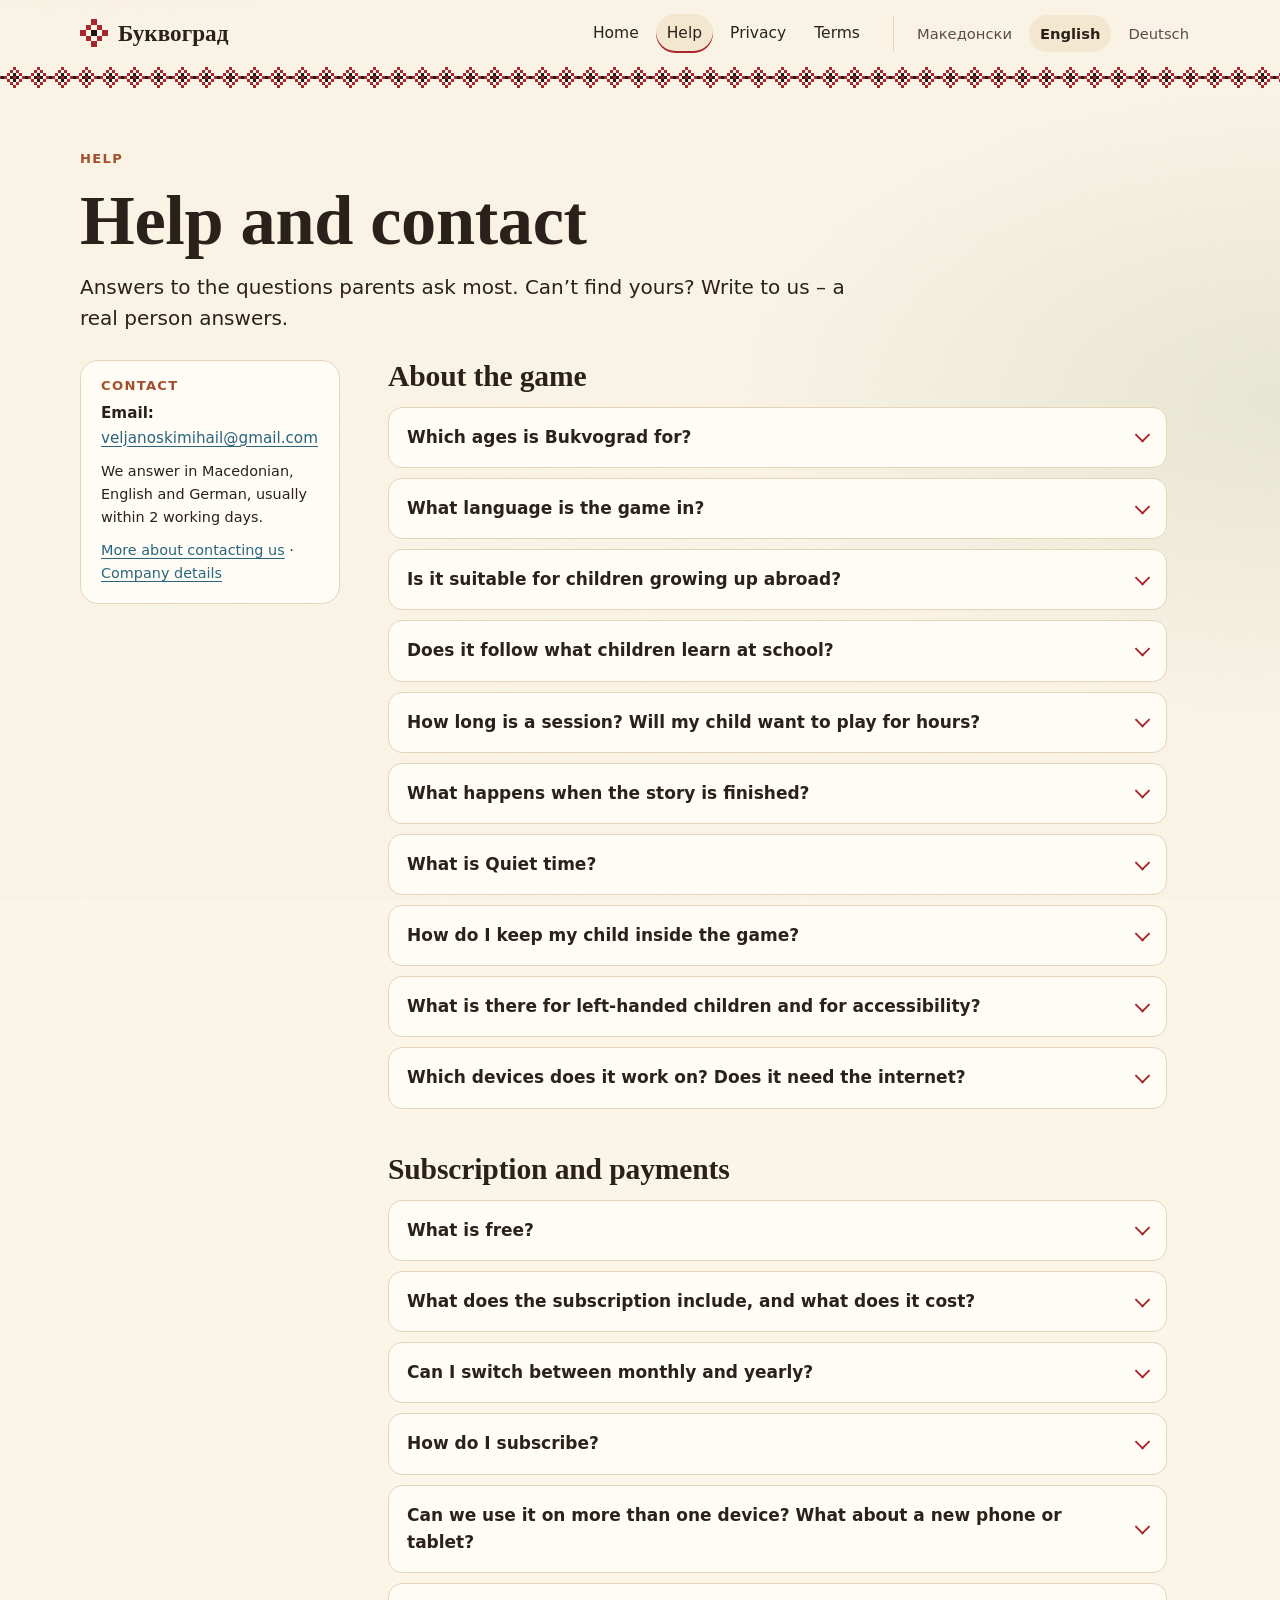
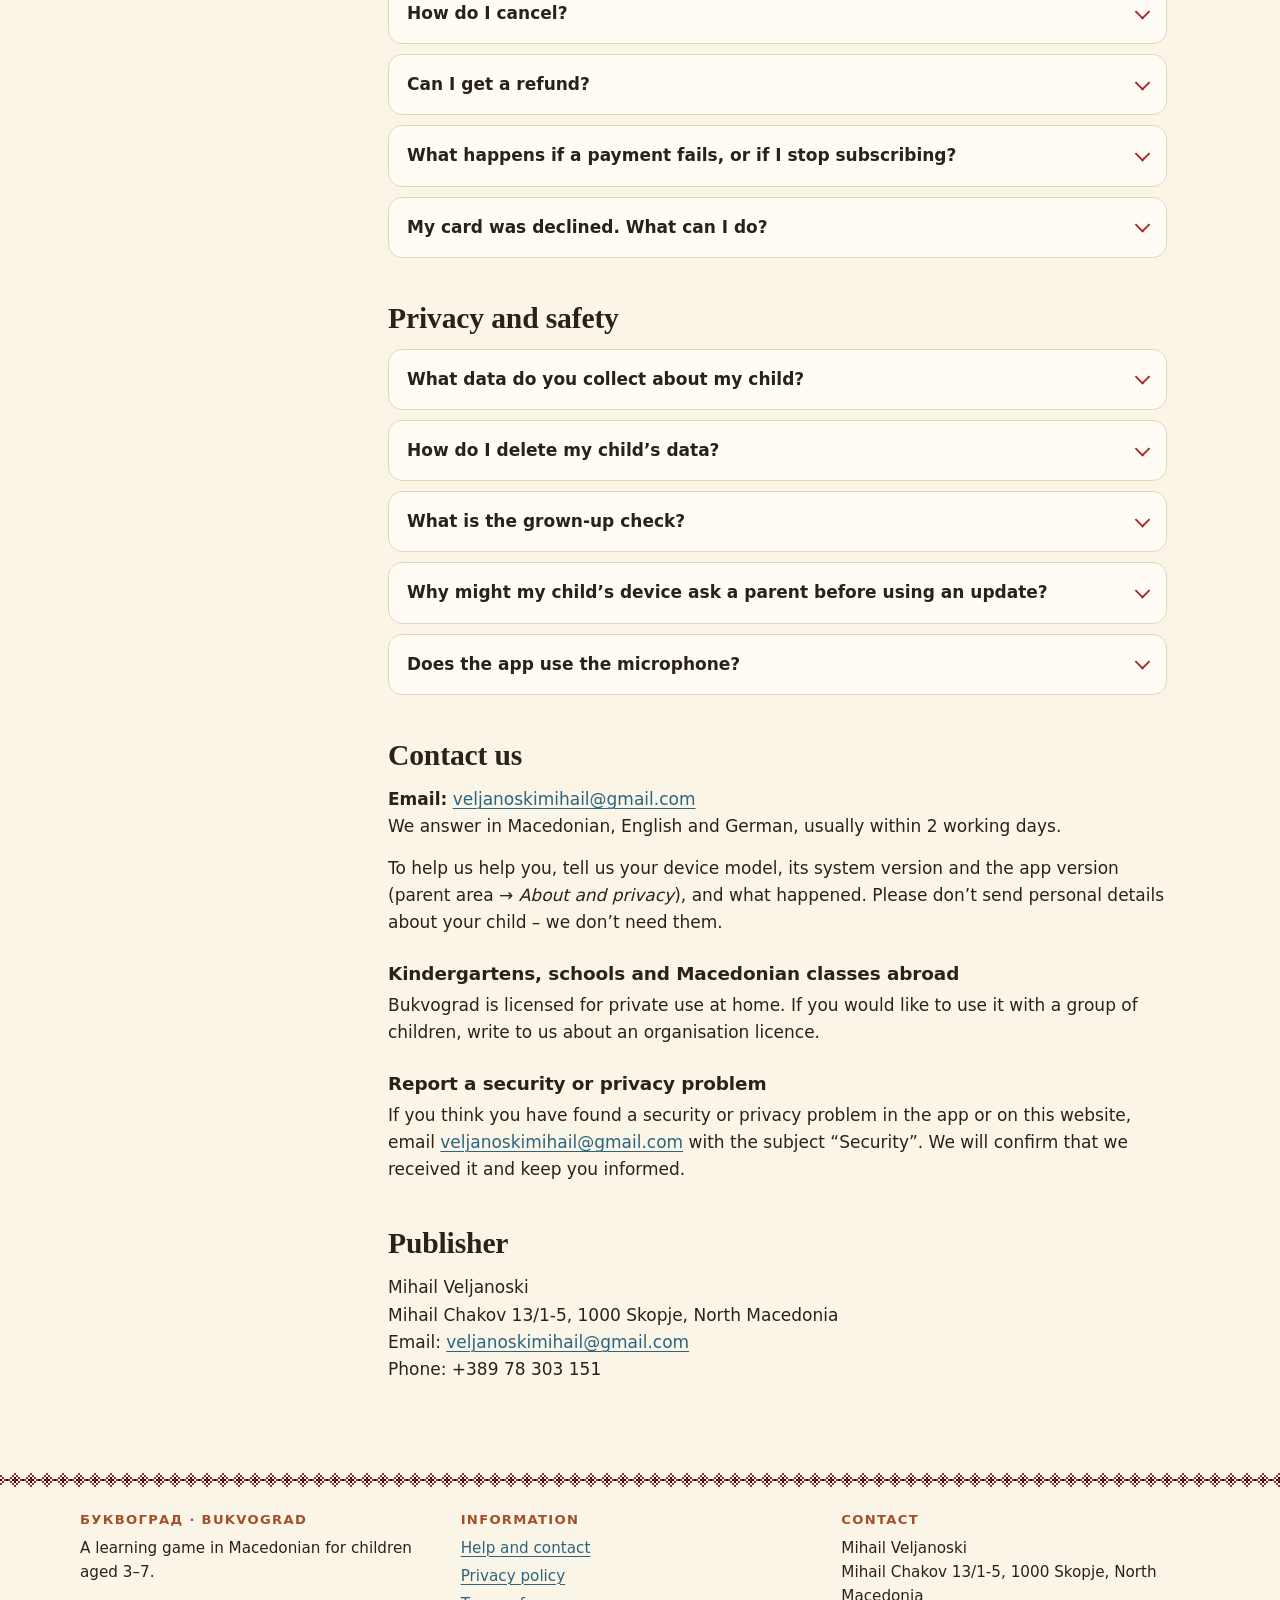
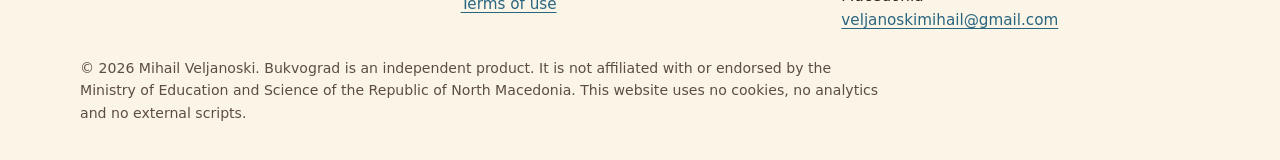
<file: en/support.html>
<!doctype html>
<html lang="en-GB">
<head>
<meta charset="utf-8">
<meta name="viewport" content="width=device-width, initial-scale=1">
<title>Help and contact – Bukvograd (Буквоград)</title>
<meta name="description" content="Answers for parents: what is free, how the subscription works, how to cancel or get a refund, offline use, privacy and deleting data. Contact the Bukvograd team.">
<meta name="color-scheme" content="light dark">
<link rel="icon" href="../assets/favicon.svg" type="image/svg+xml">
<link rel="stylesheet" href="../assets/style.css">
</head>
<body>
<a class="skip" href="#main">Skip to content</a>

<header class="site-header">
  <div class="wrap header-inner">
    <a class="brand" href="index.html"><span class="brand-mark" aria-hidden="true"></span><span lang="mk">Буквоград</span></a>
    <div class="nav-row">
      <nav class="site-nav" aria-label="Main">
        <ul>
          <li><a href="index.html">Home</a></li>
          <li><a href="support.html" aria-current="page">Help</a></li>
          <li><a href="privacy.html">Privacy</a></li>
          <li><a href="terms.html">Terms</a></li>
        </ul>
      </nav>
      <nav class="lang" aria-label="Language">
        <ul>
          <li><a href="../mk/support.html" hreflang="mk" lang="mk">Македонски</a></li>
          <li><a href="support.html" hreflang="en" lang="en" aria-current="true">English</a></li>
          <li><a href="../de/support.html" hreflang="de" lang="de">Deutsch</a></li>
        </ul>
      </nav>
    </div>
  </div>
  <div class="vez-band" aria-hidden="true"></div>
</header>

<main id="main" class="doc">
  <div class="wrap">
    <div class="doc-head">
      <p class="eyebrow">Help</p>
      <h1>Help and contact</h1>
      <p class="lede">Answers to the questions parents ask most. Can’t find yours? Write to us – a real person answers.</p>
    </div>

    <div class="doc-grid">
      <aside class="toc" aria-labelledby="contact-short">
        <h2 id="contact-short">Contact</h2>
        <div class="contact-card">
          <p><strong>Email:</strong> <a href="mailto:veljanoskimihail@gmail.com">veljanoskimihail@gmail.com</a></p>
          <p class="small">We answer in Macedonian, English and German, usually within 2 working days.</p>
          <p class="small"><a href="#contact">More about contacting us</a> · <a href="#company">Company details</a></p>
        </div>
      </aside>

      <div class="prose faq">
        <section class="faq-group" aria-labelledby="g-game">
          <h2 id="g-game">About the game</h2>

          <details>
            <summary>Which ages is Bukvograd for?</summary>
            <div class="answer">
              <p>Children aged 3 to 7. Every child travels the same story, but the games, targets and pace adapt: a three-year-old who can’t read yet hears every instruction and answers with pictures, while a six-year-old reads words and sentences and writes letters from memory.</p>
            </div>
          </details>

          <details>
            <summary>What language is the game in?</summary>
            <div class="answer">
              <p>The game itself is in Macedonian: the voices, the letters, the words and the stories. The parent area is in Macedonian, English and German, and every Macedonian word shown to parents has a Latin transliteration, a translation and a listen button.</p>
            </div>
          </details>

          <details>
            <summary>Is it suitable for children growing up abroad?</summary>
            <div class="answer">
              <p>Yes. Besides letters and reading, children practise listening and speaking with everyday phrases, and you can switch on slower speech. In your child’s profile you can note that you live outside North Macedonia. The parent area suggests simple ways to practise at home – even if you don’t read Cyrillic yourself.</p>
            </div>
          </details>

          <details>
            <summary>Does it follow what children learn at school?</summary>
            <div class="answer">
              <p>It follows the Grade 1 textbook used in North Macedonia: children start with the same 15 letters as the textbook, capital and small letters are learned together, and every letter is written with the school’s shapes and stroke order. If your child is already in first grade, you can switch to the textbook’s exact letter order in the parent area.</p>
              <p>Bukvograd is an independent product. It is not affiliated with or endorsed by the Ministry of Education and Science.</p>
            </div>
          </details>

          <details>
            <summary>How long is a session? Will my child want to play for hours?</summary>
            <div class="answer">
              <p>Sessions are short – about 5 to 15 minutes, depending on age – and every session ends with a calm “time to rest” scene. In the parent area you can set a daily limit and quiet hours; when time is up, the same calm scene appears and only a grown-up can extend it.</p>
              <p>There are no streaks, countdowns or notifications, and no character ever makes a child feel bad for stopping.</p>
            </div>
          </details>

          <details>
            <summary>What happens when the story is finished?</summary>
            <div class="answer">
              <p>The village stays. Every day Riso plans a short walk – a little review, one new thing, a step towards school – and the toys in the playground and Quick Geography (<span lang="mk">Брза географија</span>) never run out, because each one adapts to your child. The village follows the seasons and the holidays you choose, new mini-stories arrive with updates, and on each birthday the games move up a step. Your child can keep playing from age 3 until school starts, and beyond.</p>
            </div>
          </details>

          <details>
            <summary>What is Quiet time?</summary>
            <div class="answer">
              <p>For the moments when you need a few minutes – cooking, a phone call, a waiting room. In the parent area, choose <em>Quiet time</em>, a length (10 to 30 minutes), with or without sound, and Riso’s walk or the playground. Your child plays learning games only; when the time is up, the game ends calmly and rests until you open it again. Afterwards you see what your child did.</p>
            </div>
          </details>

          <details>
            <summary>How do I keep my child inside the game?</summary>
            <div class="answer">
              <p>On iPhone and iPad, turn on Guided Access (Settings → Accessibility → Guided Access). With the game open, triple-click the side button (or the Home button) and tap Start: your child can’t leave the app until you end it with the same triple-click and your passcode. On Android, use app pinning (Settings → Security → App pinning).</p>
            </div>
          </details>

          <details>
            <summary>What is there for left-handed children and for accessibility?</summary>
            <div class="answer">
              <p>Left-handed mode mirrors the writing models and panels. There are also subtitles (on by default), slower speech, reduced motion, a colour-blind-safe palette in which shapes and patterns never rely on colour alone, and separate volumes for music, voice and sound effects.</p>
              <p>Children only tap, drag and trace – no fast gestures and no typing – and every button is large.</p>
            </div>
          </details>

          <details>
            <summary>Which devices does it work on? Does it need the internet?</summary>
            <div class="answer">
              <p>iPhone and iPad (iOS/iPadOS 16.4 or later) and Android phones and tablets (Android 7.0 or later). The app needs about 200 MB of free space.</p>
              <p>You need the internet to download the app and to subscribe. After that, everything works offline; the app checks the subscription with the store whenever the device happens to be online.</p>
            </div>
          </details>
        </section>

        <section class="faq-group" aria-labelledby="g-sub">
          <h2 id="g-sub">Subscription and payments</h2>

          <details>
            <summary>What is free?</summary>
            <div class="answer">
              <p>Chapter 1 is free forever: the village of Bukvograd and the meadow, with the letters <span lang="mk">А, М, Т, О</span> and <span lang="mk">Е</span>, numbers to 5, the first word (<span lang="mk">мама</span>) and the first sentence, and three toys in the playground – plus the whole parent area. There is no time limit, and it is not a trial.</p>
            </div>
          </details>

          <details>
            <summary>What does the subscription include, and what does it cost?</summary>
            <div class="answer">
              <p>One subscription – monthly or yearly – unlocks the whole journey and the years after it: all eight lands, the finale, Riso’s daily walks, the whole playground, Quick Geography and the new stories and content we add while you are subscribed – for every child on the device (up to six profiles).</p>
              <p>It costs around €2.99 a month or €24.99 a year; the store shows the exact price in your currency before you confirm. There is no trial that turns into a payment: Chapter 1 is free instead, and the subscription simply renews each month or each year. You can cancel at any time.</p>
            </div>
          </details>

          <details>
            <summary>Can I switch between monthly and yearly?</summary>
            <div class="answer">
              <p>Yes. On iPhone and iPad, open <em>Settings → [your name] → Subscriptions</em>, choose <span lang="mk">Буквоград</span> and pick the other plan; the App Store tells you when the change takes effect. On Android, cancel the current plan in Google Play and, when it ends, choose the other one in the parent area.</p>
            </div>
          </details>

          <details>
            <summary>How do I subscribe?</summary>
            <div class="answer">
              <p>Tap the grown-up button in the top-right corner of the game, answer the short question for adults and open <em>Subscription</em>. Your store then asks you to confirm. Children never see prices or purchase buttons.</p>
            </div>
          </details>

          <details>
            <summary>Can we use it on more than one device? What about a new phone or tablet?</summary>
            <div class="answer">
              <ul>
                <li><strong>iPhone and iPad:</strong> the subscription works on every device signed in with the same Apple Account.</li>
                <li><strong>Android:</strong> it works on devices signed in with the Google account that bought it.</li>
                <li>A subscription bought on the App Store doesn’t work on Android, and the other way round.</li>
                <li>Progress is saved on each device separately, because we don’t use accounts or cloud servers. It moves to a new device only through your device’s own backup or transfer.</li>
                <li>After reinstalling, or on a new device, the subscription normally comes back by itself. If it doesn’t, open the parent area → <em>Subscription</em> → <em>Restore purchases</em>.</li>
              </ul>
            </div>
          </details>

          <details>
            <summary>How do I cancel?</summary>
            <div class="answer">
              <ul>
                <li><strong>iPhone or iPad:</strong> open <em>Settings → [your name] → Subscriptions</em>, choose <span lang="mk">Буквоград</span> and tap <em>Cancel Subscription</em> (<a href="https://support.apple.com/118428">Apple’s guide</a>).</li>
                <li><strong>Android:</strong> open Google Play, tap your profile picture, then <em>Payments &amp; subscriptions → Subscriptions</em>, choose <span lang="mk">Буквоград</span> and tap <em>Cancel subscription</em> (<a href="https://support.google.com/googleplay/answer/7018481">Google’s guide</a>).</li>
              </ul>
              <p>You can also get there from the parent area (<em>Subscription → Manage or cancel subscription</em>). Deleting the app does not cancel the subscription. After you cancel, the full game stays open until the end of the period you have paid for.</p>
            </div>
          </details>

          <details>
            <summary>Can I get a refund?</summary>
            <div class="answer">
              <p>Payments go through Apple or Google, so refunds are handled by them – we never see your payment details and cannot refund you ourselves.</p>
              <ul>
                <li><strong>App Store:</strong> request a refund at <a href="https://reportaproblem.apple.com">reportaproblem.apple.com</a>.</li>
                <li><strong>Google Play:</strong> see <a href="https://support.google.com/googleplay/answer/2479637">Google Play’s refund policies</a>, or open your order history in Google Play.</li>
              </ul>
              <p>If you live in the EU or the UK, the store also handles your legal right of withdrawal. If something doesn’t work, please write to us – we’d like to help either way.</p>
            </div>
          </details>

          <details>
            <summary>What happens if a payment fails, or if I stop subscribing?</summary>
            <div class="answer">
              <p>If a renewal payment fails, the store tries again, and during its billing grace period (up to 3 days) the full game stays open. After that, everything except Chapter 1 is locked – nothing is deleted.</p>
              <p>Profiles, progress, letters and stickers all stay, and as soon as the subscription is active again, everything opens where your child left off. Your child sees a friendly scene in which Riso asks a grown-up for help – never a price.</p>
            </div>
          </details>

          <details>
            <summary>My card was declined. What can I do?</summary>
            <div class="answer">
              <p>Check that your card is enabled for online payments, or add another payment method to your store account. In North Macedonia, both stores accept payment cards and charge in US dollars; ask your bank to allow online and international payments for your card. On iPhone you can also use Apple Pay if your bank supports it. Google Play doesn’t accept virtual cards.</p>
            </div>
          </details>
        </section>

        <section class="faq-group" aria-labelledby="g-privacy">
          <h2 id="g-privacy">Privacy and safety</h2>

          <details>
            <summary>What data do you collect about my child?</summary>
            <div class="answer">
              <p>None. Profiles, progress and settings are stored only on your device and are never sent to us or to anyone else. There are no ads, no analytics, no tracking, no accounts and no chat. The details are in our <a href="privacy.html">privacy policy</a>.</p>
            </div>
          </details>

          <details>
            <summary>How do I delete my child’s data?</summary>
            <div class="answer">
              <p>In the parent area, open <em>Children</em>, choose the child and tap <em>Delete this profile</em> – this removes the profile and all of its progress from the device. Uninstalling the app deletes everything the app saved on that device. If your device makes backups (for example iCloud or Google backup), you manage those copies in your device settings.</p>
            </div>
          </details>

          <details>
            <summary>What is the grown-up check?</summary>
            <div class="answer">
              <p>A short question for adults, written out in words – for example a multiplication – that you answer on a number pad. A new question appears every time, and the voice never helps. It protects the subscription, the settings, deleting profiles and every link out of the app, and the parent area locks again when you leave it.</p>
              <p>It keeps small children from buying things or leaving the app by accident. It does not collect anything.</p>
            </div>
          </details>

          <details>
            <summary>Why might my child’s device ask a parent before using an update?</summary>
            <div class="answer">
              <p>In some places, such as the US states of Texas, Louisiana and Utah, the law asks apps to confirm a user’s age category through the App Store and to get a parent’s approval before a child uses an update that changes the app significantly. If that ever applies to an update of Bukvograd, Riso asks your child to fetch a grown-up, and Apple sends you a request to approve. Everyday updates – new chapters, games or fixes – never ask. The age information stays on the device and never reaches us.</p>
            </div>
          </details>

          <details>
            <summary>Does the app use the microphone?</summary>
            <div class="answer">
              <p>Only if you switch on the optional speaking game in the parent area – it is off by default. Your child’s voice is then held in memory for a few seconds so they can hear themselves, and then discarded. Nothing is recorded permanently, saved or sent. Everything else works without the microphone.</p>
            </div>
          </details>
        </section>

        <section class="faq-group" id="contact" aria-labelledby="g-contact">
          <h2 id="g-contact">Contact us</h2>
          <p><strong>Email:</strong> <a href="mailto:veljanoskimihail@gmail.com">veljanoskimihail@gmail.com</a><br>We answer in Macedonian, English and German, usually within 2 working days.</p>
          <p>To help us help you, tell us your device model, its system version and the app version (parent area → <em>About and privacy</em>), and what happened. Please don’t send personal details about your child – we don’t need them.</p>
          <h3>Kindergartens, schools and Macedonian classes abroad</h3>
          <p>Bukvograd is licensed for private use at home. If you would like to use it with a group of children, write to us about an organisation licence.</p>
          <h3>Report a security or privacy problem</h3>
          <p>If you think you have found a security or privacy problem in the app or on this website, email <a href="mailto:veljanoskimihail@gmail.com">veljanoskimihail@gmail.com</a> with the subject “Security”. We will confirm that we received it and keep you informed.</p>
        </section>

        <section class="faq-group" id="company" aria-labelledby="g-company">
          <h2 id="g-company">Publisher</h2>
          <address>
            Mihail Veljanoski<br>
            Mihail Chakov 13/1-5, 1000 Skopje, North Macedonia<br>
            Email: <a href="mailto:veljanoskimihail@gmail.com">veljanoskimihail@gmail.com</a><br>
            Phone: +389 78 303 151
          </address>
        </section>
      </div>
    </div>
  </div>
</main>

<footer class="site-footer">
  <div class="vez-band thin" aria-hidden="true"></div>
  <div class="wrap">
    <div class="footer-grid">
      <div>
        <h2><span lang="mk">Буквоград</span> · Bukvograd</h2>
        <p>A learning game in Macedonian for children aged 3–7.</p>
      </div>
      <nav aria-label="Information">
        <h2>Information</h2>
        <ul>
          <li><a href="support.html" aria-current="page">Help and contact</a></li>
          <li><a href="privacy.html">Privacy policy</a></li>
          <li><a href="terms.html">Terms of use</a></li>
        </ul>
      </nav>
      <div>
        <h2>Contact</h2>
        <address>Mihail Veljanoski<br>Mihail Chakov 13/1-5, 1000 Skopje, North Macedonia<br><a href="mailto:veljanoskimihail@gmail.com">veljanoskimihail@gmail.com</a></address>
      </div>
    </div>
    <p class="fine">© 2026 Mihail Veljanoski. Bukvograd is an independent product. It is not affiliated with or endorsed by the Ministry of Education and Science of the Republic of North Macedonia. This website uses no cookies, no analytics and no external scripts.</p>
  </div>
</footer>
</body>
</html>
</file>
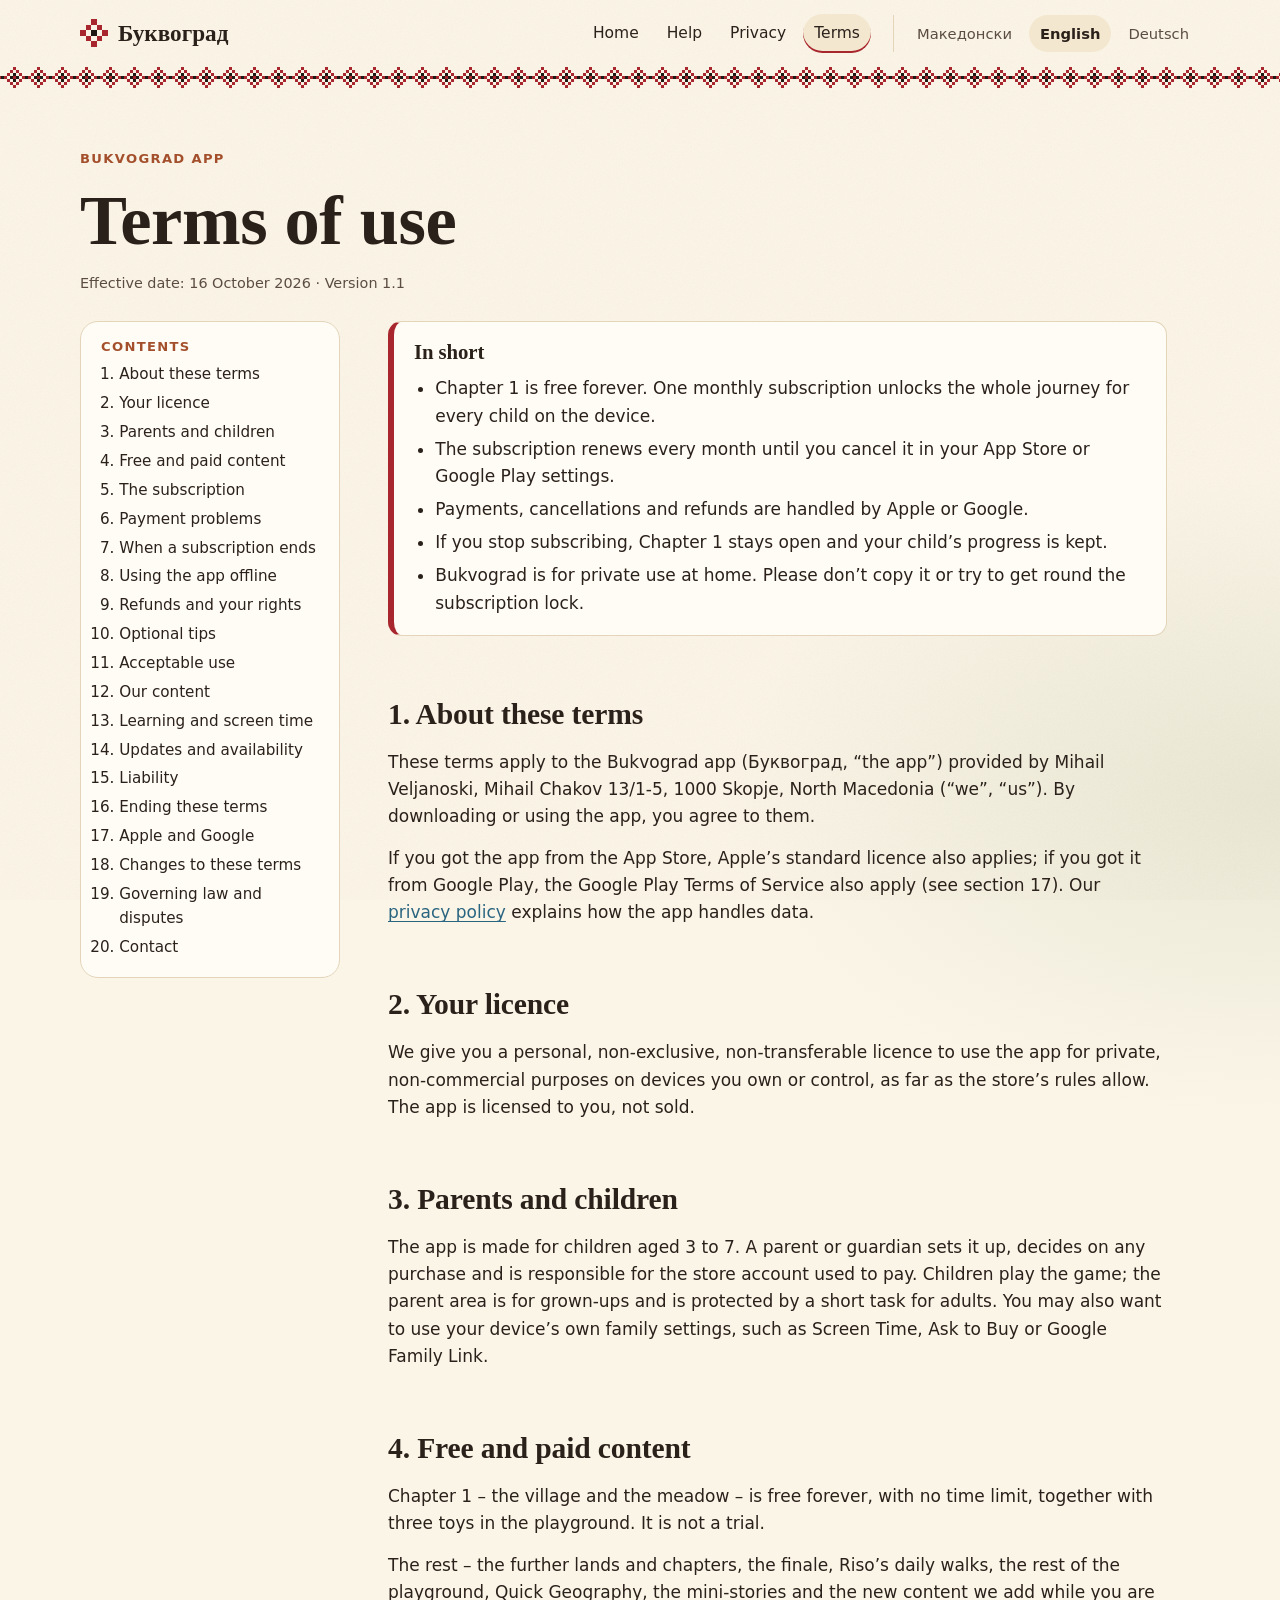
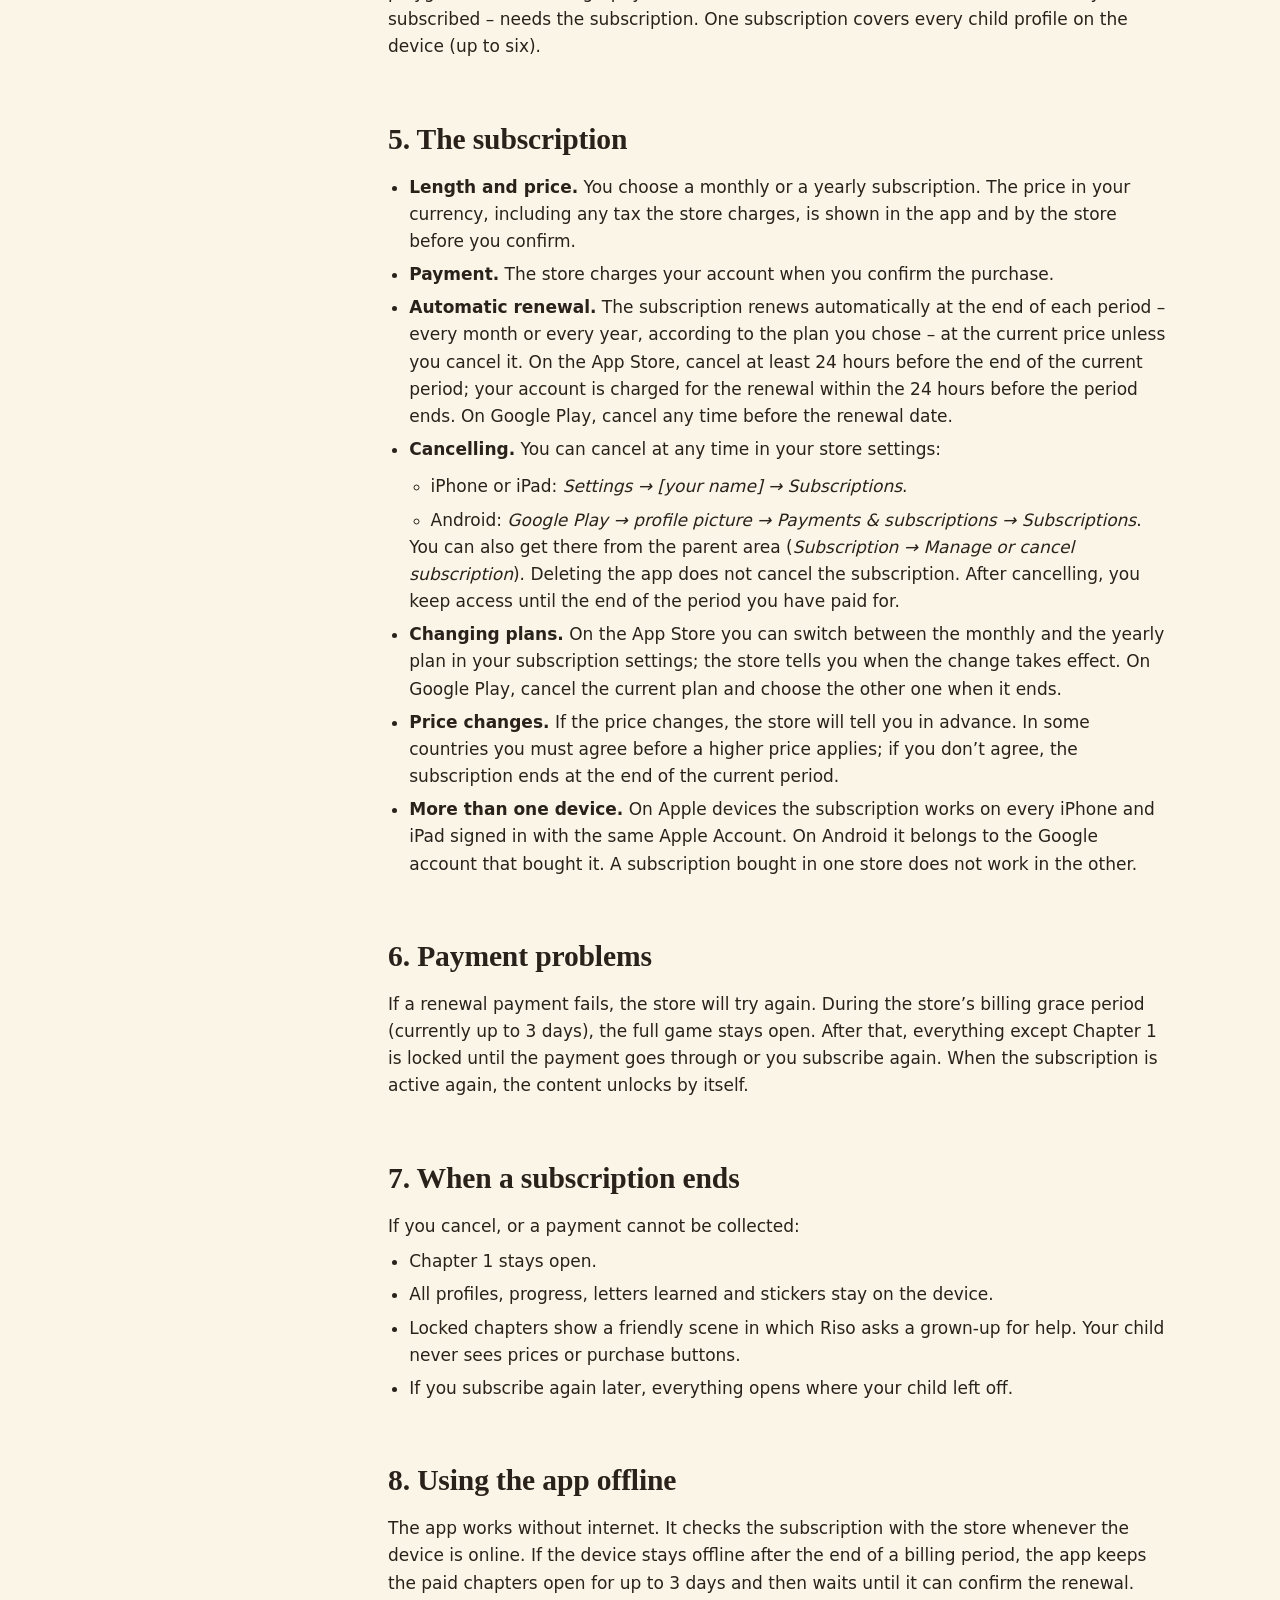
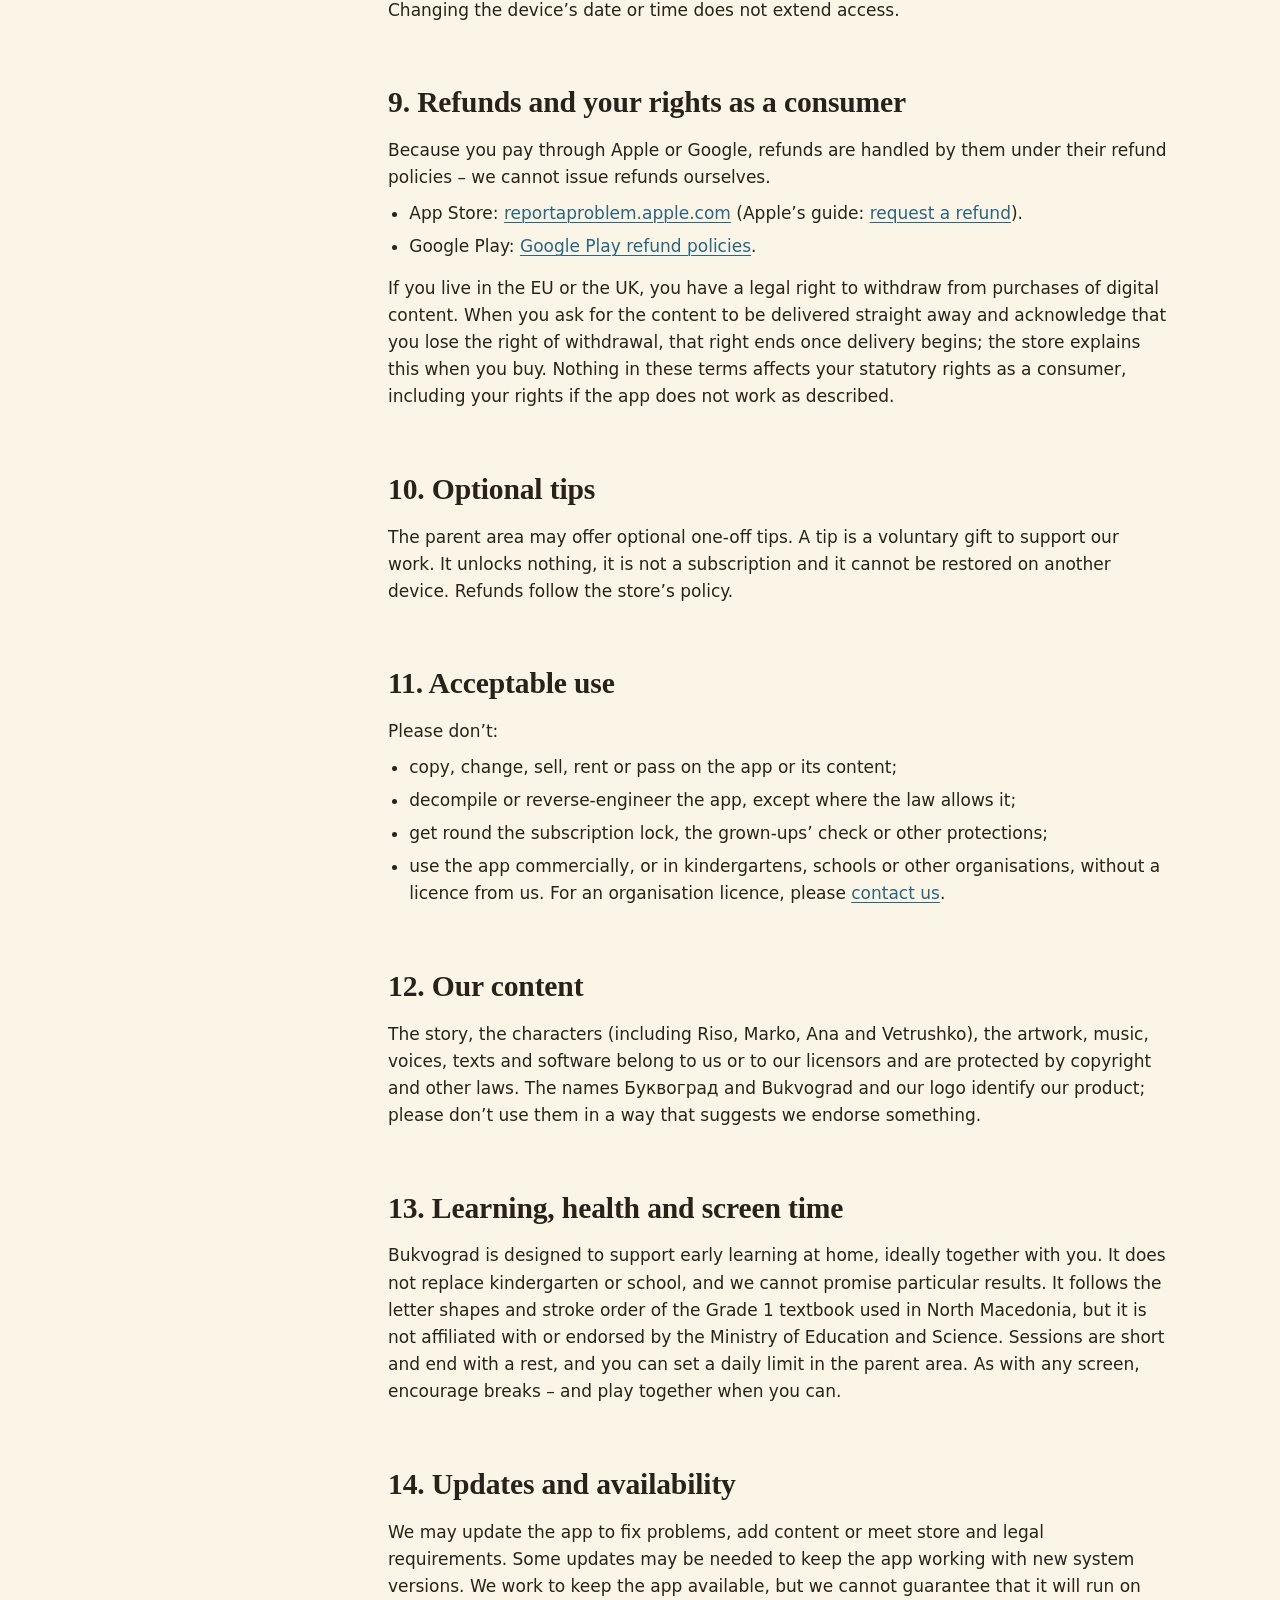
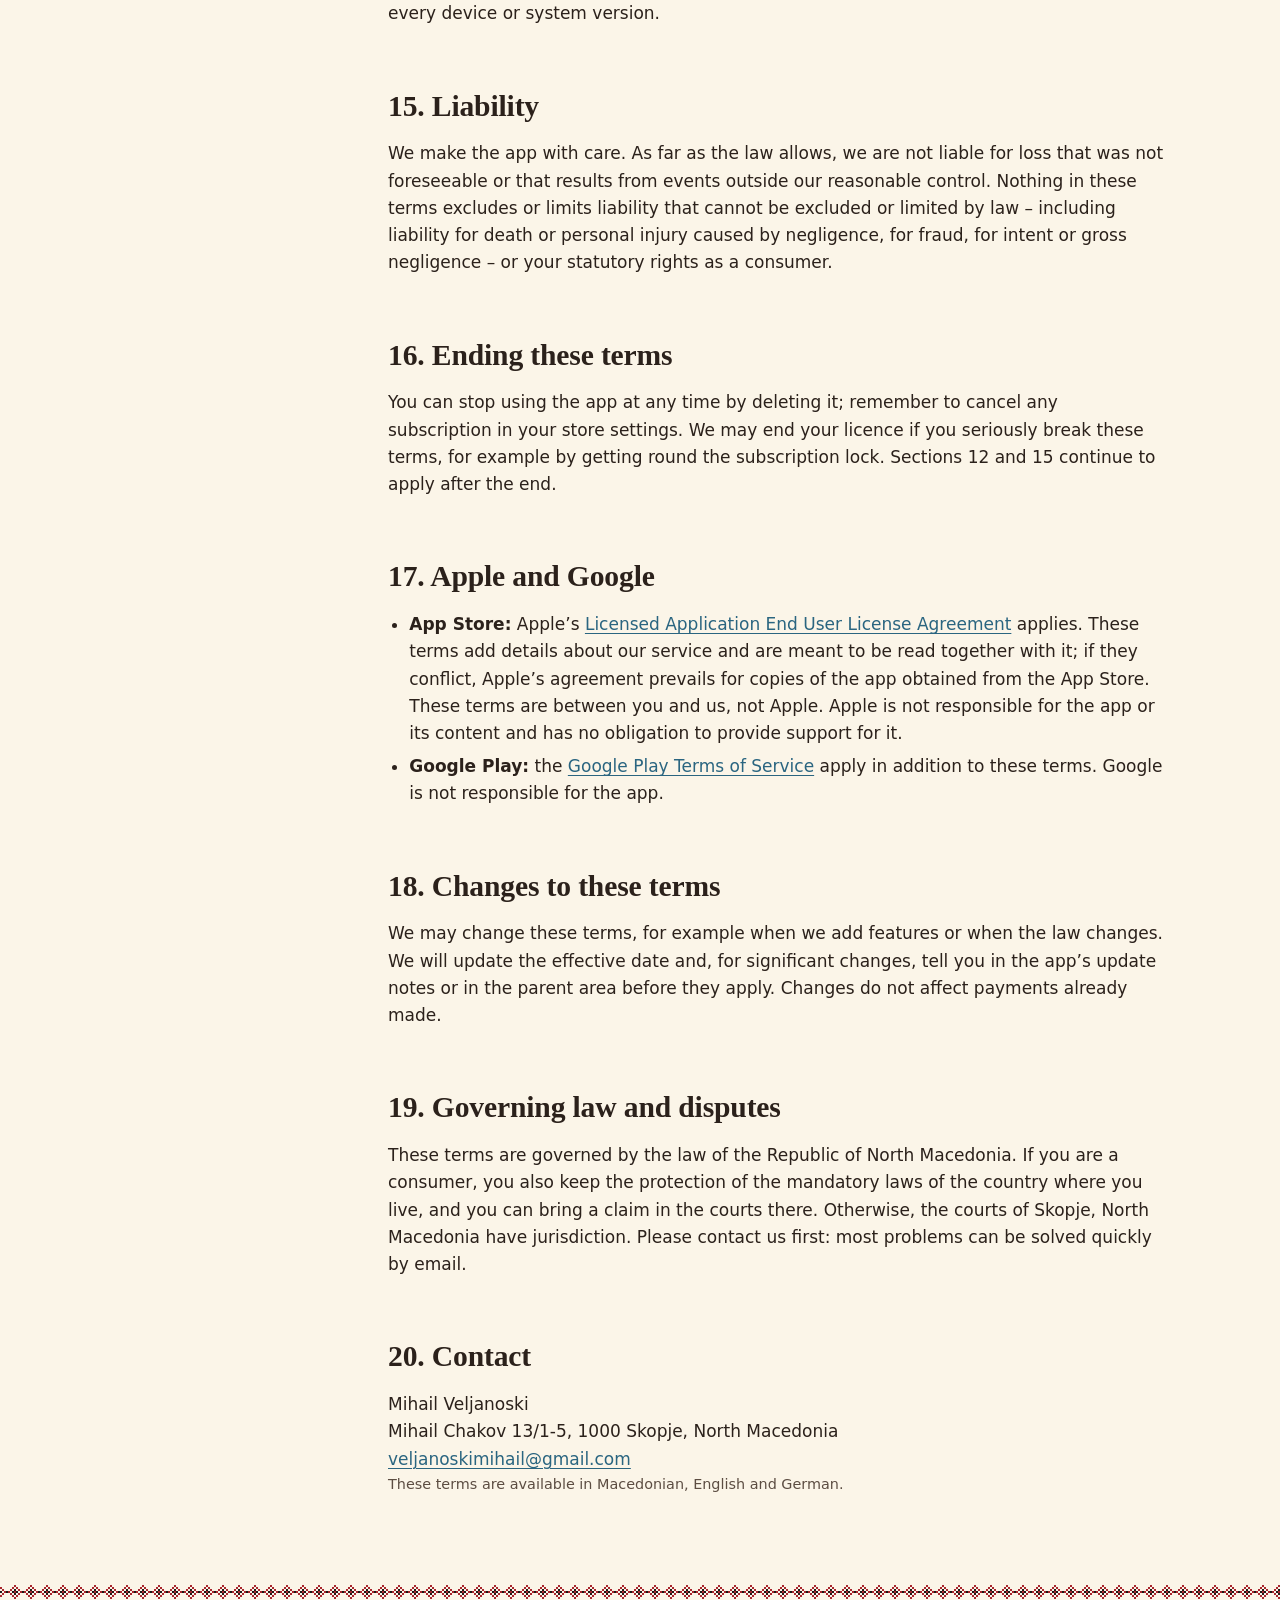
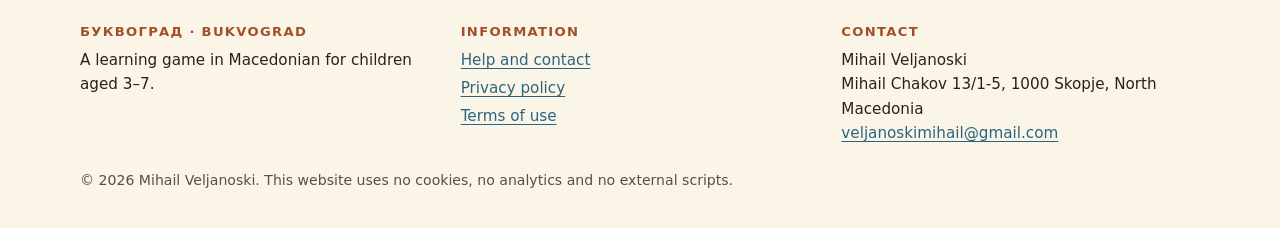
<file: en/terms.html>
<!doctype html>
<html lang="en-GB">
<head>
<meta charset="utf-8">
<meta name="viewport" content="width=device-width, initial-scale=1">
<title>Terms of use – Bukvograd (Буквоград)</title>
<meta name="description" content="Terms of use for the Bukvograd app: Chapter 1 free forever, one monthly subscription for every child on the device, renewal, cancellation and refunds through the App Store or Google Play.">
<meta name="color-scheme" content="light dark">
<link rel="icon" href="../assets/favicon.svg" type="image/svg+xml">
<link rel="stylesheet" href="../assets/style.css">
</head>
<body>
<a class="skip" href="#main">Skip to content</a>

<header class="site-header">
  <div class="wrap header-inner">
    <a class="brand" href="index.html"><span class="brand-mark" aria-hidden="true"></span><span lang="mk">Буквоград</span></a>
    <div class="nav-row">
      <nav class="site-nav" aria-label="Main">
        <ul>
          <li><a href="index.html">Home</a></li>
          <li><a href="support.html">Help</a></li>
          <li><a href="privacy.html">Privacy</a></li>
          <li><a href="terms.html" aria-current="page">Terms</a></li>
        </ul>
      </nav>
      <nav class="lang" aria-label="Language">
        <ul>
          <li><a href="../mk/terms.html" hreflang="mk" lang="mk">Македонски</a></li>
          <li><a href="terms.html" hreflang="en" lang="en" aria-current="true">English</a></li>
          <li><a href="../de/terms.html" hreflang="de" lang="de">Deutsch</a></li>
        </ul>
      </nav>
    </div>
  </div>
  <div class="vez-band" aria-hidden="true"></div>
</header>

<main id="main" class="doc">
  <div class="wrap">
    <div class="doc-head">
      <p class="eyebrow">Bukvograd app</p>
      <h1>Terms of use</h1>
      <p class="doc-meta">Effective date: 16 October 2026 · Version 1.1</p>
    </div>

    <div class="doc-grid">
      <nav class="toc" aria-label="Contents">
        <h2>Contents</h2>
        <ol>
          <li><a href="#about">About these terms</a></li>
          <li><a href="#licence">Your licence</a></li>
          <li><a href="#parents">Parents and children</a></li>
          <li><a href="#free-paid">Free and paid content</a></li>
          <li><a href="#subscription">The subscription</a></li>
          <li><a href="#billing">Payment problems</a></li>
          <li><a href="#lapse">When a subscription ends</a></li>
          <li><a href="#offline">Using the app offline</a></li>
          <li><a href="#refunds">Refunds and your rights</a></li>
          <li><a href="#tips">Optional tips</a></li>
          <li><a href="#use">Acceptable use</a></li>
          <li><a href="#content">Our content</a></li>
          <li><a href="#learning">Learning and screen time</a></li>
          <li><a href="#updates">Updates and availability</a></li>
          <li><a href="#liability">Liability</a></li>
          <li><a href="#ending">Ending these terms</a></li>
          <li><a href="#stores">Apple and Google</a></li>
          <li><a href="#changes">Changes to these terms</a></li>
          <li><a href="#law">Governing law and disputes</a></li>
          <li><a href="#contact">Contact</a></li>
        </ol>
      </nav>

      <article class="prose">
        <section class="summary" aria-labelledby="short">
          <h2 id="short">In short</h2>
          <ul>
            <li>Chapter 1 is free forever. One monthly subscription unlocks the whole journey for every child on the device.</li>
            <li>The subscription renews every month until you cancel it in your App Store or Google Play settings.</li>
            <li>Payments, cancellations and refunds are handled by Apple or Google.</li>
            <li>If you stop subscribing, Chapter 1 stays open and your child’s progress is kept.</li>
            <li>Bukvograd is for private use at home. Please don’t copy it or try to get round the subscription lock.</li>
          </ul>
        </section>

        <h2 id="about">1. About these terms</h2>
        <p>These terms apply to the Bukvograd app (<span lang="mk">Буквоград</span>, “the app”) provided by Mihail Veljanoski, Mihail Chakov 13/1-5, 1000 Skopje, North Macedonia (“we”, “us”). By downloading or using the app, you agree to them.</p>
        <p>If you got the app from the App Store, Apple’s standard licence also applies; if you got it from Google Play, the Google Play Terms of Service also apply (see section 17). Our <a href="privacy.html">privacy policy</a> explains how the app handles data.</p>

        <h2 id="licence">2. Your licence</h2>
        <p>We give you a personal, non-exclusive, non-transferable licence to use the app for private, non-commercial purposes on devices you own or control, as far as the store’s rules allow. The app is licensed to you, not sold.</p>

        <h2 id="parents">3. Parents and children</h2>
        <p>The app is made for children aged 3 to 7. A parent or guardian sets it up, decides on any purchase and is responsible for the store account used to pay. Children play the game; the parent area is for grown-ups and is protected by a short task for adults. You may also want to use your device’s own family settings, such as Screen Time, Ask to Buy or Google Family Link.</p>

        <h2 id="free-paid">4. Free and paid content</h2>
        <p>Chapter 1 – the village and the meadow – is free forever, with no time limit, together with three toys in the playground. It is not a trial.</p>
        <p>The rest – the further lands and chapters, the finale, Riso’s daily walks, the rest of the playground, Quick Geography, the mini-stories and the new content we add while you are subscribed – needs the subscription. One subscription covers every child profile on the device (up to six).</p>

        <h2 id="subscription">5. The subscription</h2>
        <ul>
          <li><strong>Length and price.</strong> You choose a monthly or a yearly subscription. The price in your currency, including any tax the store charges, is shown in the app and by the store before you confirm.</li>
          <li><strong>Payment.</strong> The store charges your account when you confirm the purchase.</li>
          <li><strong>Automatic renewal.</strong> The subscription renews automatically at the end of each period – every month or every year, according to the plan you chose – at the current price unless you cancel it. On the App Store, cancel at least 24 hours before the end of the current period; your account is charged for the renewal within the 24 hours before the period ends. On Google Play, cancel any time before the renewal date.</li>
          <li><strong>Cancelling.</strong> You can cancel at any time in your store settings:
            <ul>
              <li>iPhone or iPad: <em>Settings → [your name] → Subscriptions</em>.</li>
              <li>Android: <em>Google Play → profile picture → Payments &amp; subscriptions → Subscriptions</em>.</li>
            </ul>
            You can also get there from the parent area (<em>Subscription → Manage or cancel subscription</em>). Deleting the app does not cancel the subscription. After cancelling, you keep access until the end of the period you have paid for.</li>
          <li><strong>Changing plans.</strong> On the App Store you can switch between the monthly and the yearly plan in your subscription settings; the store tells you when the change takes effect. On Google Play, cancel the current plan and choose the other one when it ends.</li>
          <li><strong>Price changes.</strong> If the price changes, the store will tell you in advance. In some countries you must agree before a higher price applies; if you don’t agree, the subscription ends at the end of the current period.</li>
          <li><strong>More than one device.</strong> On Apple devices the subscription works on every iPhone and iPad signed in with the same Apple Account. On Android it belongs to the Google account that bought it. A subscription bought in one store does not work in the other.</li>
        </ul>

        <h2 id="billing">6. Payment problems</h2>
        <p>If a renewal payment fails, the store will try again. During the store’s billing grace period (currently up to 3 days), the full game stays open. After that, everything except Chapter 1 is locked until the payment goes through or you subscribe again. When the subscription is active again, the content unlocks by itself.</p>

        <h2 id="lapse">7. When a subscription ends</h2>
        <p>If you cancel, or a payment cannot be collected:</p>
        <ul>
          <li>Chapter 1 stays open.</li>
          <li>All profiles, progress, letters learned and stickers stay on the device.</li>
          <li>Locked chapters show a friendly scene in which Riso asks a grown-up for help. Your child never sees prices or purchase buttons.</li>
          <li>If you subscribe again later, everything opens where your child left off.</li>
        </ul>

        <h2 id="offline">8. Using the app offline</h2>
        <p>The app works without internet. It checks the subscription with the store whenever the device is online. If the device stays offline after the end of a billing period, the app keeps the paid chapters open for up to 3 days and then waits until it can confirm the renewal. Changing the device’s date or time does not extend access.</p>

        <h2 id="refunds">9. Refunds and your rights as a consumer</h2>
        <p>Because you pay through Apple or Google, refunds are handled by them under their refund policies – we cannot issue refunds ourselves.</p>
        <ul>
          <li>App Store: <a href="https://reportaproblem.apple.com">reportaproblem.apple.com</a> (Apple’s guide: <a href="https://support.apple.com/118223">request a refund</a>).</li>
          <li>Google Play: <a href="https://support.google.com/googleplay/answer/2479637">Google Play refund policies</a>.</li>
        </ul>
        <p>If you live in the EU or the UK, you have a legal right to withdraw from purchases of digital content. When you ask for the content to be delivered straight away and acknowledge that you lose the right of withdrawal, that right ends once delivery begins; the store explains this when you buy. Nothing in these terms affects your statutory rights as a consumer, including your rights if the app does not work as described.</p>

        <h2 id="tips">10. Optional tips</h2>
        <p>The parent area may offer optional one-off tips. A tip is a voluntary gift to support our work. It unlocks nothing, it is not a subscription and it cannot be restored on another device. Refunds follow the store’s policy.</p>

        <h2 id="use">11. Acceptable use</h2>
        <p>Please don’t:</p>
        <ul>
          <li>copy, change, sell, rent or pass on the app or its content;</li>
          <li>decompile or reverse-engineer the app, except where the law allows it;</li>
          <li>get round the subscription lock, the grown-ups’ check or other protections;</li>
          <li>use the app commercially, or in kindergartens, schools or other organisations, without a licence from us. For an organisation licence, please <a href="support.html#contact">contact us</a>.</li>
        </ul>

        <h2 id="content">12. Our content</h2>
        <p>The story, the characters (including Riso, Marko, Ana and Vetrushko), the artwork, music, voices, texts and software belong to us or to our licensors and are protected by copyright and other laws. The names <span lang="mk">Буквоград</span> and Bukvograd and our logo identify our product; please don’t use them in a way that suggests we endorse something.</p>

        <h2 id="learning">13. Learning, health and screen time</h2>
        <p>Bukvograd is designed to support early learning at home, ideally together with you. It does not replace kindergarten or school, and we cannot promise particular results. It follows the letter shapes and stroke order of the Grade 1 textbook used in North Macedonia, but it is not affiliated with or endorsed by the Ministry of Education and Science. Sessions are short and end with a rest, and you can set a daily limit in the parent area. As with any screen, encourage breaks – and play together when you can.</p>

        <h2 id="updates">14. Updates and availability</h2>
        <p>We may update the app to fix problems, add content or meet store and legal requirements. Some updates may be needed to keep the app working with new system versions. We work to keep the app available, but we cannot guarantee that it will run on every device or system version.</p>

        <h2 id="liability">15. Liability</h2>
        <p>We make the app with care. As far as the law allows, we are not liable for loss that was not foreseeable or that results from events outside our reasonable control. Nothing in these terms excludes or limits liability that cannot be excluded or limited by law – including liability for death or personal injury caused by negligence, for fraud, for intent or gross negligence – or your statutory rights as a consumer.</p>

        <h2 id="ending">16. Ending these terms</h2>
        <p>You can stop using the app at any time by deleting it; remember to cancel any subscription in your store settings. We may end your licence if you seriously break these terms, for example by getting round the subscription lock. Sections 12 and 15 continue to apply after the end.</p>

        <h2 id="stores">17. Apple and Google</h2>
        <ul>
          <li><strong>App Store:</strong> Apple’s <a href="https://www.apple.com/legal/internet-services/itunes/dev/stdeula/">Licensed Application End User License Agreement</a> applies. These terms add details about our service and are meant to be read together with it; if they conflict, Apple’s agreement prevails for copies of the app obtained from the App Store. These terms are between you and us, not Apple. Apple is not responsible for the app or its content and has no obligation to provide support for it.</li>
          <li><strong>Google Play:</strong> the <a href="https://play.google.com/about/play-terms/">Google Play Terms of Service</a> apply in addition to these terms. Google is not responsible for the app.</li>
        </ul>

        <h2 id="changes">18. Changes to these terms</h2>
        <p>We may change these terms, for example when we add features or when the law changes. We will update the effective date and, for significant changes, tell you in the app’s update notes or in the parent area before they apply. Changes do not affect payments already made.</p>

        <h2 id="law">19. Governing law and disputes</h2>
        <p>These terms are governed by the law of the Republic of North Macedonia. If you are a consumer, you also keep the protection of the mandatory laws of the country where you live, and you can bring a claim in the courts there. Otherwise, the courts of Skopje, North Macedonia have jurisdiction. Please contact us first: most problems can be solved quickly by email.</p>

        <h2 id="contact">20. Contact</h2>
        <address>Mihail Veljanoski<br>Mihail Chakov 13/1-5, 1000 Skopje, North Macedonia<br><a href="mailto:veljanoskimihail@gmail.com">veljanoskimihail@gmail.com</a></address>
        <p class="muted small">These terms are available in Macedonian, English and German.</p>
      </article>
    </div>
  </div>
</main>

<footer class="site-footer">
  <div class="vez-band thin" aria-hidden="true"></div>
  <div class="wrap">
    <div class="footer-grid">
      <div>
        <h2><span lang="mk">Буквоград</span> · Bukvograd</h2>
        <p>A learning game in Macedonian for children aged 3–7.</p>
      </div>
      <nav aria-label="Information">
        <h2>Information</h2>
        <ul>
          <li><a href="support.html">Help and contact</a></li>
          <li><a href="privacy.html">Privacy policy</a></li>
          <li><a href="terms.html" aria-current="page">Terms of use</a></li>
        </ul>
      </nav>
      <div>
        <h2>Contact</h2>
        <address>Mihail Veljanoski<br>Mihail Chakov 13/1-5, 1000 Skopje, North Macedonia<br><a href="mailto:veljanoskimihail@gmail.com">veljanoskimihail@gmail.com</a></address>
      </div>
    </div>
    <p class="fine">© 2026 Mihail Veljanoski. This website uses no cookies, no analytics and no external scripts.</p>
  </div>
</footer>
</body>
</html>
</file>
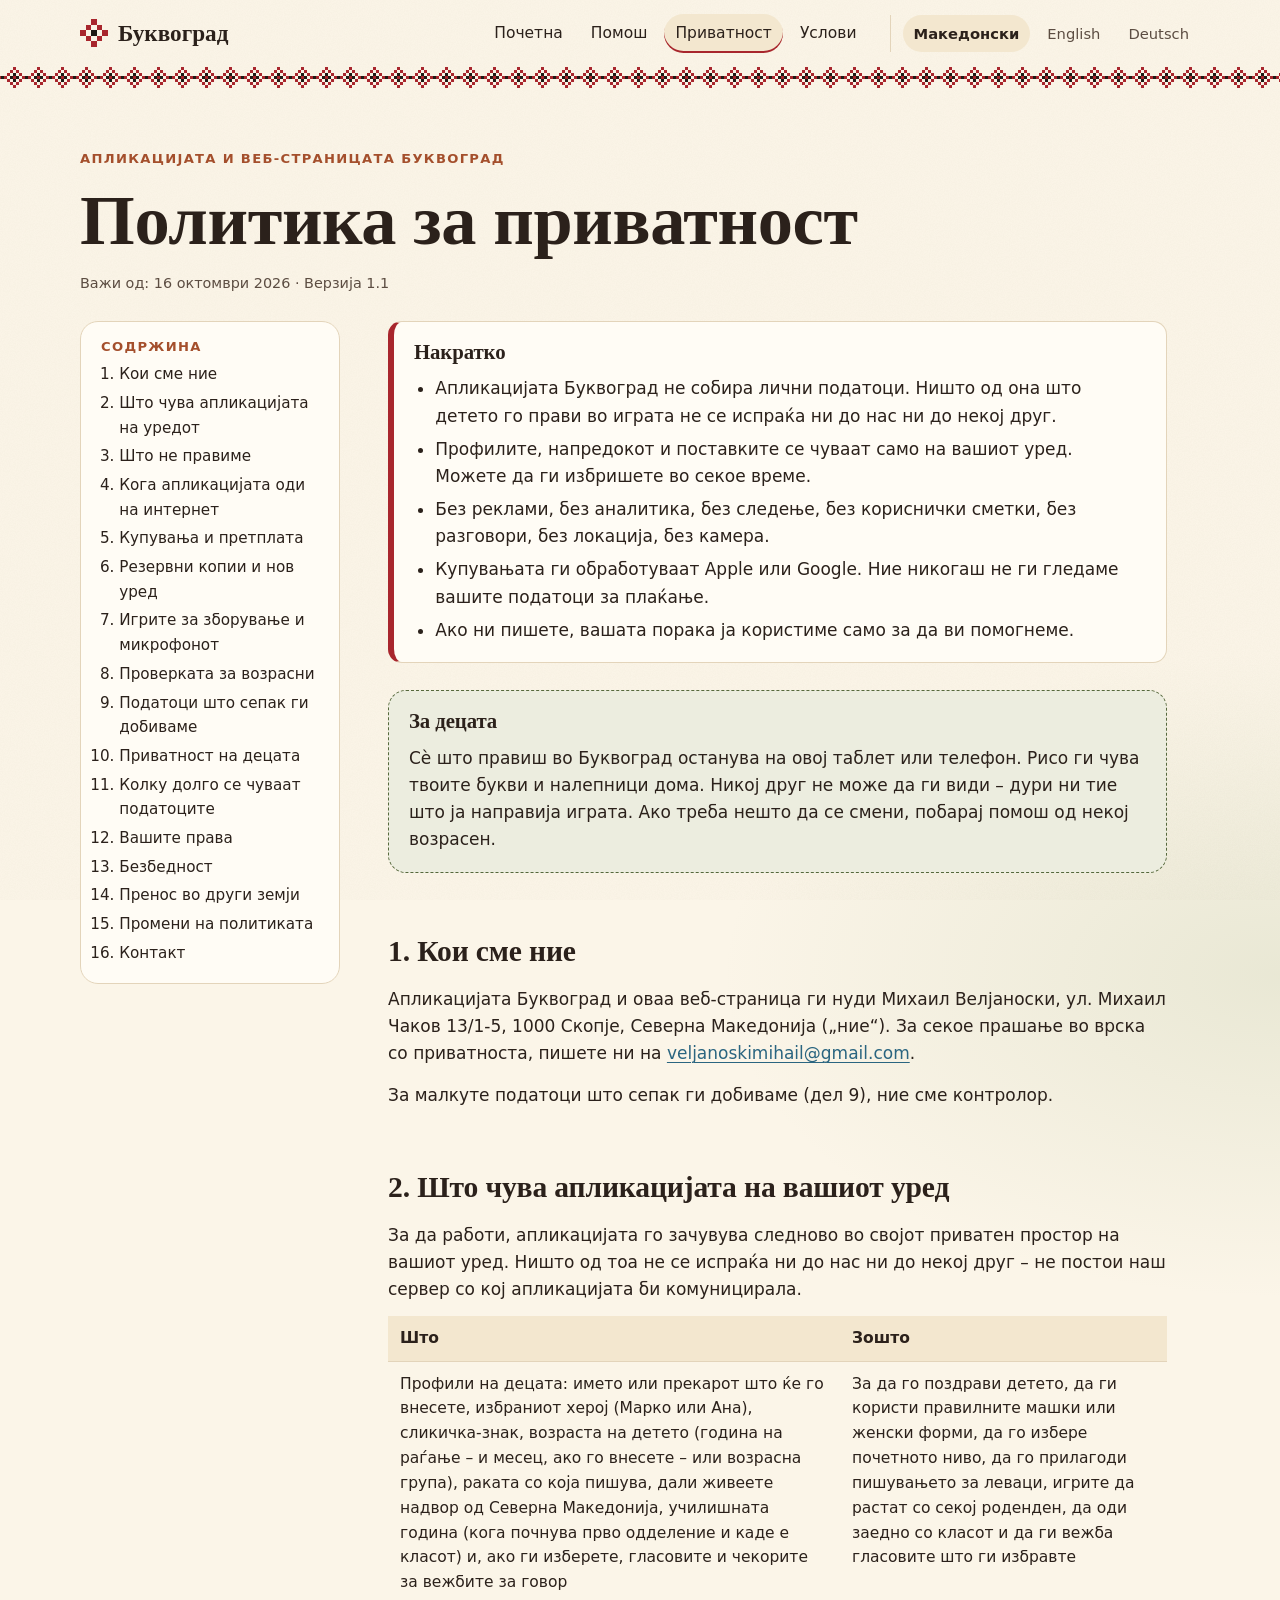
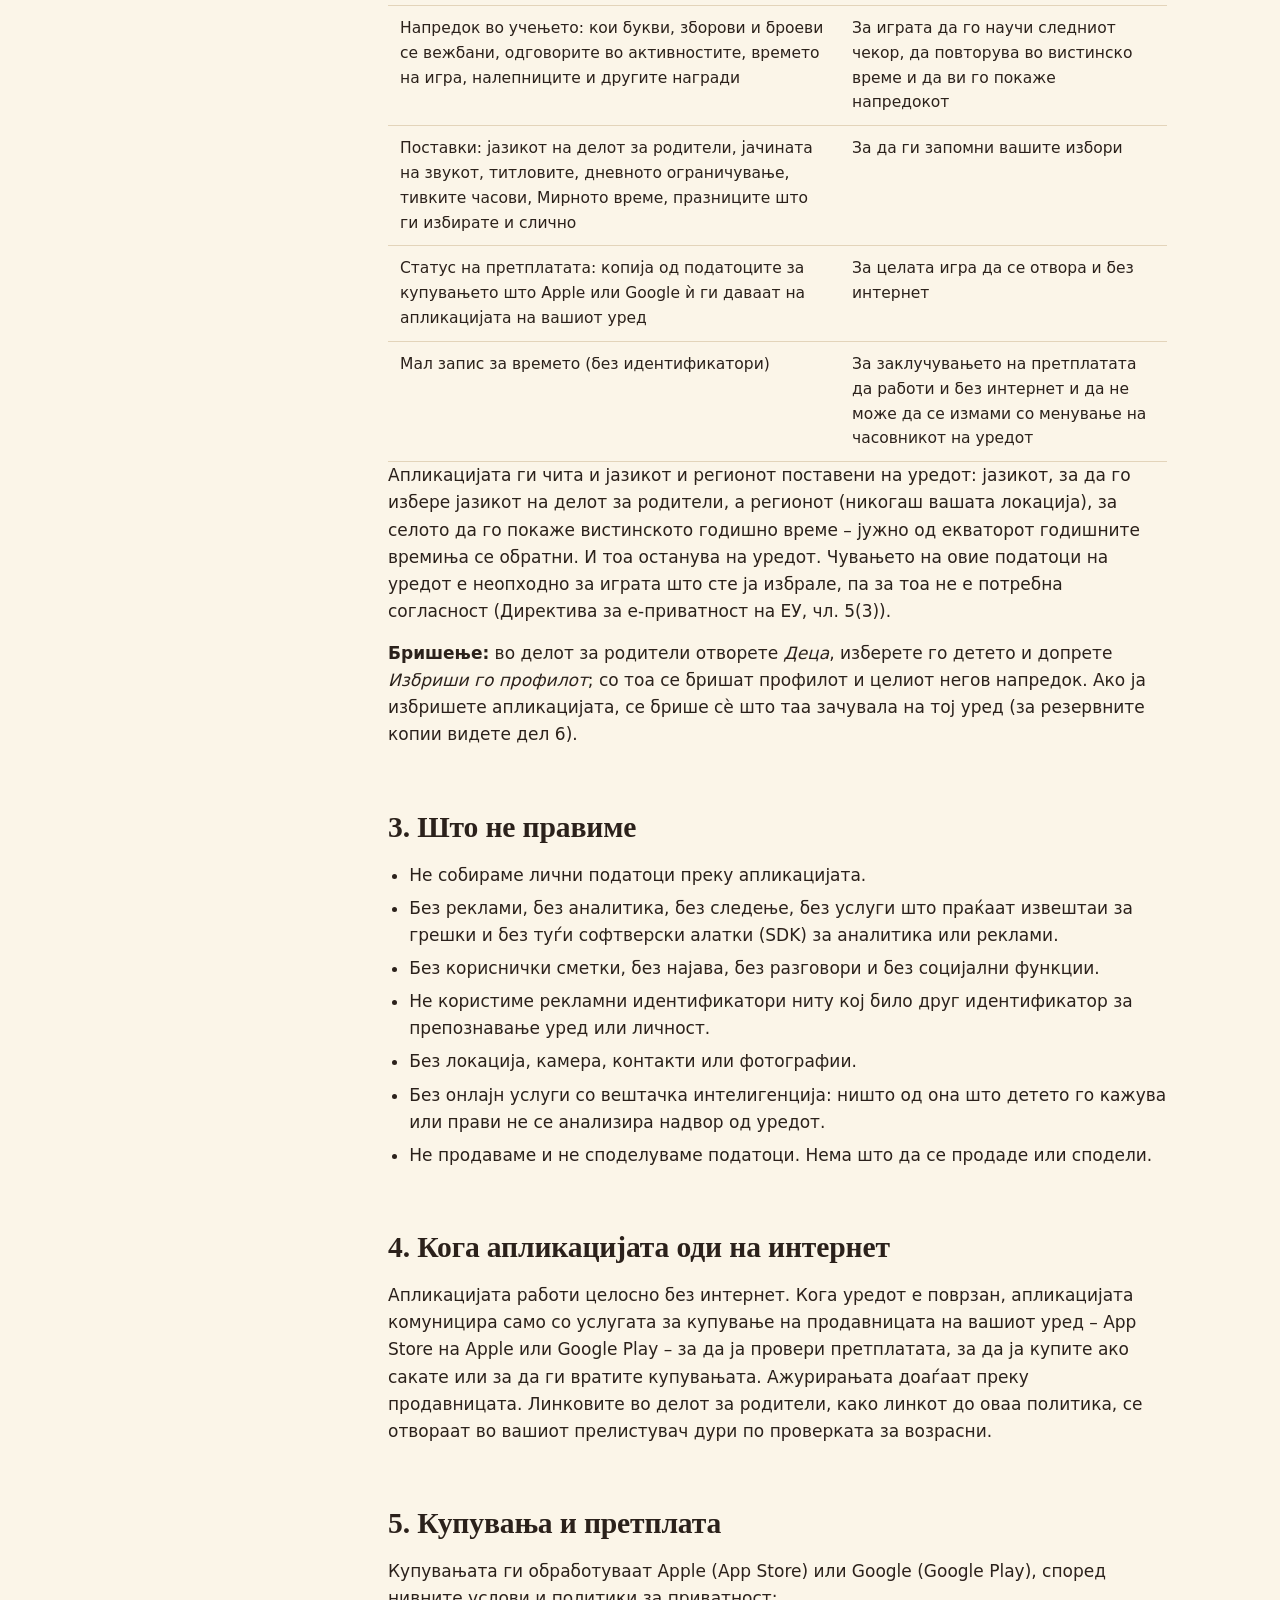
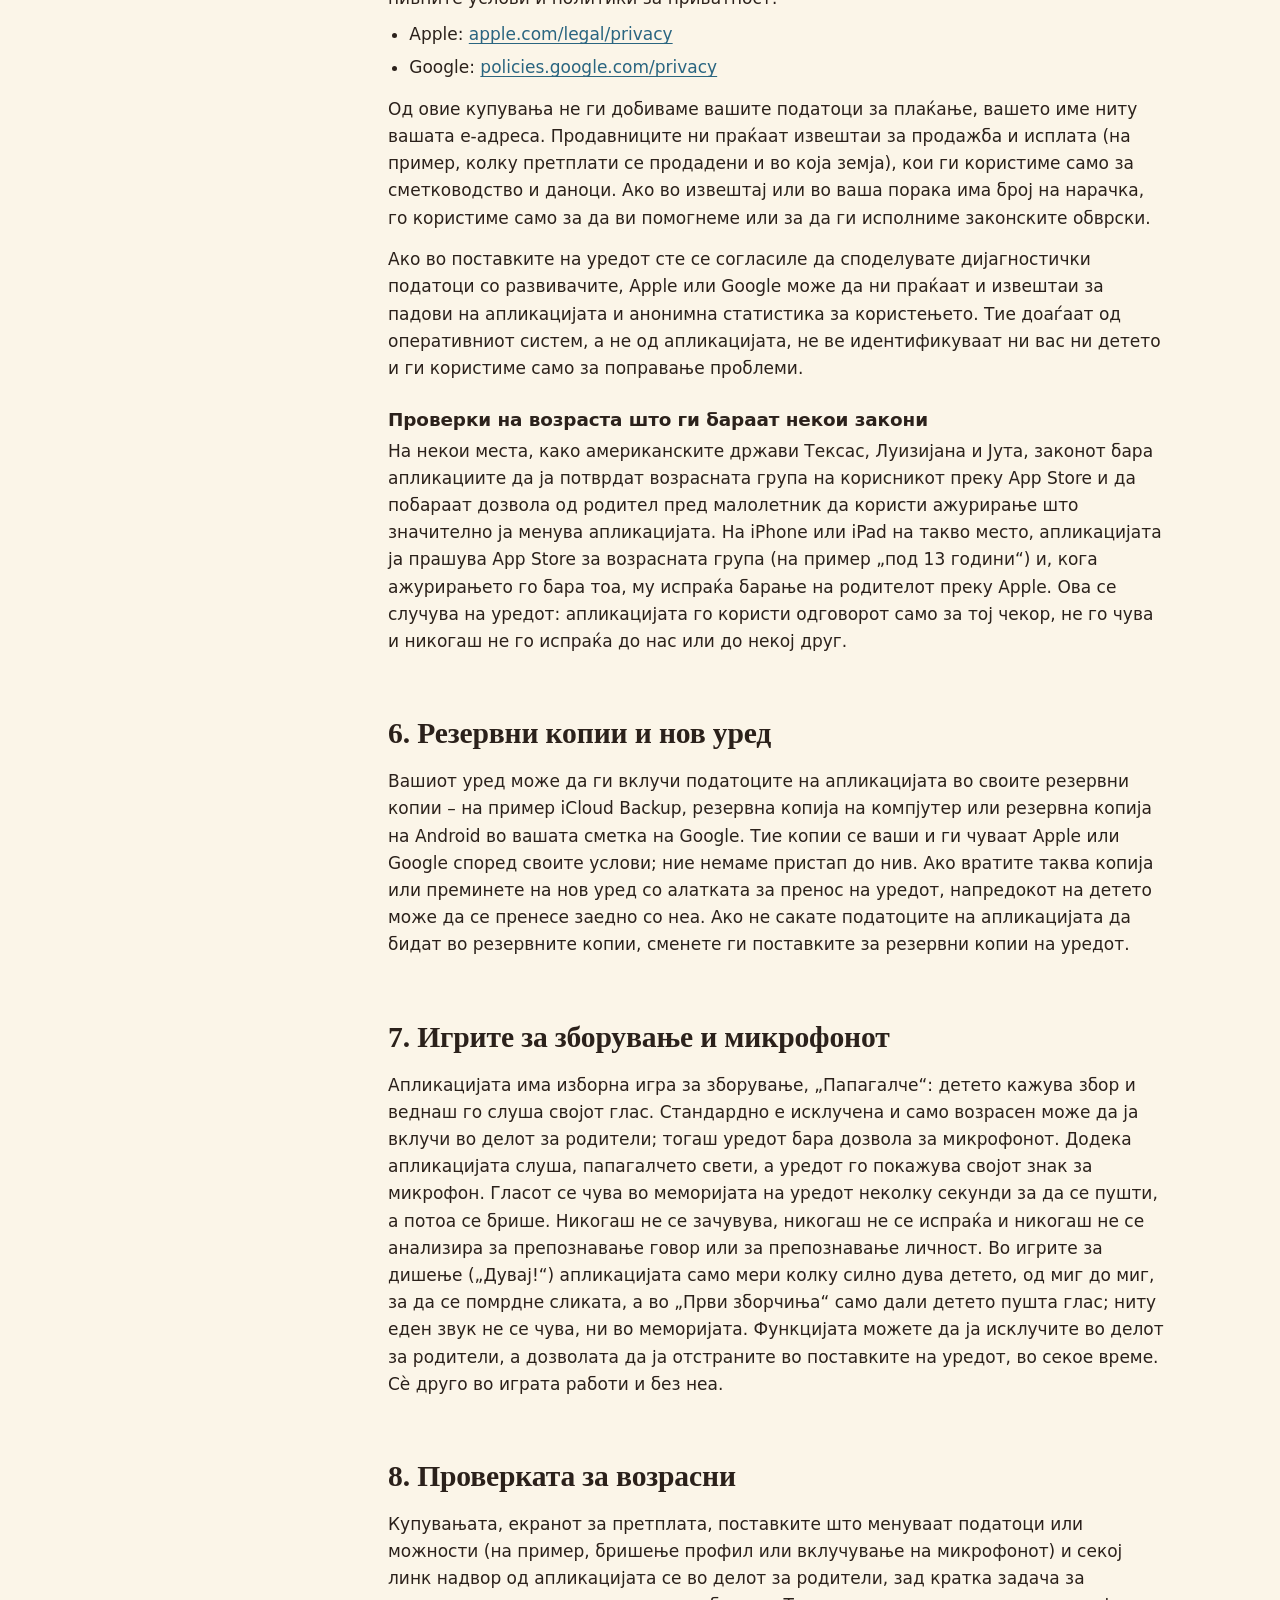
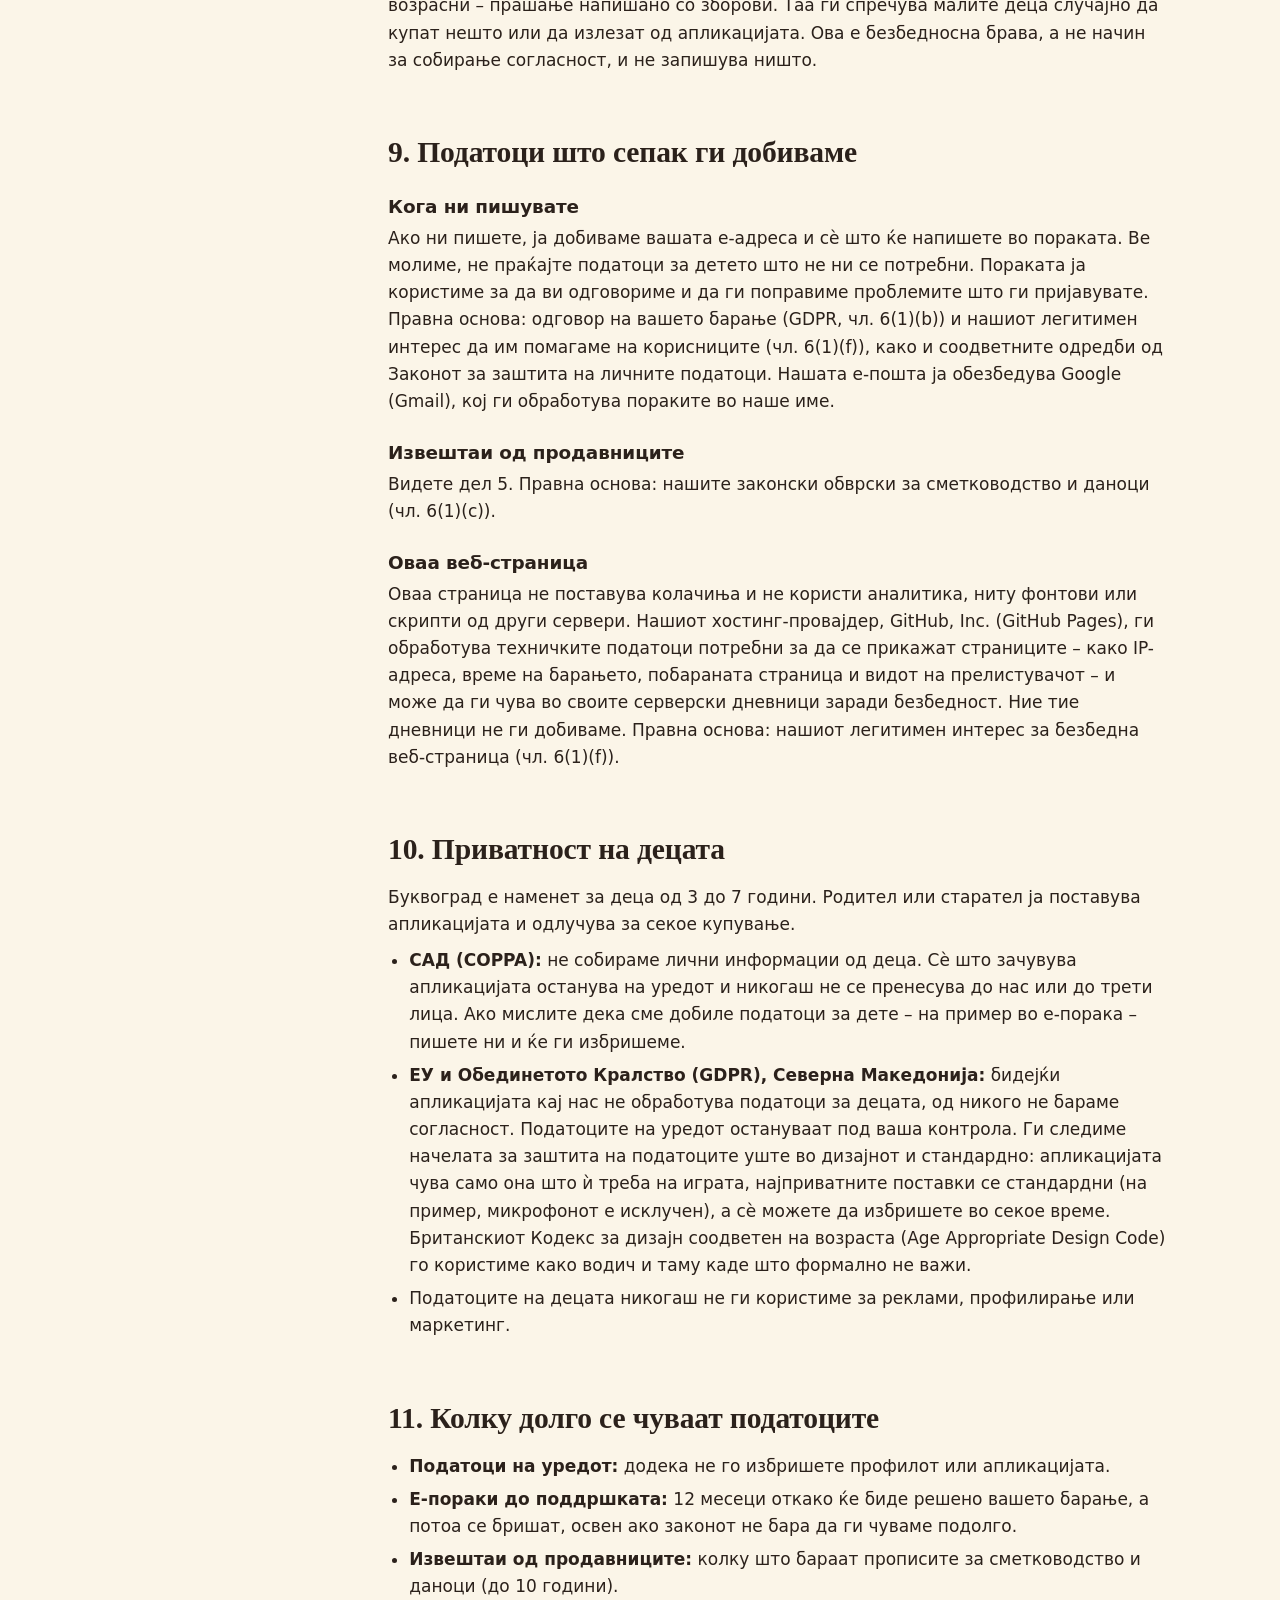
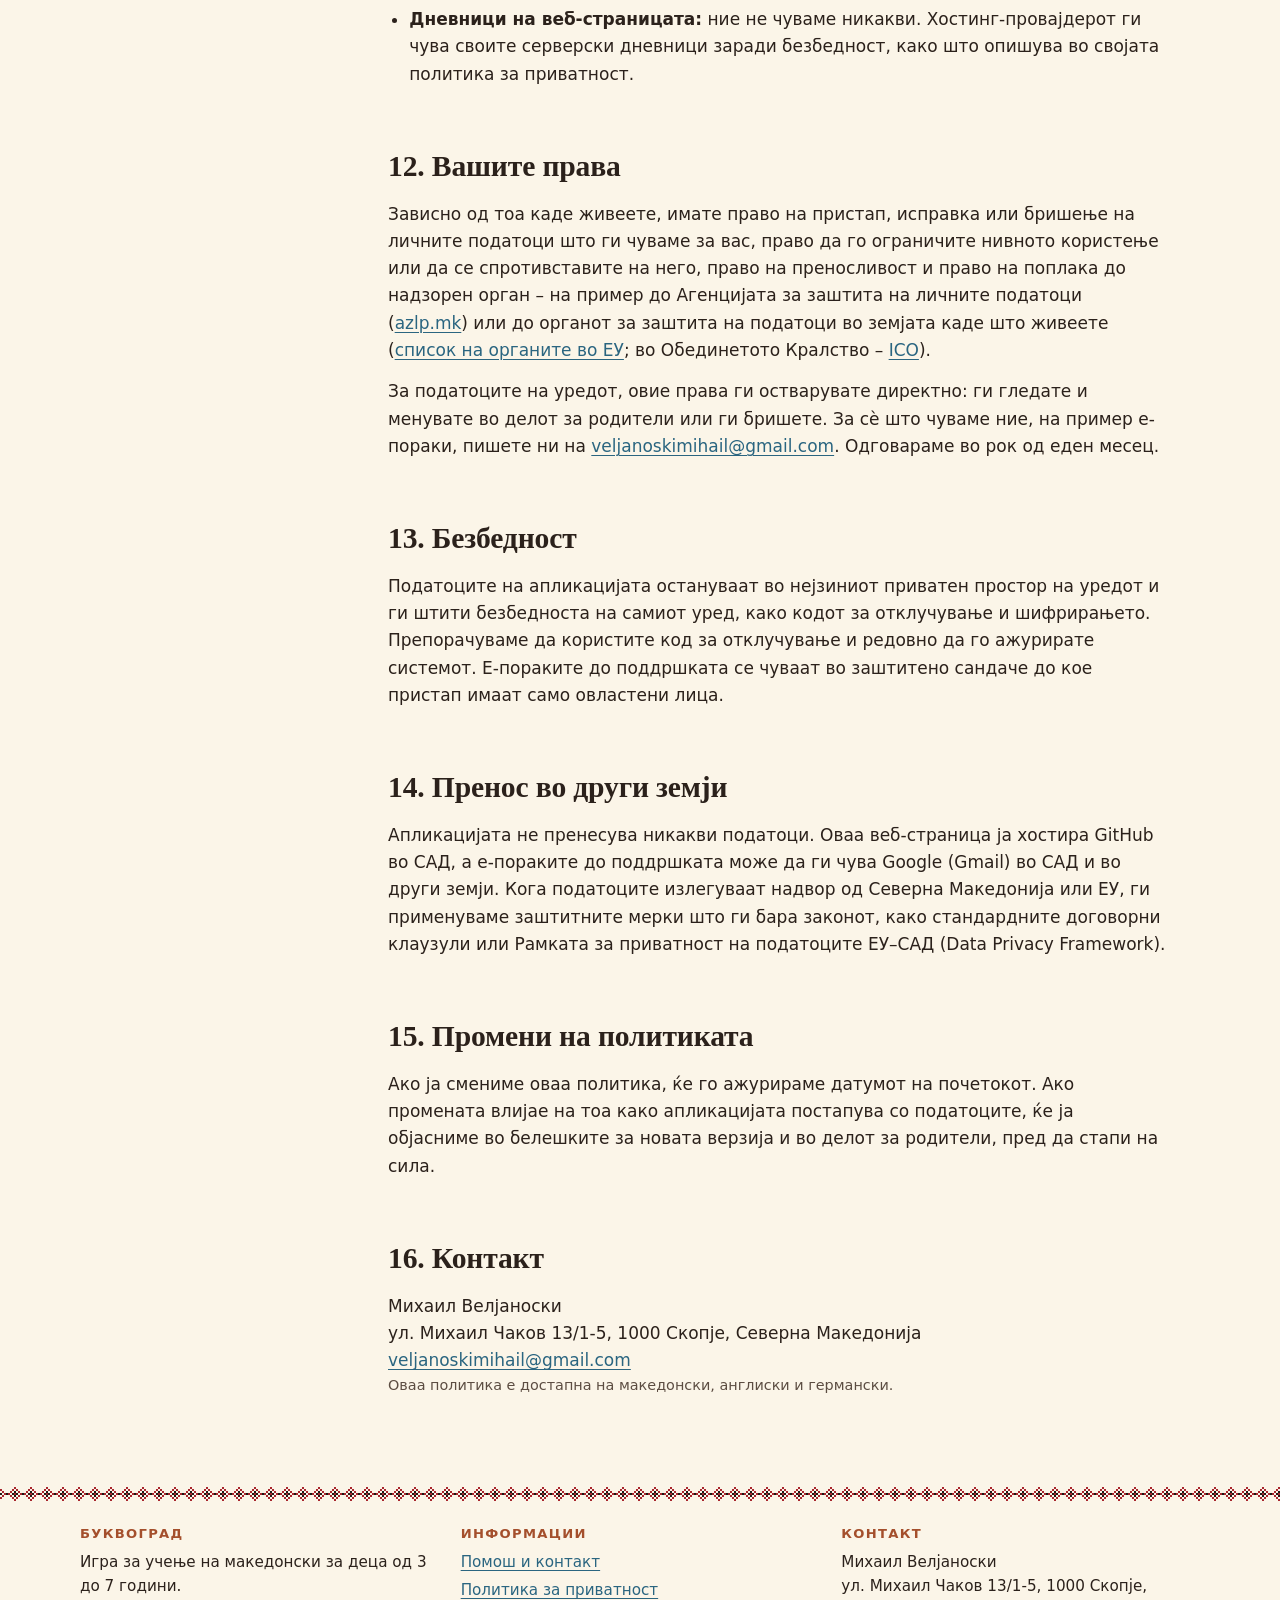
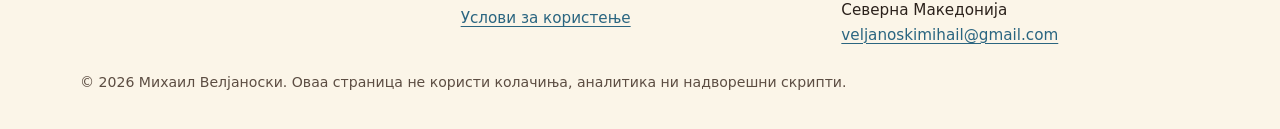
<file: mk/privacy.html>
<!doctype html>
<html lang="mk">
<head>
<meta charset="utf-8">
<meta name="viewport" content="width=device-width, initial-scale=1">
<title>Политика за приватност – Буквоград</title>
<meta name="description" content="Буквоград не собира лични податоци. Профилите и напредокот остануваат на вашиот уред. Без реклами, без аналитика, без следење, без кориснички сметки.">
<meta name="color-scheme" content="light dark">
<link rel="icon" href="../assets/favicon.svg" type="image/svg+xml">
<link rel="stylesheet" href="../assets/style.css">
</head>
<body>
<a class="skip" href="#main">Скокни до содржината</a>

<header class="site-header">
  <div class="wrap header-inner">
    <a class="brand" href="index.html"><span class="brand-mark" aria-hidden="true"></span><span>Буквоград</span></a>
    <div class="nav-row">
      <nav class="site-nav" aria-label="Главно мени">
        <ul>
          <li><a href="index.html">Почетна</a></li>
          <li><a href="support.html">Помош</a></li>
          <li><a href="privacy.html" aria-current="page">Приватност</a></li>
          <li><a href="terms.html">Услови</a></li>
        </ul>
      </nav>
      <nav class="lang" aria-label="Јазик">
        <ul>
          <li><a href="privacy.html" hreflang="mk" lang="mk" aria-current="true">Македонски</a></li>
          <li><a href="../en/privacy.html" hreflang="en" lang="en">English</a></li>
          <li><a href="../de/privacy.html" hreflang="de" lang="de">Deutsch</a></li>
        </ul>
      </nav>
    </div>
  </div>
  <div class="vez-band" aria-hidden="true"></div>
</header>

<main id="main" class="doc">
  <div class="wrap">
    <div class="doc-head">
      <p class="eyebrow">Апликацијата и веб-страницата Буквоград</p>
      <h1>Политика за приватност</h1>
      <p class="doc-meta">Важи од: 16 октомври 2026 · Верзија 1.1</p>
    </div>

    <div class="doc-grid">
      <nav class="toc" aria-label="Содржина">
        <h2>Содржина</h2>
        <ol>
          <li><a href="#who">Кои сме ние</a></li>
          <li><a href="#on-device">Што чува апликацијата на уредот</a></li>
          <li><a href="#never">Што не правиме</a></li>
          <li><a href="#online">Кога апликацијата оди на интернет</a></li>
          <li><a href="#purchases">Купувања и претплата</a></li>
          <li><a href="#backups">Резервни копии и нов уред</a></li>
          <li><a href="#microphone">Игрите за зборување и микрофонот</a></li>
          <li><a href="#gate">Проверката за возрасни</a></li>
          <li><a href="#we-receive">Податоци што сепак ги добиваме</a></li>
          <li><a href="#children">Приватност на децата</a></li>
          <li><a href="#retention">Колку долго се чуваат податоците</a></li>
          <li><a href="#rights">Вашите права</a></li>
          <li><a href="#security">Безбедност</a></li>
          <li><a href="#transfers">Пренос во други земји</a></li>
          <li><a href="#changes">Промени на политиката</a></li>
          <li><a href="#contact">Контакт</a></li>
        </ol>
      </nav>

      <article class="prose">
        <section class="summary" aria-labelledby="short">
          <h2 id="short">Накратко</h2>
          <ul>
            <li>Апликацијата Буквоград не собира лични податоци. Ништо од она што детето го прави во играта не се испраќа ни до нас ни до некој друг.</li>
            <li>Профилите, напредокот и поставките се чуваат само на вашиот уред. Можете да ги избришете во секое време.</li>
            <li>Без реклами, без аналитика, без следење, без кориснички сметки, без разговори, без локација, без камера.</li>
            <li>Купувањата ги обработуваат Apple или Google. Ние никогаш не ги гледаме вашите податоци за плаќање.</li>
            <li>Ако ни пишете, вашата порака ја користиме само за да ви помогнеме.</li>
          </ul>
        </section>

        <section class="kids-box" aria-labelledby="for-children">
          <h2 id="for-children">За децата</h2>
          <p>Сѐ што правиш во Буквоград останува на овој таблет или телефон. Рисо ги чува твоите букви и налепници дома. Никој друг не може да ги види – дури ни тие што ја направија играта. Ако треба нешто да се смени, побарај помош од некој возрасен.</p>
        </section>

        <h2 id="who">1. Кои сме ние</h2>
        <p>Апликацијата Буквоград и оваа веб-страница ги нуди Михаил Велјаноски, ул. Михаил Чаков 13/1-5, 1000 Скопје, Северна Македонија („ние“). За секое прашање во врска со приватноста, пишете ни на <a href="mailto:veljanoskimihail@gmail.com">veljanoskimihail@gmail.com</a>.</p>
        <p>За малкуте податоци што сепак ги добиваме (дел 9), ние сме контролор.</p>

        <h2 id="on-device">2. Што чува апликацијата на вашиот уред</h2>
        <p>За да работи, апликацијата го зачувува следново во својот приватен простор на вашиот уред. Ништо од тоа не се испраќа ни до нас ни до некој друг – не постои наш сервер со кој апликацијата би комуницирала.</p>
        <div class="table-scroll">
          <table>
            <thead><tr><th scope="col">Што</th><th scope="col">Зошто</th></tr></thead>
            <tbody>
              <tr><td>Профили на децата: името или прекарот што ќе го внесете, избраниот херој (Марко или Ана), сликичка-знак, возраста на детето (година на раѓање – и месец, ако го внесете – или возрасна група), раката со која пишува, дали живеете надвор од Северна Македонија, училишната година (кога почнува прво одделение и каде е класот) и, ако ги изберете, гласовите и чекорите за вежбите за говор</td><td>За да го поздрави детето, да ги користи правилните машки или женски форми, да го избере почетното ниво, да го прилагоди пишувањето за леваци, игрите да растат со секој роденден, да оди заедно со класот и да ги вежба гласовите што ги избравте</td></tr>
              <tr><td>Напредок во учењето: кои букви, зборови и броеви се вежбани, одговорите во активностите, времето на игра, налепниците и другите награди</td><td>За играта да го научи следниот чекор, да повторува во вистинско време и да ви го покаже напредокот</td></tr>
              <tr><td>Поставки: јазикот на делот за родители, јачината на звукот, титловите, дневното ограничување, тивките часови, Мирното време, празниците што ги избирате и слично</td><td>За да ги запомни вашите избори</td></tr>
              <tr><td>Статус на претплатата: копија од податоците за купувањето што Apple или Google ѝ ги даваат на апликацијата на вашиот уред</td><td>За целата игра да се отвора и без интернет</td></tr>
              <tr><td>Мал запис за времето (без идентификатори)</td><td>За заклучувањето на претплатата да работи и без интернет и да не може да се измами со менување на часовникот на уредот</td></tr>
            </tbody>
          </table>
        </div>
        <p>Апликацијата ги чита и јазикот и регионот поставени на уредот: јазикот, за да го избере јазикот на делот за родители, а регионот (никогаш вашата локација), за селото да го покаже вистинското годишно време – јужно од екваторот годишните времиња се обратни. И тоа останува на уредот. Чувањето на овие податоци на уредот е неопходно за играта што сте ја избрале, па за тоа не е потребна согласност (Директива за е-приватност на ЕУ, чл. 5(3)).</p>
        <p><strong>Бришење:</strong> во делот за родители отворете <em>Деца</em>, изберете го детето и допрете <em>Избриши го профилот</em>; со тоа се бришат профилот и целиот негов напредок. Ако ја избришете апликацијата, се брише сѐ што таа зачувала на тој уред (за резервните копии видете дел 6).</p>

        <h2 id="never">3. Што не правиме</h2>
        <ul>
          <li>Не собираме лични податоци преку апликацијата.</li>
          <li>Без реклами, без аналитика, без следење, без услуги што праќаат извештаи за грешки и без туѓи софтверски алатки (SDK) за аналитика или реклами.</li>
          <li>Без кориснички сметки, без најава, без разговори и без социјални функции.</li>
          <li>Не користиме рекламни идентификатори ниту кој било друг идентификатор за препознавање уред или личност.</li>
          <li>Без локација, камера, контакти или фотографии.</li>
          <li>Без онлајн услуги со вештачка интелигенција: ништо од она што детето го кажува или прави не се анализира надвор од уредот.</li>
          <li>Не продаваме и не споделуваме податоци. Нема што да се продаде или сподели.</li>
        </ul>

        <h2 id="online">4. Кога апликацијата оди на интернет</h2>
        <p>Апликацијата работи целосно без интернет. Кога уредот е поврзан, апликацијата комуницира само со услугата за купување на продавницата на вашиот уред – App Store на Apple или Google Play – за да ја провери претплатата, за да ја купите ако сакате или за да ги вратите купувањата. Ажурирањата доаѓаат преку продавницата. Линковите во делот за родители, како линкот до оваа политика, се отвораат во вашиот прелистувач дури по проверката за возрасни.</p>

        <h2 id="purchases">5. Купувања и претплата</h2>
        <p>Купувањата ги обработуваат Apple (App Store) или Google (Google Play), според нивните услови и политики за приватност:</p>
        <ul>
          <li>Apple: <a href="https://www.apple.com/legal/privacy/">apple.com/legal/privacy</a></li>
          <li>Google: <a href="https://policies.google.com/privacy">policies.google.com/privacy</a></li>
        </ul>
        <p>Од овие купувања не ги добиваме вашите податоци за плаќање, вашето име ниту вашата е-адреса. Продавниците ни праќаат извештаи за продажба и исплата (на пример, колку претплати се продадени и во која земја), кои ги користиме само за сметководство и даноци. Ако во извештај или во ваша порака има број на нарачка, го користиме само за да ви помогнеме или за да ги исполниме законските обврски.</p>
        <p>Ако во поставките на уредот сте се согласиле да споделувате дијагностички податоци со развивачите, Apple или Google може да ни праќаат и извештаи за падови на апликацијата и анонимна статистика за користењето. Тие доаѓаат од оперативниот систем, а не од апликацијата, не ве идентификуваат ни вас ни детето и ги користиме само за поправање проблеми.</p>

        <h3 id="age-checks">Проверки на возраста што ги бараат некои закони</h3>
        <p>На некои места, како американските држави Тексас, Луизијана и Јута, законот бара апликациите да ја потврдат возрасната група на корисникот преку App Store и да побараат дозвола од родител пред малолетник да користи ажурирање што значително ја менува апликацијата. На iPhone или iPad на такво место, апликацијата ја прашува App Store за возрасната група (на пример „под 13 години“) и, кога ажурирањето го бара тоа, му испраќа барање на родителот преку Apple. Ова се случува на уредот: апликацијата го користи одговорот само за тој чекор, не го чува и никогаш не го испраќа до нас или до некој друг.</p>

        <h2 id="backups">6. Резервни копии и нов уред</h2>
        <p>Вашиот уред може да ги вклучи податоците на апликацијата во своите резервни копии – на пример iCloud Backup, резервна копија на компјутер или резервна копија на Android во вашата сметка на Google. Тие копии се ваши и ги чуваат Apple или Google според своите услови; ние немаме пристап до нив. Ако вратите таква копија или преминете на нов уред со алатката за пренос на уредот, напредокот на детето може да се пренесе заедно со неа. Ако не сакате податоците на апликацијата да бидат во резервните копии, сменете ги поставките за резервни копии на уредот.</p>

        <h2 id="microphone">7. Игрите за зборување и микрофонот</h2>
        <p>Апликацијата има изборна игра за зборување, „Папагалче“: детето кажува збор и веднаш го слуша својот глас. Стандардно е исклучена и само возрасен може да ја вклучи во делот за родители; тогаш уредот бара дозвола за микрофонот. Додека апликацијата слуша, папагалчето свети, а уредот го покажува својот знак за микрофон. Гласот се чува во меморијата на уредот неколку секунди за да се пушти, а потоа се брише. Никогаш не се зачувува, никогаш не се испраќа и никогаш не се анализира за препознавање говор или за препознавање личност. Во игрите за дишење („Дувај!“) апликацијата само мери колку силно дува детето, од миг до миг, за да се помрдне сликата, а во „Први зборчиња“ само дали детето пушта глас; ниту еден звук не се чува, ни во меморијата. Функцијата можете да ја исклучите во делот за родители, а дозволата да ја отстраните во поставките на уредот, во секое време. Сѐ друго во играта работи и без неа.</p>

        <h2 id="gate">8. Проверката за возрасни</h2>
        <p>Купувањата, екранот за претплата, поставките што менуваат податоци или можности (на пример, бришење профил или вклучување на микрофонот) и секој линк надвор од апликацијата се во делот за родители, зад кратка задача за возрасни – прашање напишано со зборови. Таа ги спречува малите деца случајно да купат нешто или да излезат од апликацијата. Ова е безбедносна брава, а не начин за собирање согласност, и не запишува ништо.</p>

        <h2 id="we-receive">9. Податоци што сепак ги добиваме</h2>
        <h3>Кога ни пишувате</h3>
        <p>Ако ни пишете, ја добиваме вашата е-адреса и сѐ што ќе напишете во пораката. Ве молиме, не праќајте податоци за детето што не ни се потребни. Пораката ја користиме за да ви одговориме и да ги поправиме проблемите што ги пријавувате. Правна основа: одговор на вашето барање (GDPR, чл. 6(1)(b)) и нашиот легитимен интерес да им помагаме на корисниците (чл. 6(1)(f)), како и соодветните одредби од Законот за заштита на личните податоци. Нашата е-пошта ја обезбедува Google (Gmail), кој ги обработува пораките во наше име.</p>
        <h3>Извештаи од продавниците</h3>
        <p>Видете дел 5. Правна основа: нашите законски обврски за сметководство и даноци (чл. 6(1)(c)).</p>
        <h3>Оваа веб-страница</h3>
        <p>Оваа страница не поставува колачиња и не користи аналитика, ниту фонтови или скрипти од други сервери. Нашиот хостинг-провајдер, GitHub, Inc. (GitHub Pages), ги обработува техничките податоци потребни за да се прикажат страниците – како IP-адреса, време на барањето, побараната страница и видот на прелистувачот – и може да ги чува во своите серверски дневници заради безбедност. Ние тие дневници не ги добиваме. Правна основа: нашиот легитимен интерес за безбедна веб-страница (чл. 6(1)(f)).</p>

        <h2 id="children">10. Приватност на децата</h2>
        <p>Буквоград е наменет за деца од 3 до 7 години. Родител или старател ја поставува апликацијата и одлучува за секое купување.</p>
        <ul>
          <li><strong>САД (COPPA):</strong> не собираме лични информации од деца. Сѐ што зачувува апликацијата останува на уредот и никогаш не се пренесува до нас или до трети лица. Ако мислите дека сме добиле податоци за дете – на пример во е-порака – пишете ни и ќе ги избришеме.</li>
          <li><strong>ЕУ и Обединетото Кралство (GDPR), Северна Македонија:</strong> бидејќи апликацијата кај нас не обработува податоци за децата, од никого не бараме согласност. Податоците на уредот остануваат под ваша контрола. Ги следиме начелата за заштита на податоците уште во дизајнот и стандардно: апликацијата чува само она што ѝ треба на играта, најприватните поставки се стандардни (на пример, микрофонот е исклучен), а сѐ можете да избришете во секое време. Британскиот Кодекс за дизајн соодветен на возраста (Age Appropriate Design Code) го користиме како водич и таму каде што формално не важи.</li>
          <li>Податоците на децата никогаш не ги користиме за реклами, профилирање или маркетинг.</li>
        </ul>

        <h2 id="retention">11. Колку долго се чуваат податоците</h2>
        <ul>
          <li><strong>Податоци на уредот:</strong> додека не го избришете профилот или апликацијата.</li>
          <li><strong>Е-пораки до поддршката:</strong> 12 месеци откако ќе биде решено вашето барање, а потоа се бришат, освен ако законот не бара да ги чуваме подолго.</li>
          <li><strong>Извештаи од продавниците:</strong> колку што бараат прописите за сметководство и даноци (до 10 години).</li>
          <li><strong>Дневници на веб-страницата:</strong> ние не чуваме никакви. Хостинг-провајдерот ги чува своите серверски дневници заради безбедност, како што опишува во својата политика за приватност.</li>
        </ul>

        <h2 id="rights">12. Вашите права</h2>
        <p>Зависно од тоа каде живеете, имате право на пристап, исправка или бришење на личните податоци што ги чуваме за вас, право да го ограничите нивното користење или да се спротивставите на него, право на преносливост и право на поплака до надзорен орган – на пример до Агенцијата за заштита на личните податоци (<a href="https://azlp.mk">azlp.mk</a>) или до органот за заштита на податоци во земјата каде што живеете (<a href="https://www.edpb.europa.eu/about-edpb/about-edpb/members_en">список на органите во ЕУ</a>; во Обединетото Кралство – <a href="https://ico.org.uk">ICO</a>).</p>
        <p>За податоците на уредот, овие права ги остварувате директно: ги гледате и менувате во делот за родители или ги бришете. За сѐ што чуваме ние, на пример е-пораки, пишете ни на <a href="mailto:veljanoskimihail@gmail.com">veljanoskimihail@gmail.com</a>. Одговараме во рок од еден месец.</p>

        <h2 id="security">13. Безбедност</h2>
        <p>Податоците на апликацијата остануваат во нејзиниот приватен простор на уредот и ги штити безбедноста на самиот уред, како кодот за отклучување и шифрирањето. Препорачуваме да користите код за отклучување и редовно да го ажурирате системот. Е-пораките до поддршката се чуваат во заштитено сандаче до кое пристап имаат само овластени лица.</p>

        <h2 id="transfers">14. Пренос во други земји</h2>
        <p>Апликацијата не пренесува никакви податоци. Оваа веб-страница ја хостира GitHub во САД, а е-пораките до поддршката може да ги чува Google (Gmail) во САД и во други земји. Кога податоците излегуваат надвор од Северна Македонија или ЕУ, ги применуваме заштитните мерки што ги бара законот, како стандардните договорни клаузули или Рамката за приватност на податоците ЕУ–САД (Data Privacy Framework).</p>

        <h2 id="changes">15. Промени на политиката</h2>
        <p>Ако ја смениме оваа политика, ќе го ажурираме датумот на почетокот. Ако промената влијае на тоа како апликацијата постапува со податоците, ќе ја објасниме во белешките за новата верзија и во делот за родители, пред да стапи на сила.</p>

        <h2 id="contact">16. Контакт</h2>
        <address>Михаил Велјаноски<br>ул. Михаил Чаков 13/1-5, 1000 Скопје, Северна Македонија<br><a href="mailto:veljanoskimihail@gmail.com">veljanoskimihail@gmail.com</a></address>
        <p class="muted small">Оваа политика е достапна на македонски, англиски и германски.</p>
      </article>
    </div>
  </div>
</main>

<footer class="site-footer">
  <div class="vez-band thin" aria-hidden="true"></div>
  <div class="wrap">
    <div class="footer-grid">
      <div>
        <h2>Буквоград</h2>
        <p>Игра за учење на македонски за деца од 3 до 7 години.</p>
      </div>
      <nav aria-label="Информации">
        <h2>Информации</h2>
        <ul>
          <li><a href="support.html">Помош и контакт</a></li>
          <li><a href="privacy.html" aria-current="page">Политика за приватност</a></li>
          <li><a href="terms.html">Услови за користење</a></li>
        </ul>
      </nav>
      <div>
        <h2>Контакт</h2>
        <address>Михаил Велјаноски<br>ул. Михаил Чаков 13/1-5, 1000 Скопје, Северна Македонија<br><a href="mailto:veljanoskimihail@gmail.com">veljanoskimihail@gmail.com</a></address>
      </div>
    </div>
    <p class="fine">© 2026 Михаил Велјаноски. Оваа страница не користи колачиња, аналитика ни надворешни скрипти.</p>
  </div>
</footer>
</body>
</html>
</file>
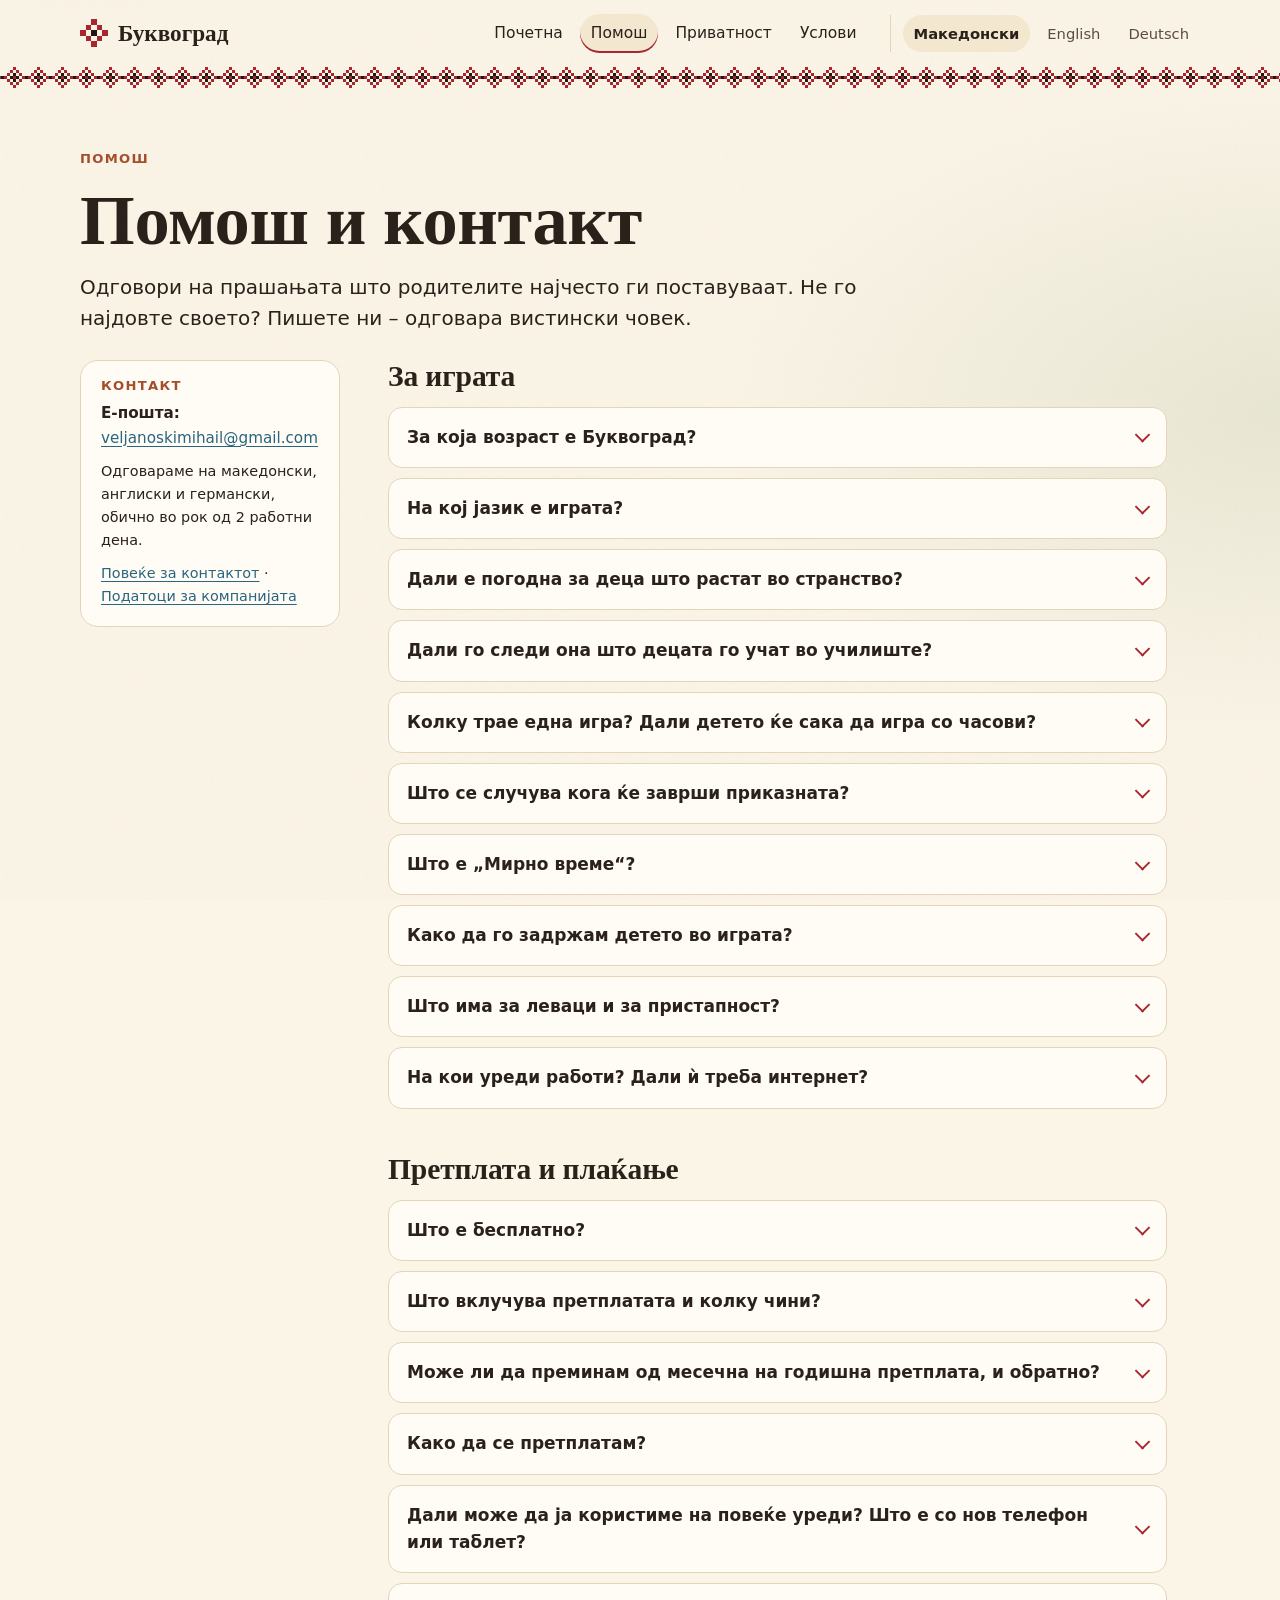
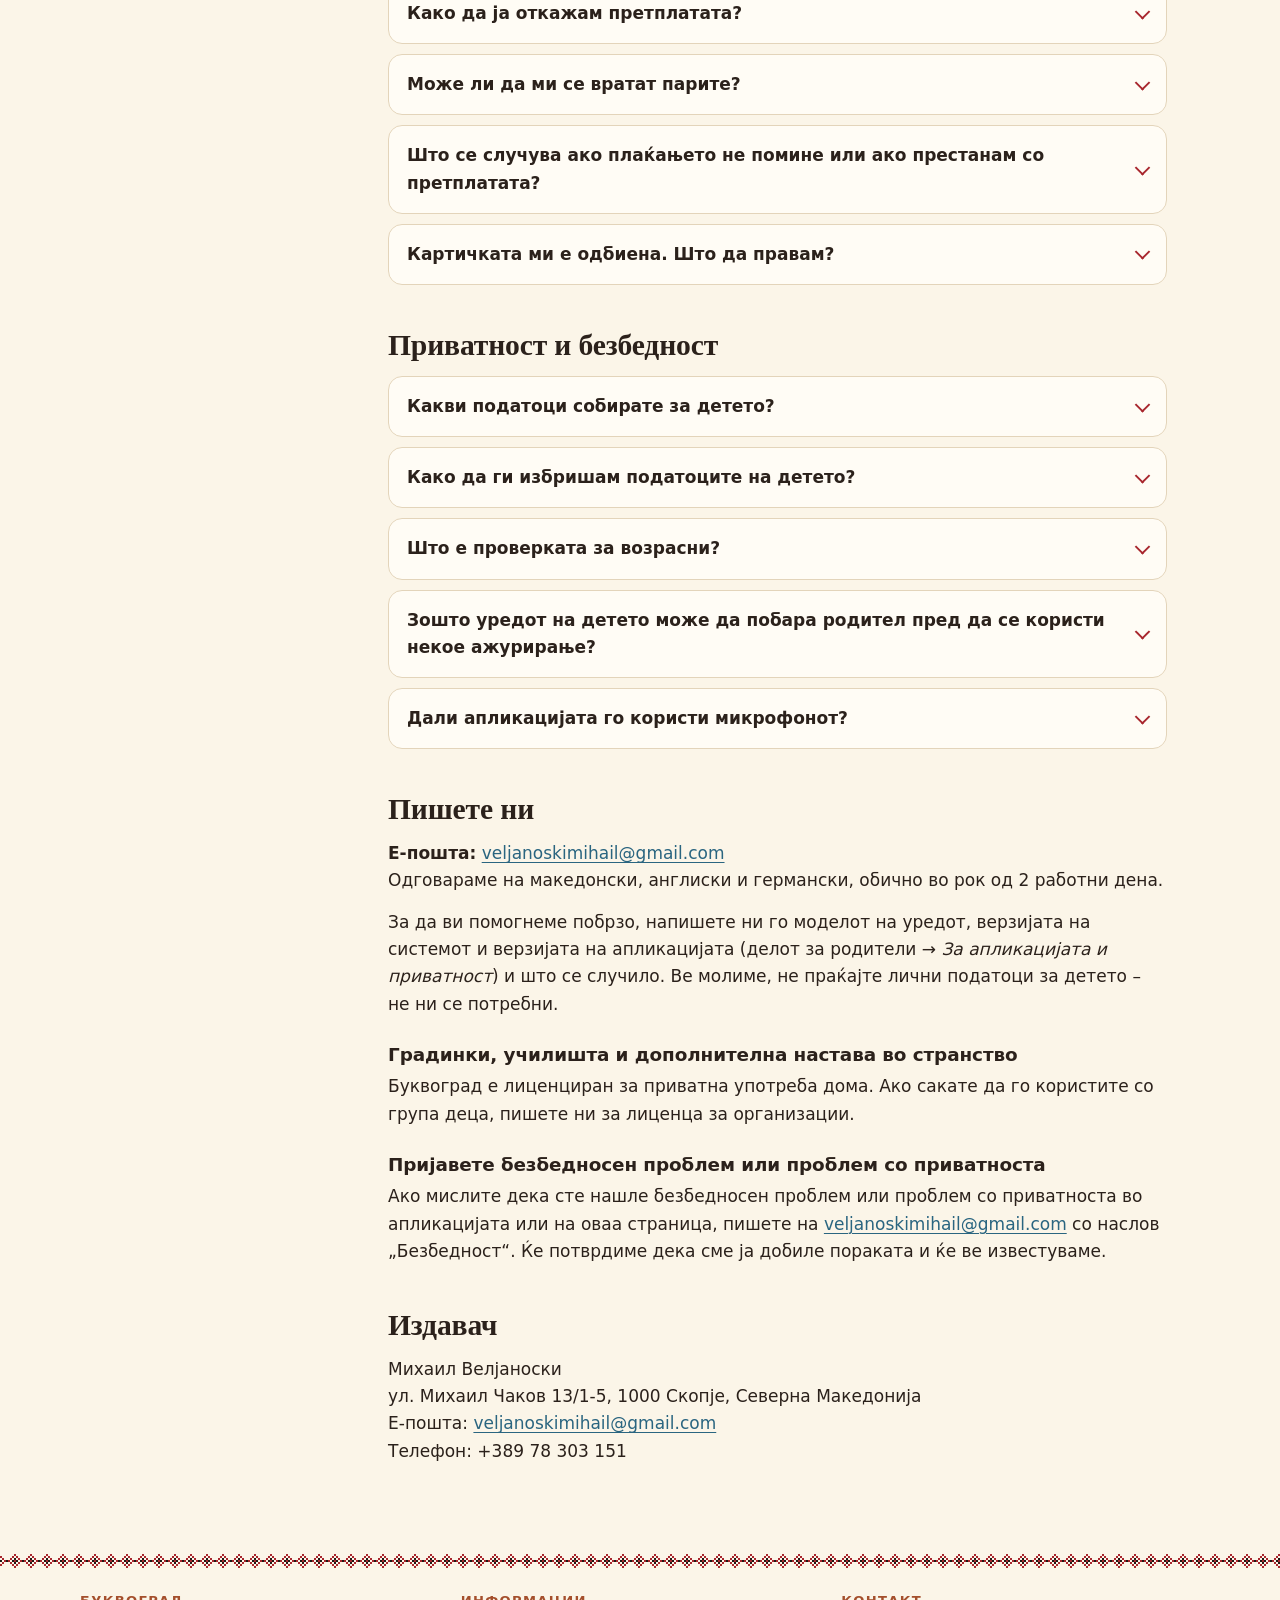
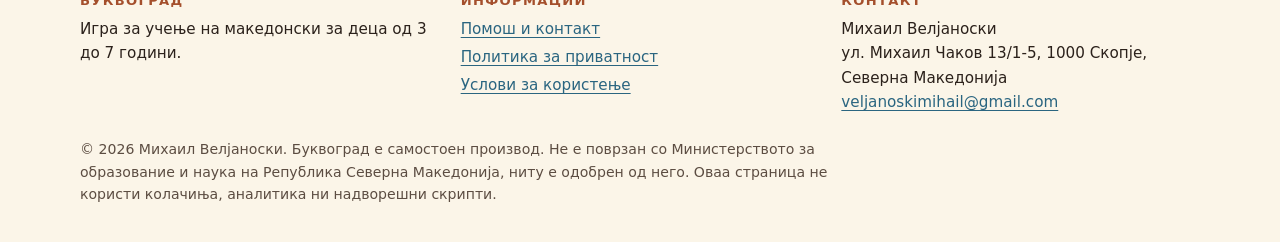
<file: mk/support.html>
<!doctype html>
<html lang="mk">
<head>
<meta charset="utf-8">
<meta name="viewport" content="width=device-width, initial-scale=1">
<title>Помош и контакт – Буквоград</title>
<meta name="description" content="Одговори за родителите: што е бесплатно, како работи претплатата, како се откажува и како се враќаат пари, користење без интернет, приватност и бришење податоци.">
<meta name="color-scheme" content="light dark">
<link rel="icon" href="../assets/favicon.svg" type="image/svg+xml">
<link rel="stylesheet" href="../assets/style.css">
</head>
<body>
<a class="skip" href="#main">Скокни до содржината</a>

<header class="site-header">
  <div class="wrap header-inner">
    <a class="brand" href="index.html"><span class="brand-mark" aria-hidden="true"></span><span>Буквоград</span></a>
    <div class="nav-row">
      <nav class="site-nav" aria-label="Главно мени">
        <ul>
          <li><a href="index.html">Почетна</a></li>
          <li><a href="support.html" aria-current="page">Помош</a></li>
          <li><a href="privacy.html">Приватност</a></li>
          <li><a href="terms.html">Услови</a></li>
        </ul>
      </nav>
      <nav class="lang" aria-label="Јазик">
        <ul>
          <li><a href="support.html" hreflang="mk" lang="mk" aria-current="true">Македонски</a></li>
          <li><a href="../en/support.html" hreflang="en" lang="en">English</a></li>
          <li><a href="../de/support.html" hreflang="de" lang="de">Deutsch</a></li>
        </ul>
      </nav>
    </div>
  </div>
  <div class="vez-band" aria-hidden="true"></div>
</header>

<main id="main" class="doc">
  <div class="wrap">
    <div class="doc-head">
      <p class="eyebrow">Помош</p>
      <h1>Помош и контакт</h1>
      <p class="lede">Одговори на прашањата што родителите најчесто ги поставуваат. Не го најдовте своето? Пишете ни – одговара вистински човек.</p>
    </div>

    <div class="doc-grid">
      <aside class="toc" aria-labelledby="contact-short">
        <h2 id="contact-short">Контакт</h2>
        <div class="contact-card">
          <p><strong>Е-пошта:</strong> <a href="mailto:veljanoskimihail@gmail.com">veljanoskimihail@gmail.com</a></p>
          <p class="small">Одговараме на македонски, англиски и германски, обично во рок од 2 работни дена.</p>
          <p class="small"><a href="#contact">Повеќе за контактот</a> · <a href="#company">Податоци за компанијата</a></p>
        </div>
      </aside>

      <div class="prose faq">
        <section class="faq-group" aria-labelledby="g-game">
          <h2 id="g-game">За играта</h2>

          <details>
            <summary>За која возраст е Буквоград?</summary>
            <div class="answer">
              <p>За деца од 3 до 7 години. Секое дете ја поминува истата приказна, но игрите, целите и темпото се прилагодуваат: тригодишно дете што уште не чита го слуша секое упатство и одговара со слики, а шестгодишно дете чита зборови и реченици и пишува букви напамет.</p>
            </div>
          </details>

          <details>
            <summary>На кој јазик е играта?</summary>
            <div class="answer">
              <p>Самата игра е на македонски: гласовите, буквите, зборовите и приказните. Делот за родители е на македонски, англиски и германски, а секој македонски збор што им се прикажува на родителите има латинична транскрипција, превод и копче за слушање.</p>
            </div>
          </details>

          <details>
            <summary>Дали е погодна за деца што растат во странство?</summary>
            <div class="answer">
              <p>Да. Покрај буквите и читањето, децата вежбаат слушање и зборување со секојдневни реченици, а можете да вклучите и побавен говор. Во профилот на детето можете да означите дека живеете надвор од Северна Македонија. Делот за родители предлага едноставни начини за вежбање дома – дури и ако самите не читате кирилица.</p>
            </div>
          </details>

          <details>
            <summary>Дали го следи она што децата го учат во училиште?</summary>
            <div class="answer">
              <p>Го следи учебникот за прво одделение што се користи во Северна Македонија: децата почнуваат со истите 15 букви со кои почнува учебникот, големите и малите букви се учат заедно, а секоја буква се пишува со училишниот облик и редослед на потезите. Ако детето веќе е во прво одделение, во делот за родители можете да го вклучите точниот редослед на буквите од учебникот.</p>
              <p>Буквоград е самостоен производ. Не е поврзан со Министерството за образование и наука, ниту е одобрен од него.</p>
            </div>
          </details>

          <details>
            <summary>Колку трае една игра? Дали детето ќе сака да игра со часови?</summary>
            <div class="answer">
              <p>Игрите се кратки – околу 5 до 15 минути, според возраста – и секоја завршува со мирна сцена „време за одмор“. Во делот за родители можете да поставите дневно ограничување и тивки часови; кога ќе истече времето, се појавува истата мирна сцена и само возрасен може да го продолжи.</p>
              <p>Нема бројачи на денови, одбројувања ни известувања, и ниеден лик не го тера детето да се чувствува лошо кога ќе престане.</p>
            </div>
          </details>

          <details>
            <summary>Што се случува кога ќе заврши приказната?</summary>
            <div class="answer">
              <p>Селото останува. Секој ден Рисо смислува кратка прошетка – малку повторување, едно ново нешто и чекор поблиску до училиштето – а играчките на игралиштето и Брза географија немаат крај, бидејќи секоја се прилагодува на детето. Селото ги следи годишните времиња и празниците што ќе ги изберете, со ажурирањата стигнуваат нови мали приказни, а на секој роденден игрите се качуваат за еден чекор. Детето може да игра од третата година сѐ до училиштето, па и потоа.</p>
            </div>
          </details>

          <details>
            <summary>Што е „Мирно време“?</summary>
            <div class="answer">
              <p>За моментите кога ви требаат неколку минути – додека готвите, за еден телефонски разговор, во чекалница. Во делот за родители изберете <em>Мирно време</em>, колку да трае (од 10 до 30 минути), со звук или без звук, и прошетката со Рисо или игралиштето. Детето игра само игри за учење; кога ќе истече времето, играта мирно завршува и одмора сѐ додека вие повторно не ја отворите. Потоа гледате што правело детето.</p>
            </div>
          </details>

          <details>
            <summary>Како да го задржам детето во играта?</summary>
            <div class="answer">
              <p>На iPhone и iPad вклучете „Guided Access“ (Settings → Accessibility → Guided Access). Додека играта е отворена, трипати притиснете го страничното копче (или копчето Home) и допрете Start: детето не може да излезе од апликацијата додека не ја завршите со истото трикратно притискање и вашата шифра. На Android користете закачување на апликацијата („App pinning“, во Поставки → Безбедност).</p>
            </div>
          </details>

          <details>
            <summary>Што има за леваци и за пристапност?</summary>
            <div class="answer">
              <p>Режимот за леваци ги пресликува моделите за пишување и панелите. Има и титлови (стандардно вклучени), побавен говор, помалку движење на екранот, палета прилагодена за далтонисти, во која формите и шарките никогаш не зависат само од бојата, и посебна јачина за музиката, гласот и звуците.</p>
              <p>Децата само допираат, влечат и цртаат по линијата – без брзи движења и без тастатура – а сите копчиња се големи.</p>
            </div>
          </details>

          <details>
            <summary>На кои уреди работи? Дали ѝ треба интернет?</summary>
            <div class="answer">
              <p>На iPhone и iPad (iOS/iPadOS 16.4 или понов) и на телефони и таблети со Android (Android 7.0 или понов). Апликацијата бара околу 200 MB слободен простор.</p>
              <p>Интернет ви треба за да ја преземете апликацијата и да се претплатите. Потоа сѐ работи без интернет; апликацијата ја проверува претплатата кај продавницата секогаш кога уредот ќе биде поврзан.</p>
            </div>
          </details>
        </section>

        <section class="faq-group" aria-labelledby="g-sub">
          <h2 id="g-sub">Претплата и плаќање</h2>

          <details>
            <summary>Што е бесплатно?</summary>
            <div class="answer">
              <p>Првото поглавје е бесплатно засекогаш: селото Буквоград и Ливадата, со буквите А, М, Т, О и Е, броевите до 5, првиот збор (мама) и првата реченица, и три играчки на игралиштето – и целиот дел за родители. Нема временско ограничување и ова не е проба.</p>
            </div>
          </details>

          <details>
            <summary>Што вклучува претплатата и колку чини?</summary>
            <div class="answer">
              <p>Една претплата – месечна или годишна – го отклучува целото патување и годините потоа: сите осум краишта, финалето, секојдневните прошетки со Рисо, целото игралиште, Брза географија и новите приказни и содржини што ги додаваме додека сте претплатени – за сите деца на уредот (до шест профили).</p>
              <p>Чини околу 2,99 евра (околу 180 денари) месечно или 24,99 евра годишно; точната цена во вашата валута ја гледате во продавницата пред да потврдите. Нема проба што потоа станува плаќање: наместо тоа, првото поглавје е бесплатно, а претплатата едноставно се обновува секој месец, односно секоја година. Можете да ја откажете во секое време.</p>
            </div>
          </details>

          <details>
            <summary>Може ли да преминам од месечна на годишна претплата, и обратно?</summary>
            <div class="answer">
              <p>Да. На iPhone и iPad отворете <em>Settings → [вашето име] → Subscriptions</em>, изберете Буквоград и одберете го другиот план; App Store ви кажува од кога важи промената. На Android откажете го тековниот план во Google Play, а кога ќе заврши, изберете го другиот во делот за родители.</p>
            </div>
          </details>

          <details>
            <summary>Како да се претплатам?</summary>
            <div class="answer">
              <p>Допрете го копчето за возрасни во горниот десен агол на играта, одговорете на краткото прашање за возрасни и отворете <em>Претплата</em>. Потоа продавницата ќе побара да потврдите. Децата никогаш не гледаат цени или копчиња за купување.</p>
            </div>
          </details>

          <details>
            <summary>Дали може да ја користиме на повеќе уреди? Што е со нов телефон или таблет?</summary>
            <div class="answer">
              <ul>
                <li><strong>iPhone и iPad:</strong> претплатата работи на секој уред најавен со истата сметка на Apple.</li>
                <li><strong>Android:</strong> работи на уредите најавени со сметката на Google со која е купена.</li>
                <li>Претплата купена во App Store не работи на Android, и обратно.</li>
                <li>Напредокот се чува посебно на секој уред, бидејќи не користиме кориснички сметки ни сервери. На нов уред се пренесува само преку резервната копија или преносот на самиот уред.</li>
                <li>По повторното инсталирање или на нов уред, претплатата обично се враќа сама. Ако не се врати, отворете го делот за родители → <em>Претплата</em> → <em>Врати ги купувањата</em>.</li>
              </ul>
            </div>
          </details>

          <details>
            <summary>Како да ја откажам претплатата?</summary>
            <div class="answer">
              <ul>
                <li><strong>iPhone или iPad:</strong> отворете <em>Settings → [вашето име] → Subscriptions</em>, изберете Буквоград и допрете <em>Cancel Subscription</em> (<a href="https://support.apple.com/118428">упатство на Apple</a>).</li>
                <li><strong>Android:</strong> во Google Play допрете ја профилната слика, отворете <em>Плаќања и претплати → Претплати</em> (на англиски: <em>Payments &amp; subscriptions → Subscriptions</em>), изберете Буквоград и откажете (<a href="https://support.google.com/googleplay/answer/7018481">упатство на Google</a>).</li>
              </ul>
              <p>Таму можете да стигнете и од делот за родители (<em>Претплата → Управувај со претплатата или откажи ја</em>). Бришењето на апликацијата не ја откажува претплатата. По откажувањето, целата игра останува отворена до крајот на платениот период.</p>
            </div>
          </details>

          <details>
            <summary>Може ли да ми се вратат парите?</summary>
            <div class="answer">
              <p>Плаќањата одат преку Apple или Google, па враќањето пари го вршат тие – ние никогаш не ги гледаме вашите податоци за плаќање и не можеме сами да вратиме пари.</p>
              <ul>
                <li><strong>App Store:</strong> побарајте враќање на <a href="https://reportaproblem.apple.com">reportaproblem.apple.com</a>.</li>
                <li><strong>Google Play:</strong> видете ги <a href="https://support.google.com/googleplay/answer/2479637">правилата на Google Play за враќање пари</a> или отворете ја историјата на нарачки во Google Play.</li>
              </ul>
              <p>Ако живеете во ЕУ или во Обединетото Кралство, продавницата се грижи и за законското право на откажување. Ако нешто не работи, пишете ни – сакаме да помогнеме во секој случај.</p>
            </div>
          </details>

          <details>
            <summary>Што се случува ако плаќањето не помине или ако престанам со претплатата?</summary>
            <div class="answer">
              <p>Ако плаќањето за обновување не успее, продавницата се обидува повторно, а во дополнителниот рок за плаќање (до 3 дена) целата игра останува отворена. Потоа сѐ освен првото поглавје се заклучува – ништо не се брише.</p>
              <p>Профилите, напредокот, буквите и налепниците остануваат, а штом претплатата повторно стане активна, сѐ се отвора таму каде што детето застанало. Детето гледа пријатна сцена во која Рисо бара помош од возрасен – никогаш цена.</p>
            </div>
          </details>

          <details>
            <summary>Картичката ми е одбиена. Што да правам?</summary>
            <div class="answer">
              <p>Проверете дали картичката е овозможена за плаќања преку интернет или додајте друг начин на плаќање во сметката на продавницата. Во Северна Македонија двете продавници примаат платежни картички и наплаќаат во американски долари; побарајте од банката да ги овозможи плаќањата преку интернет и плаќањата во странство за вашата картичка. На iPhone можете да користите и Apple Pay, ако вашата банка го поддржува. Google Play не прима виртуелни картички.</p>
            </div>
          </details>
        </section>

        <section class="faq-group" aria-labelledby="g-privacy">
          <h2 id="g-privacy">Приватност и безбедност</h2>

          <details>
            <summary>Какви податоци собирате за детето?</summary>
            <div class="answer">
              <p>Никакви. Профилите, напредокот и поставките се чуваат само на вашиот уред и никогаш не се испраќаат ни до нас ни до некој друг. Нема реклами, аналитика, следење, кориснички сметки ни разговори. Деталите се во <a href="privacy.html">политиката за приватност</a>.</p>
            </div>
          </details>

          <details>
            <summary>Како да ги избришам податоците на детето?</summary>
            <div class="answer">
              <p>Во делот за родители отворете <em>Деца</em>, изберете го детето и допрете <em>Избриши го профилот</em> – со тоа од уредот се бришат профилот и целиот негов напредок. Ако ја избришете апликацијата, се брише сѐ што таа зачувала на тој уред. Ако уредот прави резервни копии (на пример во iCloud или на Google), со тие копии управувате во поставките на уредот.</p>
            </div>
          </details>

          <details>
            <summary>Што е проверката за возрасни?</summary>
            <div class="answer">
              <p>Кратко прашање за возрасни, напишано со зборови – на пример множење – на кое одговарате на тастатура со бројки. Секој пат се појавува ново прашање, а гласот никогаш не помага. Ги штити претплатата, поставките, бришењето профили и секој линк надвор од апликацијата, а делот за родители повторно се заклучува кога ќе излезете од него.</p>
              <p>Ги спречува малите деца случајно да купат нешто или да излезат од апликацијата. Не собира ништо.</p>
            </div>
          </details>

          <details>
            <summary>Зошто уредот на детето може да побара родител пред да се користи некое ажурирање?</summary>
            <div class="answer">
              <p>На некои места, како американските држави Тексас, Луизијана и Јута, законот бара апликациите да ја потврдат возрасната група на корисникот преку App Store и да добијат одобрение од родител пред детето да користи ажурирање што значително ја менува апликацијата. Ако тоа некогаш важи за ажурирање на Буквоград, Рисо ќе го замоли детето да повика возрасен, а Apple ќе ви испрати барање за одобрување. Обичните ажурирања – нови поглавја, игри или поправки – никогаш не бараат. Податокот за возраста останува на уредот и никогаш не стигнува до нас.</p>
            </div>
          </details>

          <details>
            <summary>Дали апликацијата го користи микрофонот?</summary>
            <div class="answer">
              <p>Само ако ја вклучите изборната игра за зборување во делот за родители – стандардно е исклучена. Тогаш гласот на детето се чува во меморијата неколку секунди, за детето да може да се слушне, а потоа се брише. Ништо не се снима трајно, не се зачувува и не се испраќа. Сѐ друго работи и без микрофон.</p>
            </div>
          </details>
        </section>

        <section class="faq-group" id="contact" aria-labelledby="g-contact">
          <h2 id="g-contact">Пишете ни</h2>
          <p><strong>Е-пошта:</strong> <a href="mailto:veljanoskimihail@gmail.com">veljanoskimihail@gmail.com</a><br>Одговараме на македонски, англиски и германски, обично во рок од 2 работни дена.</p>
          <p>За да ви помогнеме побрзо, напишете ни го моделот на уредот, верзијата на системот и верзијата на апликацијата (делот за родители → <em>За апликацијата и приватност</em>) и што се случило. Ве молиме, не праќајте лични податоци за детето – не ни се потребни.</p>
          <h3>Градинки, училишта и дополнителна настава во странство</h3>
          <p>Буквоград е лиценциран за приватна употреба дома. Ако сакате да го користите со група деца, пишете ни за лиценца за организации.</p>
          <h3>Пријавете безбедносен проблем или проблем со приватноста</h3>
          <p>Ако мислите дека сте нашле безбедносен проблем или проблем со приватноста во апликацијата или на оваа страница, пишете на <a href="mailto:veljanoskimihail@gmail.com">veljanoskimihail@gmail.com</a> со наслов „Безбедност“. Ќе потврдиме дека сме ја добиле пораката и ќе ве известуваме.</p>
        </section>

        <section class="faq-group" id="company" aria-labelledby="g-company">
          <h2 id="g-company">Издавач</h2>
          <address>
            Михаил Велјаноски<br>
            ул. Михаил Чаков 13/1-5, 1000 Скопје, Северна Македонија<br>
            Е-пошта: <a href="mailto:veljanoskimihail@gmail.com">veljanoskimihail@gmail.com</a><br>
            Телефон: +389 78 303 151
          </address>
        </section>
      </div>
    </div>
  </div>
</main>

<footer class="site-footer">
  <div class="vez-band thin" aria-hidden="true"></div>
  <div class="wrap">
    <div class="footer-grid">
      <div>
        <h2>Буквоград</h2>
        <p>Игра за учење на македонски за деца од 3 до 7 години.</p>
      </div>
      <nav aria-label="Информации">
        <h2>Информации</h2>
        <ul>
          <li><a href="support.html" aria-current="page">Помош и контакт</a></li>
          <li><a href="privacy.html">Политика за приватност</a></li>
          <li><a href="terms.html">Услови за користење</a></li>
        </ul>
      </nav>
      <div>
        <h2>Контакт</h2>
        <address>Михаил Велјаноски<br>ул. Михаил Чаков 13/1-5, 1000 Скопје, Северна Македонија<br><a href="mailto:veljanoskimihail@gmail.com">veljanoskimihail@gmail.com</a></address>
      </div>
    </div>
    <p class="fine">© 2026 Михаил Велјаноски. Буквоград е самостоен производ. Не е поврзан со Министерството за образование и наука на Република Северна Македонија, ниту е одобрен од него. Оваа страница не користи колачиња, аналитика ни надворешни скрипти.</p>
  </div>
</footer>
</body>
</html>
</file>
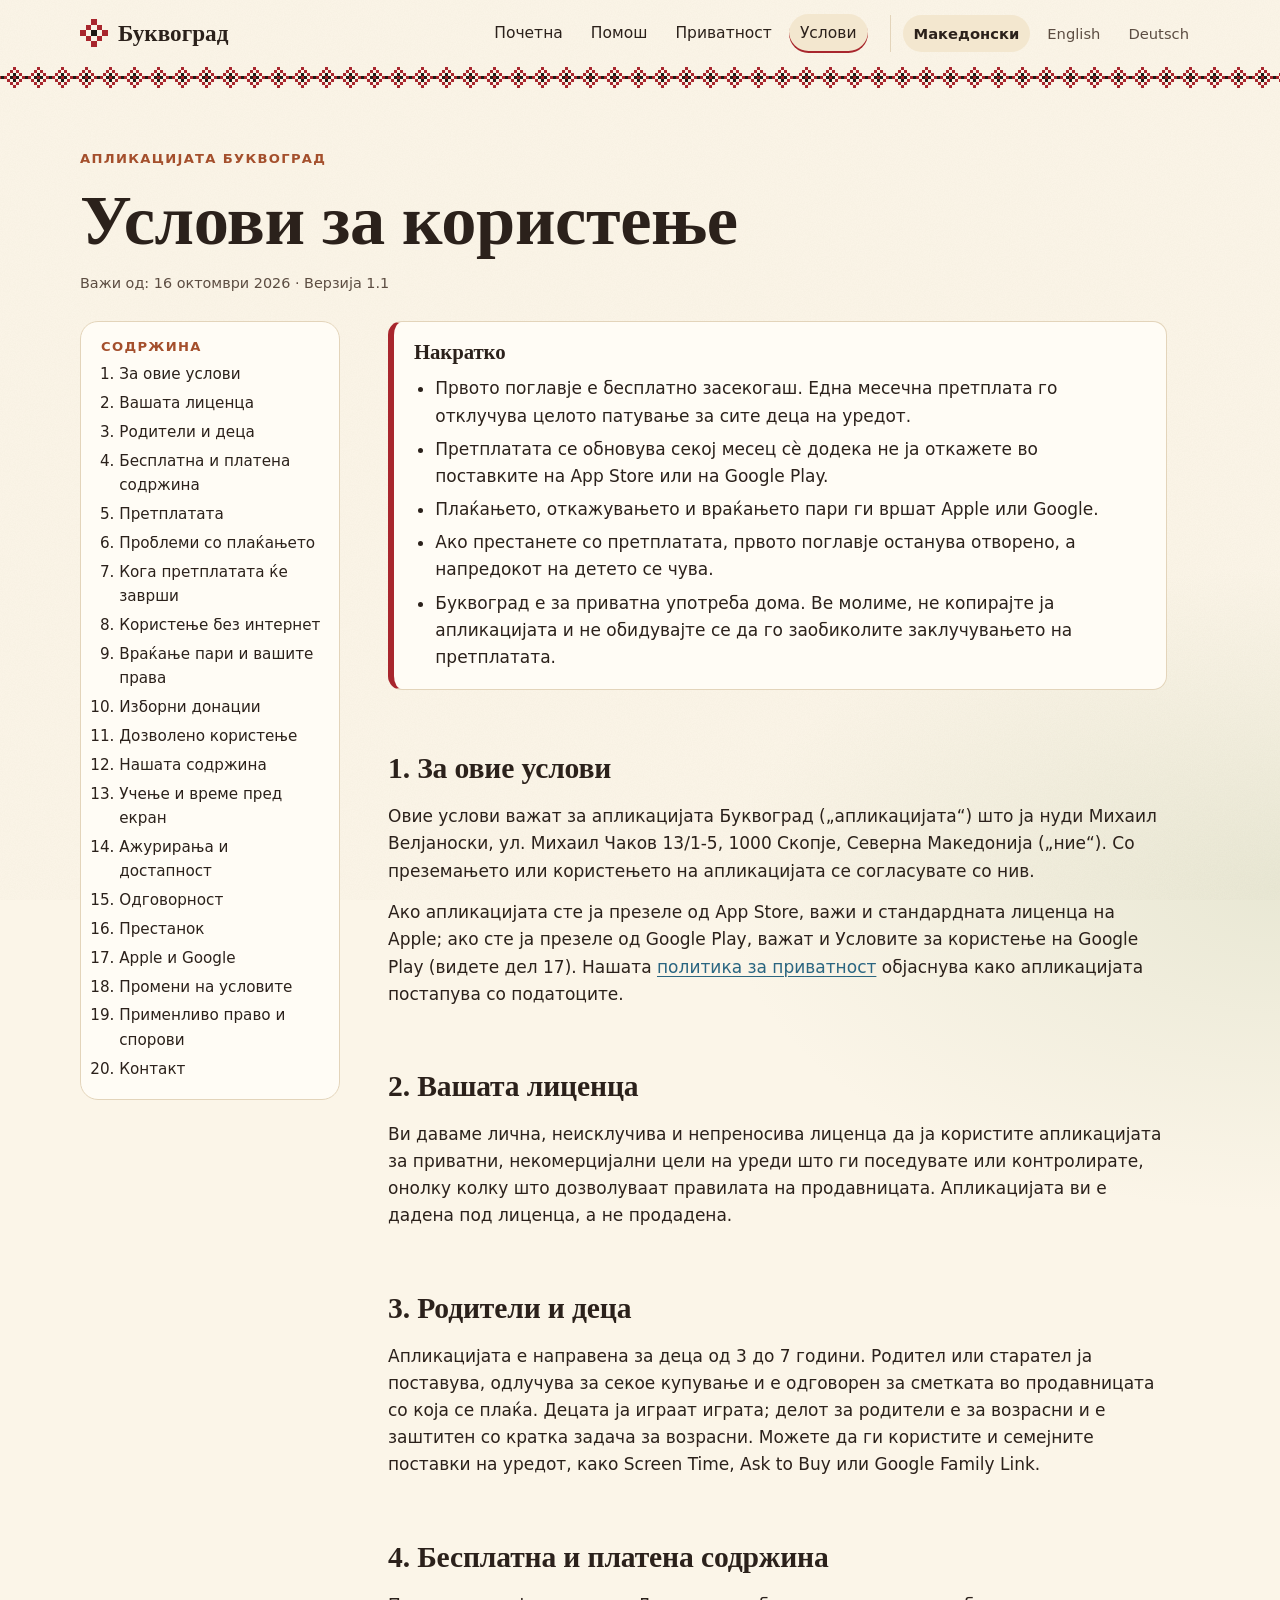
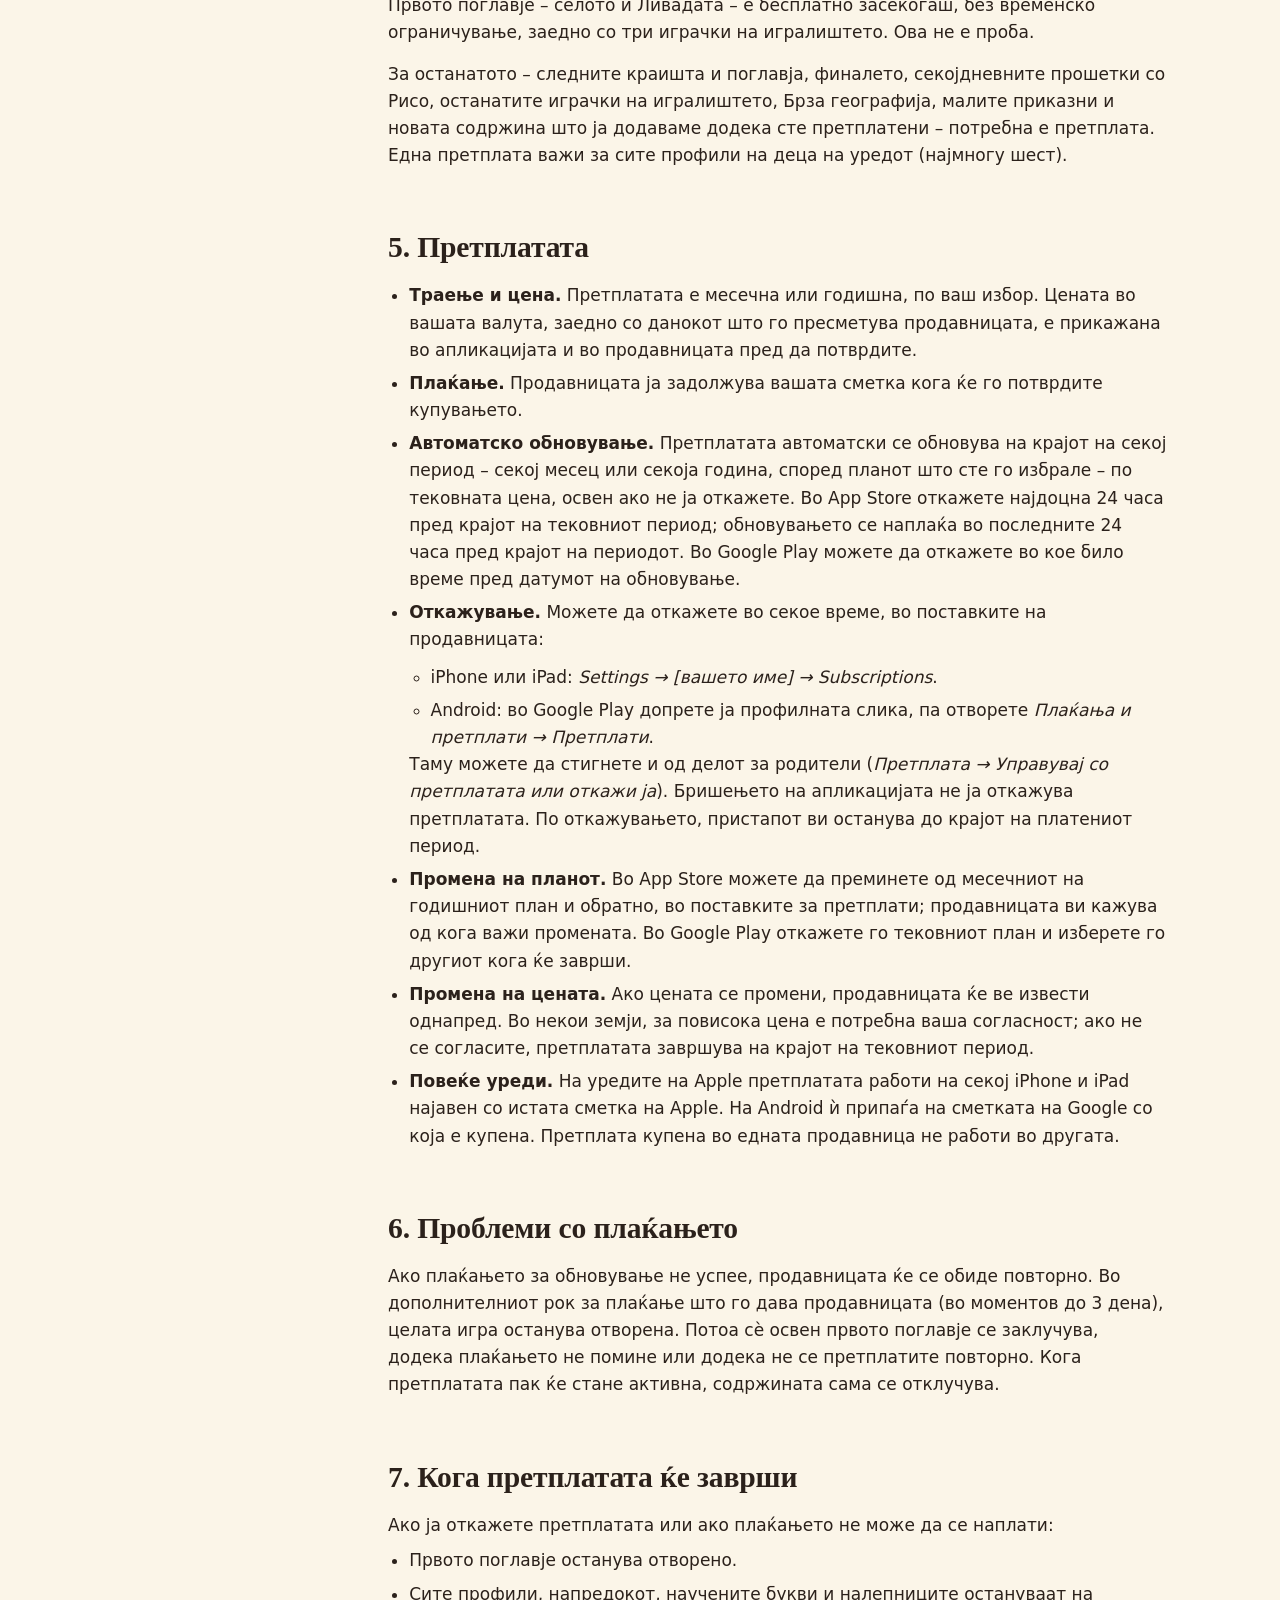
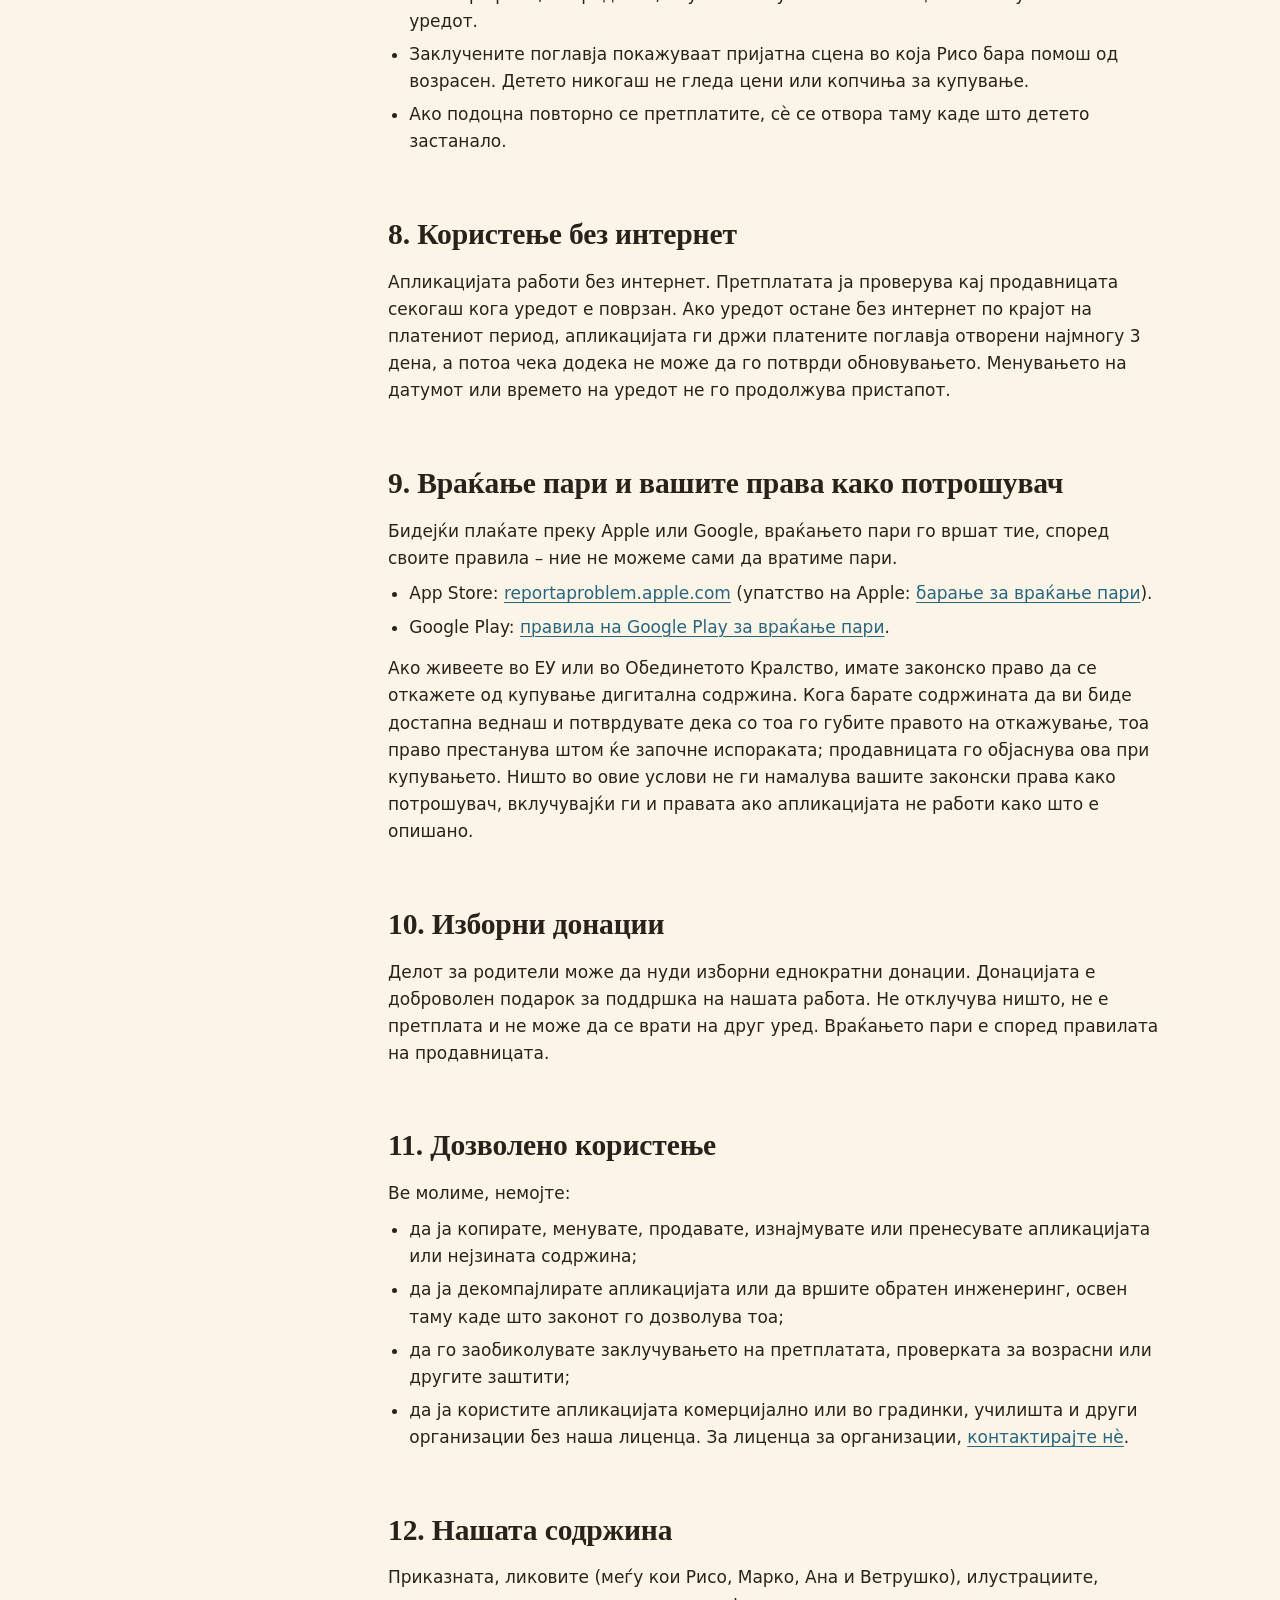
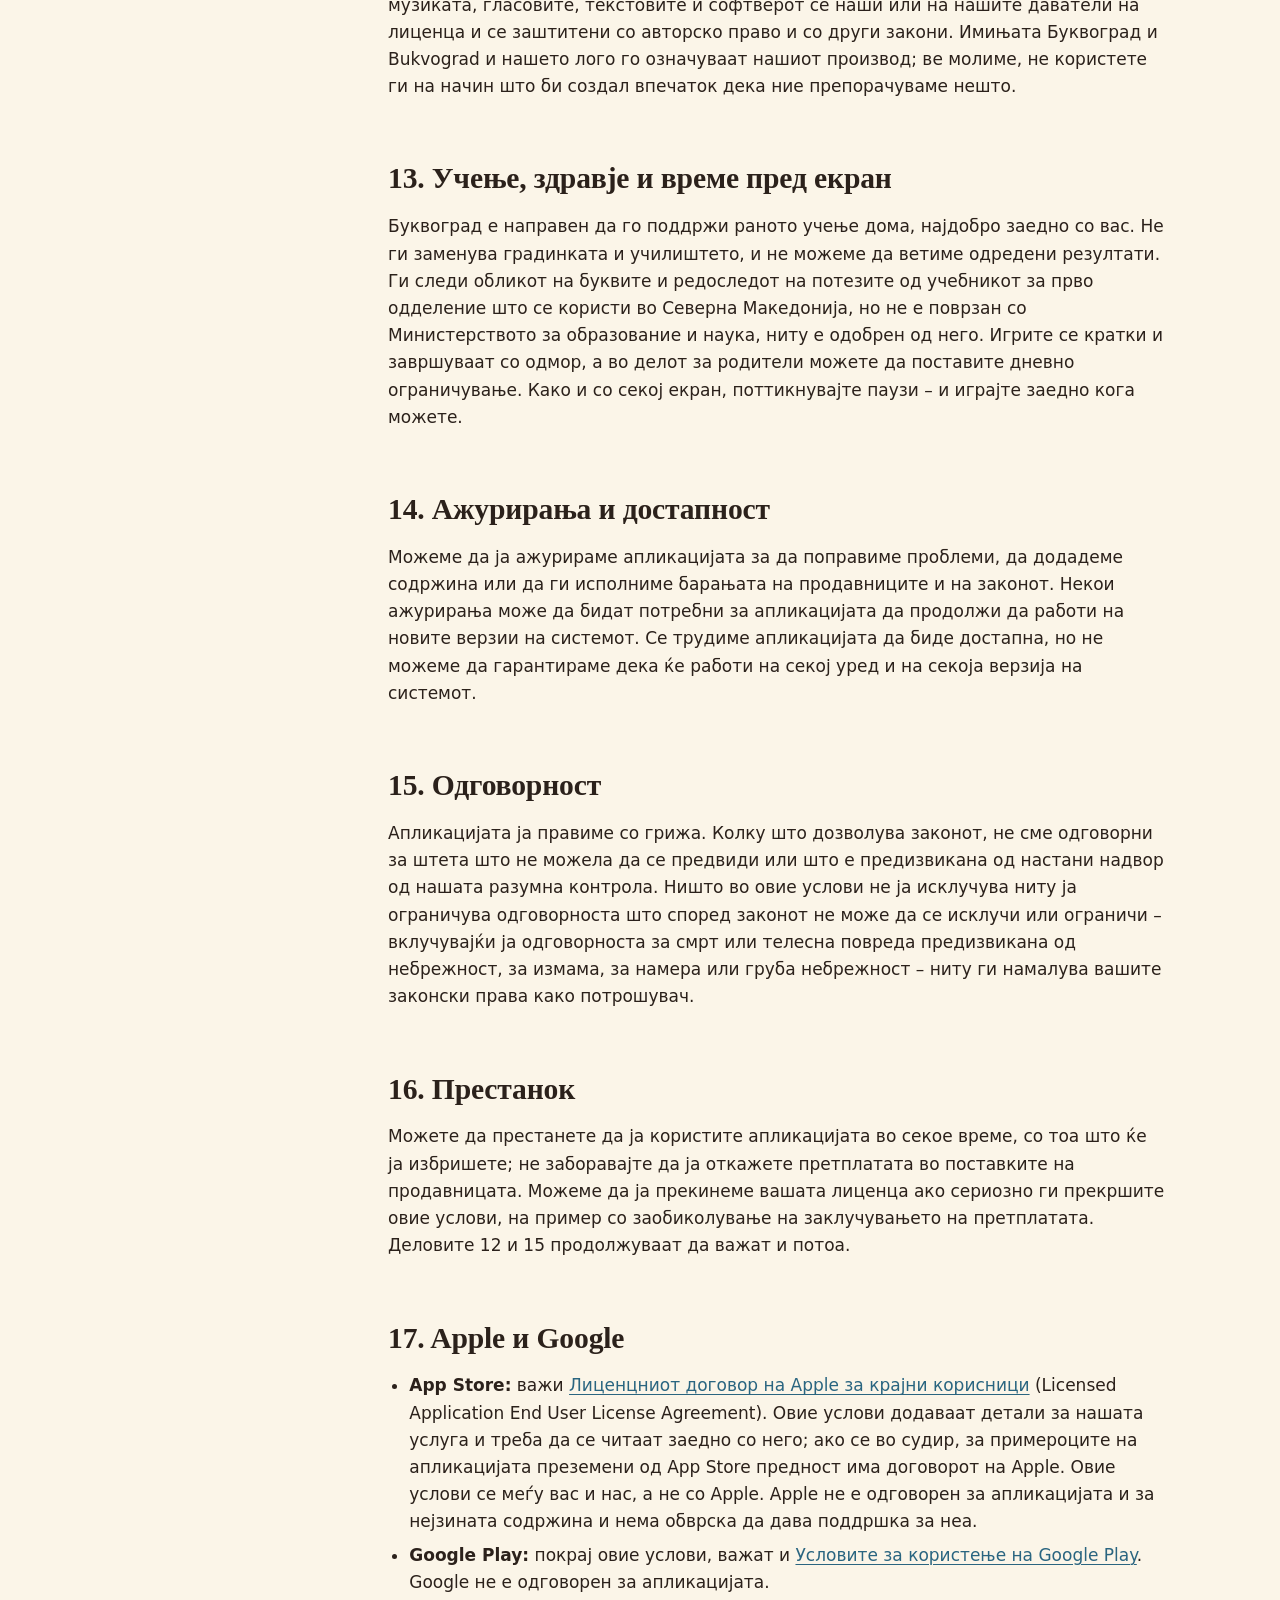
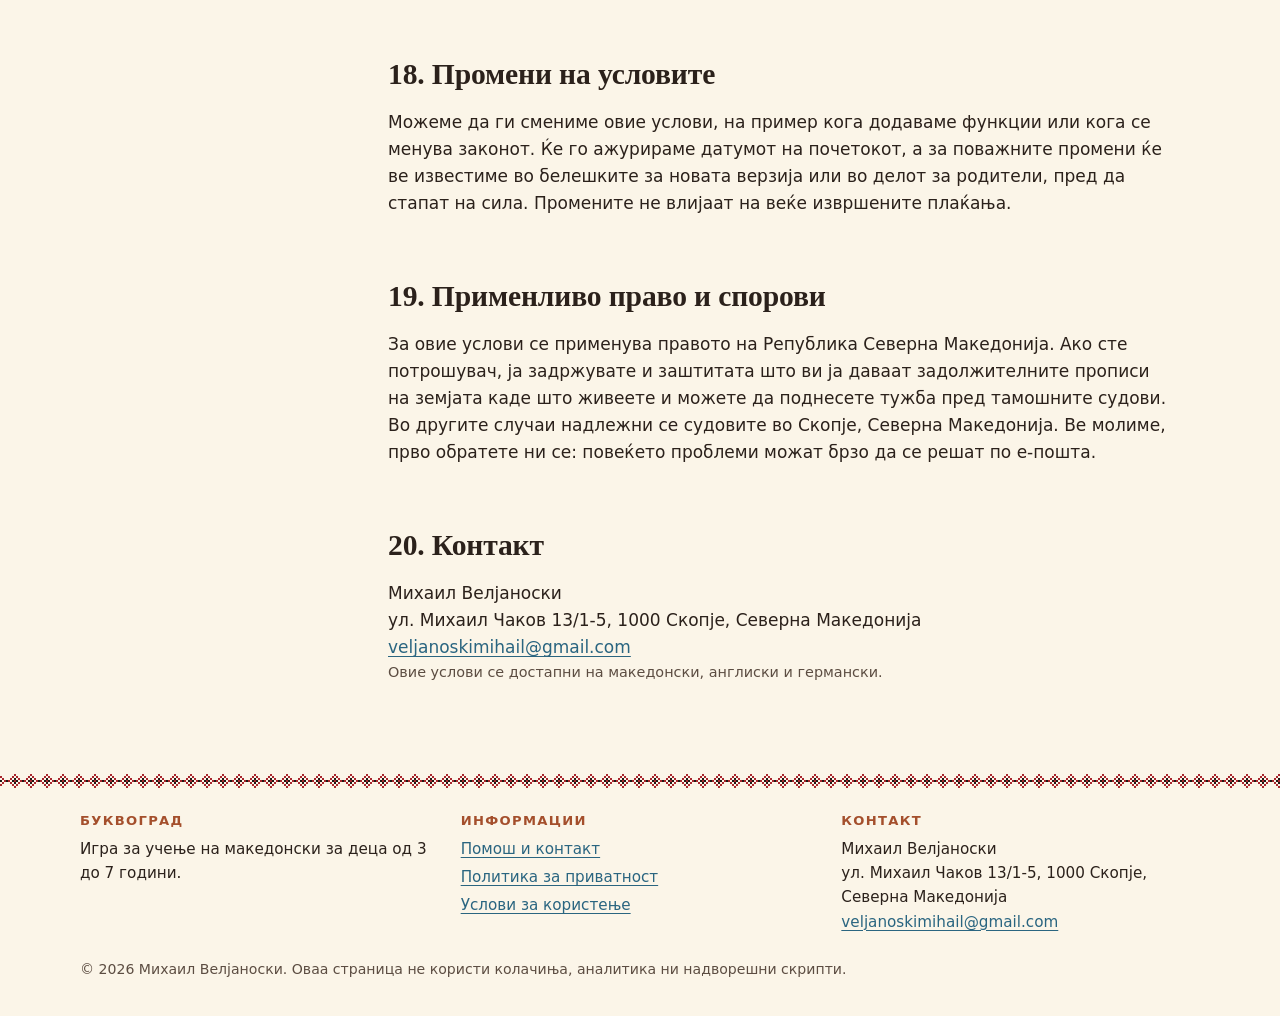
<file: mk/terms.html>
<!doctype html>
<html lang="mk">
<head>
<meta charset="utf-8">
<meta name="viewport" content="width=device-width, initial-scale=1">
<title>Услови за користење – Буквоград</title>
<meta name="description" content="Услови за користење на апликацијата Буквоград: првото поглавје бесплатно засекогаш, една месечна претплата за сите деца на уредот, обновување, откажување и враќање пари преку App Store или Google Play.">
<meta name="color-scheme" content="light dark">
<link rel="icon" href="../assets/favicon.svg" type="image/svg+xml">
<link rel="stylesheet" href="../assets/style.css">
</head>
<body>
<a class="skip" href="#main">Скокни до содржината</a>

<header class="site-header">
  <div class="wrap header-inner">
    <a class="brand" href="index.html"><span class="brand-mark" aria-hidden="true"></span><span>Буквоград</span></a>
    <div class="nav-row">
      <nav class="site-nav" aria-label="Главно мени">
        <ul>
          <li><a href="index.html">Почетна</a></li>
          <li><a href="support.html">Помош</a></li>
          <li><a href="privacy.html">Приватност</a></li>
          <li><a href="terms.html" aria-current="page">Услови</a></li>
        </ul>
      </nav>
      <nav class="lang" aria-label="Јазик">
        <ul>
          <li><a href="terms.html" hreflang="mk" lang="mk" aria-current="true">Македонски</a></li>
          <li><a href="../en/terms.html" hreflang="en" lang="en">English</a></li>
          <li><a href="../de/terms.html" hreflang="de" lang="de">Deutsch</a></li>
        </ul>
      </nav>
    </div>
  </div>
  <div class="vez-band" aria-hidden="true"></div>
</header>

<main id="main" class="doc">
  <div class="wrap">
    <div class="doc-head">
      <p class="eyebrow">Апликацијата Буквоград</p>
      <h1>Услови за користење</h1>
      <p class="doc-meta">Важи од: 16 октомври 2026 · Верзија 1.1</p>
    </div>

    <div class="doc-grid">
      <nav class="toc" aria-label="Содржина">
        <h2>Содржина</h2>
        <ol>
          <li><a href="#about">За овие услови</a></li>
          <li><a href="#licence">Вашата лиценца</a></li>
          <li><a href="#parents">Родители и деца</a></li>
          <li><a href="#free-paid">Бесплатна и платена содржина</a></li>
          <li><a href="#subscription">Претплатата</a></li>
          <li><a href="#billing">Проблеми со плаќањето</a></li>
          <li><a href="#lapse">Кога претплатата ќе заврши</a></li>
          <li><a href="#offline">Користење без интернет</a></li>
          <li><a href="#refunds">Враќање пари и вашите права</a></li>
          <li><a href="#tips">Изборни донации</a></li>
          <li><a href="#use">Дозволено користење</a></li>
          <li><a href="#content">Нашата содржина</a></li>
          <li><a href="#learning">Учење и време пред екран</a></li>
          <li><a href="#updates">Ажурирања и достапност</a></li>
          <li><a href="#liability">Одговорност</a></li>
          <li><a href="#ending">Престанок</a></li>
          <li><a href="#stores">Apple и Google</a></li>
          <li><a href="#changes">Промени на условите</a></li>
          <li><a href="#law">Применливо право и спорови</a></li>
          <li><a href="#contact">Контакт</a></li>
        </ol>
      </nav>

      <article class="prose">
        <section class="summary" aria-labelledby="short">
          <h2 id="short">Накратко</h2>
          <ul>
            <li>Првото поглавје е бесплатно засекогаш. Една месечна претплата го отклучува целото патување за сите деца на уредот.</li>
            <li>Претплатата се обновува секој месец сѐ додека не ја откажете во поставките на App Store или на Google Play.</li>
            <li>Плаќањето, откажувањето и враќањето пари ги вршат Apple или Google.</li>
            <li>Ако престанете со претплатата, првото поглавје останува отворено, а напредокот на детето се чува.</li>
            <li>Буквоград е за приватна употреба дома. Ве молиме, не копирајте ја апликацијата и не обидувајте се да го заобиколите заклучувањето на претплатата.</li>
          </ul>
        </section>

        <h2 id="about">1. За овие услови</h2>
        <p>Овие услови важат за апликацијата Буквоград („апликацијата“) што ја нуди Михаил Велјаноски, ул. Михаил Чаков 13/1-5, 1000 Скопје, Северна Македонија („ние“). Со преземањето или користењето на апликацијата се согласувате со нив.</p>
        <p>Ако апликацијата сте ја презеле од App Store, важи и стандардната лиценца на Apple; ако сте ја презеле од Google Play, важат и Условите за користење на Google Play (видете дел 17). Нашата <a href="privacy.html">политика за приватност</a> објаснува како апликацијата постапува со податоците.</p>

        <h2 id="licence">2. Вашата лиценца</h2>
        <p>Ви даваме лична, неисклучива и непреносива лиценца да ја користите апликацијата за приватни, некомерцијални цели на уреди што ги поседувате или контролирате, онолку колку што дозволуваат правилата на продавницата. Апликацијата ви е дадена под лиценца, а не продадена.</p>

        <h2 id="parents">3. Родители и деца</h2>
        <p>Апликацијата е направена за деца од 3 до 7 години. Родител или старател ја поставува, одлучува за секое купување и е одговорен за сметката во продавницата со која се плаќа. Децата ја играат играта; делот за родители е за возрасни и е заштитен со кратка задача за возрасни. Можете да ги користите и семејните поставки на уредот, како Screen Time, Ask to Buy или Google Family Link.</p>

        <h2 id="free-paid">4. Бесплатна и платена содржина</h2>
        <p>Првото поглавје – селото и Ливадата – е бесплатно засекогаш, без временско ограничување, заедно со три играчки на игралиштето. Ова не е проба.</p>
        <p>За останатото – следните краишта и поглавја, финалето, секојдневните прошетки со Рисо, останатите играчки на игралиштето, Брза географија, малите приказни и новата содржина што ја додаваме додека сте претплатени – потребна е претплата. Една претплата важи за сите профили на деца на уредот (најмногу шест).</p>

        <h2 id="subscription">5. Претплатата</h2>
        <ul>
          <li><strong>Траење и цена.</strong> Претплатата е месечна или годишна, по ваш избор. Цената во вашата валута, заедно со данокот што го пресметува продавницата, е прикажана во апликацијата и во продавницата пред да потврдите.</li>
          <li><strong>Плаќање.</strong> Продавницата ја задолжува вашата сметка кога ќе го потврдите купувањето.</li>
          <li><strong>Автоматско обновување.</strong> Претплатата автоматски се обновува на крајот на секој период – секој месец или секоја година, според планот што сте го избрале – по тековната цена, освен ако не ја откажете. Во App Store откажете најдоцна 24 часа пред крајот на тековниот период; обновувањето се наплаќа во последните 24 часа пред крајот на периодот. Во Google Play можете да откажете во кое било време пред датумот на обновување.</li>
          <li><strong>Откажување.</strong> Можете да откажете во секое време, во поставките на продавницата:
            <ul>
              <li>iPhone или iPad: <em>Settings → [вашето име] → Subscriptions</em>.</li>
              <li>Android: во Google Play допрете ја профилната слика, па отворете <em>Плаќања и претплати → Претплати</em>.</li>
            </ul>
            Таму можете да стигнете и од делот за родители (<em>Претплата → Управувај со претплатата или откажи ја</em>). Бришењето на апликацијата не ја откажува претплатата. По откажувањето, пристапот ви останува до крајот на платениот период.</li>
          <li><strong>Промена на планот.</strong> Во App Store можете да преминете од месечниот на годишниот план и обратно, во поставките за претплати; продавницата ви кажува од кога важи промената. Во Google Play откажете го тековниот план и изберете го другиот кога ќе заврши.</li>
          <li><strong>Промена на цената.</strong> Ако цената се промени, продавницата ќе ве извести однапред. Во некои земји, за повисока цена е потребна ваша согласност; ако не се согласите, претплатата завршува на крајот на тековниот период.</li>
          <li><strong>Повеќе уреди.</strong> На уредите на Apple претплатата работи на секој iPhone и iPad најавен со истата сметка на Apple. На Android ѝ припаѓа на сметката на Google со која е купена. Претплата купена во едната продавница не работи во другата.</li>
        </ul>

        <h2 id="billing">6. Проблеми со плаќањето</h2>
        <p>Ако плаќањето за обновување не успее, продавницата ќе се обиде повторно. Во дополнителниот рок за плаќање што го дава продавницата (во моментов до 3 дена), целата игра останува отворена. Потоа сѐ освен првото поглавје се заклучува, додека плаќањето не помине или додека не се претплатите повторно. Кога претплатата пак ќе стане активна, содржината сама се отклучува.</p>

        <h2 id="lapse">7. Кога претплатата ќе заврши</h2>
        <p>Ако ја откажете претплатата или ако плаќањето не може да се наплати:</p>
        <ul>
          <li>Првото поглавје останува отворено.</li>
          <li>Сите профили, напредокот, научените букви и налепниците остануваат на уредот.</li>
          <li>Заклучените поглавја покажуваат пријатна сцена во која Рисо бара помош од возрасен. Детето никогаш не гледа цени или копчиња за купување.</li>
          <li>Ако подоцна повторно се претплатите, сѐ се отвора таму каде што детето застанало.</li>
        </ul>

        <h2 id="offline">8. Користење без интернет</h2>
        <p>Апликацијата работи без интернет. Претплатата ја проверува кај продавницата секогаш кога уредот е поврзан. Ако уредот остане без интернет по крајот на платениот период, апликацијата ги држи платените поглавја отворени најмногу 3 дена, а потоа чека додека не може да го потврди обновувањето. Менувањето на датумот или времето на уредот не го продолжува пристапот.</p>

        <h2 id="refunds">9. Враќање пари и вашите права како потрошувач</h2>
        <p>Бидејќи плаќате преку Apple или Google, враќањето пари го вршат тие, според своите правила – ние не можеме сами да вратиме пари.</p>
        <ul>
          <li>App Store: <a href="https://reportaproblem.apple.com">reportaproblem.apple.com</a> (упатство на Apple: <a href="https://support.apple.com/118223">барање за враќање пари</a>).</li>
          <li>Google Play: <a href="https://support.google.com/googleplay/answer/2479637">правила на Google Play за враќање пари</a>.</li>
        </ul>
        <p>Ако живеете во ЕУ или во Обединетото Кралство, имате законско право да се откажете од купување дигитална содржина. Кога барате содржината да ви биде достапна веднаш и потврдувате дека со тоа го губите правото на откажување, тоа право престанува штом ќе започне испораката; продавницата го објаснува ова при купувањето. Ништо во овие услови не ги намалува вашите законски права како потрошувач, вклучувајќи ги и правата ако апликацијата не работи како што е опишано.</p>

        <h2 id="tips">10. Изборни донации</h2>
        <p>Делот за родители може да нуди изборни еднократни донации. Донацијата е доброволен подарок за поддршка на нашата работа. Не отклучува ништо, не е претплата и не може да се врати на друг уред. Враќањето пари е според правилата на продавницата.</p>

        <h2 id="use">11. Дозволено користење</h2>
        <p>Ве молиме, немојте:</p>
        <ul>
          <li>да ја копирате, менувате, продавате, изнајмувате или пренесувате апликацијата или нејзината содржина;</li>
          <li>да ја декомпајлирате апликацијата или да вршите обратен инженеринг, освен таму каде што законот го дозволува тоа;</li>
          <li>да го заобиколувате заклучувањето на претплатата, проверката за возрасни или другите заштити;</li>
          <li>да ја користите апликацијата комерцијално или во градинки, училишта и други организации без наша лиценца. За лиценца за организации, <a href="support.html#contact">контактирајте нѐ</a>.</li>
        </ul>

        <h2 id="content">12. Нашата содржина</h2>
        <p>Приказната, ликовите (меѓу кои Рисо, Марко, Ана и Ветрушко), илустрациите, музиката, гласовите, текстовите и софтверот се наши или на нашите даватели на лиценца и се заштитени со авторско право и со други закони. Имињата Буквоград и Bukvograd и нашето лого го означуваат нашиот производ; ве молиме, не користете ги на начин што би создал впечаток дека ние препорачуваме нешто.</p>

        <h2 id="learning">13. Учење, здравје и време пред екран</h2>
        <p>Буквоград е направен да го поддржи раното учење дома, најдобро заедно со вас. Не ги заменува градинката и училиштето, и не можеме да ветиме одредени резултати. Ги следи обликот на буквите и редоследот на потезите од учебникот за прво одделение што се користи во Северна Македонија, но не е поврзан со Министерството за образование и наука, ниту е одобрен од него. Игрите се кратки и завршуваат со одмор, а во делот за родители можете да поставите дневно ограничување. Како и со секој екран, поттикнувајте паузи – и играјте заедно кога можете.</p>

        <h2 id="updates">14. Ажурирања и достапност</h2>
        <p>Можеме да ја ажурираме апликацијата за да поправиме проблеми, да додадеме содржина или да ги исполниме барањата на продавниците и на законот. Некои ажурирања може да бидат потребни за апликацијата да продолжи да работи на новите верзии на системот. Се трудиме апликацијата да биде достапна, но не можеме да гарантираме дека ќе работи на секој уред и на секоја верзија на системот.</p>

        <h2 id="liability">15. Одговорност</h2>
        <p>Апликацијата ја правиме со грижа. Колку што дозволува законот, не сме одговорни за штета што не можела да се предвиди или што е предизвикана од настани надвор од нашата разумна контрола. Ништо во овие услови не ја исклучува ниту ја ограничува одговорноста што според законот не може да се исклучи или ограничи – вклучувајќи ја одговорноста за смрт или телесна повреда предизвикана од небрежност, за измама, за намера или груба небрежност – ниту ги намалува вашите законски права како потрошувач.</p>

        <h2 id="ending">16. Престанок</h2>
        <p>Можете да престанете да ја користите апликацијата во секое време, со тоа што ќе ја избришете; не заборавајте да ја откажете претплатата во поставките на продавницата. Можеме да ја прекинеме вашата лиценца ако сериозно ги прекршите овие услови, на пример со заобиколување на заклучувањето на претплатата. Деловите 12 и 15 продолжуваат да важат и потоа.</p>

        <h2 id="stores">17. Apple и Google</h2>
        <ul>
          <li><strong>App Store:</strong> важи <a href="https://www.apple.com/legal/internet-services/itunes/dev/stdeula/">Лиценцниот договор на Apple за крајни корисници</a> (Licensed Application End User License Agreement). Овие услови додаваат детали за нашата услуга и треба да се читаат заедно со него; ако се во судир, за примероците на апликацијата преземени од App Store предност има договорот на Apple. Овие услови се меѓу вас и нас, а не со Apple. Apple не е одговорен за апликацијата и за нејзината содржина и нема обврска да дава поддршка за неа.</li>
          <li><strong>Google Play:</strong> покрај овие услови, важат и <a href="https://play.google.com/about/play-terms/">Условите за користење на Google Play</a>. Google не е одговорен за апликацијата.</li>
        </ul>

        <h2 id="changes">18. Промени на условите</h2>
        <p>Можеме да ги смениме овие услови, на пример кога додаваме функции или кога се менува законот. Ќе го ажурираме датумот на почетокот, а за поважните промени ќе ве известиме во белешките за новата верзија или во делот за родители, пред да стапат на сила. Промените не влијаат на веќе извршените плаќања.</p>

        <h2 id="law">19. Применливо право и спорови</h2>
        <p>За овие услови се применува правото на Република Северна Македонија. Ако сте потрошувач, ја задржувате и заштитата што ви ја даваат задолжителните прописи на земјата каде што живеете и можете да поднесете тужба пред тамошните судови. Во другите случаи надлежни се судовите во Скопје, Северна Македонија. Ве молиме, прво обратете ни се: повеќето проблеми можат брзо да се решат по е-пошта.</p>

        <h2 id="contact">20. Контакт</h2>
        <address>Михаил Велјаноски<br>ул. Михаил Чаков 13/1-5, 1000 Скопје, Северна Македонија<br><a href="mailto:veljanoskimihail@gmail.com">veljanoskimihail@gmail.com</a></address>
        <p class="muted small">Овие услови се достапни на македонски, англиски и германски.</p>
      </article>
    </div>
  </div>
</main>

<footer class="site-footer">
  <div class="vez-band thin" aria-hidden="true"></div>
  <div class="wrap">
    <div class="footer-grid">
      <div>
        <h2>Буквоград</h2>
        <p>Игра за учење на македонски за деца од 3 до 7 години.</p>
      </div>
      <nav aria-label="Информации">
        <h2>Информации</h2>
        <ul>
          <li><a href="support.html">Помош и контакт</a></li>
          <li><a href="privacy.html">Политика за приватност</a></li>
          <li><a href="terms.html" aria-current="page">Услови за користење</a></li>
        </ul>
      </nav>
      <div>
        <h2>Контакт</h2>
        <address>Михаил Велјаноски<br>ул. Михаил Чаков 13/1-5, 1000 Скопје, Северна Македонија<br><a href="mailto:veljanoskimihail@gmail.com">veljanoskimihail@gmail.com</a></address>
      </div>
    </div>
    <p class="fine">© 2026 Михаил Велјаноски. Оваа страница не користи колачиња, аналитика ни надворешни скрипти.</p>
  </div>
</footer>
</body>
</html>
</file>
<file: assets/style.css>
/* Буквоград — public website. One stylesheet, no build step, no external resources.
   Look: warm gouache paper, terracotta / ochre / sage / lake blue, embroidery (вез) red and black.
   Fonts: system stacks only (self-hosted fonts can be added later). Every stack starts with
   faces that include Cyrillic, so Macedonian text never mixes fonts inside a word. */

:root {
  --paper: #FBF5E8;
  --paper-deep: #F3E7CF;
  --card: #FFFCF5;
  --ink: #2B211B;
  --ink-soft: #5C4D42;
  --vez: #A8262D;
  --on-vez: #FFF8EE;
  --lake: #2A6580;
  --olive: #56683C;
  --terra: #A44F2C;
  --ochre: #C8962E;
  --sage: #A9B98F;
  --plum: #5A3B4F;
  --rule: #E3D4BA;
  --shadow: 0 1px 0 rgba(90, 59, 79, 0.06), 0 10px 28px -14px rgba(90, 59, 79, 0.35);
  --wash-1: rgba(200, 150, 46, 0.16);
  --wash-2: rgba(169, 185, 143, 0.22);
  --wash-3: rgba(42, 101, 128, 0.10);
  --grain-opacity: 0.55;

  --font-body: system-ui, -apple-system, "Segoe UI", Roboto, "Noto Sans", "Helvetica Neue", Arial, sans-serif;
  --font-display: ui-serif, "New York", "Palatino Linotype", Palatino, "Book Antiqua", Georgia, "Noto Serif", serif;

  --step--1: 0.9rem;
  --step-0: 1.0625rem;
  --step-1: 1.25rem;
  --step-2: clamp(1.45rem, 1.2rem + 1vw, 1.85rem);
  --step-3: clamp(1.8rem, 1.35rem + 2vw, 2.6rem);
  --step-4: clamp(2.5rem, 1.6rem + 4.2vw, 4.4rem);

  --radius-art: 26px 34px 28px 38px / 32px 26px 38px 28px;
  --radius-card: 18px;
  --gutter: 16px;
  --max: 1120px;

  --band: url("data:image/svg+xml,%3Csvg xmlns='http://www.w3.org/2000/svg' viewBox='0 0 8 7' shape-rendering='crispEdges'%3E%3Cpath fill='%23A8262D' d='M3 0h1v1h-1zM2 1h1v1h-1zM4 1h1v1h-1zM1 2h1v1h-1zM5 2h1v1h-1zM0 3h1v1h-1zM3 3h1v1h-1zM6 3h1v1h-1zM1 4h1v1h-1zM5 4h1v1h-1zM2 5h1v1h-1zM4 5h1v1h-1zM3 6h1v1h-1z'/%3E%3Cpath fill='%231E1915' d='M3 2h1v1h-1zM2 3h1v1h-1zM4 3h1v1h-1zM3 4h1v1h-1zM7 3h1v1h-1z'/%3E%3C/svg%3E");
  --diamond: url("data:image/svg+xml,%3Csvg xmlns='http://www.w3.org/2000/svg' viewBox='0 0 5 5' shape-rendering='crispEdges'%3E%3Cpath fill='%23A8262D' d='M2 0h1v1h-1zM1 1h1v1h-1zM3 1h1v1h-1zM0 2h1v1h-1zM4 2h1v1h-1zM1 3h1v1h-1zM3 3h1v1h-1zM2 4h1v1h-1z'/%3E%3Cpath fill='%231E1915' d='M2 2h1v1h-1z'/%3E%3C/svg%3E");
  --grain: url("data:image/svg+xml,%3Csvg xmlns='http://www.w3.org/2000/svg' width='180' height='180'%3E%3Cfilter id='n'%3E%3CfeTurbulence type='fractalNoise' baseFrequency='.85' numOctaves='3' stitchTiles='stitch'/%3E%3CfeColorMatrix values='0 0 0 0 .36 0 0 0 0 .25 0 0 0 0 .16 0 0 0 .07 0'/%3E%3C/filter%3E%3Crect width='100%25' height='100%25' filter='url(%23n)'/%3E%3C/svg%3E");

  color-scheme: light;
}

@media (prefers-color-scheme: dark) {
  :root {
    --paper: #1D1714;
    --paper-deep: #261E1A;
    --card: #2B231E;
    --ink: #F4EBDD;
    --ink-soft: #CFC0AE;
    --vez: #EE8389;
    --on-vez: #1D1714;
    --lake: #8CC4DD;
    --olive: #B3C68F;
    --terra: #E3946E;
    --ochre: #D9AE57;
    --sage: #7F936A;
    --plum: #C9A9BC;
    --rule: #3D322B;
    --shadow: 0 1px 0 rgba(0, 0, 0, 0.25), 0 12px 30px -16px rgba(0, 0, 0, 0.7);
    --wash-1: rgba(217, 174, 87, 0.10);
    --wash-2: rgba(127, 147, 106, 0.12);
    --wash-3: rgba(140, 196, 221, 0.07);
    --grain-opacity: 0.35;
    --band: url("data:image/svg+xml,%3Csvg xmlns='http://www.w3.org/2000/svg' viewBox='0 0 8 7' shape-rendering='crispEdges'%3E%3Cpath fill='%23E0646A' d='M3 0h1v1h-1zM2 1h1v1h-1zM4 1h1v1h-1zM1 2h1v1h-1zM5 2h1v1h-1zM0 3h1v1h-1zM3 3h1v1h-1zM6 3h1v1h-1zM1 4h1v1h-1zM5 4h1v1h-1zM2 5h1v1h-1zM4 5h1v1h-1zM3 6h1v1h-1z'/%3E%3Cpath fill='%23F3EADB' d='M3 2h1v1h-1zM2 3h1v1h-1zM4 3h1v1h-1zM3 4h1v1h-1zM7 3h1v1h-1z'/%3E%3C/svg%3E");
    --diamond: url("data:image/svg+xml,%3Csvg xmlns='http://www.w3.org/2000/svg' viewBox='0 0 5 5' shape-rendering='crispEdges'%3E%3Cpath fill='%23E0646A' d='M2 0h1v1h-1zM1 1h1v1h-1zM3 1h1v1h-1zM0 2h1v1h-1zM4 2h1v1h-1zM1 3h1v1h-1zM3 3h1v1h-1zM2 4h1v1h-1z'/%3E%3Cpath fill='%23F3EADB' d='M2 2h1v1h-1z'/%3E%3C/svg%3E");
    color-scheme: dark;
  }
}

/* ---------- Base ---------- */

*, *::before, *::after { box-sizing: border-box; }

html { -webkit-text-size-adjust: 100%; text-size-adjust: 100%; }

body {
  margin: 0;
  background-color: var(--paper);
  background-image:
    radial-gradient(1200px 600px at 8% -10%, var(--wash-1), transparent 60%),
    radial-gradient(900px 520px at 100% 12%, var(--wash-2), transparent 62%),
    radial-gradient(900px 700px at 50% 120%, var(--wash-3), transparent 60%);
  color: var(--ink);
  font-family: var(--font-body);
  font-size: var(--step-0);
  line-height: 1.6;
  overflow-x: hidden;
}

/* Paper grain sits above the washes, below the content, and never catches clicks. */
body::before {
  content: "";
  position: fixed;
  inset: 0;
  background-image: var(--grain);
  opacity: var(--grain-opacity);
  pointer-events: none;
  z-index: 0;
}

body > * { position: relative; z-index: 1; }

img { display: block; max-width: 100%; height: auto; }

a { color: var(--lake); text-underline-offset: 0.18em; text-decoration-thickness: 1px; }
a:hover { text-decoration-thickness: 2px; }

:focus-visible { outline: 3px solid var(--lake); outline-offset: 3px; border-radius: 4px; }

h1, h2, h3 {
  font-family: var(--font-display);
  line-height: 1.12;
  margin: 0;
  text-wrap: balance;
  /* Long German compounds (Datenschutzerklärung) must not push a phone screen wider. */
  overflow-wrap: anywhere;
  hyphens: auto;
  font-weight: 700;
  letter-spacing: -0.005em;
}
h1 { font-size: var(--step-4); }
h2 { font-size: var(--step-3); }
h3 { font-size: var(--step-1); }

p { margin: 0; }
p + p { margin-top: 0.85em; }

ul, ol { margin: 0; padding-left: 1.25em; }
li + li { margin-top: 0.35em; }

strong { font-weight: 700; }

.wrap { width: min(100% - 2 * var(--gutter), var(--max)); margin-inline: auto; }

.visually-hidden {
  position: absolute !important;
  width: 1px; height: 1px;
  padding: 0; margin: -1px;
  overflow: hidden; clip: rect(0 0 0 0);
  white-space: nowrap; border: 0;
}

.skip {
  position: absolute;
  left: var(--gutter);
  top: -100px;
  z-index: 10;
  background: var(--card);
  color: var(--ink);
  padding: 10px 16px;
  border-radius: 10px;
  box-shadow: var(--shadow);
}
.skip:focus { top: 12px; }

/* ---------- Embroidery ---------- */

.vez-band {
  height: 21px;
  background-image: var(--band);
  background-size: 24px 21px;
  background-repeat: repeat-x;
  background-position: center;
}
.vez-band.thin { height: 14px; background-size: 16px 14px; }

.stitch-rule {
  border: 0;
  height: 14px;
  margin: 0;
  background-image: var(--band);
  background-size: 16px 14px;
  background-repeat: repeat-x;
  background-position: center;
  opacity: 0.9;
}

.diamond-list { list-style: none; padding: 0; }
.diamond-list li { position: relative; padding-left: 1.6em; }
.diamond-list li::before {
  content: "";
  position: absolute;
  left: 0;
  top: 0.42em;
  width: 0.85em;
  height: 0.85em;
  background-image: var(--diamond);
  background-size: contain;
  background-repeat: no-repeat;
}

/* ---------- Header ---------- */

.site-header { padding-top: 14px; }
.header-inner {
  display: flex;
  flex-wrap: wrap;
  align-items: center;
  justify-content: space-between;
  gap: 10px 24px;
  padding-bottom: 14px;
}

.brand {
  display: inline-flex;
  align-items: center;
  gap: 10px;
  color: var(--ink);
  text-decoration: none;
  font-family: var(--font-display);
  font-weight: 700;
  font-size: 1.45rem;
  line-height: 1;
}
.brand-mark {
  width: 28px; height: 28px;
  flex: none;
  background-image: var(--diamond);
  background-size: contain;
  background-repeat: no-repeat;
}

.nav-row { display: flex; flex-wrap: wrap; align-items: center; gap: 8px 22px; }

.site-nav ul, .lang ul {
  list-style: none;
  margin: 0;
  padding: 0;
  display: flex;
  flex-wrap: wrap;
  gap: 4px 6px;
}
.site-nav li + li, .lang li + li { margin-top: 0; }

.site-nav a, .lang a {
  display: inline-block;
  padding: 7px 11px;
  border-radius: 999px;
  color: var(--ink);
  text-decoration: none;
  font-size: 0.97rem;
}
.site-nav a:hover, .lang a:hover { background: var(--paper-deep); }
.site-nav a[aria-current="page"] {
  background: var(--paper-deep);
  box-shadow: inset 0 -2px 0 var(--vez);
}

.lang { border-left: 1px solid var(--rule); padding-left: 12px; }
.lang a { font-size: 0.92rem; color: var(--ink-soft); }
.lang a[aria-current="true"] { color: var(--ink); font-weight: 700; background: var(--paper-deep); }

@media (max-width: 640px) {
  .header-inner { flex-direction: column; align-items: flex-start; }
  .lang { border-left: 0; padding-left: 0; }
  .site-nav a, .lang a { padding: 7px 10px; }
}

/* ---------- Layout blocks ---------- */

main { display: block; }

.section { padding-block: clamp(44px, 6vw, 84px); }
.section.tint {
  background: color-mix(in srgb, var(--paper-deep) 70%, transparent);
  border-block: 1px solid var(--rule);
}
@supports not (background: color-mix(in srgb, red 50%, blue)) {
  .section.tint { background: var(--paper-deep); }
}

.section-head { display: grid; gap: 12px; align-content: start; max-width: 70ch; margin-bottom: clamp(24px, 3.5vw, 40px); }
.eyebrow {
  font-size: 0.82rem;
  letter-spacing: 0.1em;
  text-transform: uppercase;
  color: var(--terra);
  font-weight: 700;
}
.lede { font-size: var(--step-1); line-height: 1.55; max-width: 62ch; }
.muted { color: var(--ink-soft); }
.small { font-size: var(--step--1); }

.grid { display: grid; gap: clamp(16px, 2.4vw, 26px); }
.grid.two { grid-template-columns: repeat(auto-fit, minmax(min(100%, 340px), 1fr)); }
.grid.three { grid-template-columns: repeat(auto-fit, minmax(min(100%, 300px), 1fr)); }
.grid.four { grid-template-columns: repeat(auto-fit, minmax(min(100%, 220px), 1fr)); }
/* Four picture cards: two by two on wide screens, one column on phones (never three and one). */
.grid.pairs { grid-template-columns: 1fr; }
@media (min-width: 760px) { .grid.pairs { grid-template-columns: 1fr 1fr; } }

.card {
  background: var(--card);
  border: 1px solid var(--rule);
  border-radius: var(--radius-card);
  padding: clamp(18px, 2.4vw, 26px);
  box-shadow: var(--shadow);
  display: grid;
  align-content: start;
  gap: 10px;
  min-width: 0;
}
.card h3 { font-size: 1.28rem; }

/* ---------- Art ---------- */

.art {
  margin: 0;
  position: relative;
  border-radius: var(--radius-art);
  overflow: hidden;
  background:
    radial-gradient(120% 90% at 20% 15%, rgba(255, 255, 255, 0.55), transparent 55%),
    linear-gradient(160deg, #EBD9B4, #D9C49A 45%, #C9B98F 70%, #B8C2A0);
  box-shadow: var(--shadow);
  min-width: 0;
}
.art img { width: 100%; height: 100%; object-fit: cover; }
.art.land { aspect-ratio: 7 / 3; }
.art.square { aspect-ratio: 1 / 1; }
.art.portrait { aspect-ratio: 3 / 4; }
.art.wide { aspect-ratio: 16 / 9; }
.art.tall-land { aspect-ratio: 4 / 3; }

.art .tag {
  position: absolute;
  left: 10px;
  bottom: 10px;
  background: rgba(255, 252, 245, 0.92);
  color: #2B211B;
  font-size: 0.75rem;
  letter-spacing: 0.04em;
  padding: 3px 9px;
  border-radius: 999px;
}

figcaption { margin-top: 8px; font-size: var(--step--1); color: var(--ink-soft); }

/* Small utilities (kept here so pages need no inline styles and work under a strict CSP). */
.art img.pos-top { object-position: 50% 18%; }
.mt-lg { margin-top: 28px; }
.mb-0 { margin-bottom: 0; }
.self-center { align-self: center; }

/* ---------- Hero ---------- */

.hero { padding-block: clamp(28px, 5vw, 64px) clamp(36px, 6vw, 72px); }
.hero-grid { display: grid; gap: clamp(24px, 4vw, 48px); align-items: center; }
@media (min-width: 900px) { .hero-grid { grid-template-columns: minmax(0, 1fr) minmax(0, 1.12fr); } }
.hero-copy { display: grid; gap: 18px; }
.hero h1 { color: var(--ink); }
.hero h1 .accent { color: var(--vez); }
.hero .lede { max-width: 54ch; }

.store-note { display: flex; flex-wrap: wrap; gap: 10px; align-items: center; margin-top: 6px; }
.badge {
  display: inline-flex;
  align-items: center;
  gap: 8px;
  padding: 10px 16px;
  border-radius: 14px;
  background: var(--ink);
  color: var(--paper);
  font-weight: 700;
  font-size: 0.98rem;
  line-height: 1.2;
}
.badge small { display: block; font-weight: 400; font-size: 0.78rem; opacity: 0.85; }

.button {
  display: inline-block;
  padding: 12px 20px;
  border-radius: 999px;
  background: var(--vez);
  color: var(--on-vez);
  font-weight: 700;
  text-decoration: none;
}
.button:hover { filter: brightness(1.05); text-decoration: none; }
.button.ghost { background: transparent; color: var(--ink); box-shadow: inset 0 0 0 2px var(--rule); }

/* ---------- Promise ---------- */

.promise {
  list-style: none;
  padding: 0;
  margin: 0;
  display: grid;
  gap: 12px;
  grid-template-columns: repeat(auto-fit, minmax(min(100%, 300px), 1fr));
}
.promise li {
  margin: 0;
  background: var(--card);
  border: 1px solid var(--rule);
  border-radius: 14px;
  padding: 14px 16px 14px 46px;
  position: relative;
  font-weight: 700;
  line-height: 1.35;
}
.promise li span { display: block; font-weight: 400; color: var(--ink-soft); font-size: 0.94rem; margin-top: 2px; }
.promise li::before {
  content: "";
  position: absolute;
  left: 16px;
  top: 17px;
  width: 18px;
  height: 18px;
  background-image: var(--diamond);
  background-size: contain;
  background-repeat: no-repeat;
}

/* ---------- Lands ---------- */

.lands { display: grid; gap: clamp(16px, 2.4vw, 24px); grid-template-columns: minmax(0, 1fr); }
/* Eight lands: 2 × 4 or 4 × 2, never a row with a gap. */
@media (min-width: 560px) { .lands { grid-template-columns: repeat(2, minmax(0, 1fr)); } }
@media (min-width: 1100px) { .lands { grid-template-columns: repeat(4, minmax(0, 1fr)); } }
.land-card { display: grid; gap: 10px; align-content: start; min-width: 0; }
.land-card .num { font-size: 0.8rem; letter-spacing: 0.08em; text-transform: uppercase; color: var(--olive); font-weight: 700; }
.land-card h3 { font-size: 1.25rem; }
.letters {
  font-family: var(--font-display);
  font-weight: 700;
  font-size: 1.35rem;
  letter-spacing: 0.14em;
  color: var(--vez);
}
.letters.words { font-size: 1.12rem; letter-spacing: 0.02em; }
.pill {
  display: inline-block;
  font-size: 0.74rem;
  letter-spacing: 0.06em;
  text-transform: uppercase;
  border: 1px solid currentColor;
  color: var(--olive);
  padding: 1px 8px;
  border-radius: 999px;
  margin-left: 6px;
  vertical-align: 2px;
}

/* ---------- Characters ---------- */

.cast { display: grid; gap: clamp(16px, 2.4vw, 24px); grid-template-columns: repeat(auto-fit, minmax(min(100%, 230px), 1fr)); }
.cast figure { margin: 0; }
.cast h3 { margin-top: 12px; }
.cast p { margin-top: 6px; color: var(--ink-soft); }

/* ---------- Price ---------- */

.price {
  display: grid;
  gap: clamp(16px, 3vw, 32px);
  align-items: stretch;
}
@media (min-width: 820px) { .price { grid-template-columns: 1fr 1fr; } }
.price .card.free { border-top: 6px solid var(--olive); }
.price .card.sub { border-top: 6px solid var(--vez); }

/* ---------- Screens: real captures of the game (iPhone, 2868 × 1320) ---------- */

.screens { display: grid; gap: 18px; grid-template-columns: repeat(auto-fit, minmax(min(100%, 420px), 1fr)); }
.screen { margin: 0; }
.screen .frame {
  border-radius: 22px;
  padding: 8px;
  background: #2B211B;
  box-shadow: var(--shadow);
}
.screen .frame .art { border-radius: 15px; box-shadow: none; aspect-ratio: 1400 / 644; }
.screen figcaption { color: var(--ink); font-size: 0.98rem; }
.screen figcaption span { display: block; color: var(--ink-soft); font-size: 0.86rem; }

/* ---------- Legal and long text ---------- */

.doc { padding-block: clamp(28px, 5vw, 60px) clamp(48px, 7vw, 90px); }
.doc-grid { display: grid; gap: clamp(24px, 4vw, 48px); }
@media (min-width: 980px) { .doc-grid { grid-template-columns: 260px minmax(0, 1fr); } }

.doc-head { display: grid; gap: 12px; margin-bottom: 26px; max-width: 72ch; }
.doc-meta { color: var(--ink-soft); font-size: var(--step--1); }

.toc {
  align-self: start;
  background: var(--card);
  border: 1px solid var(--rule);
  border-radius: var(--radius-card);
  padding: 18px 18px 18px 20px;
  font-size: 0.95rem;
}
@media (min-width: 980px) { .toc { position: sticky; top: 16px; max-height: calc(100vh - 32px); overflow: auto; } }
.toc h2 { font-family: var(--font-body); font-size: 0.82rem; letter-spacing: 0.1em; text-transform: uppercase; color: var(--terra); margin-bottom: 8px; }
.toc ol { padding-left: 1.2em; }
.toc li + li { margin-top: 0.3em; }
.toc a { color: var(--ink); text-decoration: none; }
.toc a:hover { text-decoration: underline; }

.prose { max-width: 72ch; }
.prose h2 { font-size: var(--step-2); margin-top: 2.1em; margin-bottom: 0.6em; scroll-margin-top: 16px; }
.prose h2:first-child { margin-top: 0; }
.prose h3 { font-size: 1.15rem; margin-top: 1.5em; margin-bottom: 0.4em; font-family: var(--font-body); }
.prose ul, .prose ol { margin-top: 0.6em; }
.prose p + ul, .prose p + ol { margin-top: 0.5em; }
.prose ul + p, .prose ol + p { margin-top: 0.85em; }
.prose table { width: 100%; border-collapse: collapse; margin-top: 0.8em; font-size: 0.97rem; }
.prose th, .prose td { text-align: left; vertical-align: top; padding: 10px 12px; border-bottom: 1px solid var(--rule); }
.prose th { font-weight: 700; background: var(--paper-deep); }
.table-scroll { overflow-x: auto; }

.summary {
  background: var(--card);
  border: 1px solid var(--rule);
  border-left: 6px solid var(--vez);
  border-radius: 14px;
  padding: 18px 20px;
  margin-bottom: 1.6em;
}
.summary h2 { margin-top: 0; font-size: 1.3rem; }
.summary ul { margin-top: 0.6em; }

.kids-box {
  background: color-mix(in srgb, var(--sage) 22%, var(--card));
  border: 1px dashed var(--olive);
  border-radius: 18px;
  padding: 18px 20px;
  margin-bottom: 1.6em;
}
@supports not (background: color-mix(in srgb, red 50%, blue)) { .kids-box { background: var(--card); } }
.kids-box h2 { margin-top: 0; font-size: 1.3rem; }

.placeholder { background: color-mix(in srgb, var(--ochre) 22%, transparent); padding: 0 4px; border-radius: 4px; }
@supports not (background: color-mix(in srgb, red 50%, blue)) { .placeholder { background: rgba(200, 150, 46, 0.22); } }

address { font-style: normal; }

/* ---------- FAQ ---------- */

.faq-group + .faq-group { margin-top: clamp(28px, 4vw, 44px); }
.faq-group > h2 { font-size: var(--step-2); margin-bottom: 14px; }
.faq details {
  background: var(--card);
  border: 1px solid var(--rule);
  border-radius: 14px;
  padding: 0;
}
.faq details + details { margin-top: 10px; }
.faq summary {
  cursor: pointer;
  list-style: none;
  padding: 16px 48px 16px 18px;
  font-weight: 700;
  position: relative;
  border-radius: 14px;
}
.faq summary::-webkit-details-marker { display: none; }
.faq summary::after {
  content: "";
  position: absolute;
  right: 18px;
  top: 50%;
  width: 11px;
  height: 11px;
  border-right: 2px solid var(--vez);
  border-bottom: 2px solid var(--vez);
  transform: translateY(-70%) rotate(45deg);
}
.faq details[open] summary::after { transform: translateY(-30%) rotate(-135deg); }
.faq .answer { padding: 0 18px 18px; display: grid; gap: 0.7em; }
.faq .answer p + p { margin-top: 0; }
.faq .answer ol, .faq .answer ul { margin: 0; }

.contact-card { display: grid; gap: 10px; }
.contact-card p + p { margin-top: 0; }
.toc .contact-card a { color: var(--lake); text-decoration: underline; }

/* ---------- Language chooser (root page) ---------- */

.chooser { display: grid; gap: 16px; grid-template-columns: repeat(auto-fit, minmax(min(100%, 280px), 1fr)); }
.chooser a.card { color: var(--ink); text-decoration: none; }
.chooser a.card:hover { border-color: var(--vez); }
.chooser .go { color: var(--vez); font-weight: 700; }

/* ---------- Footer ---------- */

.site-footer { margin-top: 0; padding-block: 0 36px; }
.site-footer .vez-band { margin-bottom: 26px; }
.footer-grid { display: grid; gap: 22px; grid-template-columns: repeat(auto-fit, minmax(min(100%, 240px), 1fr)); font-size: 0.95rem; }
.footer-grid h2 { font-family: var(--font-body); font-size: 0.82rem; letter-spacing: 0.1em; text-transform: uppercase; color: var(--terra); margin-bottom: 8px; }
.footer-grid ul { list-style: none; padding: 0; }
.footer-grid li + li { margin-top: 0.25em; }
.site-footer .fine { margin-top: 24px; color: var(--ink-soft); font-size: 0.88rem; max-width: 90ch; }

/* ---------- Motion and print ---------- */

@media (prefers-reduced-motion: no-preference) {
  .button, .site-nav a, .lang a, .chooser a.card { transition: background-color 0.18s ease, border-color 0.18s ease, filter 0.18s ease; }
}

@media print {
  body { background: #fff; color: #000; }
  body::before, .vez-band, .site-nav, .lang, .skip, .toc, .store-note { display: none !important; }
  .card, .summary, .kids-box, .faq details { box-shadow: none; border-color: #bbb; }
  a { color: #000; }
  .faq details { break-inside: avoid; }
}
</file>
